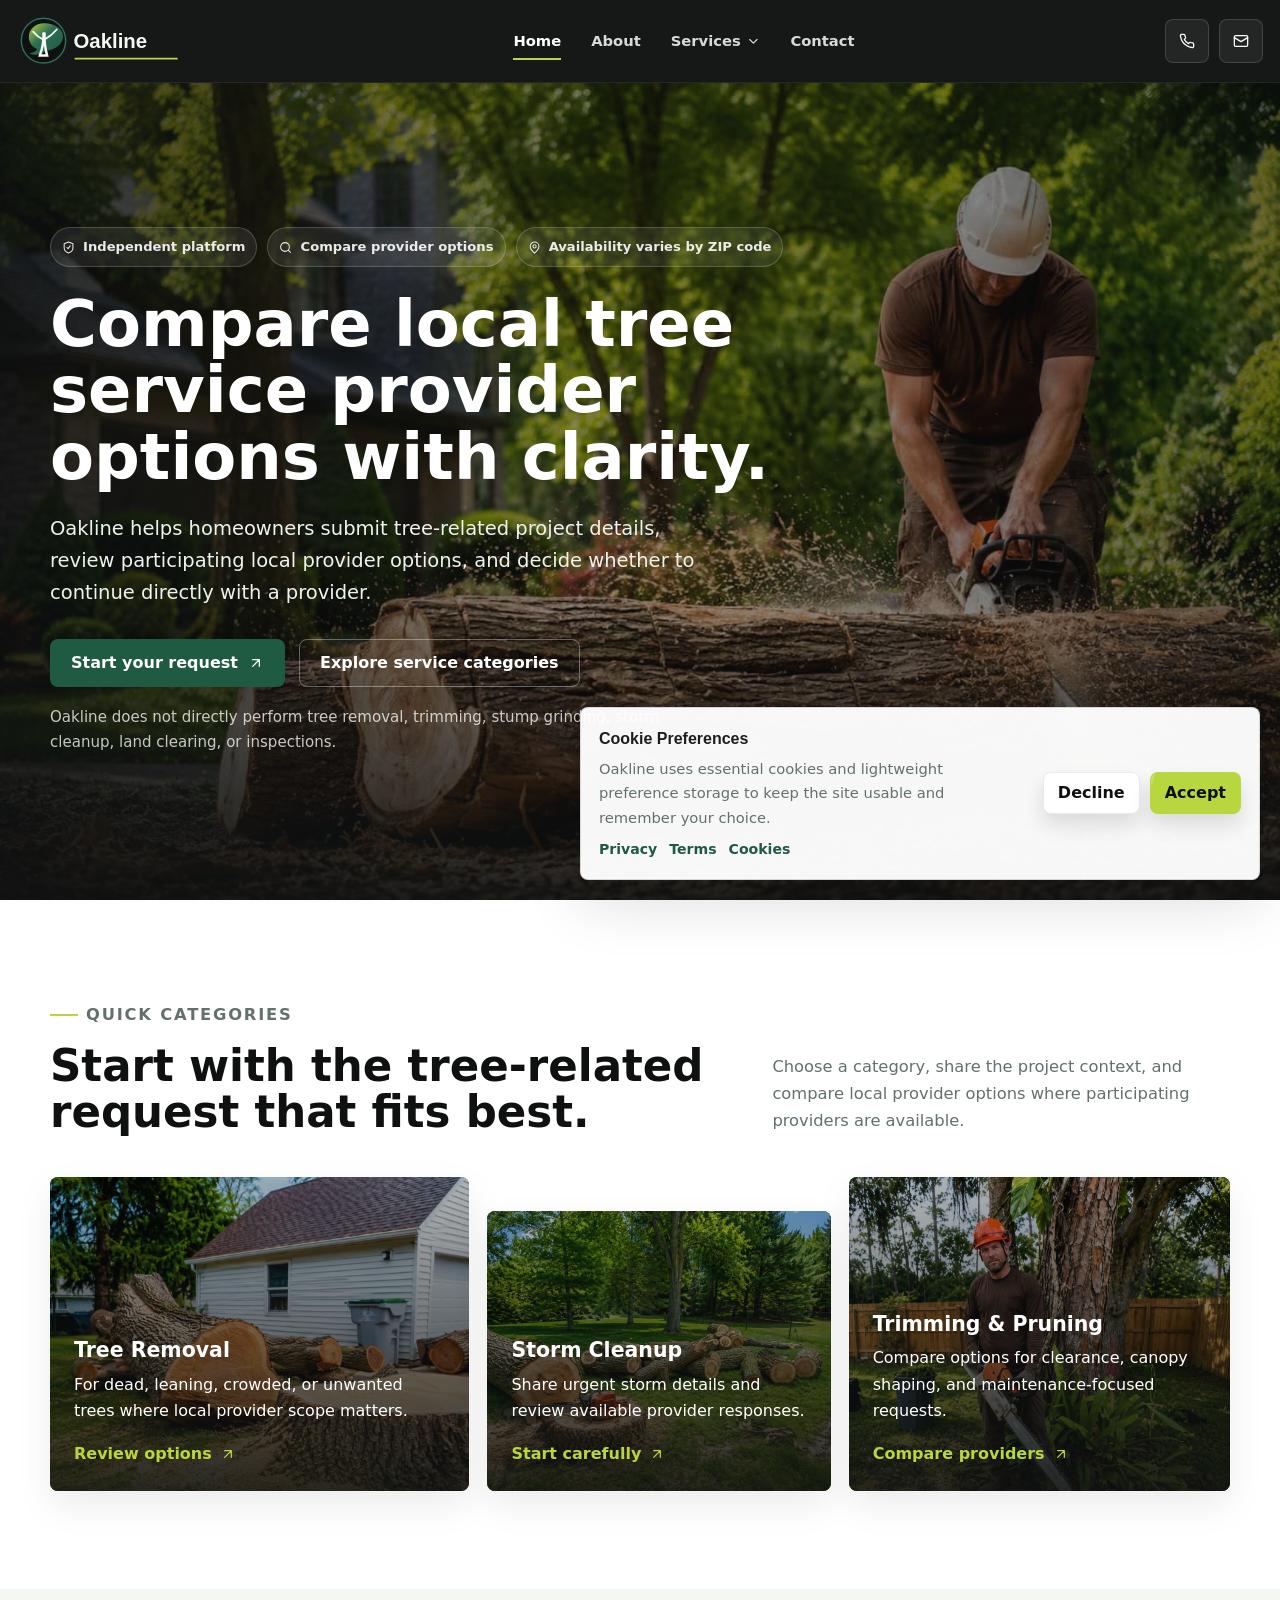
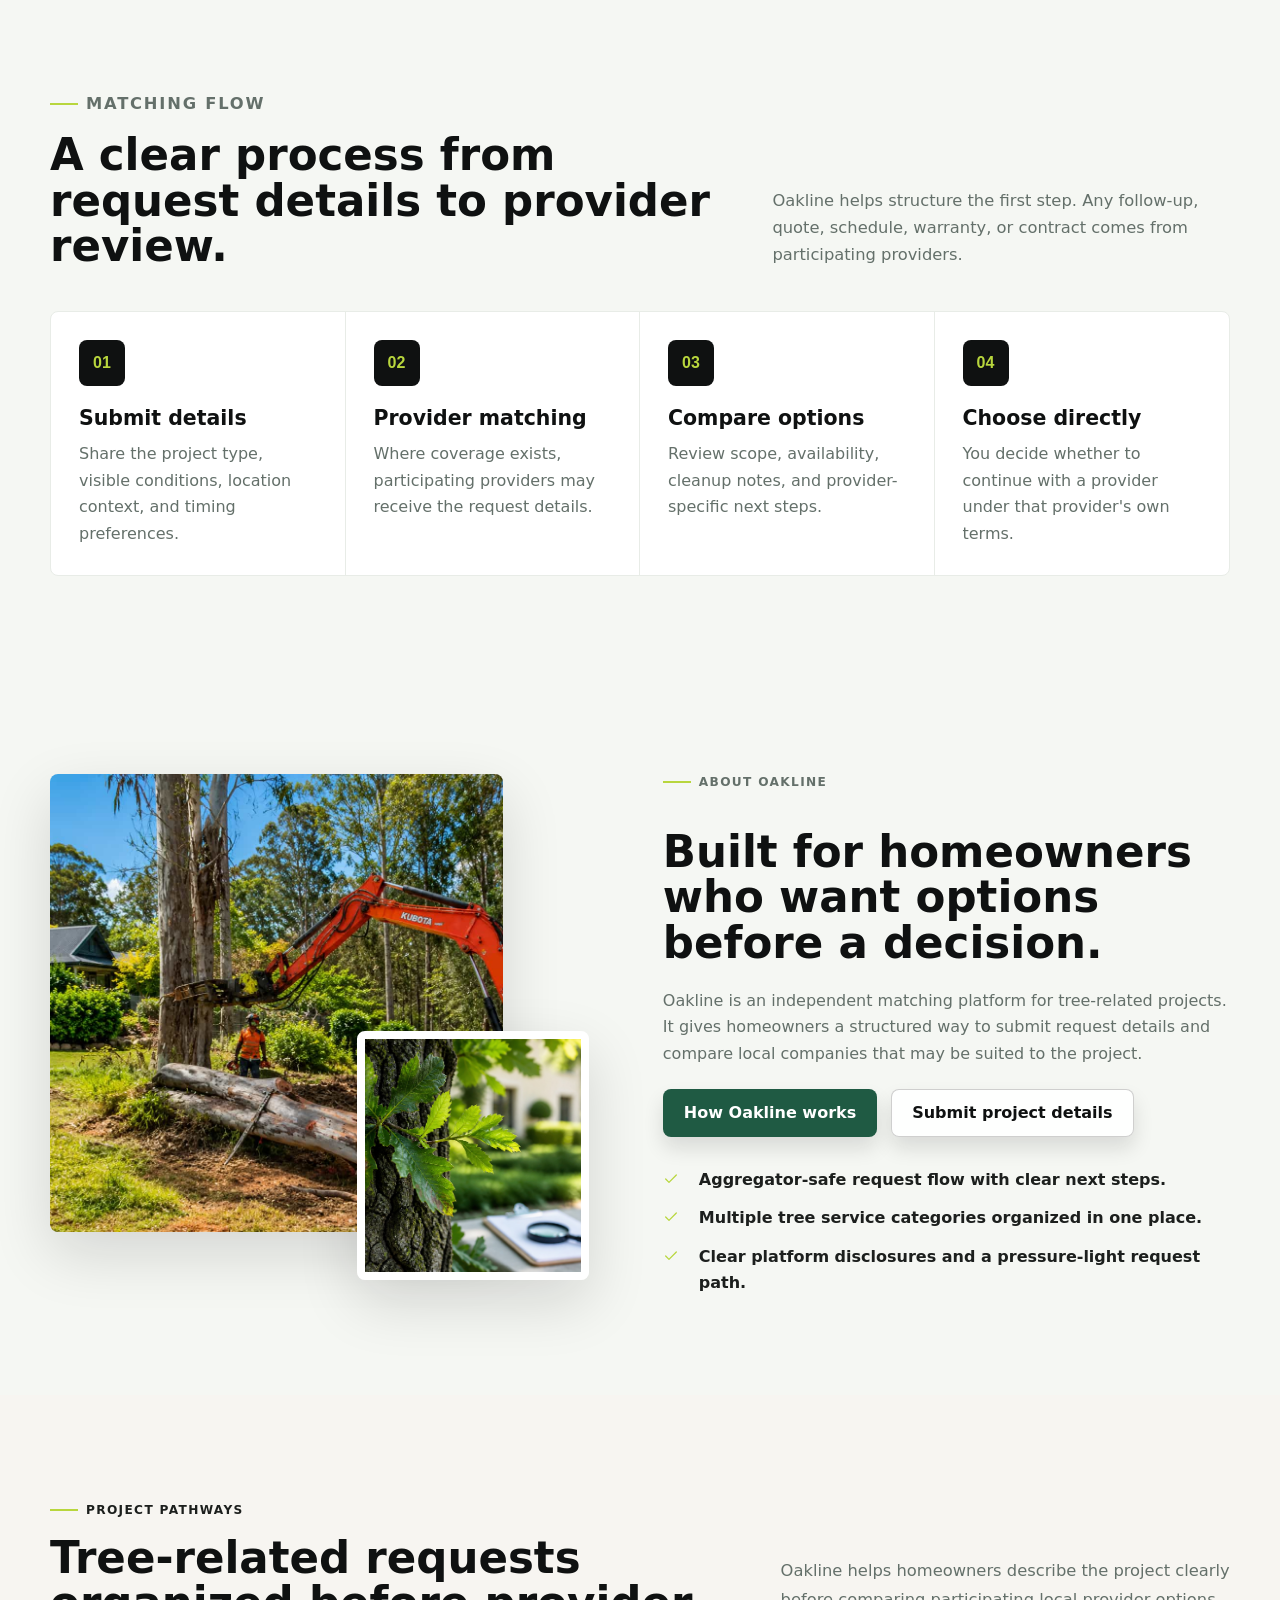
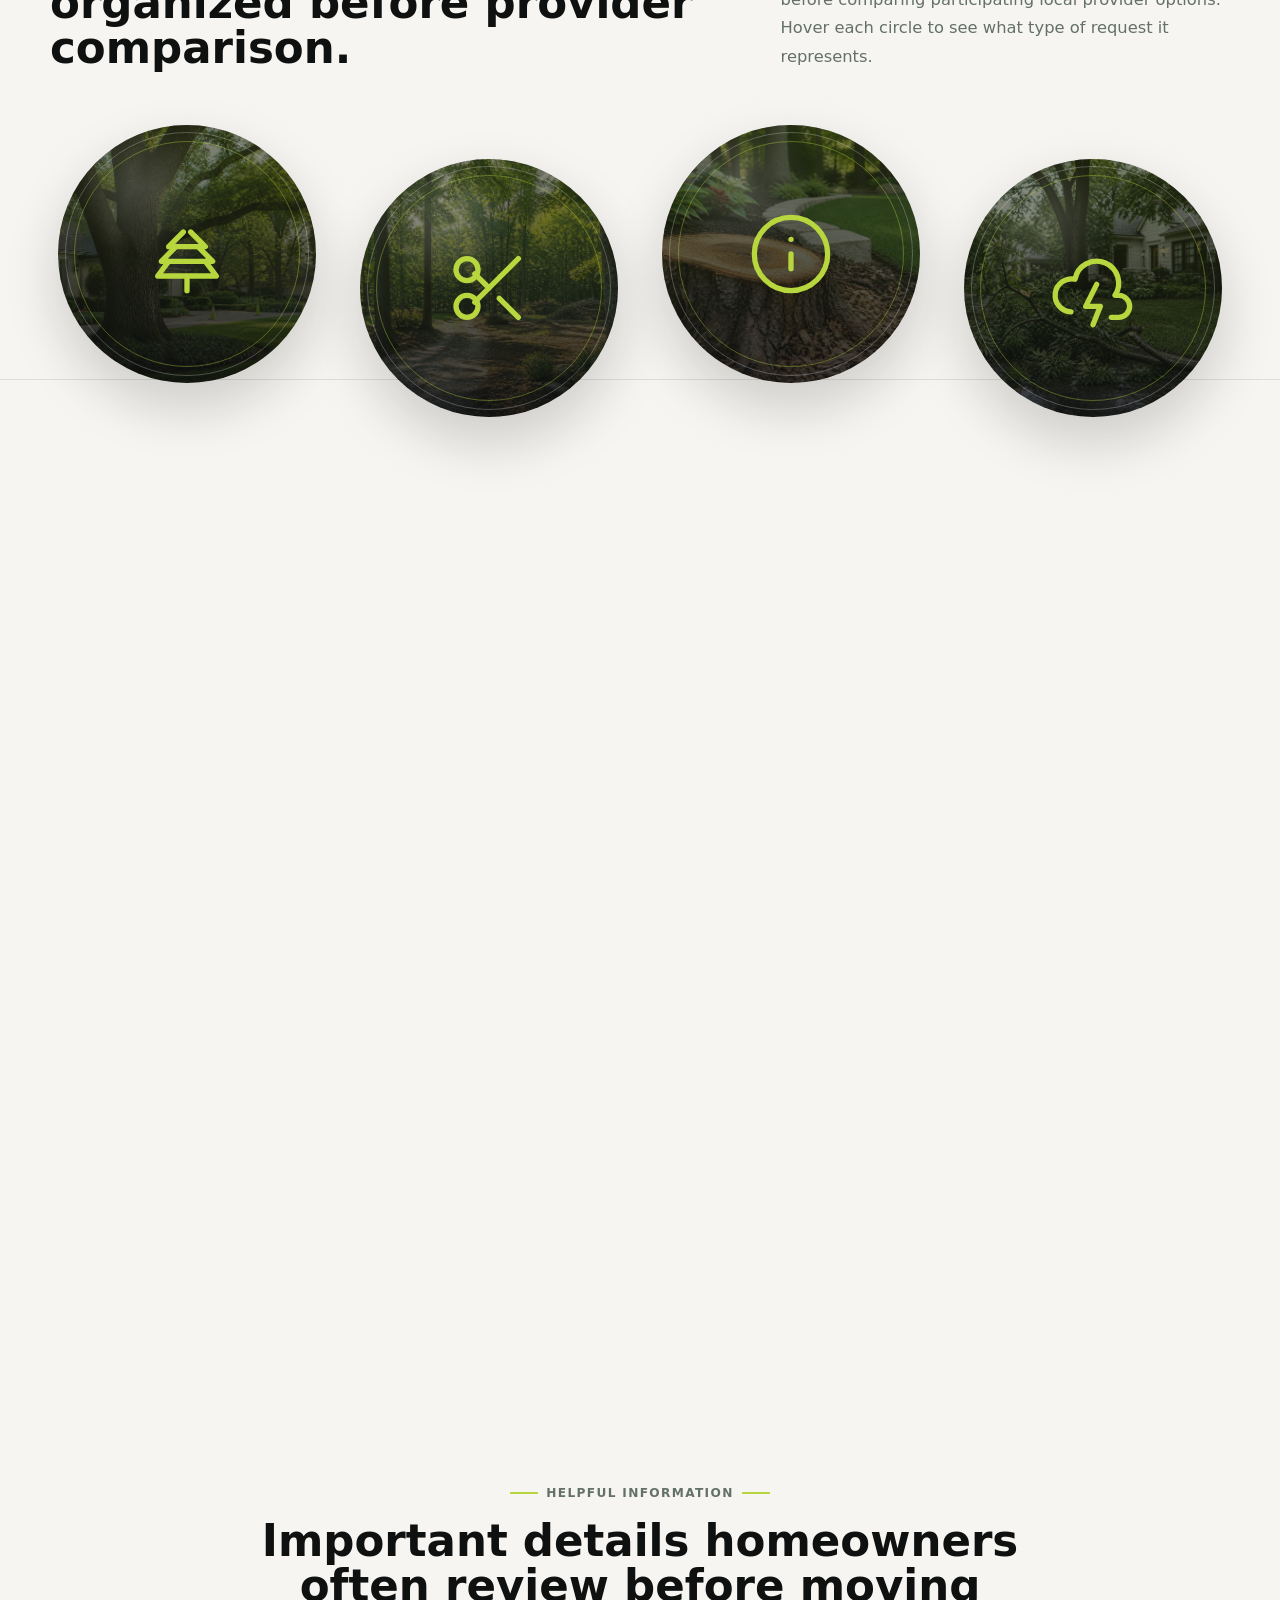
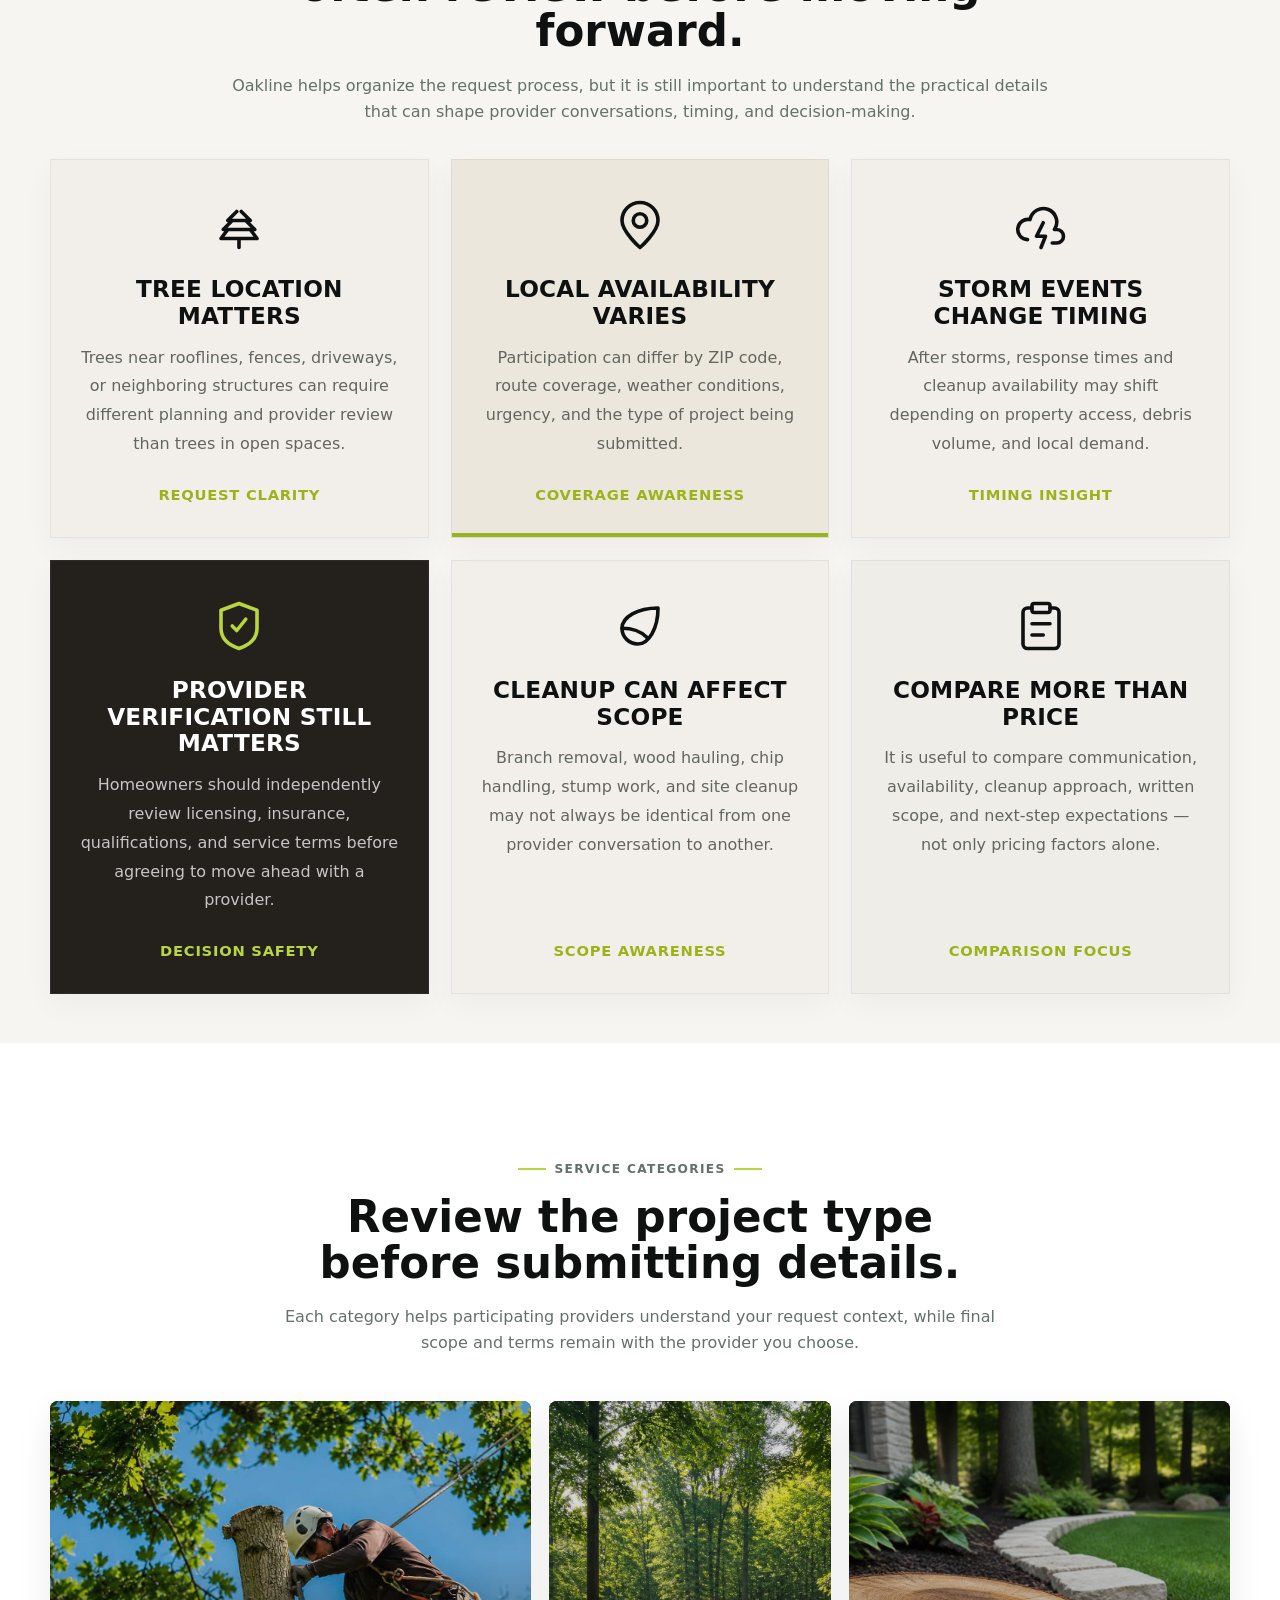
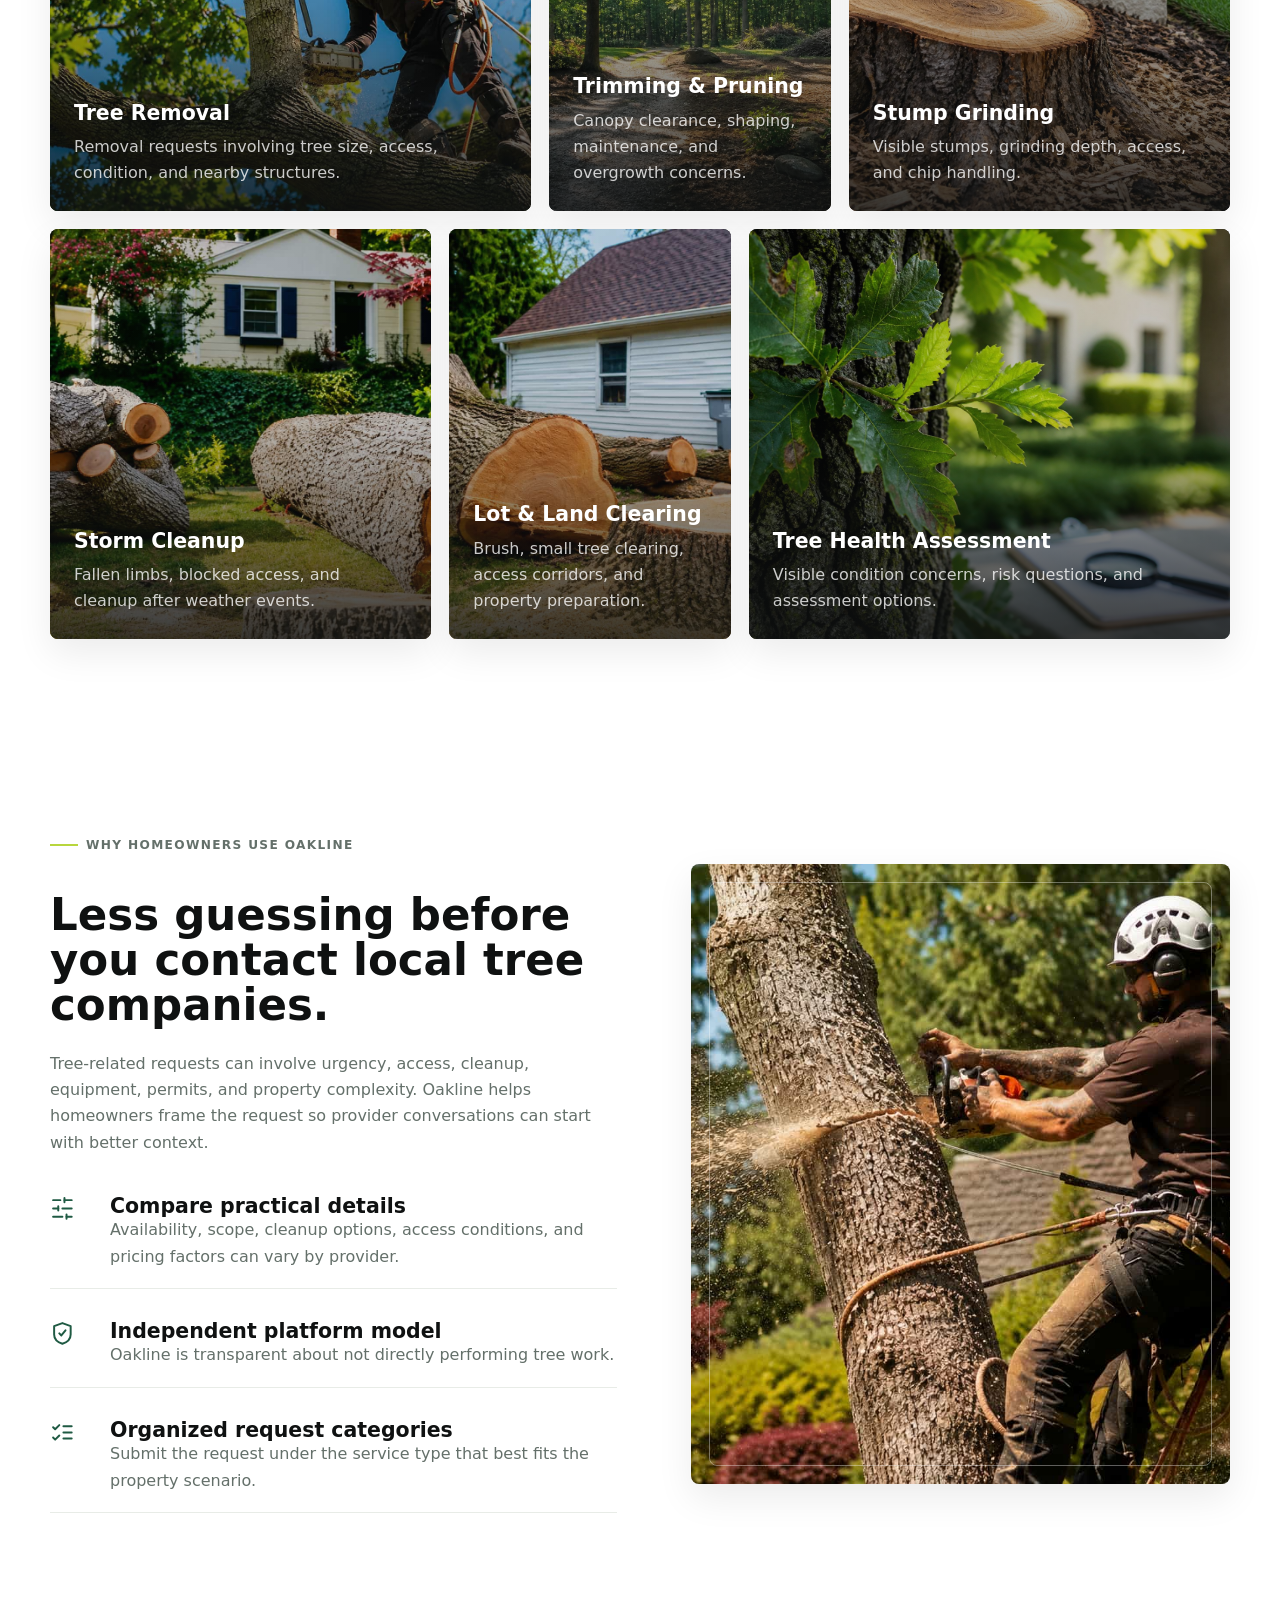
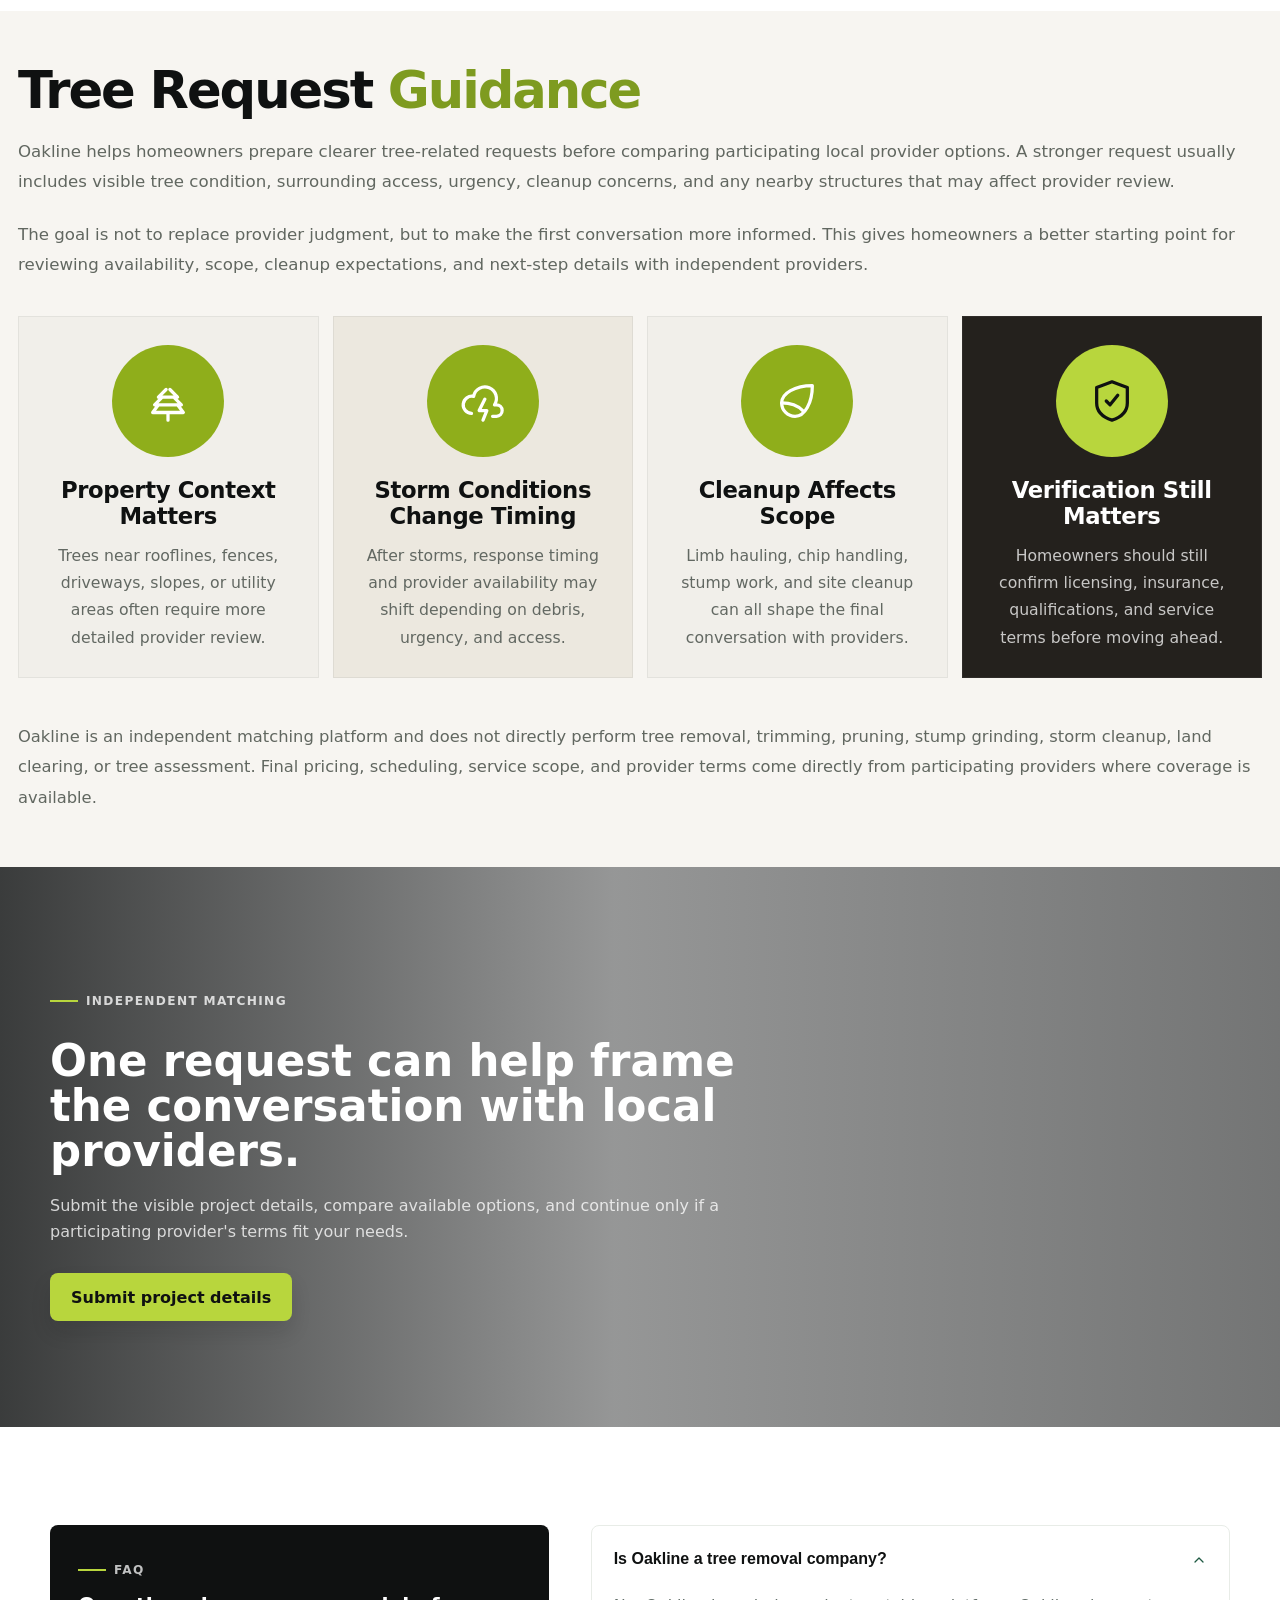
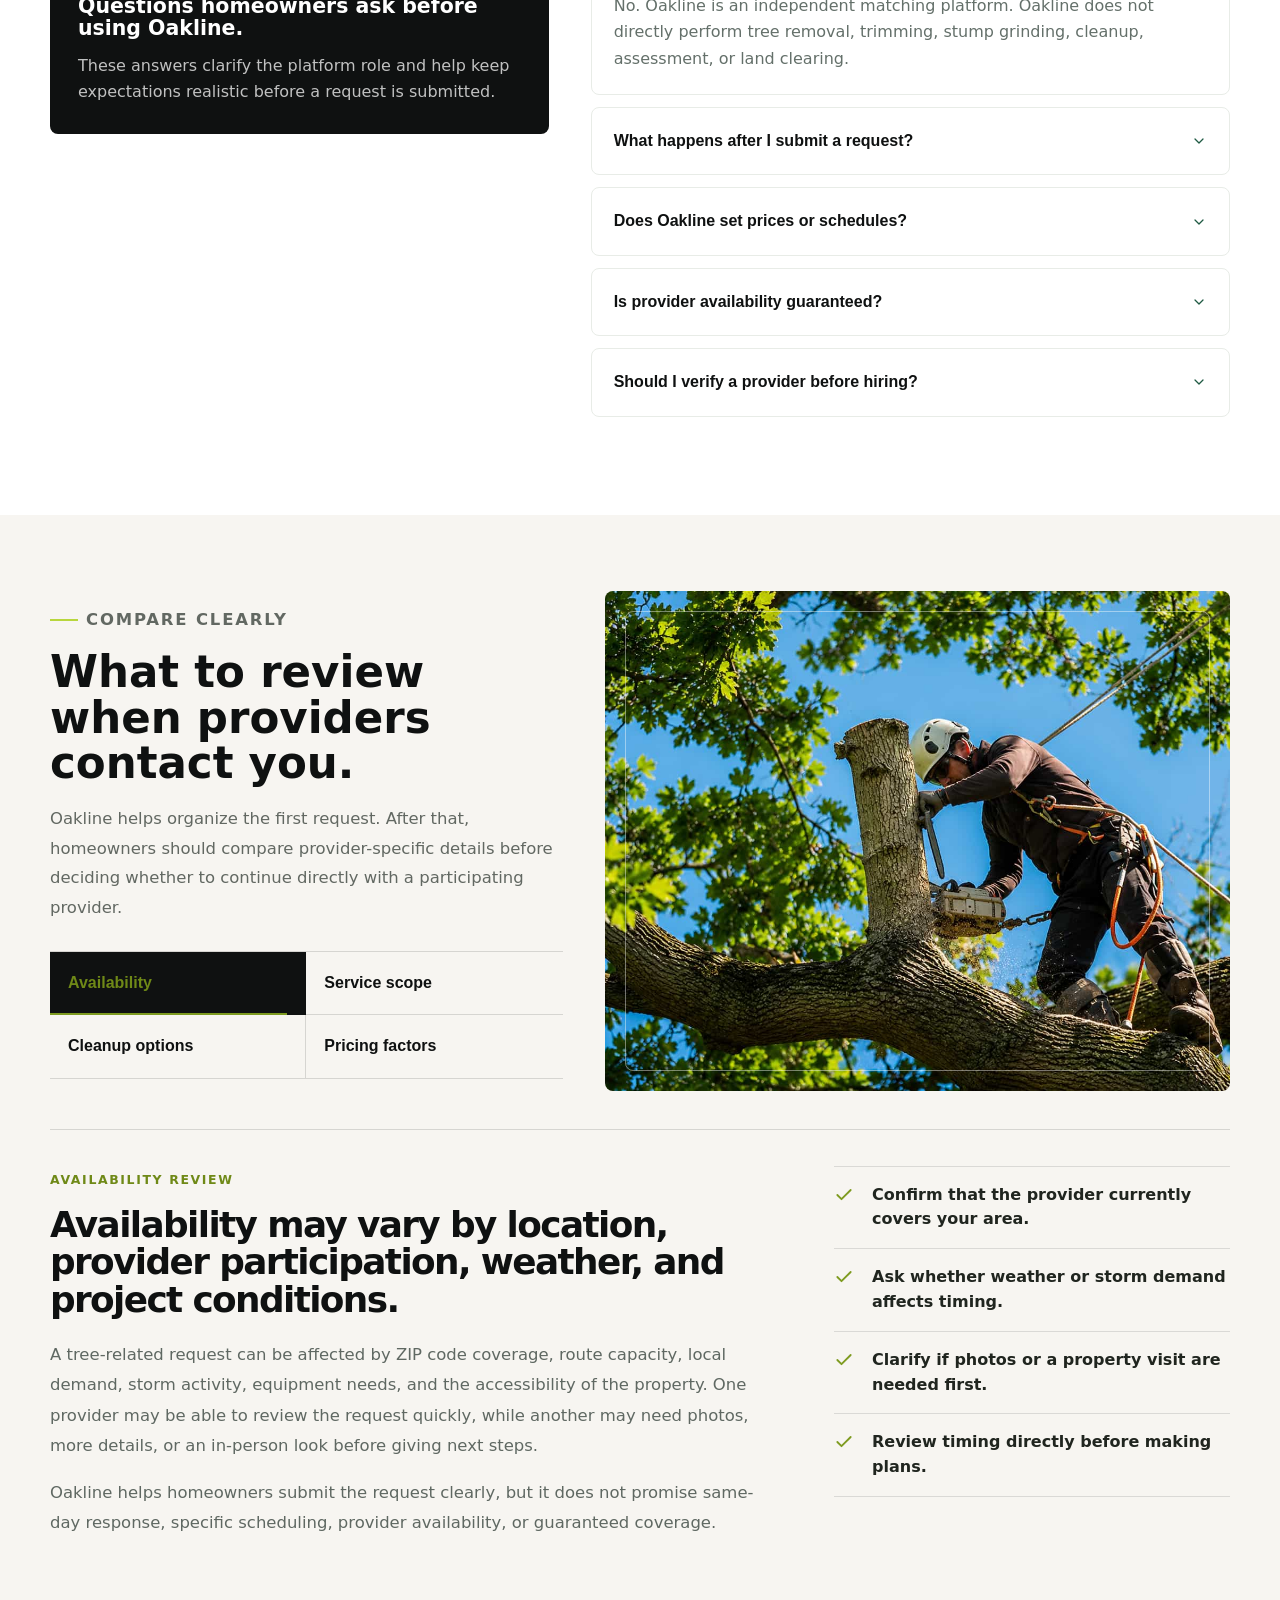
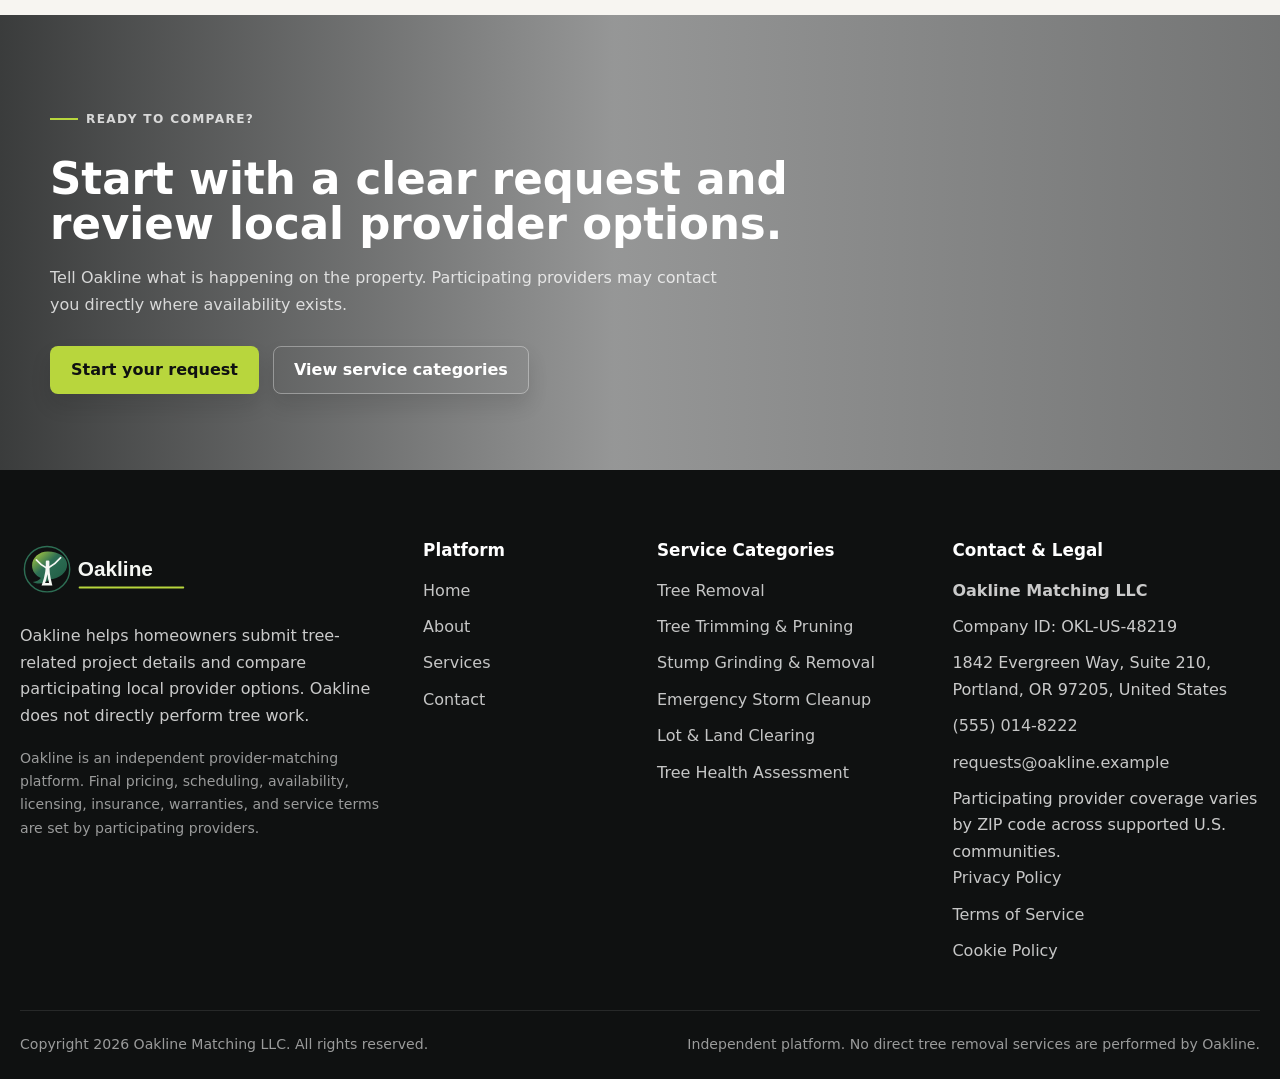
<file: index.html>
<!doctype html>
<html lang="en">

<head>
  <meta charset="utf-8">
  <meta name="viewport" content="width=device-width, initial-scale=1">
  <meta name="description"
    content="Oakline is an independent tree removal matching platform helping homeowners submit project details and compare participating local provider options.">
  <title>Oakline | Independent Tree Removal Matching Platform</title>
  <link rel="icon" href="assets/images/favicon.svg" type="image/svg+xml">
  <link rel="stylesheet" href="assets/css/global.css">
  <link rel="stylesheet" href="assets/css/home.css">
  <link rel="stylesheet" href="https://cdn.jsdelivr.net/npm/swiper@11/swiper-bundle.min.css">
  <script defer src="assets/js/config.js"></script>
  <script defer src="assets/js/global.js"></script>
  <script defer src="https://cdn.jsdelivr.net/npm/swiper@11/swiper-bundle.min.js"></script>
  <script defer src="assets/js/home.js"></script>
</head>

<body data-page="home">
  <a class="skip-link" href="#main">Skip to content</a>
  <div data-site-header></div>

  <main id="main">
    <section class="hero hero-home">
      <div class="hero-content">
        <div class="hero-copy" data-aos="fade-up">
          <div class="hero-badges" aria-label="Platform highlights">
            <span class="chip"><span data-lucide="shield-check"></span> Independent platform</span>
            <span class="chip"><span data-lucide="search"></span> Compare provider options</span>
            <span class="chip"><span data-lucide="map-pin"></span> Availability varies by ZIP code</span>
          </div>
          <h1>Compare local tree service provider options with clarity.</h1>
          <p class="lead">Oakline helps homeowners submit tree-related project details, review participating local
            provider options, and decide whether to continue directly with a provider.</p>
          <div class="btn-row">
            <a class="btn btn-primary" href="contact.html">Start your request <span
                data-lucide="arrow-up-right"></span></a>
            <a class="btn btn-ghost-dark" href="all-services.html">Explore service categories</a>
          </div>
          <p class="clarifier">Oakline does not directly perform tree removal, trimming, stump grinding, storm cleanup,
            land clearing, or inspections.</p>
        </div>
      </div>
    </section>

    <section class="section" aria-labelledby="quick-categories">
      <div class="container">
        <div class="section-heading">
          <div>
            <p class="eyebrow">Quick categories</p>
            <h2 id="quick-categories">Start with the tree-related request that fits best.</h2>
          </div>
          <p>Choose a category, share the project context, and compare local provider options where participating
            providers are available.</p>
        </div>
        <div class="category-row">
          <a class="category-card" href="tree-removal.html" data-aos="fade-up">
            <img src="assets/images/card-2.jpg" alt="Large residential tree near a home" loading="lazy">
            <span class="category-card-content">
              <h3>Tree Removal</h3>
              <p>For dead, leaning, crowded, or unwanted trees where local provider scope matters.</p>
              <span class="text-link">Review options <span data-lucide="arrow-up-right"></span></span>
            </span>
          </a>
          <a class="category-card" href="emergency-storm-cleanup.html" data-aos="fade-up">
            <img src="assets/images/card-1.jpg" alt="Fallen branch after a storm" loading="lazy">
            <span class="category-card-content">
              <h3>Storm Cleanup</h3>
              <p>Share urgent storm details and review available provider responses.</p>
              <span class="text-link">Start carefully <span data-lucide="arrow-up-right"></span></span>
            </span>
          </a>
          <a class="category-card" href="tree-trimming-pruning.html" data-aos="fade-up">
            <img src="assets/images/card-5.jpg" alt="Mature tree canopy needing pruning review" loading="lazy">
            <span class="category-card-content">
              <h3>Trimming & Pruning</h3>
              <p>Compare options for clearance, canopy shaping, and maintenance-focused requests.</p>
              <span class="text-link">Compare providers <span data-lucide="arrow-up-right"></span></span>
            </span>
          </a>
        </div>
      </div>
    </section>

    <section class="section section-soft" aria-labelledby="matching-works">
      <div class="container">
        <div class="section-heading">
          <div>
            <p class="eyebrow">Matching flow</p>
            <h2 id="matching-works">A clear process from request details to provider review.</h2>
          </div>
          <p>Oakline helps structure the first step. Any follow-up, quote, schedule, warranty, or contract comes from
            participating providers.</p>
        </div>
        <div class="process-line" data-aos="fade-up">
          <article class="process-step"><span>01</span>
            <h3>Submit details</h3>
            <p>Share the project type, visible conditions, location context, and timing preferences.</p>
          </article>
          <article class="process-step"><span>02</span>
            <h3>Provider matching</h3>
            <p>Where coverage exists, participating providers may receive the request details.</p>
          </article>
          <article class="process-step"><span>03</span>
            <h3>Compare options</h3>
            <p>Review scope, availability, cleanup notes, and provider-specific next steps.</p>
          </article>
          <article class="process-step"><span>04</span>
            <h3>Choose directly</h3>
            <p>You decide whether to continue with a provider under that provider's own terms.</p>
          </article>
        </div>
      </div>
    </section>

    <section class="section section-soft" aria-labelledby="platform-intro">
      <div class="container split">
        <div class="photo-stack" data-aos="fade-right">
          <div class="photo-main"><img src="assets/images/hero-about.jpg"
              alt="Premium residential landscape with mature trees" loading="lazy"></div>
          <div class="photo-small"><img src="assets/images/service-6.jpg" alt="Close-up of tree leaves and bark"
              loading="lazy"></div>
        </div>
        <div class="content-stack" data-aos="fade-left">
          <p class="eyebrow">About Oakline</p>
          <h2 id="platform-intro">Built for homeowners who want options before a decision.</h2>
          <p>Oakline is an independent matching platform for tree-related projects. It gives homeowners a structured way
            to submit request details and compare local companies that may be suited to the project.</p>
          <div class="btn-row">
            <a class="btn btn-primary" href="about.html">How Oakline works</a>
            <a class="btn btn-ghost" href="contact.html">Submit project details</a>
          </div>
          <ul class="feature-list">
            <li><span data-lucide="check"></span><span>Aggregator-safe request flow with clear next steps.</span></li>
            <li><span data-lucide="check"></span><span>Multiple tree service categories organized in one place.</span>
            </li>
            <li><span data-lucide="check"></span><span>Clear platform disclosures and a pressure-light request
                path.</span></li>
          </ul>
        </div>
      </div>
    </section>

    <section class="section oakline-circle-showcase" aria-labelledby="oakline-circle-showcase-title">
      <div class="container">
        <div class="circle-showcase-head">
          <div>
            <p class="eyebrow">Project pathways</p>
            <h2 id="oakline-circle-showcase-title">
              Tree-related requests organized before provider comparison.
            </h2>
          </div>
    
          <p>
            Oakline helps homeowners describe the project clearly before comparing participating local provider options.
            Hover each circle to see what type of request it represents.
          </p>
        </div>
    
        <div class="circle-showcase-grid">
          <a class="circle-showcase-item" href="tree-removal.html" style="--circle-img: url('../images/service-1.jpg');">
            <span class="circle-ring"></span>
    
            <span class="circle-icon">
              <span data-lucide="tree-pine"></span>
            </span>
    
            <span class="circle-text">
              <strong>Tree Removal</strong>
              <small>For dead, leaning, crowded, damaged, or unwanted trees near property areas.</small>
            </span>
          </a>
    
          <a class="circle-showcase-item" href="tree-trimming-pruning.html"
            style="--circle-img: url('../images/service-5.jpg');">
            <span class="circle-ring"></span>
    
            <span class="circle-icon">
              <span data-lucide="scissors"></span>
            </span>
    
            <span class="circle-text">
              <strong>Trimming &amp; Pruning</strong>
              <small>For canopy shaping, branch clearance, roofline concerns, and overgrowth control.</small>
            </span>
          </a>
    
          <a class="circle-showcase-item" href="stump-grinding-removal.html"
            style="--circle-img: url('../images/service-3.jpg');">
            <span class="circle-ring"></span>
    
            <span class="circle-icon">
              <span data-lucide="shovel"></span>
            </span>
    
            <span class="circle-text">
              <strong>Stump Grinding</strong>
              <small>For visible stumps affecting mowing, planting, access, or overall yard use.</small>
            </span>
          </a>
    
          <a class="circle-showcase-item" href="emergency-storm-cleanup.html"
            style="--circle-img: url('../images/service-4.jpg');">
            <span class="circle-ring"></span>
    
            <span class="circle-icon">
              <span data-lucide="cloud-lightning"></span>
            </span>
    
            <span class="circle-text">
              <strong>Storm Cleanup</strong>
              <small>For fallen limbs, blocked access, debris, and urgent weather-related property concerns.</small>
            </span>
          </a>
        </div>
      </div>
    </section>

    <section class="section section-soft oakline-testimonials" aria-labelledby="oakline-testimonials-title">
      <div class="container testimonials-layout">
        <div class="testimonials-media" data-aos="fade-right">
          <div class="testimonials-photo photo-large">
            <img src="assets/images/service-1.jpg" alt="Tree service truck near a residential property" loading="lazy">
          </div>
          <div class="testimonials-photo photo-small">
            <img src="assets/images/hero-about.jpg" alt="Residential yard with mature trees" loading="lazy">
          </div>
        </div>
    
        <div class="testimonials-content" data-aos="fade-left">
          <p class="eyebrow">Homeowner feedback</p>
          <h2 id="oakline-testimonials-title">What homeowners say about the Oakline request experience.</h2>
          <p class="testimonials-intro">
            Feedback should reflect real homeowner experiences with submitting request details, understanding provider
            options,
            and comparing next steps more clearly.
          </p>
    
          <div class="swiper oakline-testimonials-swiper">
            <div class="swiper-wrapper">
              <div class="swiper-slide">
                <article class="testimonial-card">
                  <div class="testimonial-stars" aria-label="5 out of 5">
                    <span data-lucide="star"></span>
                    <span data-lucide="star"></span>
                    <span data-lucide="star"></span>
                    <span data-lucide="star"></span>
                    <span data-lucide="star"></span>
                  </div>
    
                  <blockquote>
                    “The form helped us explain that the tree was close to the roof and fence line. That made the follow-up
                    conversation
                    with providers much more direct and easier to compare.”
                  </blockquote>
    
                  <div class="testimonial-author">
                    <strong>Homeowner in a residential neighborhood</strong>
                    <span>Tree removal request</span>
                  </div>
                </article>
              </div>
    
              <div class="swiper-slide">
                <article class="testimonial-card">
                  <div class="testimonial-stars" aria-label="5 out of 5">
                    <span data-lucide="star"></span>
                    <span data-lucide="star"></span>
                    <span data-lucide="star"></span>
                    <span data-lucide="star"></span>
                    <span data-lucide="star"></span>
                  </div>
    
                  <blockquote>
                    “We used Oakline after storm debris fell across part of the driveway. The request flow made it easier to
                    describe urgency,
                    cleanup concerns, and access details before providers reached out.”
                  </blockquote>
    
                  <div class="testimonial-author">
                    <strong>Property owner after a storm event</strong>
                    <span>Storm cleanup request</span>
                  </div>
                </article>
              </div>
    
              <div class="swiper-slide">
                <article class="testimonial-card">
                  <div class="testimonial-stars" aria-label="5 out of 5">
                    <span data-lucide="star"></span>
                    <span data-lucide="star"></span>
                    <span data-lucide="star"></span>
                    <span data-lucide="star"></span>
                    <span data-lucide="star"></span>
                  </div>
    
                  <blockquote>
                    “What I liked most was the clarity. The platform made it obvious that Oakline is a matching service, not
                    the company doing
                    the work, which helped set expectations from the start.”
                  </blockquote>
    
                  <div class="testimonial-author">
                    <strong>Homeowner comparing local options</strong>
                    <span>Platform experience</span>
                  </div>
                </article>
              </div>
            </div>
    
            <div class="testimonials-controls">
              <div class="swiper-pagination oakline-testimonials-pagination"></div>
            </div>
          </div>
        </div>
      </div>
    </section>

    <section class="section oakline-info-grid" aria-labelledby="oakline-info-grid-title">
      <div class="container">
        <div class="center-heading oakline-info-grid-heading">
          <p class="eyebrow">Helpful information</p>
          <h2 id="oakline-info-grid-title">Important details homeowners often review before moving forward.</h2>
          <p>
            Oakline helps organize the request process, but it is still important to understand the practical details
            that can shape provider conversations, timing, and decision-making.
          </p>
        </div>
    
        <div class="oakline-info-cards">
          <article class="oakline-info-card">
            <div class="oakline-info-icon">
              <span data-lucide="tree-pine"></span>
            </div>
            <h3>Tree Location Matters</h3>
            <p>
              Trees near rooflines, fences, driveways, or neighboring structures can require different planning and
              provider review than trees in open spaces.
            </p>
            <span class="oakline-info-note">Request clarity</span>
          </article>
    
          <article class="oakline-info-card oakline-info-card--accent">
            <div class="oakline-info-icon">
              <span data-lucide="map-pin"></span>
            </div>
            <h3>Local Availability Varies</h3>
            <p>
              Participation can differ by ZIP code, route coverage, weather conditions, urgency, and the type of
              project being submitted.
            </p>
            <span class="oakline-info-note">Coverage awareness</span>
          </article>
    
          <article class="oakline-info-card">
            <div class="oakline-info-icon">
              <span data-lucide="cloud-lightning"></span>
            </div>
            <h3>Storm Events Change Timing</h3>
            <p>
              After storms, response times and cleanup availability may shift depending on property access, debris
              volume, and local demand.
            </p>
            <span class="oakline-info-note">Timing insight</span>
          </article>
    
          <article class="oakline-info-card oakline-info-card--dark">
            <div class="oakline-info-icon">
              <span data-lucide="shield-check"></span>
            </div>
            <h3>Provider Verification Still Matters</h3>
            <p>
              Homeowners should independently review licensing, insurance, qualifications, and service terms before
              agreeing to move ahead with a provider.
            </p>
            <span class="oakline-info-note">Decision safety</span>
          </article>
    
          <article class="oakline-info-card">
            <div class="oakline-info-icon">
              <span data-lucide="leaf"></span>
            </div>
            <h3>Cleanup Can Affect Scope</h3>
            <p>
              Branch removal, wood hauling, chip handling, stump work, and site cleanup may not always be identical
              from one provider conversation to another.
            </p>
            <span class="oakline-info-note">Scope awareness</span>
          </article>
    
          <article class="oakline-info-card oakline-info-card--accent-soft">
            <div class="oakline-info-icon">
              <span data-lucide="clipboard-list"></span>
            </div>
            <h3>Compare More Than Price</h3>
            <p>
              It is useful to compare communication, availability, cleanup approach, written scope, and next-step
              expectations — not only pricing factors alone.
            </p>
            <span class="oakline-info-note">Comparison focus</span>
          </article>
        </div>
      </div>
    </section>


    <section class="section" aria-labelledby="service-preview">
      <div class="container">
        <div class="center-heading">
          <p class="eyebrow">Service categories</p>
          <h2 id="service-preview">Review the project type before submitting details.</h2>
          <p>Each category helps participating providers understand your request context, while final scope and terms
            remain with the provider you choose.</p>
        </div>
        <div class="service-preview-grid">
          <a class="service-card" href="tree-removal.html" data-aos="zoom-in">
            <img src="assets/images/hero-contact.jpg" alt="Tree removal project setting" loading="lazy">
            <span class="service-card-content">
              <h3>Tree Removal</h3>
              <p>Removal requests involving tree size, access, condition, and nearby structures.</p>
            </span>
          </a>
          <a class="service-card" href="tree-trimming-pruning.html" data-aos="zoom-in">
            <img src="assets/images/service-5.jpg" alt="Tree trimming canopy" loading="lazy">
            <span class="service-card-content">
              <h3>Trimming & Pruning</h3>
              <p>Canopy clearance, shaping, maintenance, and overgrowth concerns.</p>
            </span>
          </a>
          <a class="service-card" href="stump-grinding-removal.html" data-aos="zoom-in">
            <img src="assets/images/service-3.jpg" alt="Tree stump in a clean lawn" loading="lazy">
            <span class="service-card-content">
              <h3>Stump Grinding</h3>
              <p>Visible stumps, grinding depth, access, and chip handling.</p>
            </span>
          </a>
          <a class="service-card" href="emergency-storm-cleanup.html" data-aos="zoom-in">
            <img src="assets/images/card-3.jpg" alt="Storm damaged branch in a yard" loading="lazy">
            <span class="service-card-content">
              <h3>Storm Cleanup</h3>
              <p>Fallen limbs, blocked access, and cleanup after weather events.</p>
            </span>
          </a>
          <a class="service-card" href="lot-land-clearing.html" data-aos="zoom-in">
            <img src="assets/images/card-2.jpg" alt="Wooded lot clearing path" loading="lazy">
            <span class="service-card-content">
              <h3>Lot & Land Clearing</h3>
              <p>Brush, small tree clearing, access corridors, and property preparation.</p>
            </span>
          </a>
          <a class="service-card" href="tree-health-assessment.html" data-aos="zoom-in">
            <img src="assets/images/service-6.jpg" alt="Tree leaf and bark condition close-up" loading="lazy">
            <span class="service-card-content">
              <h3>Tree Health Assessment</h3>
              <p>Visible condition concerns, risk questions, and assessment options.</p>
            </span>
          </a>
        </div>
      </div>
    </section>

    <section class="section" aria-labelledby="why-oakline">
      <div class="container split reverse">
        <div class="content-stack" data-aos="fade-right">
          <p class="eyebrow">Why homeowners use Oakline</p>
          <h2 id="why-oakline">Less guessing before you contact local tree companies.</h2>
          <p>Tree-related requests can involve urgency, access, cleanup, equipment, permits, and property complexity.
            Oakline helps homeowners frame the request so provider conversations can start with better context.</p>
          <div class="trust-panel">
            <div class="trust-row"><span data-lucide="sliders-horizontal"></span>
              <div>
                <h3>Compare practical details</h3>
                <p>Availability, scope, cleanup options, access conditions, and pricing factors can vary by provider.
                </p>
              </div>
            </div>
            <div class="trust-row"><span data-lucide="shield-check"></span>
              <div>
                <h3>Independent platform model</h3>
                <p>Oakline is transparent about not directly performing tree work.</p>
              </div>
            </div>
            <div class="trust-row"><span data-lucide="list-check"></span>
              <div>
                <h3>Organized request categories</h3>
                <p>Submit the request under the service type that best fits the property scenario.</p>
              </div>
            </div>
          </div>
        </div>
        <div class="image-frame" data-aos="fade-left">
          <img src="assets/images/hero-services.jpg" alt="Residential property with mature trees and clear access"
            loading="lazy">
        </div>
      </div>
    </section>

    <section class="section oakline-wide-info" aria-labelledby="oakline-wide-info-title">
      <div class="oakline-wide-shell">
        <div class="oakline-wide-info__top">
          <h2 id="oakline-wide-info-title">
            Tree Request <span>Guidance</span>
          </h2>
    
          <p>
            Oakline helps homeowners prepare clearer tree-related requests before comparing participating local provider
            options. A stronger request usually includes visible tree condition, surrounding access, urgency, cleanup
            concerns, and any nearby structures that may affect provider review.
          </p>
    
          <p>
            The goal is not to replace provider judgment, but to make the first conversation more informed. This gives
            homeowners a better starting point for reviewing availability, scope, cleanup expectations, and next-step
            details with independent providers.
          </p>
        </div>
    
        <div class="oakline-wide-info__features">
          <article class="oakline-wide-feature">
            <div class="oakline-wide-feature__icon">
              <span data-lucide="tree-pine"></span>
            </div>
            <h3>Property Context Matters</h3>
            <p>
              Trees near rooflines, fences, driveways, slopes, or utility areas often require more detailed provider review.
            </p>
          </article>
    
          <article class="oakline-wide-feature oakline-wide-feature--accent">
            <div class="oakline-wide-feature__icon">
              <span data-lucide="cloud-lightning"></span>
            </div>
            <h3>Storm Conditions Change Timing</h3>
            <p>
              After storms, response timing and provider availability may shift depending on debris, urgency, and access.
            </p>
          </article>
    
          <article class="oakline-wide-feature">
            <div class="oakline-wide-feature__icon">
              <span data-lucide="leaf"></span>
            </div>
            <h3>Cleanup Affects Scope</h3>
            <p>
              Limb hauling, chip handling, stump work, and site cleanup can all shape the final conversation with providers.
            </p>
          </article>
    
          <article class="oakline-wide-feature oakline-wide-feature--dark">
            <div class="oakline-wide-feature__icon">
              <span data-lucide="shield-check"></span>
            </div>
            <h3>Verification Still Matters</h3>
            <p>
              Homeowners should still confirm licensing, insurance, qualifications, and service terms before moving ahead.
            </p>
          </article>
        </div>
    
        <div class="oakline-wide-info__bottom">
          <p>
            Oakline is an independent matching platform and does not directly perform tree removal, trimming, pruning,
            stump grinding, storm cleanup, land clearing, or tree assessment. Final pricing, scheduling, service scope,
            and provider terms come directly from participating providers where coverage is available.
          </p>
        </div>
      </div>
    </section>

    <section class="parallax-band" aria-labelledby="visual-break">
      <div class="container" data-aos="fade-up">
        <p class="eyebrow">Independent matching</p>
        <h2 id="visual-break">One request can help frame the conversation with local providers.</h2>
        <p>Submit the visible project details, compare available options, and continue only if a participating
          provider's terms fit your needs.</p>
        <a class="btn btn-accent" href="contact.html">Submit project details</a>
      </div>
    </section>

    

    <section class="section" aria-labelledby="home-faq-title">
      <div class="container faq-layout">
        <aside class="faq-aside">
          <div data-aos="fade-right">
            <p class="eyebrow">FAQ</p>
            <h3 id="home-faq-title">Questions homeowners ask before using Oakline.</h3>
            <p>These answers clarify the platform role and help keep expectations realistic before a request is
              submitted.</p>
          </div>
        </aside>
        <div class="accordion faq-accordion" id="home-faq" data-accordion data-aos="fade-left">
          <article class="accordion-item"><button class="accordion-trigger" type="button" aria-expanded="false"
              data-accordion-trigger>Is Oakline a tree removal company?<span data-lucide="chevron-down"></span></button>
            <div class="accordion-panel">
              <p>No. Oakline is an independent matching platform. Oakline does not directly perform tree removal,
                trimming, stump grinding, cleanup, assessment, or land clearing.</p>
            </div>
          </article>
          <article class="accordion-item"><button class="accordion-trigger" type="button" aria-expanded="false"
              data-accordion-trigger>What happens after I submit a request?<span
                data-lucide="chevron-down"></span></button>
            <div class="accordion-panel">
              <p>Your details may be routed to participating local providers where coverage is available. Providers may
                contact you directly regarding scope, availability, pricing, and next steps.</p>
            </div>
          </article>
          <article class="accordion-item"><button class="accordion-trigger" type="button" aria-expanded="false"
              data-accordion-trigger>Does Oakline set prices or schedules?<span
                data-lucide="chevron-down"></span></button>
            <div class="accordion-panel">
              <p>No. Final pricing, scheduling, service scope, warranties, licensing, insurance, and terms come from
                participating providers.</p>
            </div>
          </article>
          <article class="accordion-item"><button class="accordion-trigger" type="button" aria-expanded="false"
              data-accordion-trigger>Is provider availability guaranteed?<span
                data-lucide="chevron-down"></span></button>
            <div class="accordion-panel">
              <p>No. Availability may vary by location, provider participation, weather, project complexity, and timing.
              </p>
            </div>
          </article>
          <article class="accordion-item"><button class="accordion-trigger" type="button" aria-expanded="false"
              data-accordion-trigger>Should I verify a provider before hiring?<span
                data-lucide="chevron-down"></span></button>
            <div class="accordion-panel">
              <p>Yes. Homeowners are responsible for verifying licensing, insurance, qualifications, permits, and
                service terms before hiring any provider.</p>
            </div>
          </article>
        </div>
      </div>
    </section>

        <section class="section section-soft review-clean" aria-labelledby="review-options">
          <div class="container review-clean__shell" data-tab-group>
            <div class="review-clean__top">
              <div class="review-clean__intro" data-aos="fade-right">
                <p class="eyebrow">Compare clearly</p>
                <h2 id="review-options">What to review when providers contact you.</h2>
                <p>
                  Oakline helps organize the first request. After that, homeowners should compare provider-specific details
                  before deciding whether to continue directly with a participating provider.
                </p>
        
                <div class="review-clean__tabs" role="tablist" aria-label="Provider comparison topics">
                  <button class="review-clean__tab tab-button" type="button" data-tab-target="availability">
                    Availability
                  </button>
                  <button class="review-clean__tab tab-button" type="button" data-tab-target="scope">
                    Service scope
                  </button>
                  <button class="review-clean__tab tab-button" type="button" data-tab-target="cleanup">
                    Cleanup options
                  </button>
                  <button class="review-clean__tab tab-button" type="button" data-tab-target="pricing">
                    Pricing factors
                  </button>
                </div>
              </div>
        
              <div class="review-clean__image image-frame" data-aos="fade-left">
                <img src="assets/images/hero-contact.jpg" alt="Outdoor request planning with tree view" loading="lazy">
              </div>
            </div>
        
            <div class="review-clean__panels" data-aos="fade-up">
              <div class="tab-panel" data-tab-panel="availability">
                <div class="review-clean__text">
                  <div class="review-clean__main">
                    <span class="review-clean__label">Availability review</span>
                    <h3>Availability may vary by location, provider participation, weather, and project conditions.</h3>
                    <p>
                      A tree-related request can be affected by ZIP code coverage, route capacity, local demand, storm activity,
                      equipment needs, and the accessibility of the property. One provider may be able to review the request
                      quickly, while another may need photos, more details, or an in-person look before giving next steps.
                    </p>
                    <p>
                      Oakline helps homeowners submit the request clearly, but it does not promise same-day response, specific
                      scheduling, provider availability, or guaranteed coverage.
                    </p>
                  </div>
        
                  <div class="review-clean__checks">
                    <div><span data-lucide="check"></span> Confirm that the provider currently covers your area.</div>
                    <div><span data-lucide="check"></span> Ask whether weather or storm demand affects timing.</div>
                    <div><span data-lucide="check"></span> Clarify if photos or a property visit are needed first.</div>
                    <div><span data-lucide="check"></span> Review timing directly before making plans.</div>
                  </div>
                </div>
              </div>
        
              <div class="tab-panel" data-tab-panel="scope">
                <div class="review-clean__text">
                  <div class="review-clean__main">
                    <span class="review-clean__label">Scope review</span>
                    <h3>Service scope should be clear before a homeowner agrees to move forward.</h3>
                    <p>
                      A request may start as tree removal, trimming, stump grinding, land clearing, storm cleanup, or
                      assessment.
                      But the final scope can depend on tree position, nearby structures, access, cleanup expectations, debris
                      handling, and whether the provider needs to inspect the property first.
                    </p>
                    <p>
                      Oakline keeps the request organized, but final scope, exclusions, service terms, and project
                      recommendations
                      should come directly from the participating provider.
                    </p>
                  </div>
        
                  <div class="review-clean__checks">
                    <div><span data-lucide="check"></span> Ask what is included and what is not included.</div>
                    <div><span data-lucide="check"></span> Confirm if stump work or debris hauling is separate.</div>
                    <div><span data-lucide="check"></span> Request written scope details before approving work.</div>
                    <div><span data-lucide="check"></span> Ask what property conditions could change the plan.</div>
                  </div>
                </div>
              </div>
        
              <div class="tab-panel" data-tab-panel="cleanup">
                <div class="review-clean__text">
                  <div class="review-clean__main">
                    <span class="review-clean__label">Cleanup review</span>
                    <h3>Cleanup details can change the project more than homeowners expect.</h3>
                    <p>
                      Branch removal, log handling, wood hauling, chip cleanup, stump debris, and storm waste may be handled
                      differently by each provider. Some providers may remove everything, while others may leave wood or chips
                      on-site if requested.
                    </p>
                    <p>
                      Cleanup expectations should be discussed early because they can affect timing, pricing, and what the
                      homeowner receives at the end of the project.
                    </p>
                  </div>
        
                  <div class="review-clean__checks">
                    <div><span data-lucide="check"></span> Ask if branches, logs, and chips are removed.</div>
                    <div><span data-lucide="check"></span> Confirm whether stump debris cleanup is included.</div>
                    <div><span data-lucide="check"></span> Clarify if storm debris needs separate handling.</div>
                    <div><span data-lucide="check"></span> Make sure cleanup expectations are written clearly.</div>
                  </div>
                </div>
              </div>
        
              <div class="tab-panel" data-tab-panel="pricing">
                <div class="review-clean__text">
                  <div class="review-clean__main">
                    <span class="review-clean__label">Pricing review</span>
                    <h3>Pricing should be compared together with scope, cleanup, timing, and provider terms.</h3>
                    <p>
                      Tree size, condition, access, equipment needs, urgency, terrain, cleanup expectations, stump work, and
                      local demand can all influence provider pricing. A lower number may not be a better comparison if the
                      scope is unclear or exclusions are not explained.
                    </p>
                    <p>
                      Oakline does not set prices, provide quotes, guarantee savings, or control provider estimates. Homeowners
                      should review provider-specific details before making a decision.
                    </p>
                  </div>
        
                  <div class="review-clean__checks">
                    <div><span data-lucide="check"></span> Compare written scope, not only the price.</div>
                    <div><span data-lucide="check"></span> Ask what could change the estimate.</div>
                    <div><span data-lucide="check"></span> Confirm payment terms directly with the provider.</div>
                    <div><span data-lucide="check"></span> Review exclusions before agreeing to work.</div>
                  </div>
                </div>
              </div>
            </div>
          </div>
        </section>

    <section class="prefooter-cta cta-home">
      <div class="container" data-aos="fade-up">
        <p class="eyebrow">Ready to compare?</p>
        <h2>Start with a clear request and review local provider options.</h2>
        <p>Tell Oakline what is happening on the property. Participating providers may contact you directly where
          availability exists.</p>
        <div class="btn-row">
          <a class="btn btn-accent" href="contact.html">Start your request</a>
          <a class="btn btn-ghost-dark" href="all-services.html">View service categories</a>
        </div>
      </div>
    </section>
  </main>

  <div data-site-footer></div>
</body>

</html>
</file>
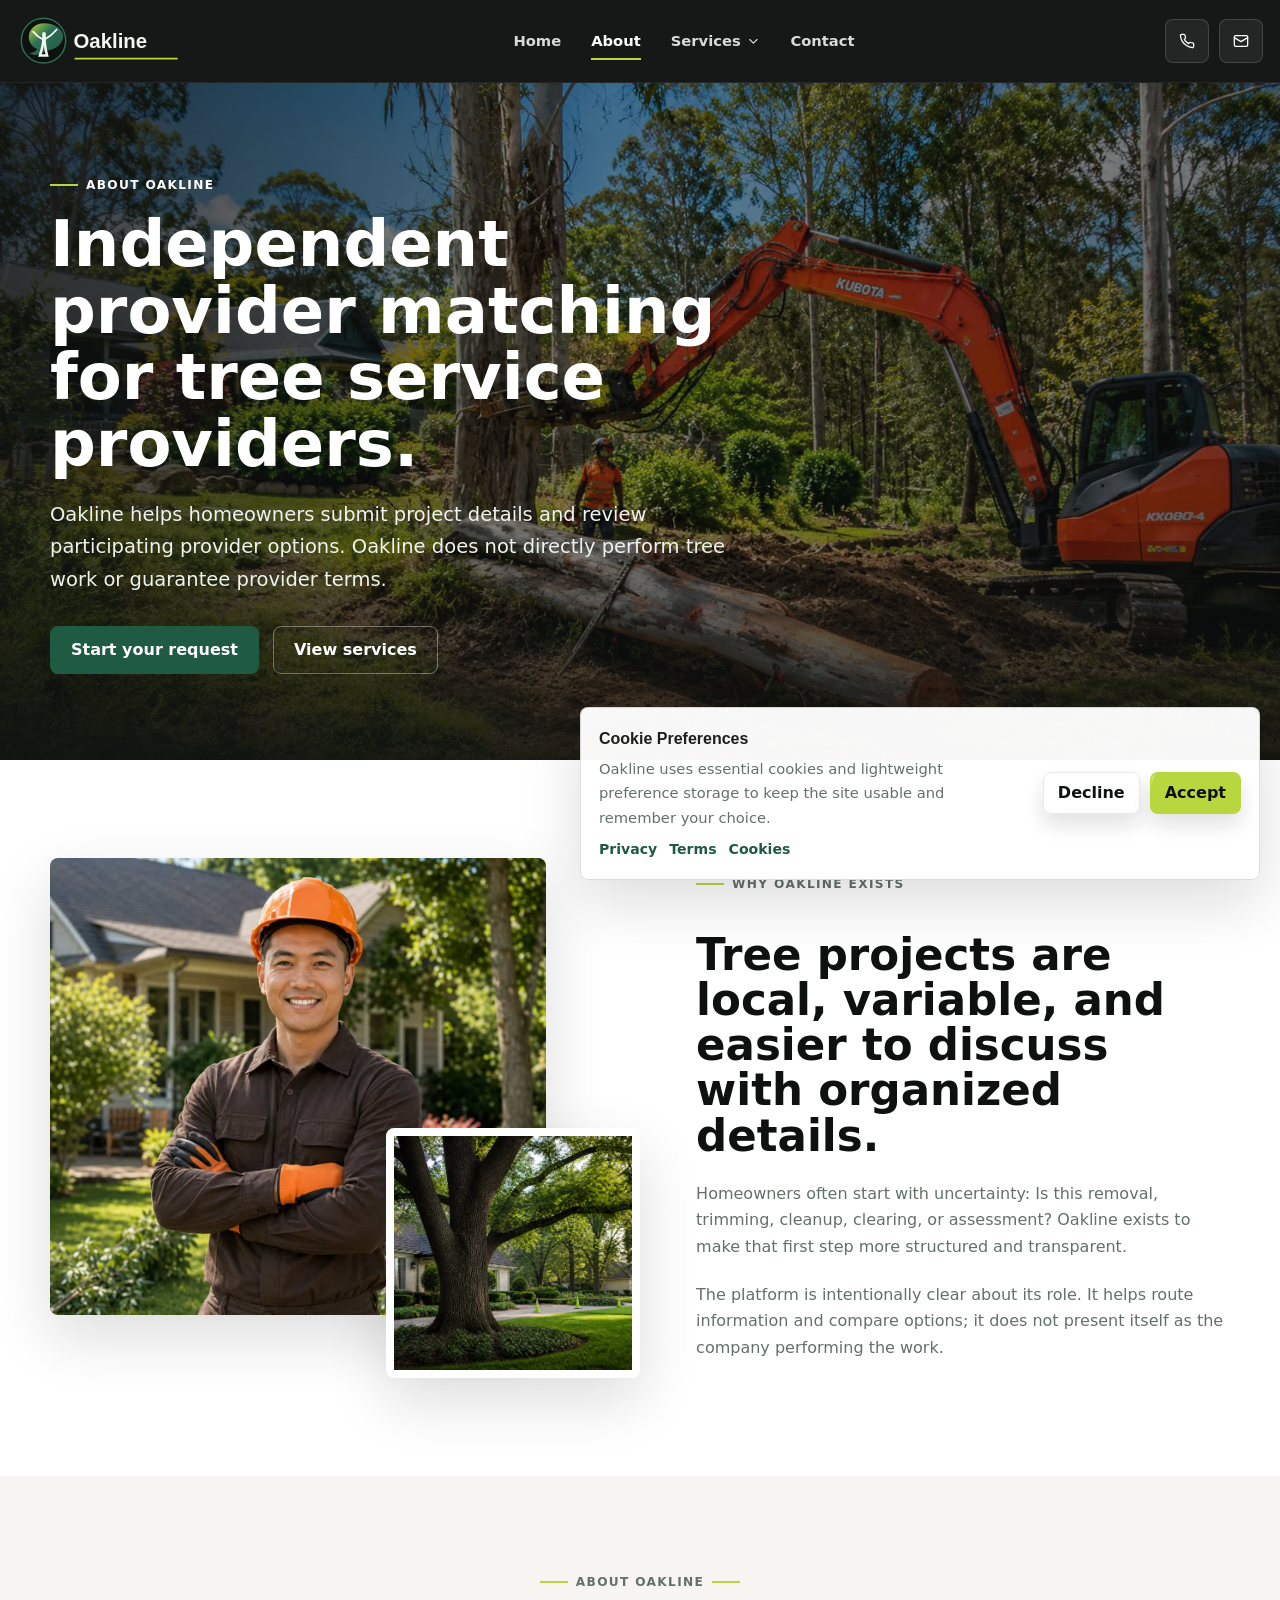
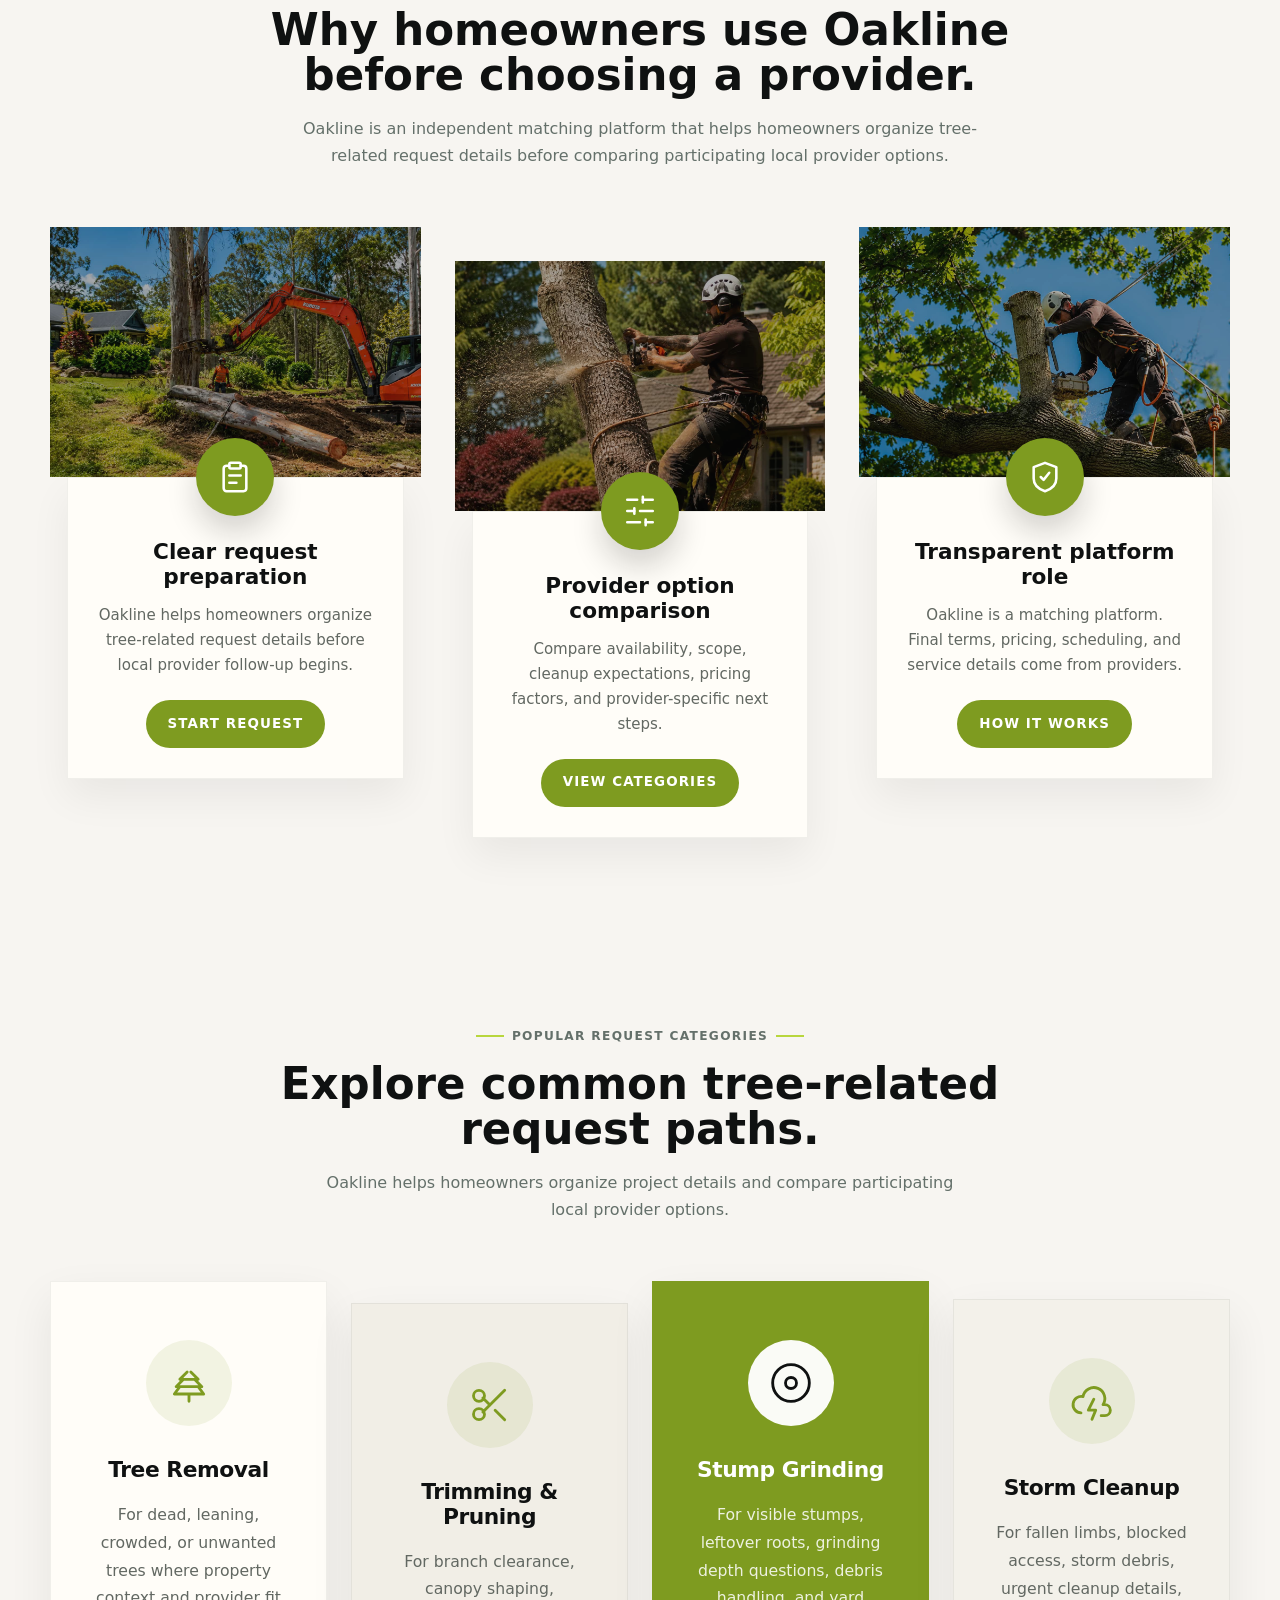
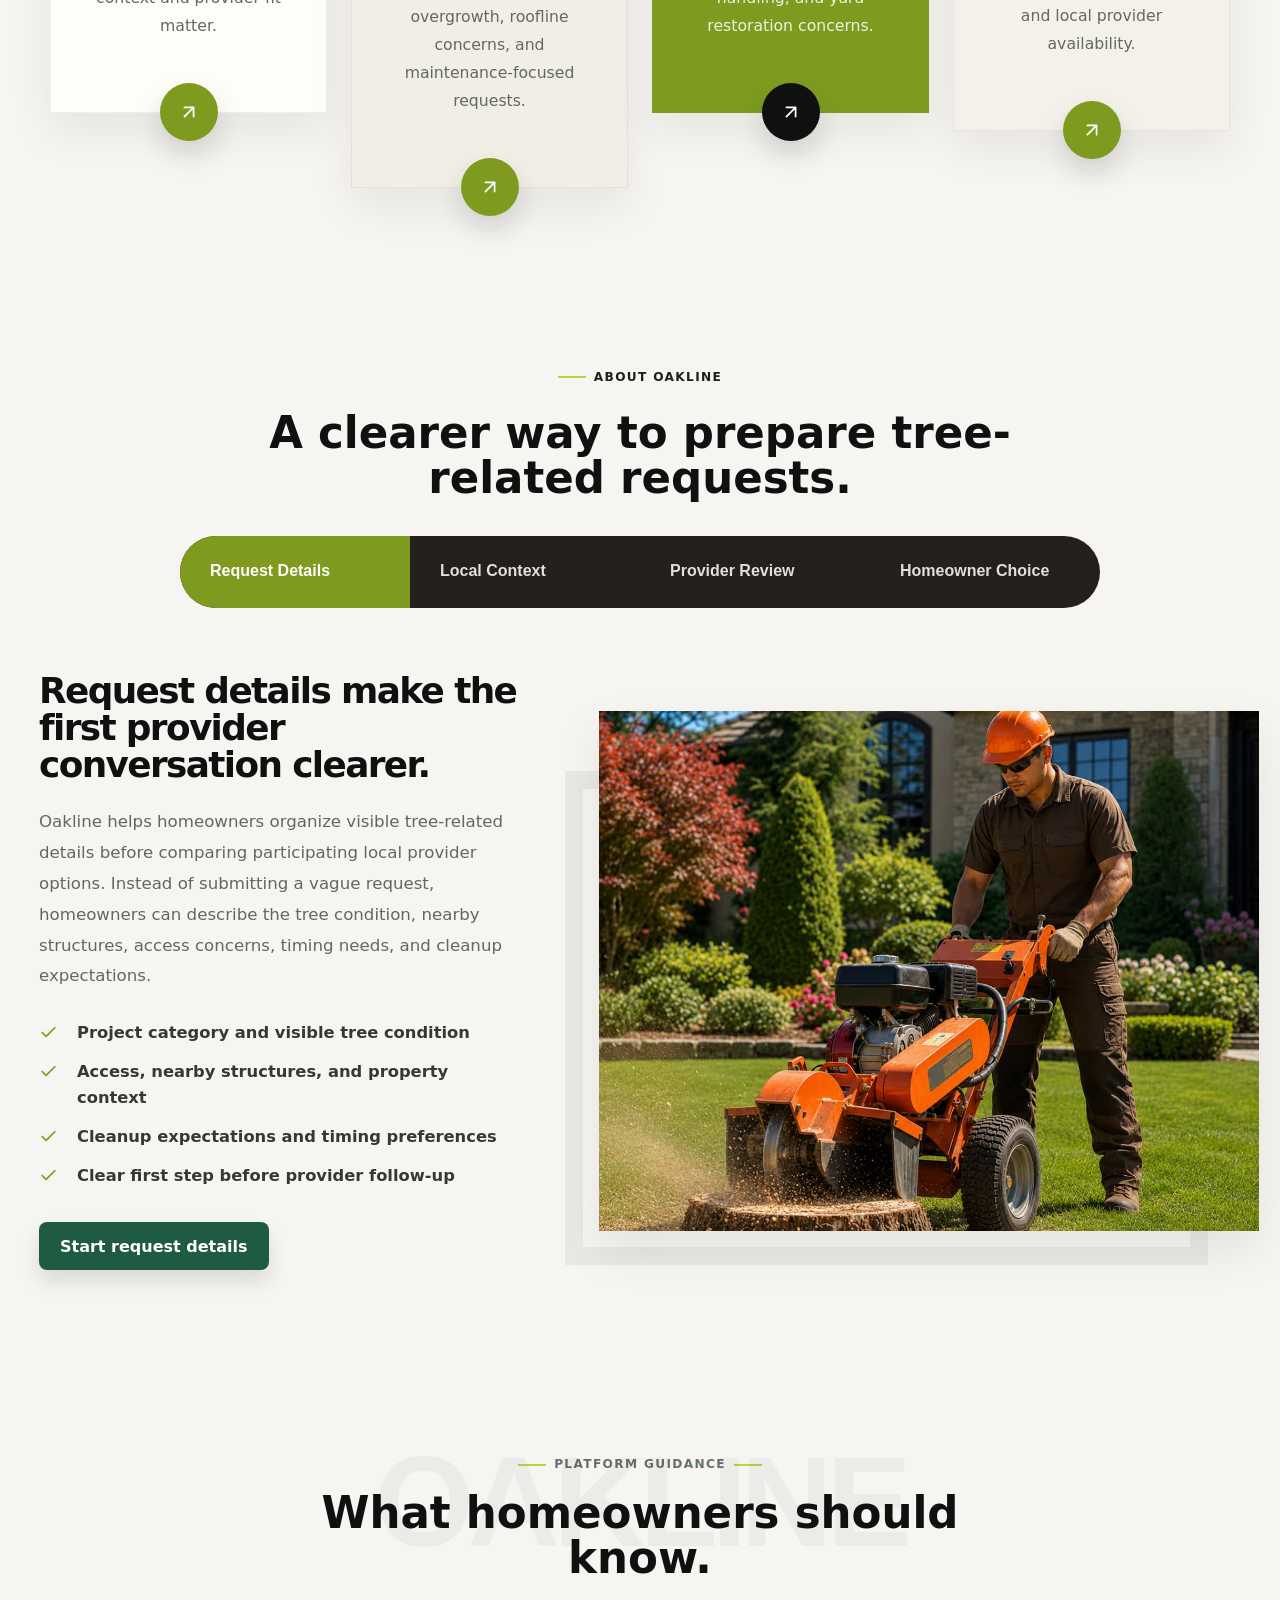
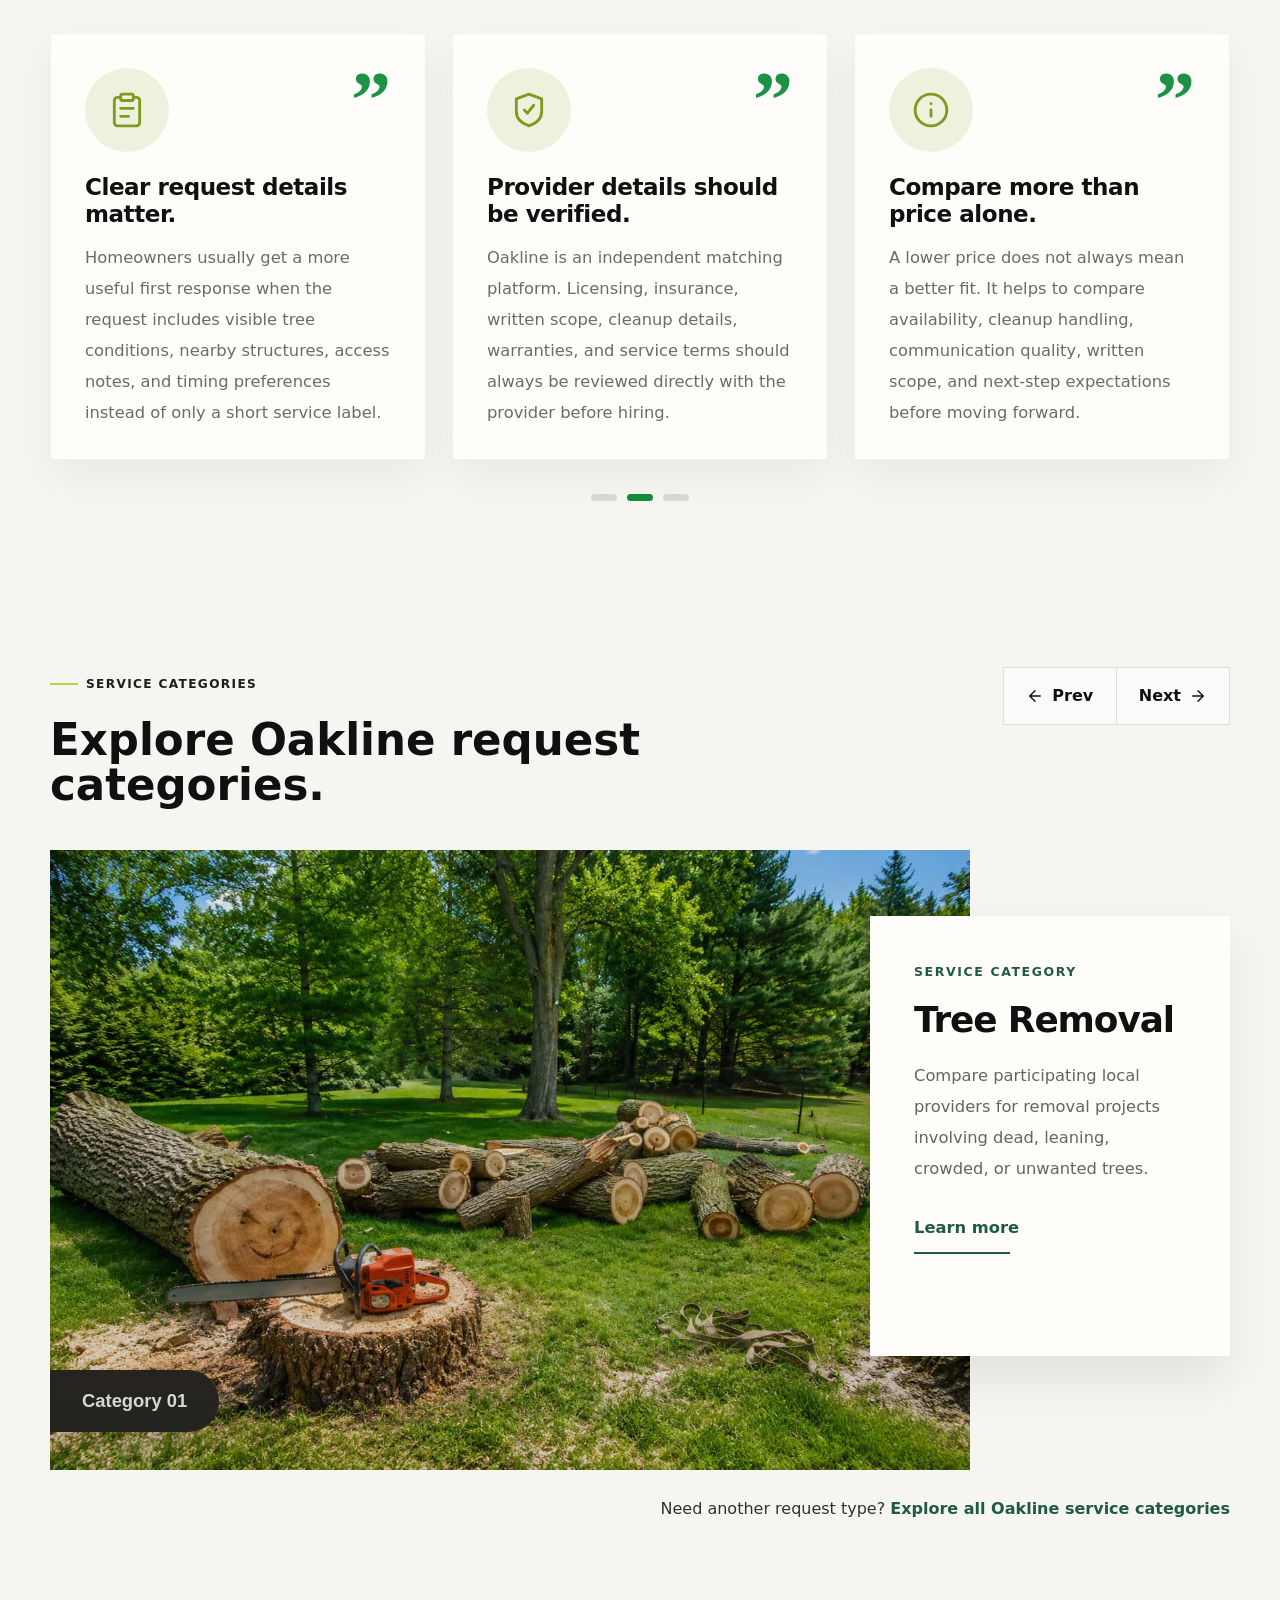
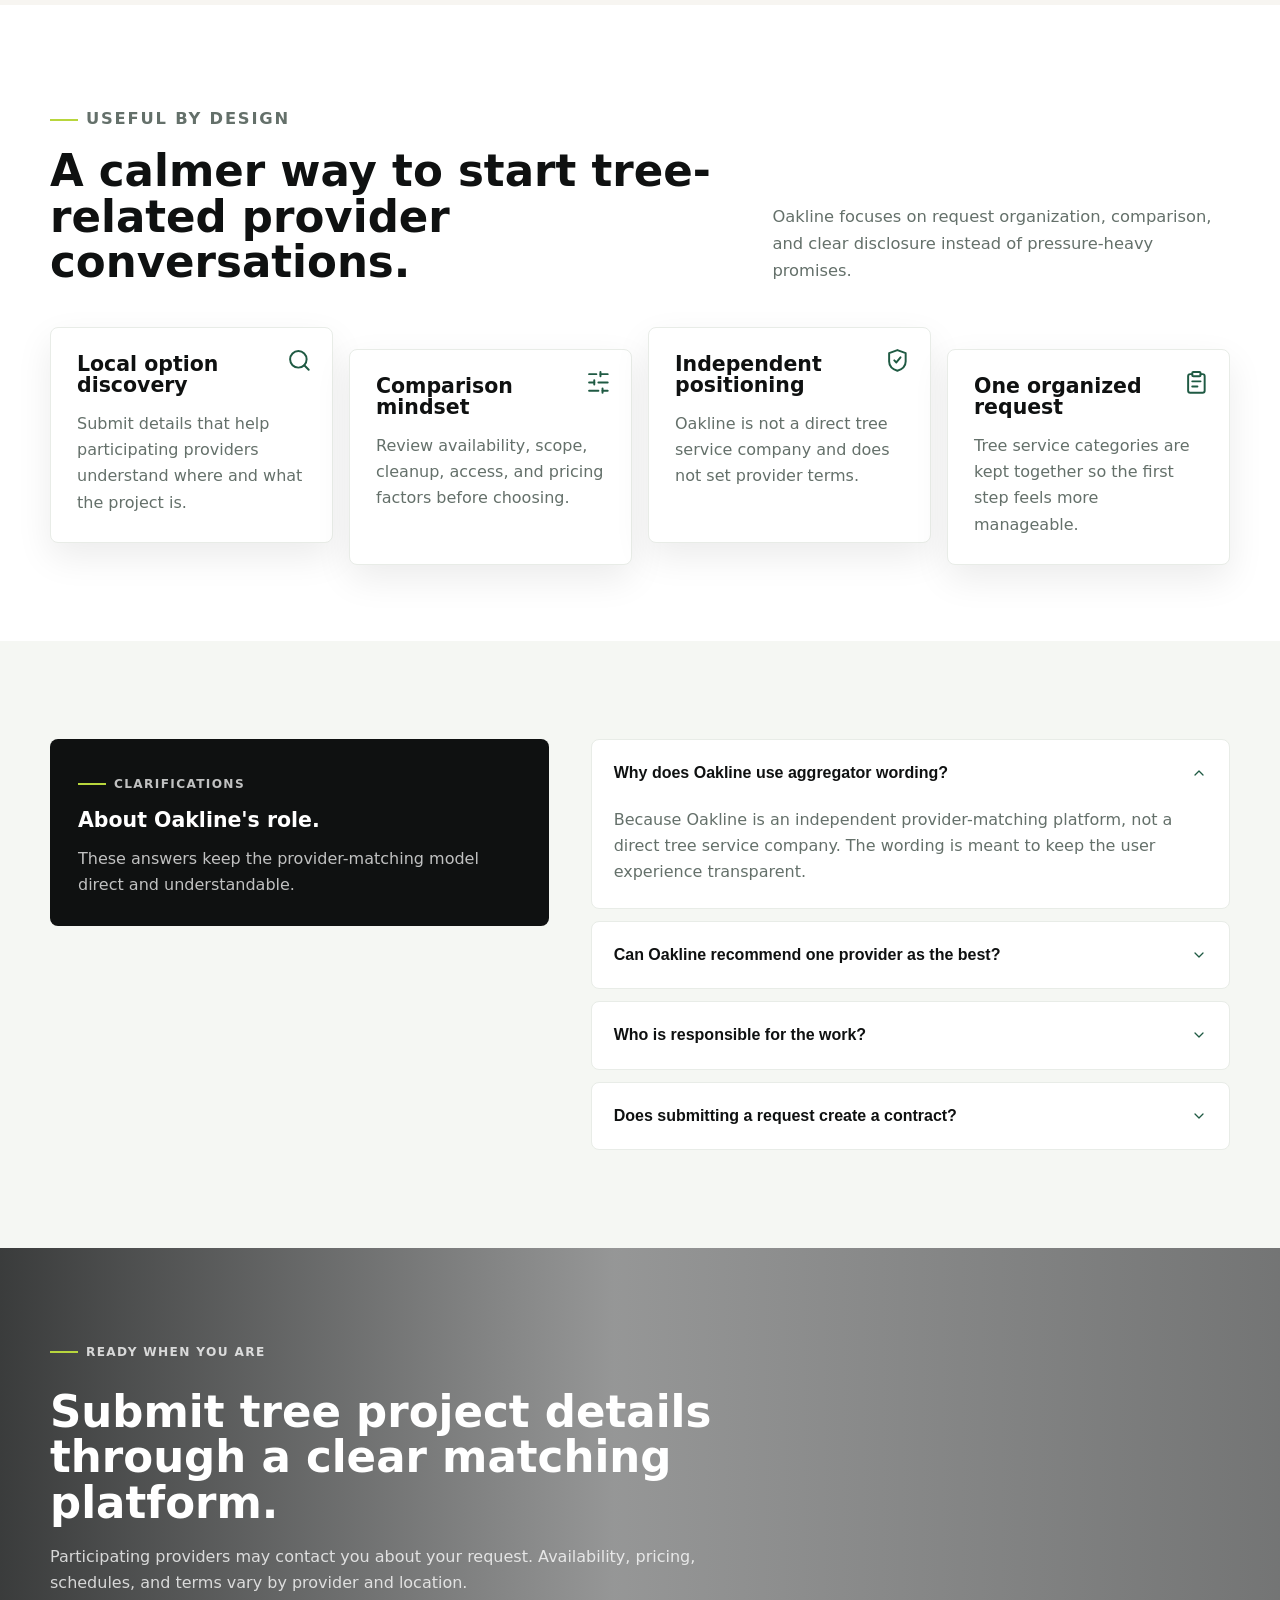
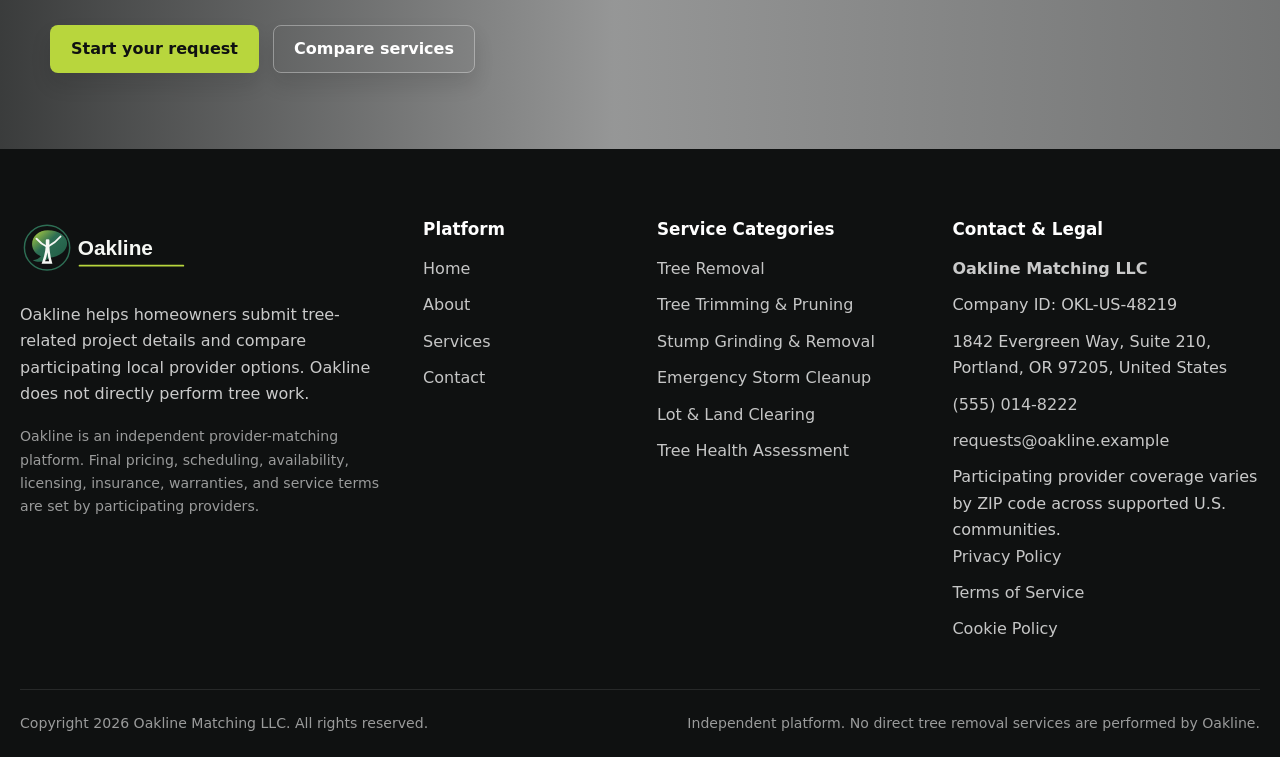
<file: about.html>
<!doctype html>
<html lang="en">
<head>
  <meta charset="utf-8">
  <meta name="viewport" content="width=device-width, initial-scale=1">
  <meta name="description" content="Learn how Oakline works as an independent tree service provider matching platform for homeowners.">
  <title>About Oakline | Independent Provider Matching</title>
  <link rel="icon" href="assets/images/favicon.svg" type="image/svg+xml">
  <link rel="stylesheet" href="assets/css/global.css">
  <link rel="stylesheet" href="assets/css/about.css">
  <script defer src="assets/js/config.js"></script>
  <script defer src="assets/js/global.js"></script>
  <script defer src="assets/js/about.js"></script>
</head>
<body data-page="about">
  <a class="skip-link" href="#main">Skip to content</a>
  <div data-site-header></div>

  <main id="main">
    <section class="inner-hero hero-about">
      <div class="inner-hero-content">
        <div class="inner-hero-copy" data-aos="fade-up">
          <p class="eyebrow">About Oakline</p>
          <h1>Independent provider matching for tree service providers.</h1>
          <p class="lead">Oakline helps homeowners submit project details and review participating provider options. Oakline does not directly perform tree work or guarantee provider terms.</p>
          <div class="btn-row">
            <a class="btn btn-primary" href="contact.html">Start your request</a>
            <a class="btn btn-ghost-dark" href="all-services.html">View services</a>
          </div>
        </div>
      </div>
    </section>

    <section class="section" aria-labelledby="why-exists">
      <div class="container story-grid">
        <div class="photo-stack" data-aos="fade-right">
          <div class="photo-main"><img src="assets/images/card-6.jpg" alt="Mature residential landscape" loading="lazy"></div>
          <div class="photo-small"><img src="assets/images/service-2.jpg" alt="Request planning table near trees" loading="lazy"></div>
        </div>
        <div class="content-stack" data-aos="fade-left">
          <p class="eyebrow">Why Oakline exists</p>
          <h2 id="why-exists">Tree projects are local, variable, and easier to discuss with organized details.</h2>
          <p>Homeowners often start with uncertainty: Is this removal, trimming, cleanup, clearing, or assessment? Oakline exists to make that first step more structured and transparent.</p>
          <p>The platform is intentionally clear about its role. It helps route information and compare options; it does not present itself as the company performing the work.</p>
        </div>
      </div>
    </section>

    <section class="section oakline-company-cards" aria-labelledby="company-cards-title">
      <div class="container">
        <div class="center-heading company-cards-heading">
          <p class="eyebrow">About Oakline</p>
          <h2 id="company-cards-title">Why homeowners use Oakline before choosing a provider.</h2>
          <p>
            Oakline is an independent matching platform that helps homeowners organize tree-related request details
            before comparing participating local provider options.
          </p>
        </div>
    
        <div class="company-cards-grid">
<article class="company-about-card">
  <div class="company-about-card__image">
    <img src="assets/images/hero-about.jpg" alt="Residential property with mature trees" loading="lazy">
  </div>

  <span class="company-about-card__icon">
    <span data-lucide="clipboard-list"></span>
  </span>

  <div class="company-about-card__body">
    <h3>Clear request preparation</h3>
    <p>
      Oakline helps homeowners organize tree-related request details before local provider follow-up begins.
    </p>
    <a href="contact.html">Start request</a>
  </div>
</article>
    
          <article class="company-about-card company-about-card--raised">
            <div class="company-about-card__image">
              <img src="assets/images/hero-services.jpg" alt="Tree service category context" loading="lazy">
            </div>

                          <span class="company-about-card__icon">
                            <span data-lucide="sliders-horizontal"></span>
                          </span>
    
            <div class="company-about-card__body">
              <h3>Provider option comparison</h3>
            <p>
              Compare availability, scope, cleanup expectations, pricing factors, and provider-specific next steps.
            </p>
              <a href="all-services.html">View categories</a>
            </div>
          </article>
    
          <article class="company-about-card">
            <div class="company-about-card__image">
              <img src="assets/images/hero-contact.jpg" alt="Homeowner reviewing tree request details" loading="lazy">
            </div>

                          <span class="company-about-card__icon">
                            <span data-lucide="shield-check"></span>
                          </span>
    
            <div class="company-about-card__body">
              <h3>Transparent platform role</h3>
              <p>
                Oakline is a matching platform. Final terms, pricing, scheduling, and service details come from providers.
              </p>
              <a href="about.html">How it works</a>
            </div>
          </article>
        </div>
      </div>
    </section>

<section class="section oakline-four-categories" aria-labelledby="four-categories-title">
  <div class="container">
    <div class="center-heading four-categories-heading">
      <p class="eyebrow">Popular request categories</p>
      <h2 id="four-categories-title">Explore common tree-related request paths.</h2>
      <p>
        Oakline helps homeowners organize project details and compare participating local provider options.
      </p>
    </div>

    <div class="four-categories-grid">
      <a class="four-category-card" href="tree-removal.html">
        <div class="four-category-icon">
          <span data-lucide="tree-pine"></span>
        </div>

        <h3>Tree Removal</h3>
        <p>
          For dead, leaning, crowded, or unwanted trees where property context and provider fit matter.
        </p>

        <span class="four-category-action">
          <span data-lucide="arrow-up-right"></span>
        </span>
      </a>

      <a class="four-category-card" href="tree-trimming-pruning.html">
        <div class="four-category-icon">
          <span data-lucide="scissors"></span>
        </div>

        <h3>Trimming &amp; Pruning</h3>
        <p>
          For branch clearance, canopy shaping, overgrowth, roofline concerns, and maintenance-focused requests.
        </p>

        <span class="four-category-action">
          <span data-lucide="arrow-up-right"></span>
        </span>
      </a>

      <a class="four-category-card four-category-card--active" href="stump-grinding-removal.html">
        <div class="four-category-icon">
          <span data-lucide="disc"></span>
        </div>

        <h3>Stump Grinding</h3>
        <p>
          For visible stumps, leftover roots, grinding depth questions, debris handling, and yard restoration concerns.
        </p>

        <span class="four-category-action">
          <span data-lucide="arrow-up-right"></span>
        </span>
      </a>

      <a class="four-category-card" href="emergency-storm-cleanup.html">
        <div class="four-category-icon">
          <span data-lucide="cloud-lightning"></span>
        </div>

        <h3>Storm Cleanup</h3>
        <p>
          For fallen limbs, blocked access, storm debris, urgent cleanup details, and local provider availability.
        </p>

        <span class="four-category-action">
          <span data-lucide="arrow-up-right"></span>
        </span>
      </a>
    </div>
  </div>
</section>


    <section class="section oakline-about-tabs" aria-labelledby="oakline-about-tabs-title">
      <div class="oakline-about-tabs__shell" data-tab-group>
        <div class="oakline-about-tabs__heading">
          <p class="eyebrow">About Oakline</p>
          <h2 id="oakline-about-tabs-title">A clearer way to prepare tree-related requests.</h2>
        </div>
    
        <div class="oakline-about-tabs__nav" role="tablist" aria-label="Oakline platform topics">
          <button class="oakline-about-tab tab-button" type="button" data-tab-target="request-details">
            Request Details
          </button>
          <button class="oakline-about-tab tab-button" type="button" data-tab-target="local-context">
            Local Context
          </button>
          <button class="oakline-about-tab tab-button" type="button" data-tab-target="provider-review">
            Provider Review
          </button>
          <button class="oakline-about-tab tab-button" type="button" data-tab-target="homeowner-choice">
            Homeowner Choice
          </button>
        </div>
    
        <div class="oakline-about-tabs__content">
          <div class="tab-panel" data-tab-panel="request-details">
            <div class="oakline-about-tabs__panel">
              <div class="oakline-about-tabs__copy">
                <h3>Request details make the first provider conversation clearer.</h3>
                <p>
                  Oakline helps homeowners organize visible tree-related details before comparing participating local
                  provider options. Instead of submitting a vague request, homeowners can describe the tree condition,
                  nearby structures, access concerns, timing needs, and cleanup expectations.
                </p>
    
                <ul>
                  <li><span data-lucide="check"></span> Project category and visible tree condition</li>
                  <li><span data-lucide="check"></span> Access, nearby structures, and property context</li>
                  <li><span data-lucide="check"></span> Cleanup expectations and timing preferences</li>
                  <li><span data-lucide="check"></span> Clear first step before provider follow-up</li>
                </ul>
    
                <a class="btn btn-primary" href="contact.html">Start request details</a>
              </div>
    
              <div class="oakline-about-tabs__image">
                <img src="assets/images/card-7.jpg" alt="Tree removal request context" loading="lazy">
              </div>
            </div>
          </div>
    
          <div class="tab-panel" data-tab-panel="local-context">
            <div class="oakline-about-tabs__panel">
              <div class="oakline-about-tabs__copy">
                <h3>Local context can affect which providers are available.</h3>
                <p>
                  Provider participation may depend on ZIP code, route coverage, weather, project complexity, and local
                  demand. Oakline helps structure the request, but availability, timing, and response details come from
                  participating providers directly.
                </p>
    
                <ul>
                  <li><span data-lucide="check"></span> Provider coverage may vary by ZIP code</li>
                  <li><span data-lucide="check"></span> Storm demand can affect response timing</li>
                  <li><span data-lucide="check"></span> Access and equipment needs may change next steps</li>
                  <li><span data-lucide="check"></span> No guaranteed provider response or schedule</li>
                </ul>
    
                <a class="btn btn-primary" href="all-services.html">View categories</a>
              </div>
    
              <div class="oakline-about-tabs__image">
                <img src="assets/images/hero-services.jpg" alt="Residential property with mature trees" loading="lazy">
              </div>
            </div>
          </div>
    
          <div class="tab-panel" data-tab-panel="provider-review">
            <div class="oakline-about-tabs__panel">
              <div class="oakline-about-tabs__copy">
                <h3>Provider details should be reviewed before moving forward.</h3>
                <p>
                  Oakline is not a tree removal company and does not perform the work. Homeowners should review provider
                  licensing, insurance, written scope, cleanup terms, pricing factors, warranties, and service agreements
                  before choosing whether to continue.
                </p>
    
                <ul>
                  <li><span data-lucide="check"></span> Verify licensing and insurance directly</li>
                  <li><span data-lucide="check"></span> Ask what is included and excluded</li>
                  <li><span data-lucide="check"></span> Compare cleanup, access, and pricing details</li>
                  <li><span data-lucide="check"></span> Review provider-specific terms before hiring</li>
                </ul>
    
                <a class="btn btn-primary" href="about.html">How Oakline works</a>
              </div>
    
              <div class="oakline-about-tabs__image">
                <img src="assets/images/hero-about.jpg" alt="Tree provider review context" loading="lazy">
              </div>
            </div>
          </div>
    
          <div class="tab-panel" data-tab-panel="homeowner-choice">
            <div class="oakline-about-tabs__panel">
              <div class="oakline-about-tabs__copy">
                <h3>The homeowner stays in control of the final decision.</h3>
                <p>
                  Oakline helps with the first step: organizing the request and making provider comparison easier. Final
                  pricing, scheduling, project scope, cleanup, and service outcomes are handled between the homeowner and
                  the provider they choose.
                </p>
    
                <ul>
                  <li><span data-lucide="check"></span> Compare provider options without pressure</li>
                  <li><span data-lucide="check"></span> Continue only if provider terms fit your needs</li>
                  <li><span data-lucide="check"></span> Ask questions before approving any work</li>
                  <li><span data-lucide="check"></span> Make the final decision directly with the provider</li>
                </ul>
    
                <a class="btn btn-primary" href="contact.html">Submit project details</a>
              </div>
    
              <div class="oakline-about-tabs__image">
                <img src="assets/images/hero-contact.jpg" alt="Homeowner preparing tree request details" loading="lazy">
              </div>
            </div>
          </div>
        </div>
      </div>
    </section>

<section class="section oakline-notes-section" aria-labelledby="oakline-notes-title">
  <div class="container">
    <div class="oakline-notes-heading center-heading">
      <p class="eyebrow">Platform guidance</p>
      <h2 id="oakline-notes-title">What homeowners should know.</h2>
      <span class="oakline-notes-bg-word">OAKLINE</span>
    </div>

    <div class="oakline-notes-grid">
      <article class="oakline-note-card">
        <div class="oakline-note-card__top">
          <div class="oakline-note-card__icon">
            <span data-lucide="clipboard-list"></span>
          </div>
          <span class="oakline-note-card__quote">”</span>
        </div>

        <h3>Clear request details matter.</h3>
        <p>
          Homeowners usually get a more useful first response when the request includes visible tree conditions,
          nearby structures, access notes, and timing preferences instead of only a short service label.
        </p>
      </article>

      <article class="oakline-note-card">
        <div class="oakline-note-card__top">
          <div class="oakline-note-card__icon">
            <span data-lucide="shield-check"></span>
          </div>
          <span class="oakline-note-card__quote">”</span>
        </div>

        <h3>Provider details should be verified.</h3>
        <p>
          Oakline is an independent matching platform. Licensing, insurance, written scope, cleanup details,
          warranties, and service terms should always be reviewed directly with the provider before hiring.
        </p>
      </article>

      <article class="oakline-note-card">
        <div class="oakline-note-card__top">
          <div class="oakline-note-card__icon">
            <span data-lucide="git-compare-arrows"></span>
          </div>
          <span class="oakline-note-card__quote">”</span>
        </div>

        <h3>Compare more than price alone.</h3>
        <p>
          A lower price does not always mean a better fit. It helps to compare availability, cleanup handling,
          communication quality, written scope, and next-step expectations before moving forward.
        </p>
      </article>
    </div>

    <div class="oakline-notes-pagination" aria-hidden="true">
      <span></span>
      <span class="is-active"></span>
      <span></span>
    </div>
  </div>
</section>

<section class="section oakline-service-showcase" aria-labelledby="oakline-service-showcase-title">
  <div class="container">
    <div class="oakline-service-showcase__head">
      <div>
        <p class="eyebrow">Service categories</p>
        <h2 id="oakline-service-showcase-title">Explore Oakline request categories.</h2>
      </div>

      <div class="oakline-service-showcase__controls" aria-label="Service showcase controls">
        <button type="button" class="oakline-showcase-btn" data-service-showcase-prev>
          <span data-lucide="arrow-left"></span>
          Prev
        </button>
        <button type="button" class="oakline-showcase-btn" data-service-showcase-next>
          Next
          <span data-lucide="arrow-right"></span>
        </button>
      </div>
    </div>

    <div class="oakline-service-showcase__slider" data-service-showcase>
      <div class="oakline-service-showcase__media">
        <img src="assets/images/card-1.jpg" alt="Tree service category image" loading="lazy"
          data-service-showcase-image>

        <div class="oakline-service-showcase__badge" data-service-showcase-badge>
          Category 01
        </div>
      </div>

      <div class="oakline-service-showcase__card">
        <span class="oakline-service-showcase__kicker" data-service-showcase-kicker>
          Request category
        </span>

        <h3 data-service-showcase-title>Tree Removal</h3>

        <p data-service-showcase-text>
          Compare participating local providers for removal projects involving dead, leaning, crowded, or unwanted
          trees.
        </p>

        <a class="oakline-service-showcase__link" href="tree-removal.html" data-service-showcase-link>
          Learn more
        </a>
      </div>
    </div>

    <div class="oakline-service-showcase__footer">
      <p>
        Need another request type?
        <a href="all-services.html">Explore all Oakline service categories</a>
      </p>
    </div>
  </div>
</section>

    <section class="section" aria-labelledby="useful">
      <div class="container">
        <div class="section-heading">
          <div>
            <p class="eyebrow">Useful by design</p>
            <h2 id="useful">A calmer way to start tree-related provider conversations.</h2>
          </div>
          <p>Oakline focuses on request organization, comparison, and clear disclosure instead of pressure-heavy promises.
          </p>
        </div>
        <div class="useful-grid">
          <article class="premium-card" data-aos="fade-up"><span class="card-icon" data-lucide="search"></span>
            <h3>Local option discovery</h3>
            <p>Submit details that help participating providers understand where and what the project is.</p>
          </article>
          <article class="premium-card" data-aos="fade-up"><span class="card-icon" data-lucide="sliders-horizontal"></span>
            <h3>Comparison mindset</h3>
            <p>Review availability, scope, cleanup, access, and pricing factors before choosing.</p>
          </article>
          <article class="premium-card" data-aos="fade-up"><span class="card-icon" data-lucide="shield-check"></span>
            <h3>Independent positioning</h3>
            <p>Oakline is not a direct tree service company and does not set provider terms.</p>
          </article>
          <article class="premium-card" data-aos="fade-up"><span class="card-icon" data-lucide="clipboard-list"></span>
            <h3>One organized request</h3>
            <p>Tree service categories are kept together so the first step feels more manageable.</p>
          </article>
        </div>
      </div>
    </section>

    <section class="section section-soft" aria-labelledby="about-faq-title">
      <div class="container faq-layout">
        <aside class="faq-aside" data-aos="fade-right">
          <p class="eyebrow">Clarifications</p>
          <h3 id="about-faq-title">About Oakline's role.</h3>
          <p>These answers keep the provider-matching model direct and understandable.</p>
        </aside>
        <div class="accordion faq-accordion" id="about-faq" data-accordion data-aos="fade-left">
          <article class="accordion-item"><button class="accordion-trigger" type="button" aria-expanded="false" data-accordion-trigger>Why does Oakline use aggregator wording?<span data-lucide="chevron-down"></span></button><div class="accordion-panel"><p>Because Oakline is an independent provider-matching platform, not a direct tree service company. The wording is meant to keep the user experience transparent.</p></div></article>
          <article class="accordion-item"><button class="accordion-trigger" type="button" aria-expanded="false" data-accordion-trigger>Can Oakline recommend one provider as the best?<span data-lucide="chevron-down"></span></button><div class="accordion-panel"><p>Oakline may help surface participating options, but homeowners should compare provider details and decide independently.</p></div></article>
          <article class="accordion-item"><button class="accordion-trigger" type="button" aria-expanded="false" data-accordion-trigger>Who is responsible for the work?<span data-lucide="chevron-down"></span></button><div class="accordion-panel"><p>The independent provider hired by the homeowner is responsible for any contracted work, subject to that provider's terms.</p></div></article>
          <article class="accordion-item"><button class="accordion-trigger" type="button" aria-expanded="false" data-accordion-trigger>Does submitting a request create a contract?<span data-lucide="chevron-down"></span></button><div class="accordion-panel"><p>No. Submitting a request through Oakline does not create a direct service contract with Oakline.</p></div></article>
        </div>
      </div>
    </section>

    <section class="prefooter-cta cta-about">
      <div class="container" data-aos="fade-up">
        <p class="eyebrow">Ready when you are</p>
        <h2>Submit tree project details through a clear matching platform.</h2>
        <p>Participating providers may contact you about your request. Availability, pricing, schedules, and terms vary by provider and location.</p>
        <div class="btn-row">
          <a class="btn btn-accent" href="contact.html">Start your request</a>
          <a class="btn btn-ghost-dark" href="all-services.html">Compare services</a>
        </div>
      </div>
    </section>
  </main>

  <div data-site-footer></div>
</body>
</html>
</file>
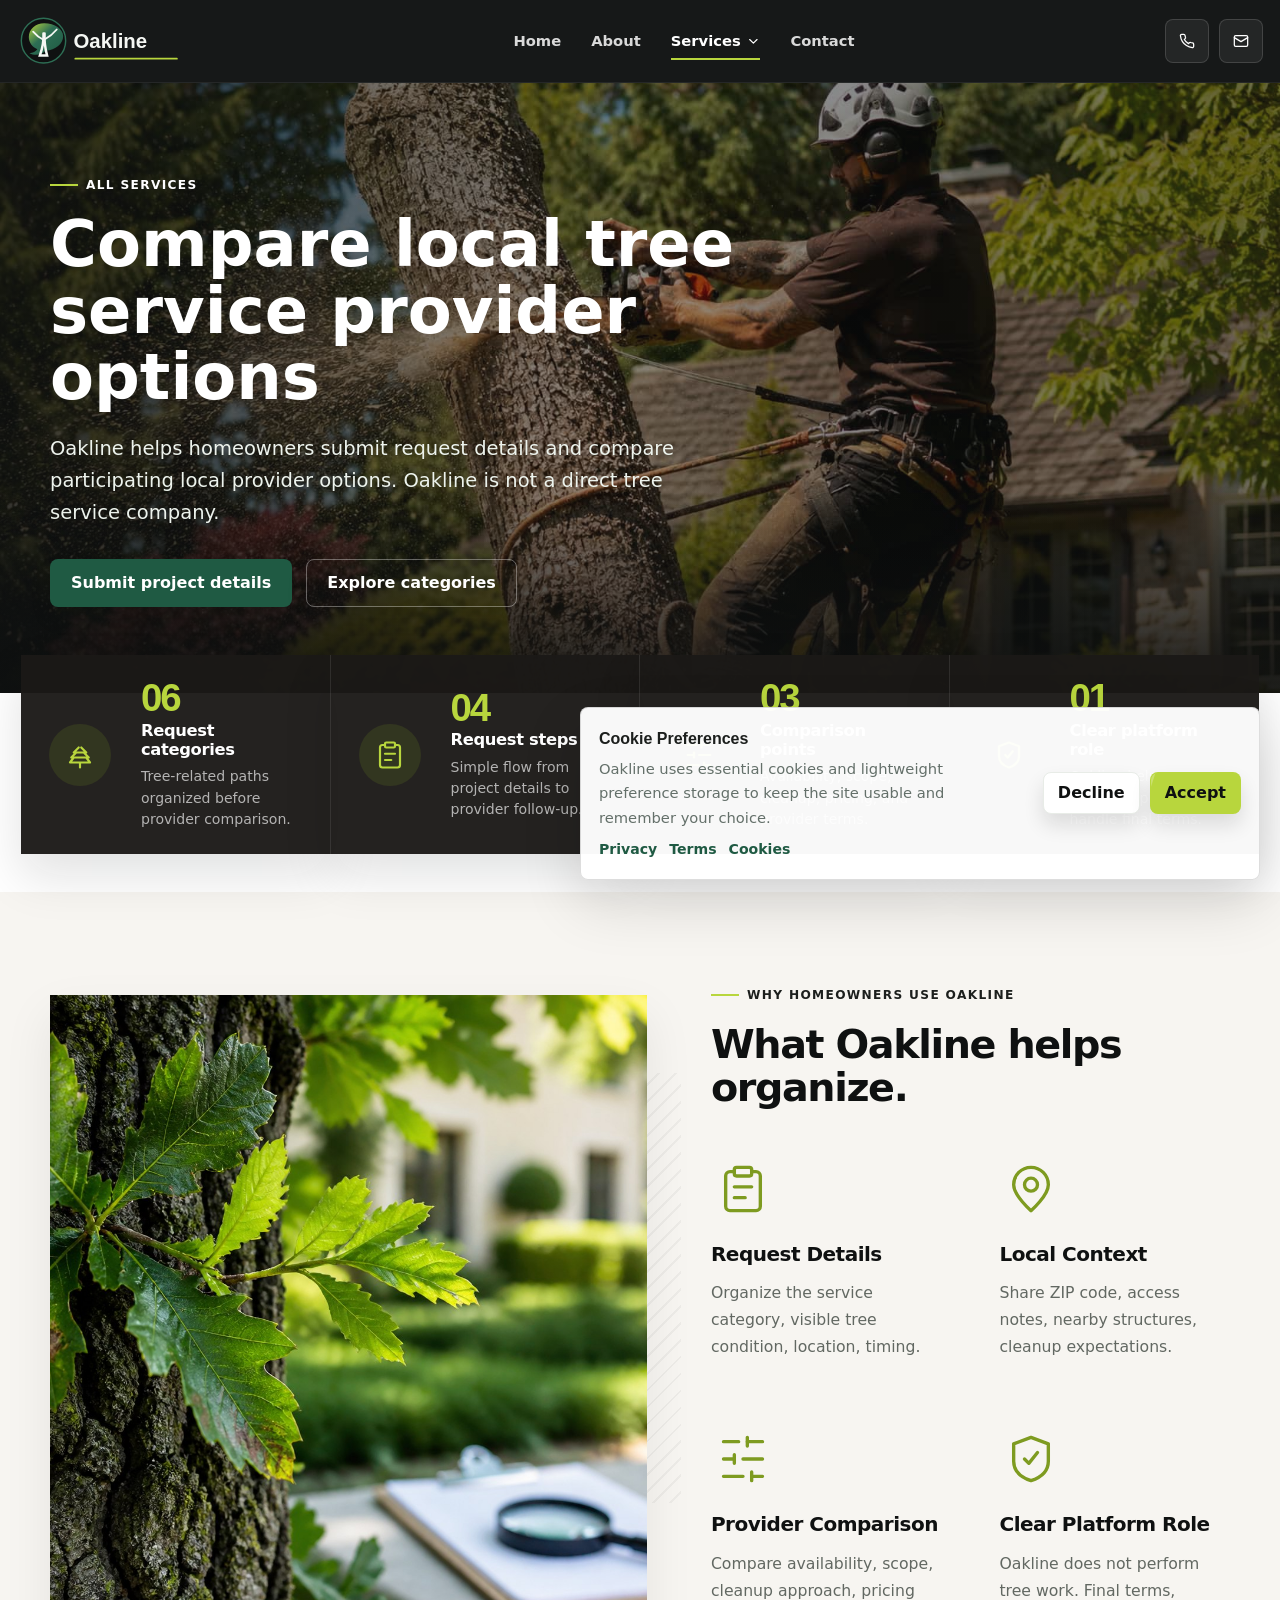
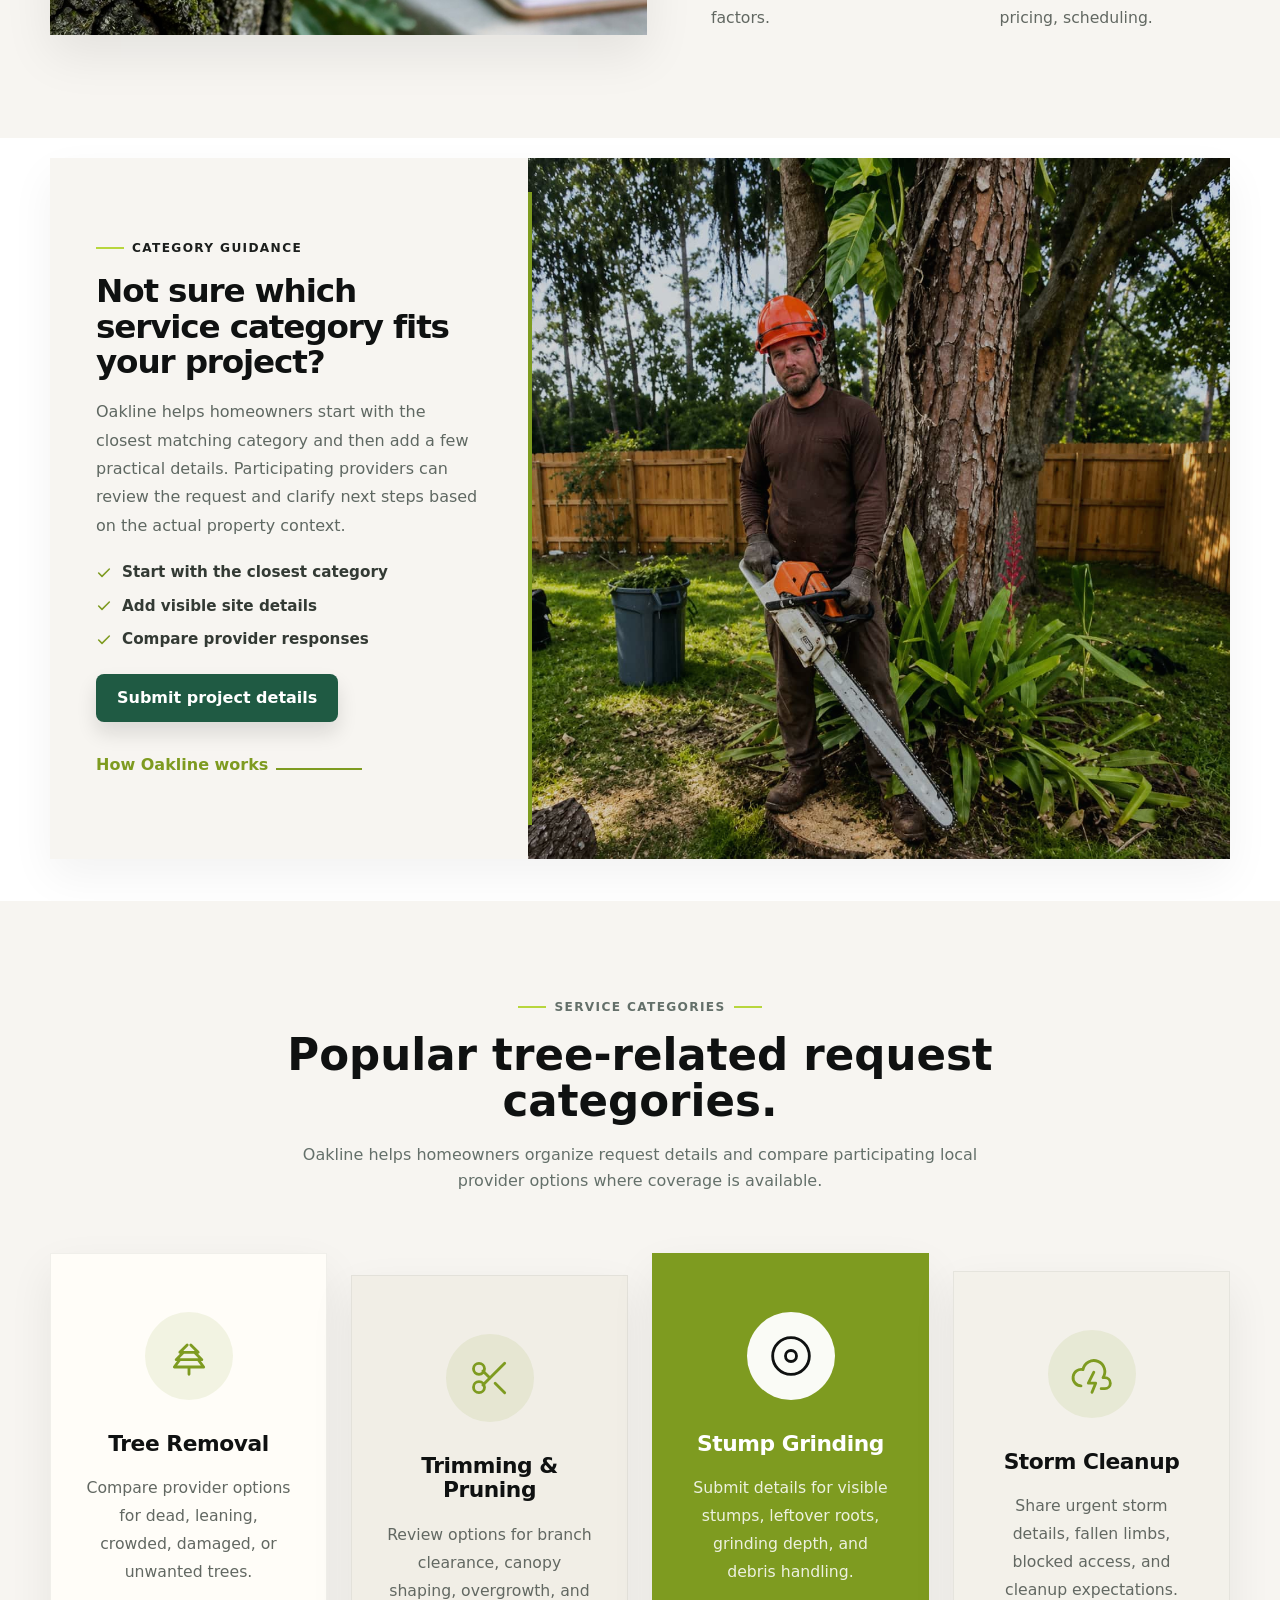
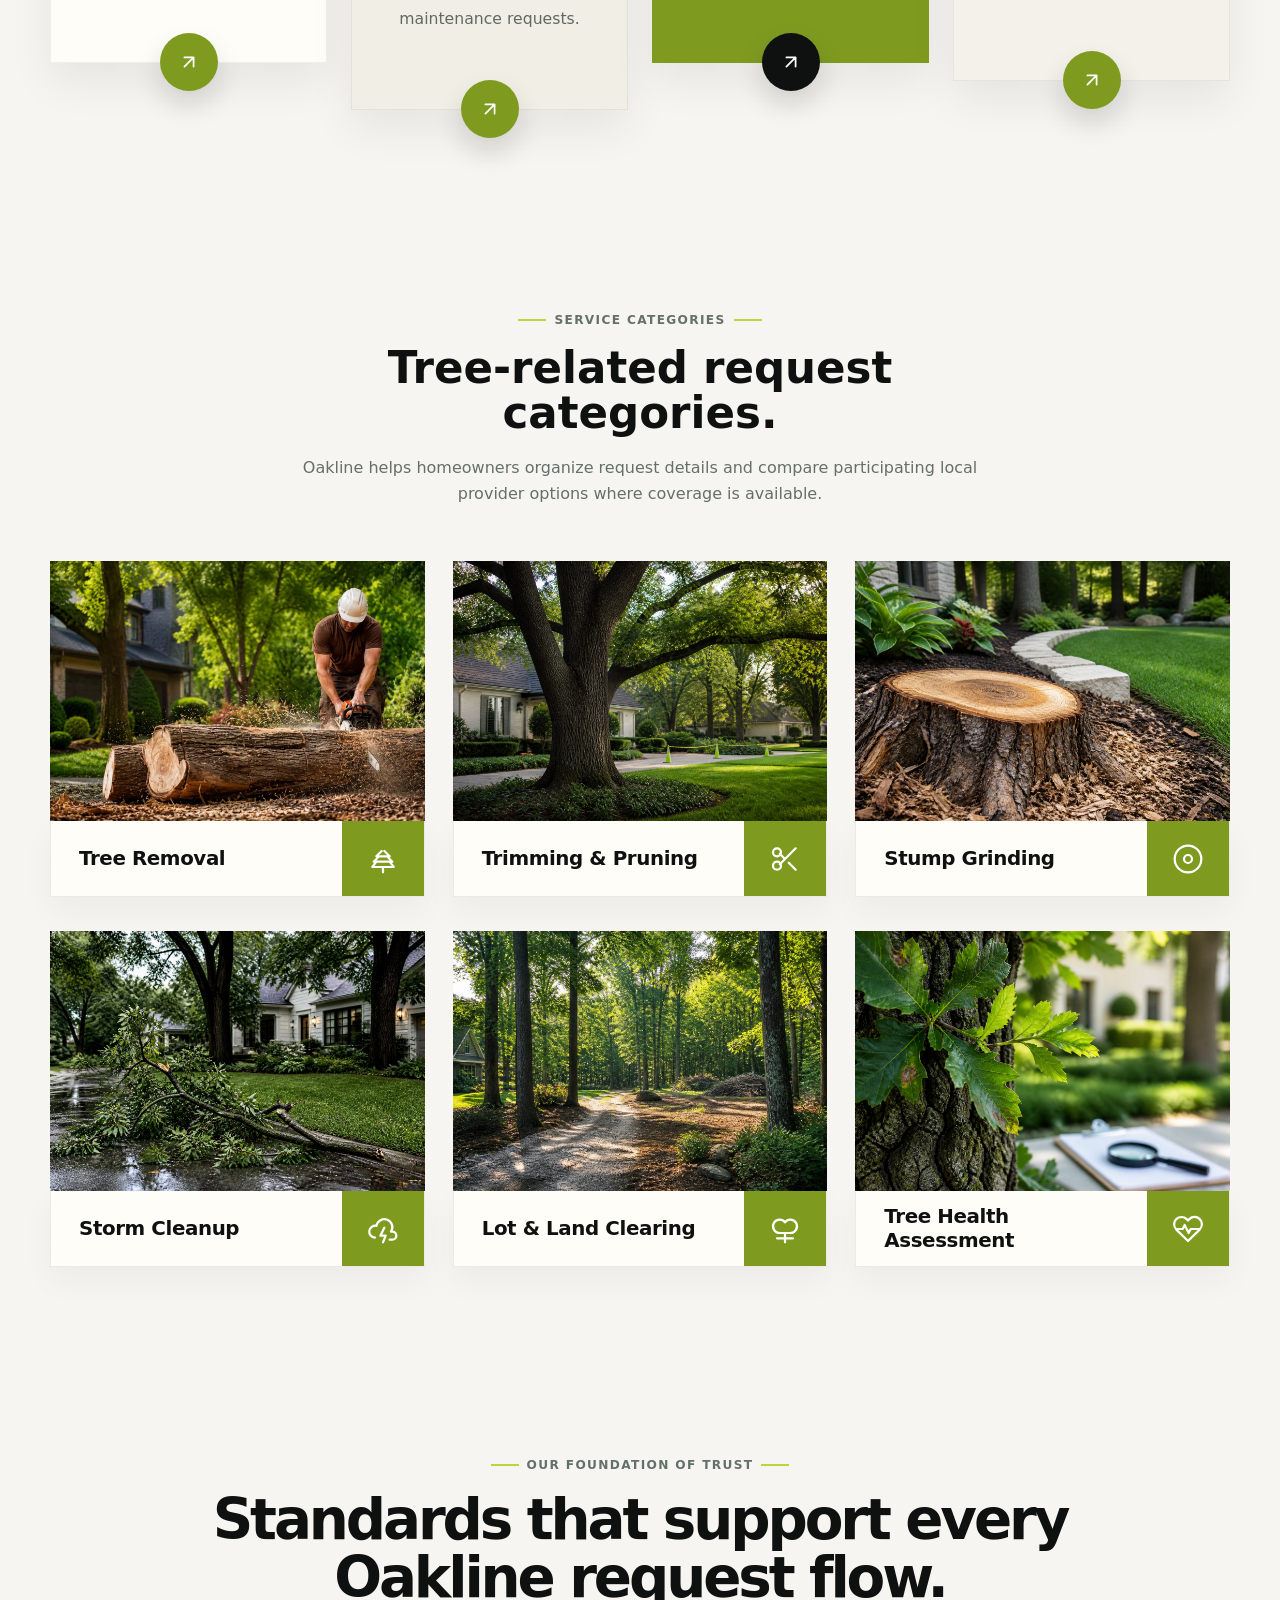
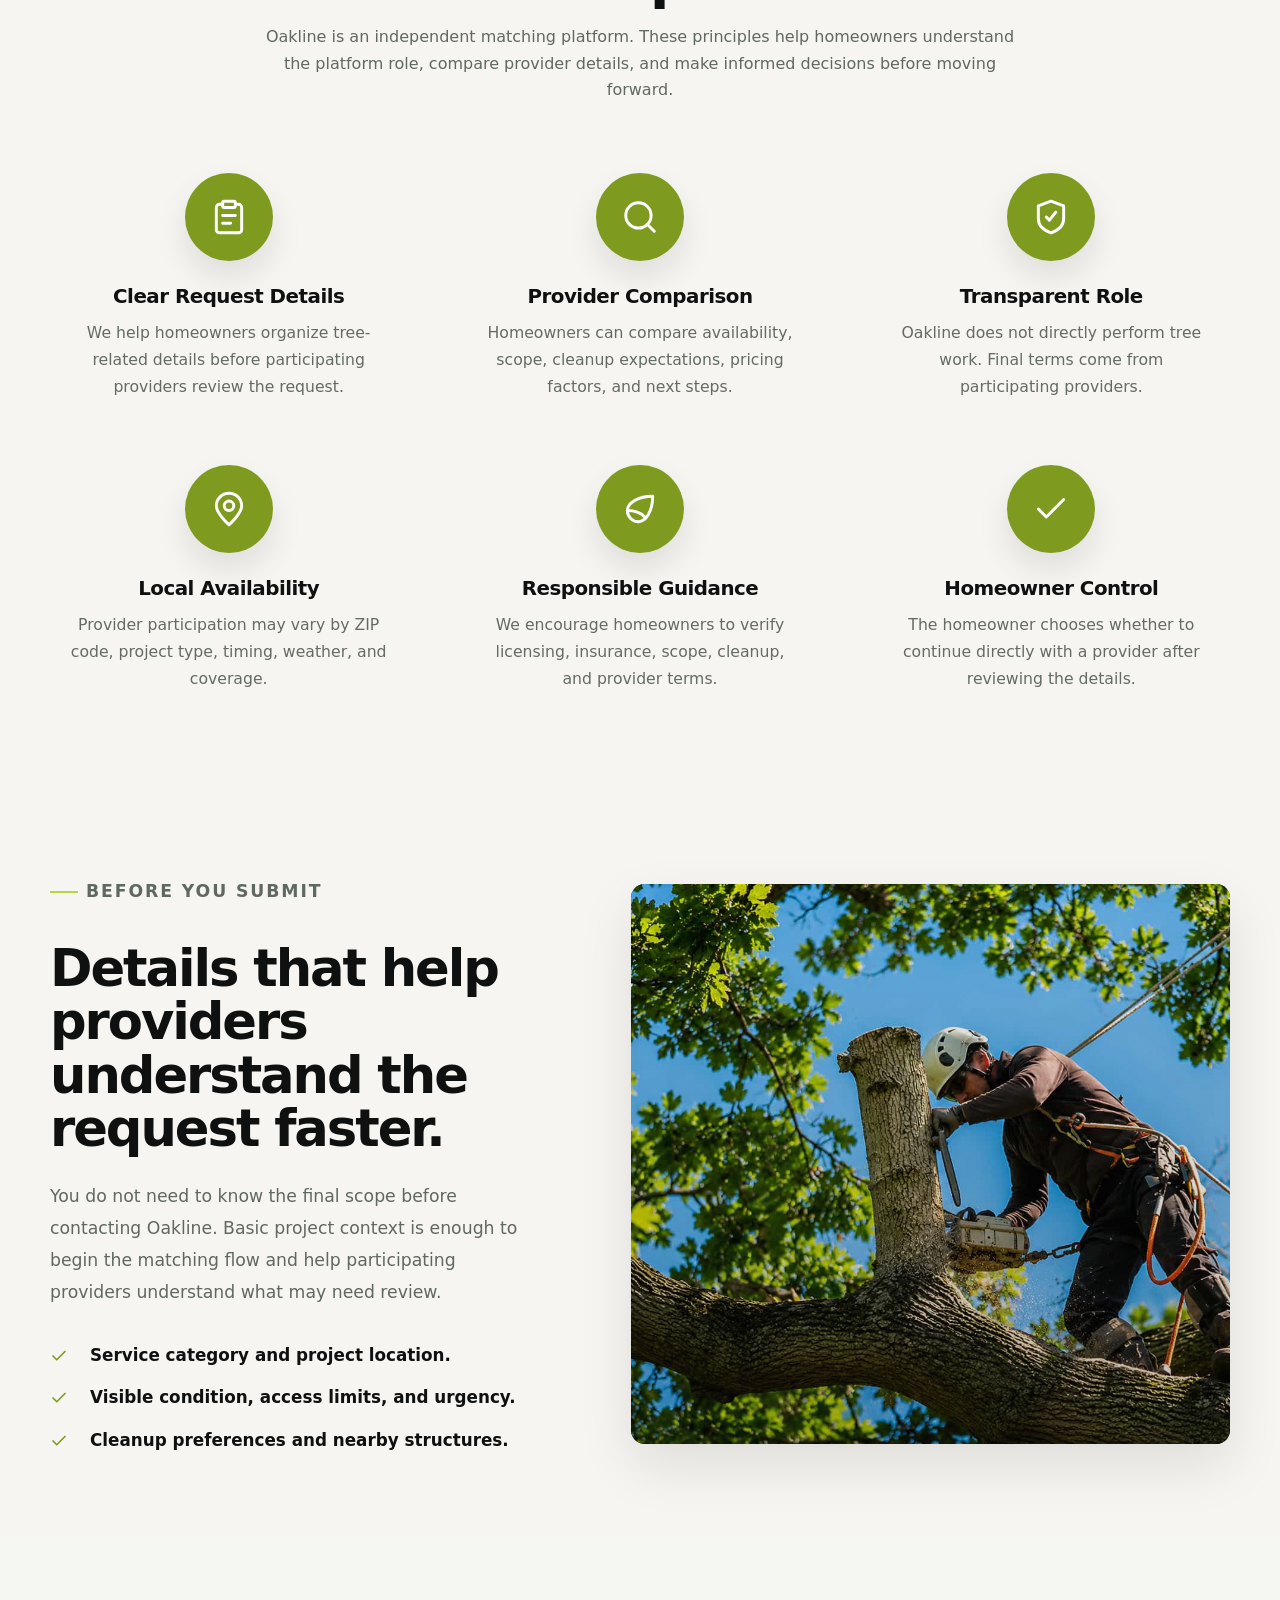
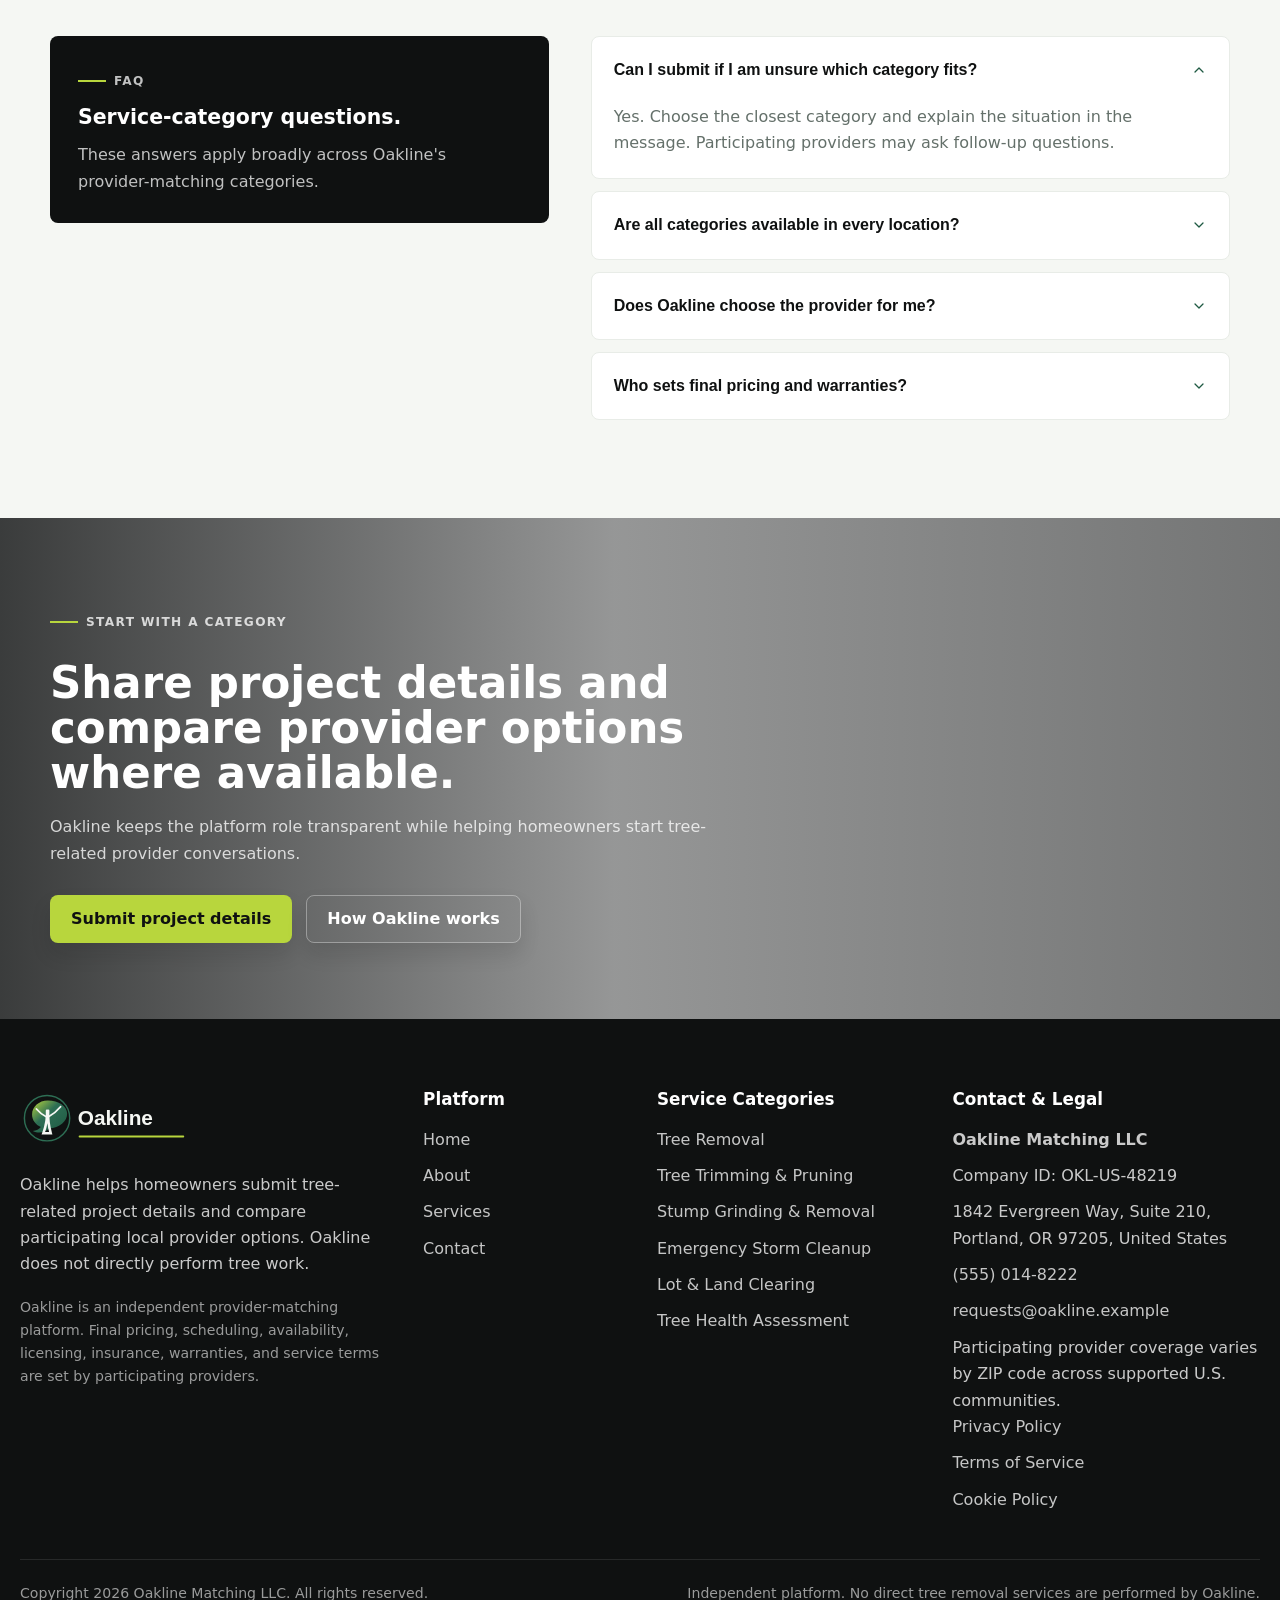
<file: all-services.html>
<!doctype html>
<html lang="en">

<head>
  <meta charset="utf-8">
  <meta name="viewport" content="width=device-width, initial-scale=1">
  <meta name="description"
    content="Explore Oakline service categories for tree removal, trimming, stump grinding, storm cleanup, land clearing, and tree health assessment provider matching.">
  <title>All Services | Oakline Provider Matching</title>
  <link rel="icon" href="assets/images/favicon.svg" type="image/svg+xml">
  <link rel="stylesheet" href="assets/css/global.css">
  <link rel="stylesheet" href="assets/css/all-services.css">
  <script defer src="assets/js/config.js"></script>
  <script defer src="assets/js/global.js"></script>
  <script defer src="assets/js/all-services.js"></script>
</head>

<body data-page="services">
  <a class="skip-link" href="#main">Skip to content</a>
  <div data-site-header></div>

  <main id="main">

    <section class="inner-hero hero-services">
      <div class="inner-hero-content">
        <div class="inner-hero-copy" data-aos="fade-up">
          <p class="eyebrow">All services</p>
          <h1>Compare local tree service provider options</h1>
          <p class="lead">Oakline helps homeowners submit request details and compare participating local provider
            options. Oakline is not a direct tree service company.</p>
          <div class="btn-row">
            <a class="btn btn-primary" href="contact.html">Submit project details</a>
            <a class="btn btn-ghost-dark" href="#service-showcase">Explore categories</a>
          </div>
        </div>
      </div>
    </section>

    <section class="hero-metric-strip" aria-label="Oakline platform summary">
      <div class="hero-metric-strip__grid">
        <article class="hero-metric-card">
          <span class="hero-metric-icon">
            <span data-lucide="tree-pine"></span>
          </span>
    
          <div class="hero-metric-content">
            <strong><span data-hero-count="6">00</span></strong>
            <h3>Request categories</h3>
            <p>Tree-related paths organized before provider comparison.</p>
          </div>
        </article>
    
        <article class="hero-metric-card">
          <span class="hero-metric-icon">
            <span data-lucide="clipboard-list"></span>
          </span>
    
          <div class="hero-metric-content">
            <strong><span data-hero-count="4">00</span></strong>
            <h3>Request steps</h3>
            <p>Simple flow from project details to provider follow-up.</p>
          </div>
        </article>
    
        <article class="hero-metric-card">
          <span class="hero-metric-icon">
            <span data-lucide="sliders-horizontal"></span>
          </span>
    
          <div class="hero-metric-content">
            <strong><span data-hero-count="3">00</span></strong>
            <h3>Comparison points</h3>
            <p>Availability, scope, cleanup, pricing, and provider terms.</p>
          </div>
        </article>
    
        <article class="hero-metric-card">
          <span class="hero-metric-icon">
            <span data-lucide="shield-check"></span>
          </span>
    
          <div class="hero-metric-content">
            <strong><span data-hero-count="1">00</span></strong>
            <h3>Clear platform role</h3>
            <p>Oakline helps organize requests; providers handle final terms.</p>
          </div>
        </article>
      </div>
    </section>

    <section class="section oakline-offer-split" aria-labelledby="oakline-offer-title">
      <div class="container offer-split-layout">
        <div class="offer-split-image" data-aos="fade-right">
          <img src="assets/images/service-6.jpg" alt="Residential trees and property context" loading="lazy">
          <span class="offer-split-pattern" aria-hidden="true"></span>
        </div>
    
        <div class="offer-split-content" data-aos="fade-left">
          <p class="eyebrow">Why homeowners use Oakline</p>
          <h2 id="oakline-offer-title">What Oakline helps organize.</h2>
    
          <div class="offer-split-grid">
            <article class="offer-split-item">
              <span class="offer-split-icon">
                <span data-lucide="clipboard-list"></span>
              </span>
              <h3>Request Details</h3>
              <p>
                Organize the service category, visible tree condition, location, timing.
              </p>
            </article>
    
            <article class="offer-split-item">
              <span class="offer-split-icon">
                <span data-lucide="map-pin"></span>
              </span>
              <h3>Local Context</h3>
              <p>
                Share ZIP code, access notes, nearby structures, cleanup expectations.
              </p>
            </article>
    
            <article class="offer-split-item">
              <span class="offer-split-icon">
                <span data-lucide="sliders-horizontal"></span>
              </span>
              <h3>Provider Comparison</h3>
              <p>
                Compare availability, scope, cleanup approach, pricing factors.
              </p>
            </article>
    
            <article class="offer-split-item">
              <span class="offer-split-icon">
                <span data-lucide="shield-check"></span>
              </span>
              <h3>Clear Platform Role</h3>
              <p>
                Oakline does not perform tree work. Final terms, pricing, scheduling.
              </p>
            </article>
          </div>
        </div>
      </div>
    </section>

  <section class="section oakline-horizontal-brief" aria-labelledby="horizontal-brief-title">
    <div class="container">
      <div class="oakline-horizontal-brief__wrap">
        <div class="oakline-horizontal-brief__content" data-aos="fade-right">
          <p class="eyebrow">Category guidance</p>
          <h2 id="horizontal-brief-title">Not sure which service category fits your project?</h2>
  
          <p class="oakline-horizontal-brief__lead">
            Oakline helps homeowners start with the closest matching category and then add a few practical details.
            Participating providers can review the request and clarify next steps based on the actual property context.
          </p>
  
          <div class="oakline-horizontal-brief__points">
            <span><span data-lucide="check"></span> Start with the closest category</span>
            <span><span data-lucide="check"></span> Add visible site details</span>
            <span><span data-lucide="check"></span> Compare provider responses</span>
          </div>
  
          <div class="oakline-horizontal-brief__actions">
            <a class="btn btn-primary" href="contact.html">Submit project details</a>
            <a class="text-link" href="about.html">How Oakline works</a>
          </div>
        </div>
  
        <div class="oakline-horizontal-brief__photo" data-aos="fade-left">
          <img src="assets/images/card-5.jpg" alt="Residential property with trees and yard access" loading="lazy">
        </div>
      </div>
    </div>
  </section>

    <section class="section services-feature-row" aria-labelledby="services-feature-title">
      <div class="container">
        <div class="center-heading services-feature-heading">
          <p class="eyebrow">Service categories</p>
          <h2 id="services-feature-title">Popular tree-related request categories.</h2>
          <p>
            Oakline helps homeowners organize request details and compare participating local provider options where
            coverage is available.
          </p>
        </div>

        <div class="services-feature-grid">
          <a class="services-feature-card" href="tree-removal.html">
            <div class="services-feature-icon">
              <span data-lucide="tree-pine"></span>
            </div>

            <h3>Tree Removal</h3>
            <p>
              Compare provider options for dead, leaning, crowded, damaged, or unwanted trees.
            </p>

            <span class="services-feature-action">
              <span data-lucide="arrow-up-right"></span>
            </span>
          </a>

          <a class="services-feature-card" href="tree-trimming-pruning.html">
            <div class="services-feature-icon">
              <span data-lucide="scissors"></span>
            </div>

            <h3>Trimming &amp; Pruning</h3>
            <p>
              Review options for branch clearance, canopy shaping, overgrowth, and maintenance requests.
            </p>

            <span class="services-feature-action">
              <span data-lucide="arrow-up-right"></span>
            </span>
          </a>

          <a class="services-feature-card services-feature-card--active" href="stump-grinding-removal.html">
            <div class="services-feature-icon">
              <span data-lucide="disc"></span>
            </div>

            <h3>Stump Grinding</h3>
            <p>
              Submit details for visible stumps, leftover roots, grinding depth, and debris handling.
            </p>

            <span class="services-feature-action">
              <span data-lucide="arrow-up-right"></span>
            </span>
          </a>

          <a class="services-feature-card" href="emergency-storm-cleanup.html">
            <div class="services-feature-icon">
              <span data-lucide="cloud-lightning"></span>
            </div>

            <h3>Storm Cleanup</h3>
            <p>
              Share urgent storm details, fallen limbs, blocked access, and cleanup expectations.
            </p>

            <span class="services-feature-action">
              <span data-lucide="arrow-up-right"></span>
            </span>
          </a>
        </div>
      </div>
    </section>


    <section class="section service-gallery-section" aria-labelledby="service-gallery-title">
      <div class="container">
        <div class="center-heading service-gallery-heading">
          <p class="eyebrow">Service categories</p>
          <h2 id="service-gallery-title">Tree-related request categories.</h2>
          <p>
            Oakline helps homeowners organize request details and compare participating local provider options where
            coverage is available.
          </p>
        </div>

        <div class="service-gallery-grid">
          <a class="service-gallery-card" href="tree-removal.html">
            <div class="service-gallery-image">
              <img src="assets/images/hero-home.jpg" alt="Tree removal request category" loading="lazy">

              <div class="service-gallery-hover">
                <p>
                  Compare participating provider options for dead, leaning, crowded, damaged, or unwanted trees.
                </p>
                <span>Read more <span data-lucide="leaf"></span></span>
              </div>
            </div>

            <div class="service-gallery-bottom">
              <h3>Tree Removal</h3>
              <span class="service-gallery-icon">
                <span data-lucide="tree-pine"></span>
              </span>
            </div>
          </a>

          <a class="service-gallery-card" href="tree-trimming-pruning.html">
            <div class="service-gallery-image">
              <img src="assets/images/service-2.jpg" alt="Tree trimming and pruning request category" loading="lazy">

              <div class="service-gallery-hover">
                <p>
                  Review provider options for branch clearance, canopy shaping, roofline concerns, and pruning requests.
                </p>
                <span>Read more <span data-lucide="leaf"></span></span>
              </div>
            </div>

            <div class="service-gallery-bottom">
              <h3>Trimming &amp; Pruning</h3>
              <span class="service-gallery-icon">
                <span data-lucide="scissors"></span>
              </span>
            </div>
          </a>

          <a class="service-gallery-card" href="stump-grinding-removal.html">
            <div class="service-gallery-image">
              <img src="assets/images/service-3.jpg" alt="Stump grinding request category" loading="lazy">

              <div class="service-gallery-hover">
                <p>
                  Submit details for visible stumps, leftover roots, grinding depth questions, and debris handling.
                </p>
                <span>Read more <span data-lucide="leaf"></span></span>
              </div>
            </div>

            <div class="service-gallery-bottom">
              <h3>Stump Grinding</h3>
              <span class="service-gallery-icon">
                <span data-lucide="disc"></span>
              </span>
            </div>
          </a>

          <a class="service-gallery-card" href="emergency-storm-cleanup.html">
            <div class="service-gallery-image">
              <img src="assets/images/service-4.jpg" alt="Emergency storm cleanup request category" loading="lazy">

              <div class="service-gallery-hover">
                <p>
                  Share urgent storm details, fallen limbs, blocked access, debris concerns, and cleanup expectations.
                </p>
                <span>Read more <span data-lucide="leaf"></span></span>
              </div>
            </div>

            <div class="service-gallery-bottom">
              <h3>Storm Cleanup</h3>
              <span class="service-gallery-icon">
                <span data-lucide="cloud-lightning"></span>
              </span>
            </div>
          </a>

          <a class="service-gallery-card" href="lot-land-clearing.html">
            <div class="service-gallery-image">
              <img src="assets/images/service-5.jpg" alt="Lot and land clearing request category" loading="lazy">

              <div class="service-gallery-hover">
                <p>
                  Compare options for brush removal, small tree clearing, access corridors, and property preparation.
                </p>
                <span>Read more <span data-lucide="leaf"></span></span>
              </div>
            </div>

            <div class="service-gallery-bottom">
              <h3>Lot &amp; Land Clearing</h3>
              <span class="service-gallery-icon">
                <span data-lucide="shrub"></span>
              </span>
            </div>
          </a>

          <a class="service-gallery-card" href="tree-health-assessment.html">
            <div class="service-gallery-image">
              <img src="assets/images/service-6.jpg" alt="Tree health assessment request category" loading="lazy">

              <div class="service-gallery-hover">
                <p>
                  Connect with participating providers who may review visible tree condition, risk factors, and next
                  steps.
                </p>
                <span>Read more <span data-lucide="leaf"></span></span>
              </div>
            </div>

            <div class="service-gallery-bottom">
              <h3>Tree Health Assessment</h3>
              <span class="service-gallery-icon">
                <span data-lucide="heart-pulse"></span>
              </span>
            </div>
          </a>
        </div>
      </div>
    </section>

    <section class="section oakline-standards" aria-labelledby="oakline-standards-title">
      <div class="container">
        <div class="center-heading oakline-standards-heading">
          <p class="eyebrow">Our foundation of trust</p>
          <h2 id="oakline-standards-title">
            Standards that support every Oakline request flow.
          </h2>
          <p>
            Oakline is an independent matching platform. These principles help homeowners understand the platform role,
            compare provider details, and make informed decisions before moving forward.
          </p>
        </div>

        <div class="oakline-standards-grid">
          <article class="oakline-standard-item">
            <div class="oakline-standard-icon">
              <span data-lucide="clipboard-list"></span>
            </div>
            <h3>Clear Request Details</h3>
            <p>
              We help homeowners organize tree-related details before participating providers review the request.
            </p>
          </article>

          <article class="oakline-standard-item">
            <div class="oakline-standard-icon">
              <span data-lucide="search"></span>
            </div>
            <h3>Provider Comparison</h3>
            <p>
              Homeowners can compare availability, scope, cleanup expectations, pricing factors, and next steps.
            </p>
          </article>

          <article class="oakline-standard-item">
            <div class="oakline-standard-icon">
              <span data-lucide="shield-check"></span>
            </div>
            <h3>Transparent Role</h3>
            <p>
              Oakline does not directly perform tree work. Final terms come from participating providers.
            </p>
          </article>

          <article class="oakline-standard-item">
            <div class="oakline-standard-icon">
              <span data-lucide="map-pin"></span>
            </div>
            <h3>Local Availability</h3>
            <p>
              Provider participation may vary by ZIP code, project type, timing, weather, and coverage.
            </p>
          </article>

          <article class="oakline-standard-item">
            <div class="oakline-standard-icon">
              <span data-lucide="leaf"></span>
            </div>
            <h3>Responsible Guidance</h3>
            <p>
              We encourage homeowners to verify licensing, insurance, scope, cleanup, and provider terms.
            </p>
          </article>

          <article class="oakline-standard-item">
            <div class="oakline-standard-icon">
              <span data-lucide="check"></span>
            </div>
            <h3>Homeowner Control</h3>
            <p>
              The homeowner chooses whether to continue directly with a provider after reviewing the details.
            </p>
          </article>
        </div>
      </div>
    </section>

    <section class="section oakline-hover-brief" aria-labelledby="hover-brief-title">
      <div class="container hover-brief-layout">
        <div class="hover-brief-content" data-aos="fade-right">
          <p class="eyebrow">Before you submit</p>

          <h2 id="hover-brief-title">
            Details that help providers understand the request faster.
          </h2>

          <p>
            You do not need to know the final scope before contacting Oakline. Basic project context is enough to begin
            the matching flow and help participating providers understand what may need review.
          </p>

          <ul class="hover-brief-checks">
            <li><span data-lucide="check"></span> Service category and project location.</li>
            <li><span data-lucide="check"></span> Visible condition, access limits, and urgency.</li>
            <li><span data-lucide="check"></span> Cleanup preferences and nearby structures.</li>
          </ul>
        </div>

        <div class="hover-brief-photo" data-aos="fade-left">
          <img src="assets/images/hero-contact.jpg" alt="Tree-related request planning near a residential property"
            loading="lazy">

          <div class="hover-brief-card">
            <p class="hover-brief-card-label">Provider review note</p>

            <h3>Oakline does not replace provider review.</h3>

            <p>
              Participating providers may need photos, a site visit, or additional details before discussing final
              pricing,
              scheduling, cleanup expectations, equipment needs, or service terms.
            </p>

            <p>
              Tree-related projects often depend on real property conditions. A tree close to a roofline, fence,
              driveway,
              utility area, slope, or neighboring structure may require a different provider conversation than a tree in
              an
              open area.
            </p>

            <p>
              Oakline helps homeowners organize the first request, but final scope, pricing, licensing, insurance,
              availability, warranties, and service agreements come directly from participating providers.
            </p>

            <ul>
              <li><span data-lucide="check"></span> Ask what is included and excluded.</li>
              <li><span data-lucide="check"></span> Confirm cleanup and debris handling.</li>
              <li><span data-lucide="check"></span> Review provider terms before hiring.</li>
            </ul>
          </div>
        </div>
      </div>
    </section>

    <section class="section section-soft" aria-labelledby="services-faq-title">
      <div class="container faq-layout">
        <aside class="faq-aside" data-aos="fade-right">
          <p class="eyebrow">FAQ</p>
          <h3 id="services-faq-title">Service-category questions.</h3>
          <p>These answers apply broadly across Oakline's provider-matching categories.</p>
        </aside>
        <div class="accordion faq-accordion" id="services-faq" data-accordion data-aos="fade-left">
          <article class="accordion-item"><button class="accordion-trigger" type="button" aria-expanded="false"
              data-accordion-trigger>Can I submit if I am unsure which category fits?<span
                data-lucide="chevron-down"></span></button>
            <div class="accordion-panel">
              <p>Yes. Choose the closest category and explain the situation in the message. Participating providers may
                ask follow-up questions.</p>
            </div>
          </article>
          <article class="accordion-item"><button class="accordion-trigger" type="button" aria-expanded="false"
              data-accordion-trigger>Are all categories available in every location?<span
                data-lucide="chevron-down"></span></button>
            <div class="accordion-panel">
              <p>No. Provider availability and service coverage vary by ZIP code, timing, and provider participation.
              </p>
            </div>
          </article>
          <article class="accordion-item"><button class="accordion-trigger" type="button" aria-expanded="false"
              data-accordion-trigger>Does Oakline choose the provider for me?<span
                data-lucide="chevron-down"></span></button>
            <div class="accordion-panel">
              <p>No. Oakline helps with matching and request routing. Homeowners decide whether to continue with a
                provider after reviewing provider-specific details.</p>
            </div>
          </article>
          <article class="accordion-item"><button class="accordion-trigger" type="button" aria-expanded="false"
              data-accordion-trigger>Who sets final pricing and warranties?<span
                data-lucide="chevron-down"></span></button>
            <div class="accordion-panel">
              <p>Participating providers set final pricing, warranties, scheduling, licensing, insurance, and service
                terms.</p>
            </div>
          </article>
        </div>
      </div>
    </section>

    <section class="prefooter-cta cta-services">
      <div class="container" data-aos="fade-up">
        <p class="eyebrow">Start with a category</p>
        <h2>Share project details and compare provider options where available.</h2>
        <p>Oakline keeps the platform role transparent while helping homeowners start tree-related provider
          conversations.</p>
        <div class="btn-row">
          <a class="btn btn-accent" href="contact.html">Submit project details</a>
          <a class="btn btn-ghost-dark" href="about.html">How Oakline works</a>
        </div>
      </div>
    </section>
  </main>

  <div data-site-footer></div>
</body>

</html>
</file>
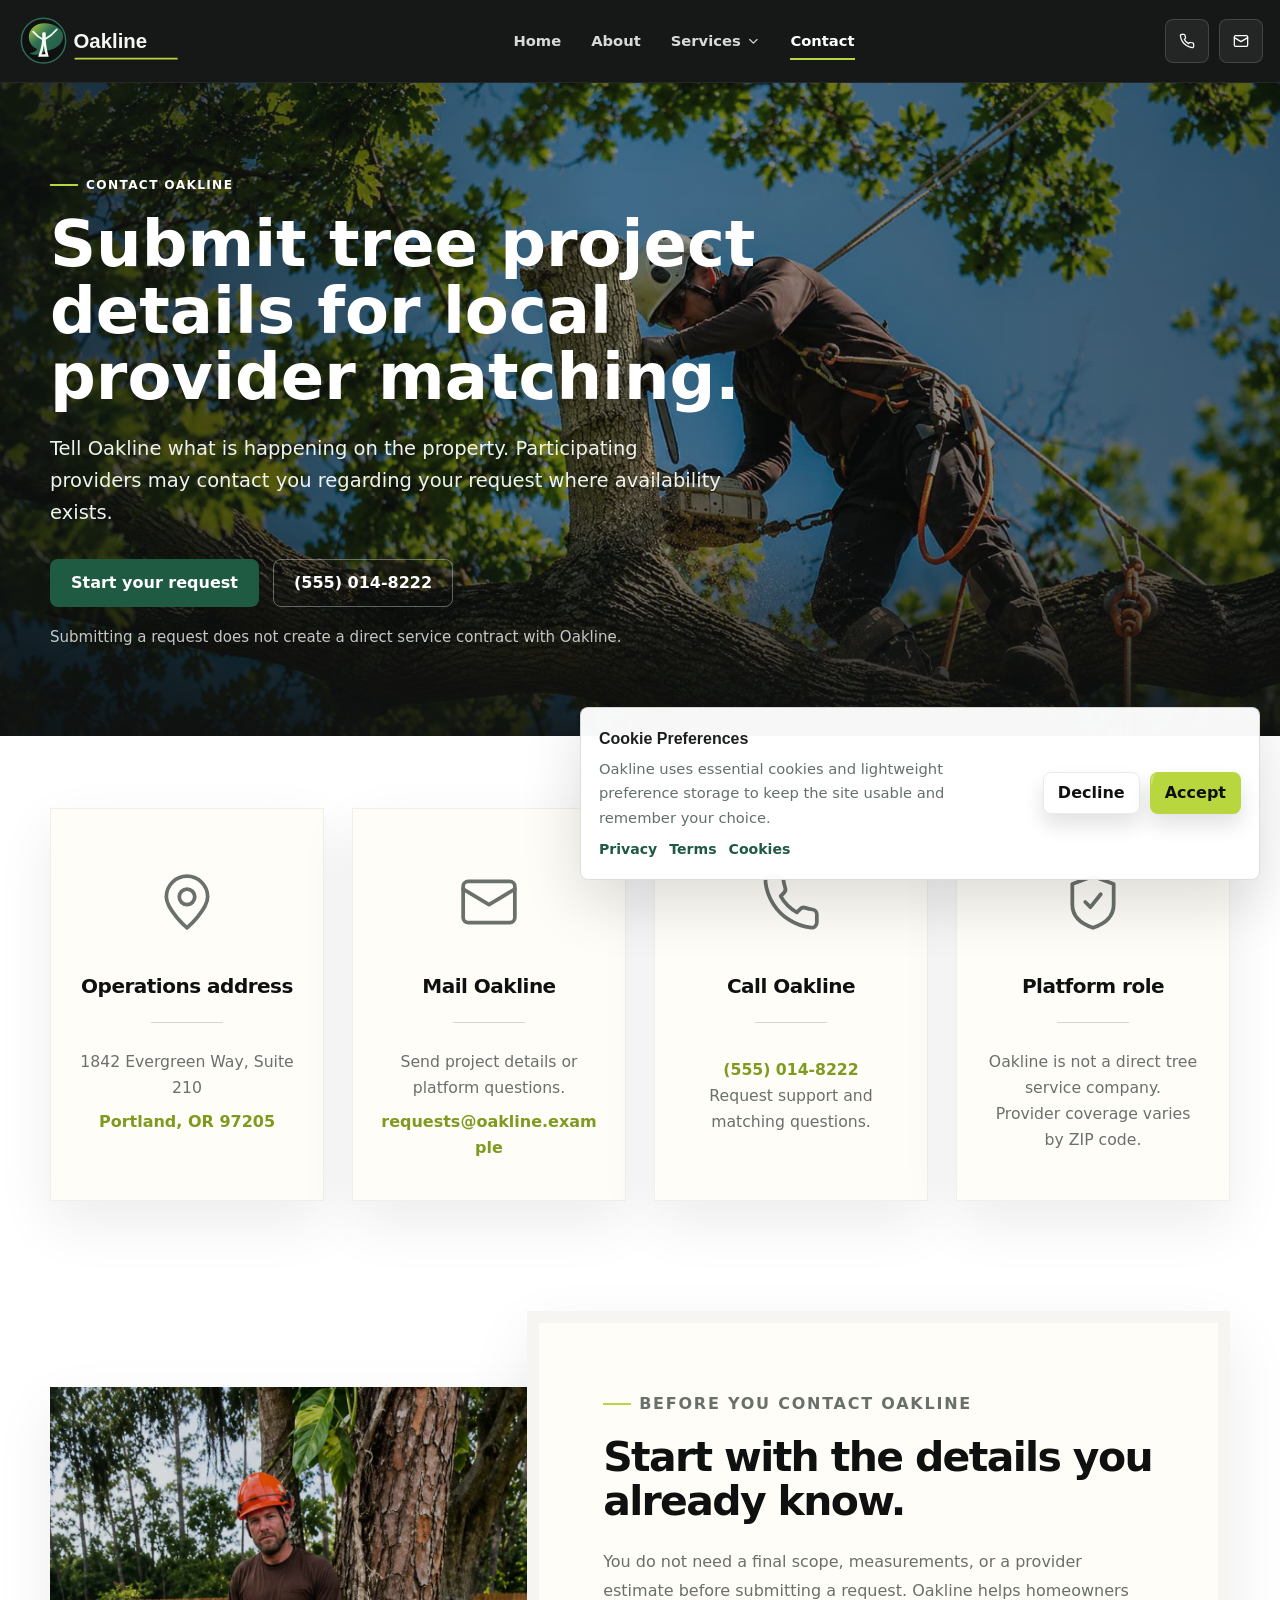
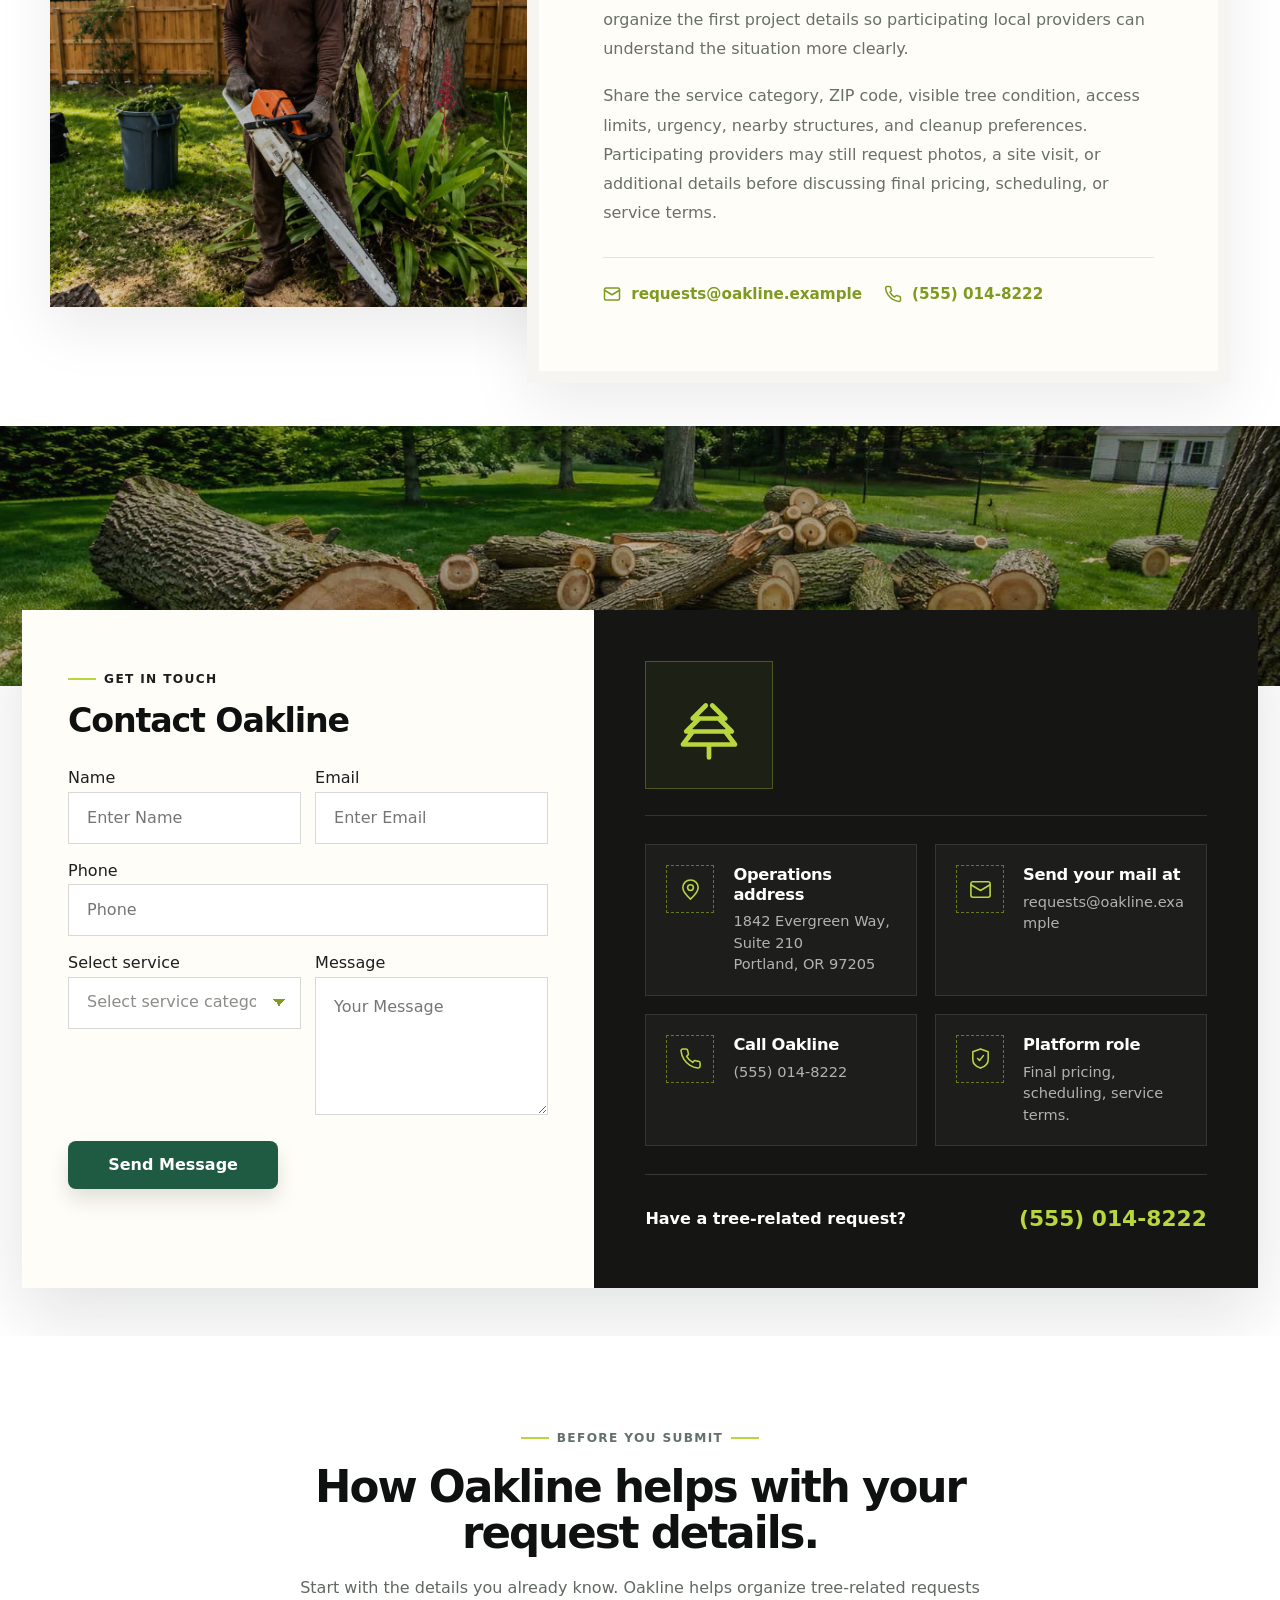
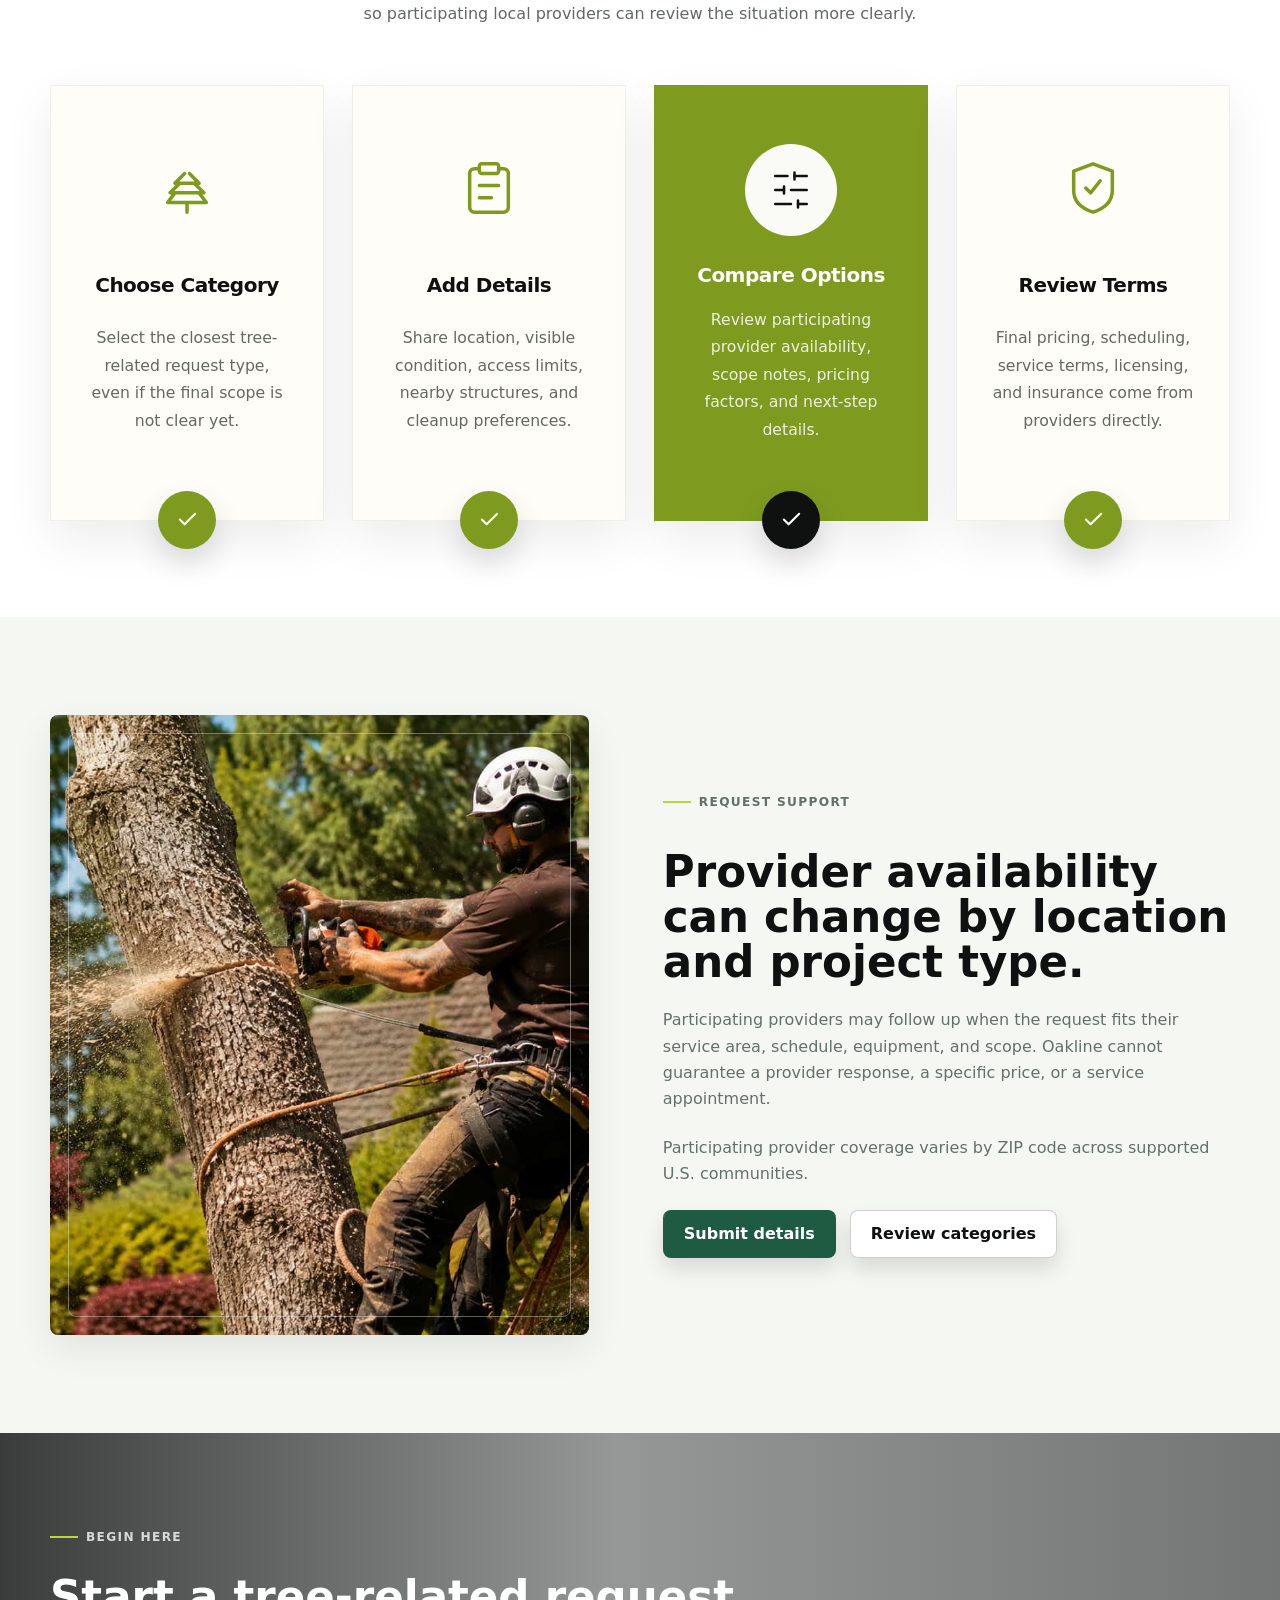
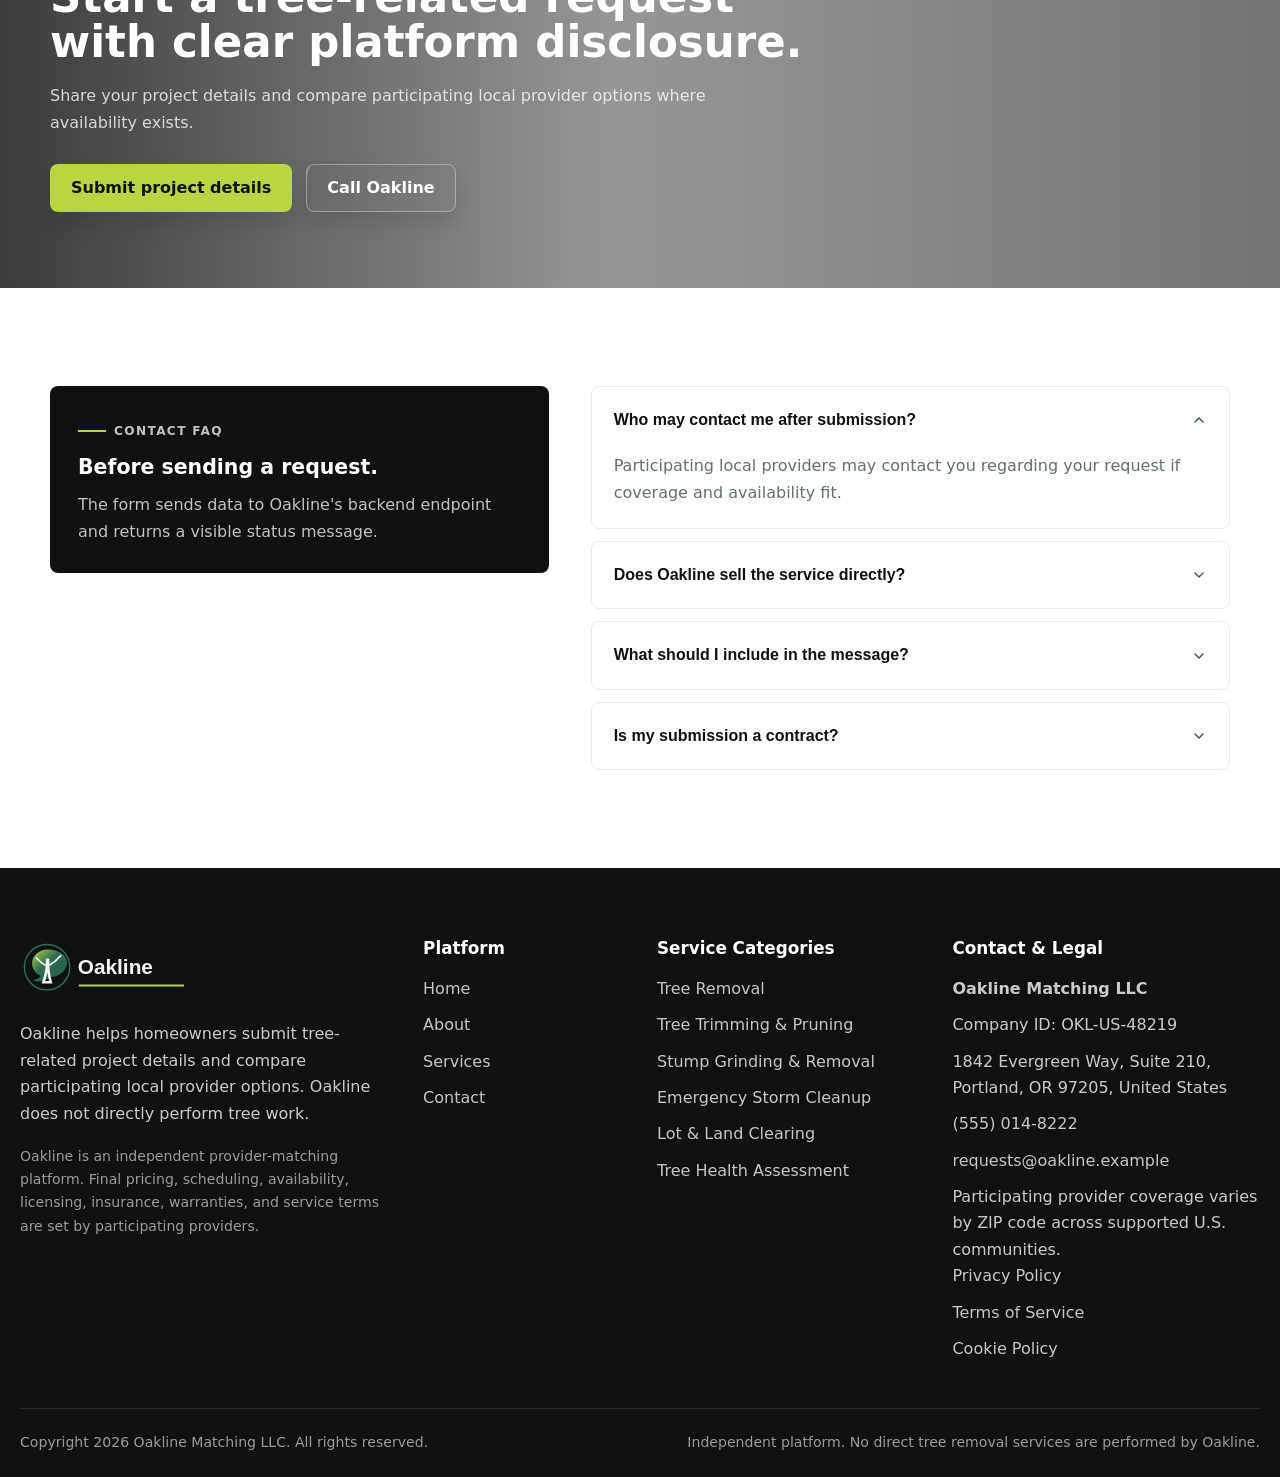
<file: contact.html>
<!doctype html>
<html lang="en">
<head>
  <meta charset="utf-8">
  <meta name="viewport" content="width=device-width, initial-scale=1">
  <meta name="description" content="Submit tree project details to Oakline and compare participating local provider options.">
  <title>Contact Oakline | Submit Project Details</title>
  <link rel="icon" href="assets/images/favicon.svg" type="image/svg+xml">
  <link rel="stylesheet" href="assets/css/global.css">
  <link rel="stylesheet" href="assets/css/contact.css">
  <script defer src="assets/js/config.js"></script>
  <script defer src="assets/js/global.js"></script>
  <script defer src="assets/js/contact.js"></script>
</head>
<body data-page="contact">
  <a class="skip-link" href="#main">Skip to content</a>
  <div data-site-header></div>

  <main id="main">
    <section class="inner-hero hero-contact">
      <div class="inner-hero-content">
        <div class="inner-hero-copy" data-aos="fade-up">
          <p class="eyebrow">Contact Oakline</p>
          <h1>Submit tree project details for local provider matching.</h1>
          <p class="lead">Tell Oakline what is happening on the property. Participating providers may contact you regarding your request where availability exists.</p>
          <div class="btn-row">
            <a class="btn btn-primary" href="#request-form">Start your request</a>
            <a class="btn btn-ghost-dark" href="tel:+15550148222" data-config-attr="href:contact.phoneHref"><span data-config="contact.phoneDisplay"></span></a>
          </div>
          <p class="clarifier">Submitting a request does not create a direct service contract with Oakline.</p>
        </div>
      </div>
    </section>

<section class="section oakline-contact-cards" aria-label="Oakline contact information">
  <div class="container">
    <div class="oakline-contact-cards__grid">
      <article class="oakline-contact-card" data-aos="fade-up">
        <div class="oakline-contact-card__icon">
          <span data-lucide="map-pin"></span>
        </div>

        <h3>Operations address</h3>
        <span class="oakline-contact-card__line"></span>

        <p>1842 Evergreen Way, Suite 210</p>
        <a href="https://maps.google.com/?q=1842+Evergreen+Way+Portland+OR+97205" target="_blank" rel="noopener">
          Portland, OR 97205
        </a>
      </article>

      <article class="oakline-contact-card" data-aos="fade-up" data-aos-delay="80">
        <div class="oakline-contact-card__icon">
          <span data-lucide="mail"></span>
        </div>

        <h3>Mail Oakline</h3>
        <span class="oakline-contact-card__line"></span>

        <p>Send project details or platform questions.</p>
        <a href="mailto:requests@oakline.example">requests@oakline.example</a>
      </article>

      <article class="oakline-contact-card" data-aos="fade-up" data-aos-delay="160">
        <div class="oakline-contact-card__icon">
          <span data-lucide="phone"></span>
        </div>

        <h3>Call Oakline</h3>
        <span class="oakline-contact-card__line"></span>

        <p><a href="tel:+15550148222">(555) 014-8222</a></p>
        <span>Request support and matching questions.</span>
      </article>

      <article class="oakline-contact-card" data-aos="fade-up" data-aos-delay="240">
        <div class="oakline-contact-card__icon">
          <span data-lucide="shield-check"></span>
        </div>

        <h3>Platform role</h3>
        <span class="oakline-contact-card__line"></span>

        <p>Oakline is not a direct tree service company.</p>
        <span>Provider coverage varies by ZIP code.</span>
      </article>
    </div>
  </div>
</section>

<section class="section contact-editorial" aria-labelledby="contact-editorial-title">
  <div class="container contact-editorial__layout">
    <div class="contact-editorial__photo" data-aos="fade-right">
      <img src="assets/images/card-5.jpg" alt="Residential trees near a home before submitting a provider request"
        loading="lazy">
    </div>

    <div class="contact-editorial__panel" data-aos="fade-left">
      <p class="eyebrow">Before you contact Oakline</p>

      <h2 id="contact-editorial-title">
        Start with the details you already know.
      </h2>

      <p>
        You do not need a final scope, measurements, or a provider estimate before submitting a request. Oakline helps
        homeowners organize the first project details so participating local providers can understand the situation more
        clearly.
      </p>

      <p>
        Share the service category, ZIP code, visible tree condition, access limits, urgency, nearby structures, and
        cleanup preferences. Participating providers may still request photos, a site visit, or additional details
        before
        discussing final pricing, scheduling, or service terms.
      </p>

      <div class="contact-editorial__info">
        <a href="mailto:requests@oakline.example">
          <span data-lucide="mail"></span>
          requests@oakline.example
        </a>

        <a href="tel:+15550148222">
          <span data-lucide="phone"></span>
          (555) 014-8222
        </a>
      </div>
    </div>
  </div>
</section>

<section class="section contact-map-style" aria-labelledby="contact-map-style-title">
  <div class="contact-map-style__bg" aria-hidden="true"></div>

  <div class="container contact-map-style__layout">
    <div class="contact-map-style__form-card" data-aos="fade-right">
      <p class="eyebrow">Get in touch</p>
      <h2 id="contact-map-style-title">Contact Oakline</h2>

      <form id="request-form" class="contact-map-style__form" action="contact.php" method="post" data-request-form>
        <input type="hidden" name="sourcePage" value="contact.html">
        <input type="hidden" name="formStartedAt" value="">
        <label>
          <span class="sr-only">Name</span>
          <input type="text" name="name" placeholder="Enter Name" required>
        </label>

        <label>
          <span class="sr-only">Email</span>
          <input type="email" name="email" placeholder="Enter Email" required>
        </label>

        <label>
          <span class="sr-only">Phone</span>
          <input type="tel" name="phone" placeholder="Phone">
        </label>

      <label>
        <span class="sr-only">Select service</span>
        <select name="subject" required>
          <option value="" selected disabled>Select service category</option>
          <option value="Tree Removal">Tree Removal</option>
          <option value="Tree Trimming & Pruning">Tree Trimming &amp; Pruning</option>
          <option value="Stump Grinding & Removal">Stump Grinding &amp; Removal</option>
          <option value="Emergency Storm Cleanup">Emergency Storm Cleanup</option>
          <option value="Lot & Land Clearing">Lot &amp; Land Clearing</option>
          <option value="Tree Health Assessment">Tree Health Assessment</option>
          <option value="Not sure yet">Not sure yet</option>
        </select>
      </label>

        <label>
          <span class="sr-only">Message</span>
          <textarea name="message" placeholder="Your Message" required></textarea>
        </label>

        <button class="btn btn-primary" type="submit">Send Message</button>
        <p class="form-status" data-form-status aria-live="polite"></p>
      </form>
    </div>

    <aside class="contact-map-style__dark" data-aos="fade-left">
<div class="contact-map-style__brand">
  <span class="contact-map-style__logo" aria-hidden="true">
    <span data-lucide="tree-pine"></span>
  </span>
</div>

      <div class="contact-map-style__info-list">
        <div class="contact-map-style__info">
          <span class="contact-map-style__info-icon">
            <span data-lucide="map-pin"></span>
          </span>
          <div>
            <h3>Operations address</h3>
            <p>1842 Evergreen Way, Suite 210<br>Portland, OR 97205</p>
          </div>
        </div>

        <div class="contact-map-style__info">
          <span class="contact-map-style__info-icon">
            <span data-lucide="mail"></span>
          </span>
          <div>
            <h3>Send your mail at</h3>
            <p><a href="mailto:requests@oakline.example">requests@oakline.example</a></p>
          </div>
        </div>

        <div class="contact-map-style__info">
          <span class="contact-map-style__info-icon">
            <span data-lucide="phone"></span>
          </span>
          <div>
            <h3>Call Oakline</h3>
            <p><a href="tel:+15550148222">(555) 014-8222</a></p>
          </div>
        </div>

        <div class="contact-map-style__info">
          <span class="contact-map-style__info-icon">
            <span data-lucide="shield-check"></span>
          </span>
          <div>
            <h3>Platform role</h3>
            <p>Final pricing, scheduling, service terms.
            </p>
          </div>
        </div>
      </div>

      <div class="contact-map-style__bottom">
        <p>Have a tree-related request?</p>
        <a href="tel:+15550148222">(555) 014-8222</a>
      </div>
    </aside>
  </div>
</section>

<section class="section contact-help-services" aria-labelledby="contact-help-title">
  <div class="container">
    <div class="center-heading contact-help-heading">
      <p class="eyebrow">Before you submit</p>
      <h2 id="contact-help-title">How Oakline helps with your request details.</h2>
      <p>
        Start with the details you already know. Oakline helps organize tree-related requests so participating local
        providers can review the situation more clearly.
      </p>
    </div>

    <div class="contact-help-grid">
      <article class="contact-help-card">
        <div class="contact-help-icon">
          <span data-lucide="tree-pine"></span>
        </div>

        <h3>Choose Category</h3>
        <p>
          Select the closest tree-related request type, even if the final scope is not clear yet.
        </p>

        <span class="contact-help-action">
          <span data-lucide="check"></span>
        </span>
      </article>

      <article class="contact-help-card">
        <div class="contact-help-icon">
          <span data-lucide="clipboard-list"></span>
        </div>

        <h3>Add Details</h3>
        <p>
          Share location, visible condition, access limits, nearby structures, and cleanup preferences.
        </p>

        <span class="contact-help-action">
          <span data-lucide="check"></span>
        </span>
      </article>

      <article class="contact-help-card contact-help-card--active">
        <div class="contact-help-icon">
          <span data-lucide="sliders-horizontal"></span>
        </div>

        <h3>Compare Options</h3>
        <p>
          Review participating provider availability, scope notes, pricing factors, and next-step details.
        </p>

        <span class="contact-help-action">
          <span data-lucide="check"></span>
        </span>
      </article>

      <article class="contact-help-card">
        <div class="contact-help-icon">
          <span data-lucide="shield-check"></span>
        </div>

        <h3>Review Terms</h3>
        <p>
          Final pricing, scheduling, service terms, licensing, and insurance come from providers directly.
        </p>

        <span class="contact-help-action">
          <span data-lucide="check"></span>
        </span>
      </article>
    </div>
  </div>
</section>

    <section class="section section-soft" aria-labelledby="support-area">
      <div class="container split">
        <div class="image-frame" data-aos="fade-right">
          <img src="assets/images/hero-services.jpg" alt="Tree-lined property service area context" loading="lazy">
        </div>
        <div class="content-stack" data-aos="fade-left">
          <p class="eyebrow">Request support</p>
          <h2 id="support-area">Provider availability can change by location and project type.</h2>
          <p>Participating providers may follow up when the request fits their service area, schedule, equipment, and scope. Oakline cannot guarantee a provider response, a specific price, or a service appointment.</p>
          <p data-config="area.serviceArea"></p>
          <div class="btn-row">
            <a class="btn btn-primary" href="#request-form">Submit details</a>
            <a class="btn btn-ghost" href="all-services.html">Review categories</a>
          </div>
        </div>
      </div>
    </section>

        <section class="prefooter-cta cta-contact">
          <div class="container" data-aos="fade-up">
            <p class="eyebrow">Begin here</p>
            <h2>Start a tree-related request with clear platform disclosure.</h2>
            <p>Share your project details and compare participating local provider options where availability exists.</p>
            <div class="btn-row">
              <a class="btn btn-accent" href="#request-form">Submit project details</a>
              <a class="btn btn-ghost-dark" href="tel:+15550148222" data-config-attr="href:contact.phoneHref">Call Oakline</a>
            </div>
          </div>
        </section>

    <section class="section" aria-labelledby="contact-faq-title">
      <div class="container faq-layout">
        <aside class="faq-aside" data-aos="fade-right">
          <p class="eyebrow">Contact FAQ</p>
          <h3 id="contact-faq-title">Before sending a request.</h3>
          <p>The form sends data to Oakline's backend endpoint and returns a visible status message.</p>
        </aside>
        <div class="accordion faq-accordion" id="contact-faq" data-accordion data-aos="fade-left">
          <article class="accordion-item"><button class="accordion-trigger" type="button" aria-expanded="false" data-accordion-trigger>Who may contact me after submission?<span data-lucide="chevron-down"></span></button><div class="accordion-panel"><p>Participating local providers may contact you regarding your request if coverage and availability fit.</p></div></article>
          <article class="accordion-item"><button class="accordion-trigger" type="button" aria-expanded="false" data-accordion-trigger>Does Oakline sell the service directly?<span data-lucide="chevron-down"></span></button><div class="accordion-panel"><p>No. Oakline is an independent matching platform and does not directly provide tree services.</p></div></article>
          <article class="accordion-item"><button class="accordion-trigger" type="button" aria-expanded="false" data-accordion-trigger>What should I include in the message?<span data-lucide="chevron-down"></span></button><div class="accordion-panel"><p>Include the service category, visible condition, access details, urgency, cleanup preferences, and anything near the tree that may affect scope.</p></div></article>
          <article class="accordion-item"><button class="accordion-trigger" type="button" aria-expanded="false" data-accordion-trigger>Is my submission a contract?<span data-lucide="chevron-down"></span></button><div class="accordion-panel"><p>No. Submitting details through Oakline does not create a direct service contract with Oakline.</p></div></article>
        </div>
      </div>
    </section>

  </main>

  <div data-site-footer></div>
</body>
</html>
</file>
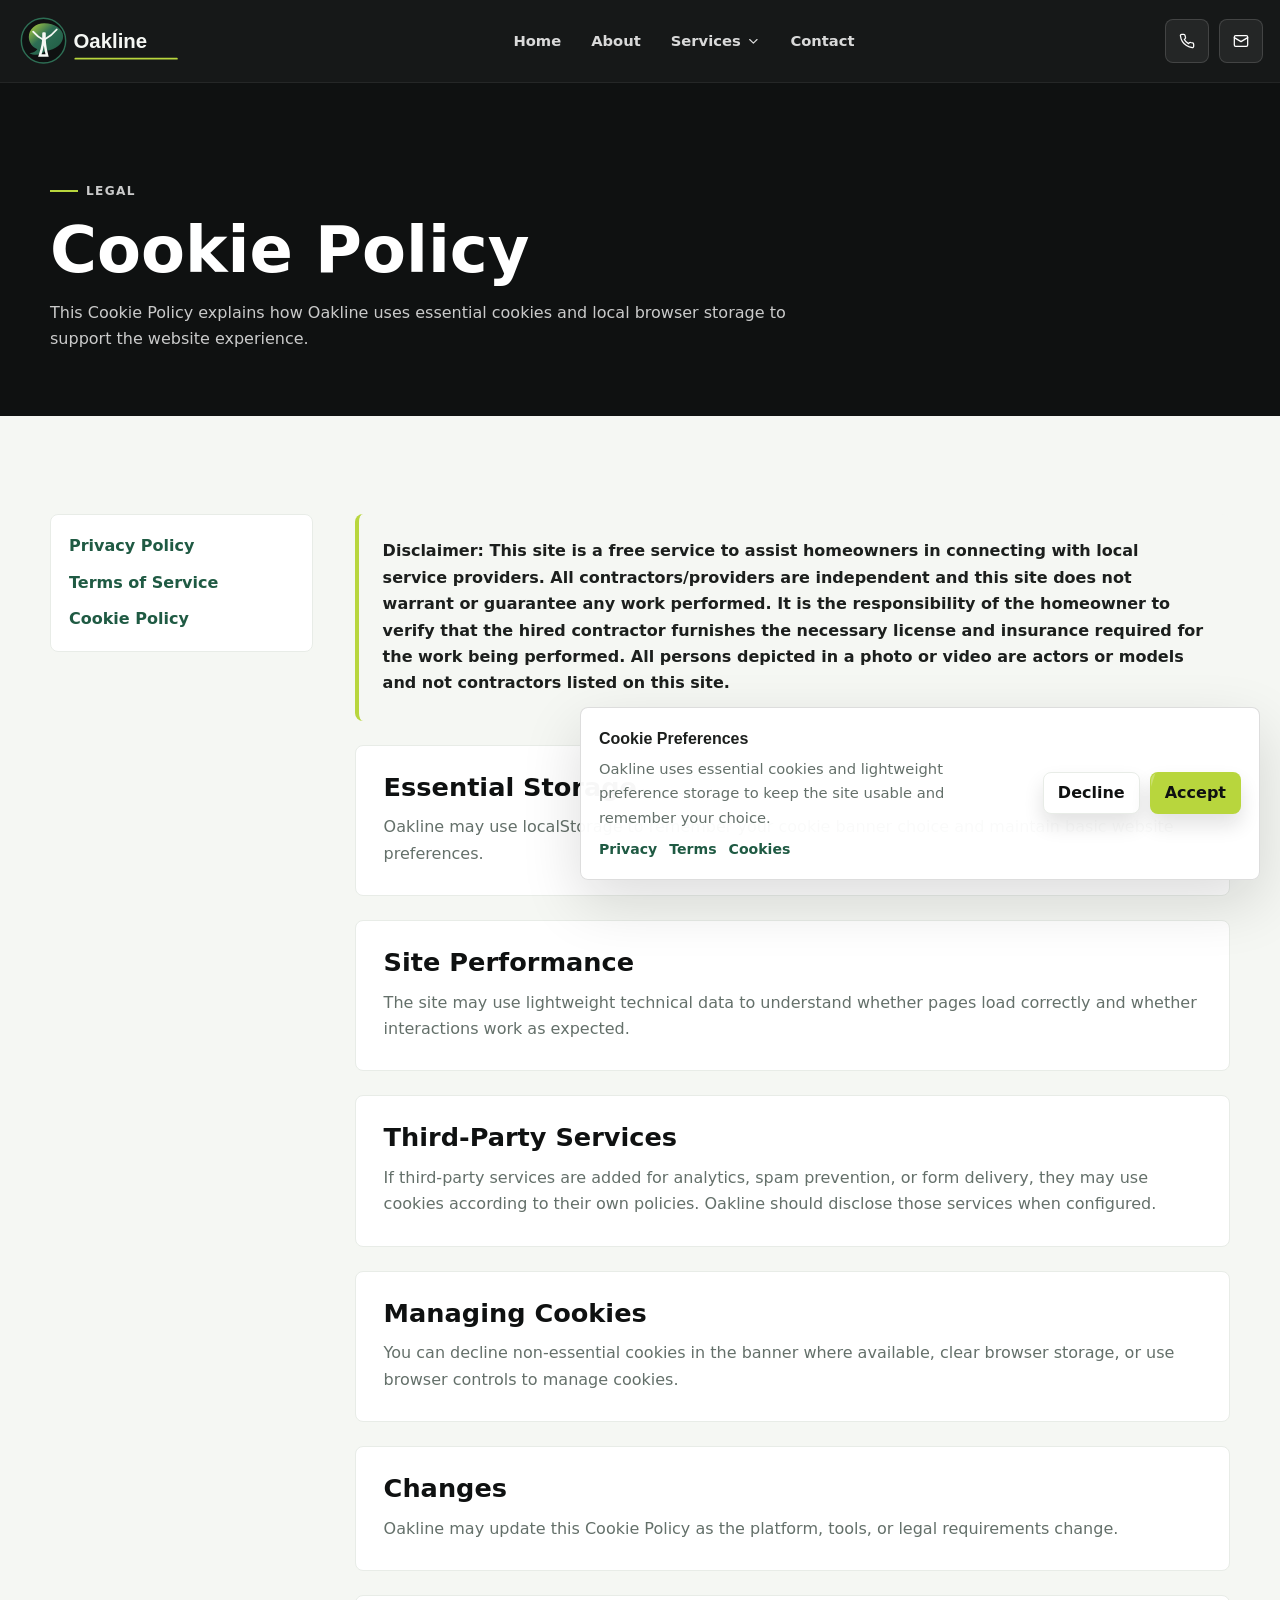
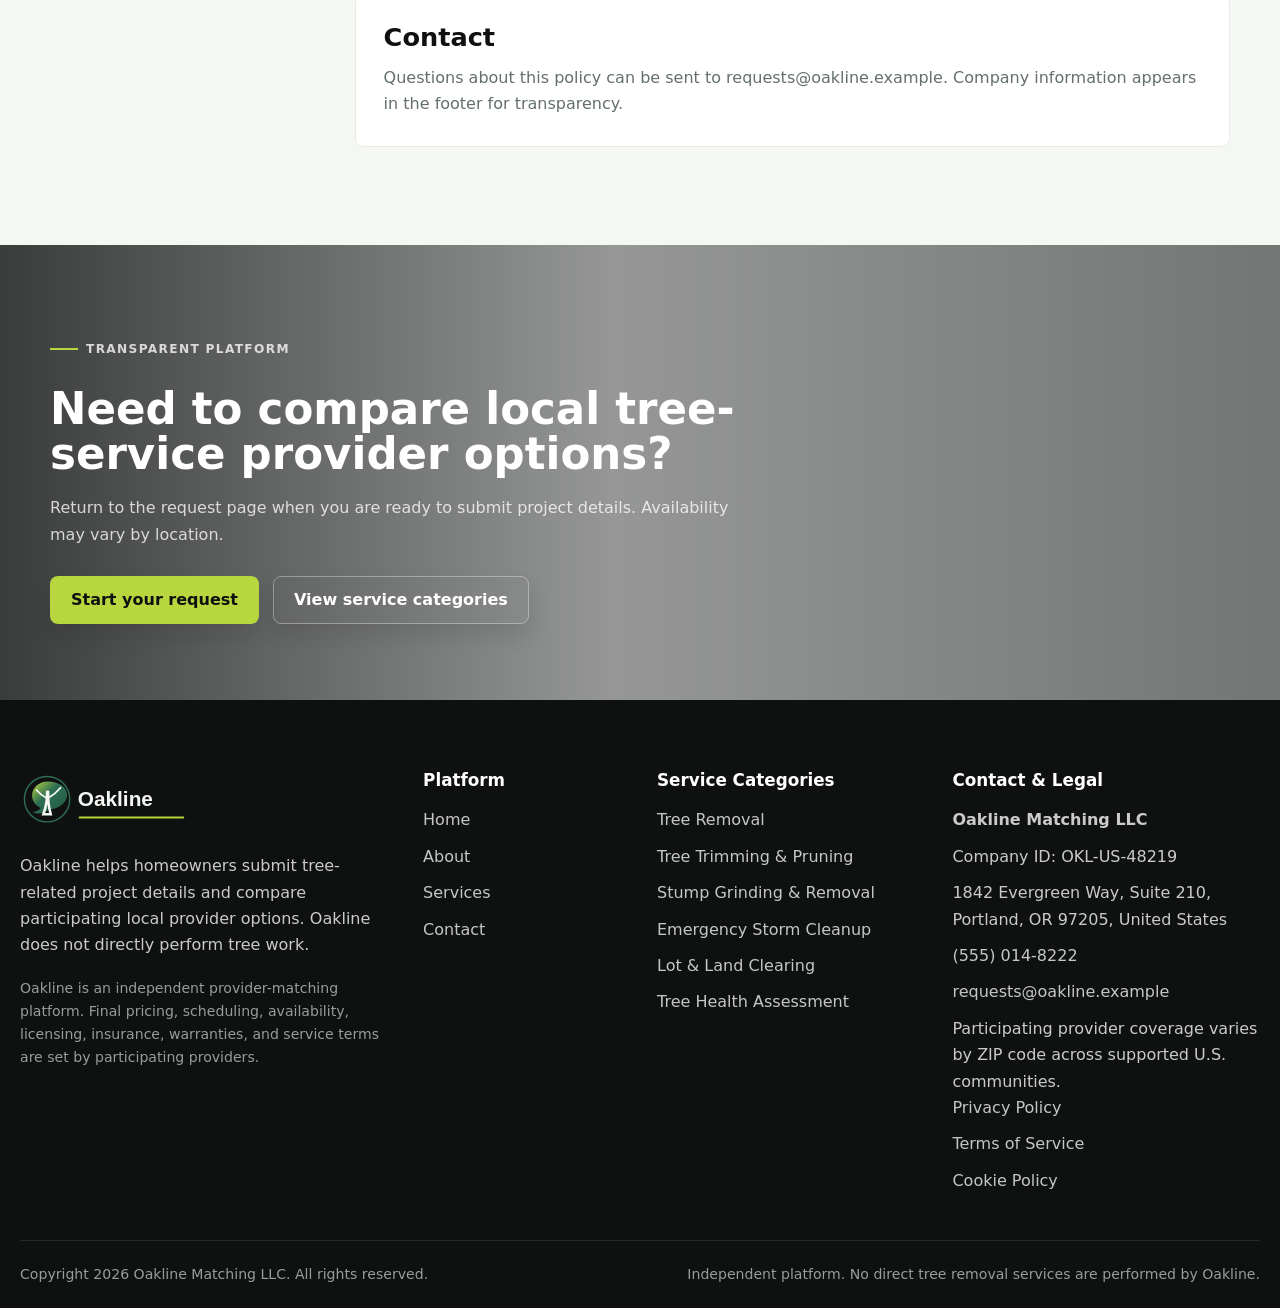
<file: cookie-policy.html>
<!doctype html>
<html lang="en">
<head>
  <meta charset="utf-8">
  <meta name="viewport" content="width=device-width, initial-scale=1">
  <meta name="description" content="Oakline Cookie Policy for the independent tree service provider matching platform.">
  <title>Cookie Policy | Oakline</title>
  <link rel="icon" href="assets/images/favicon.svg" type="image/svg+xml">
  <link rel="stylesheet" href="assets/css/global.css">
  <link rel="stylesheet" href="assets/css/legal.css">
  <script defer src="assets/js/config.js"></script>
  <script defer src="assets/js/global.js"></script>
  <script defer src="assets/js/legal.js"></script>
</head>
<body data-page="legal" data-legal="cookies">
  <a class="skip-link" href="#main">Skip to content</a>
  <div data-site-header></div>
  <main id="main" data-legal-page></main>
  <div data-site-footer></div>
</body>
</html>
</file>
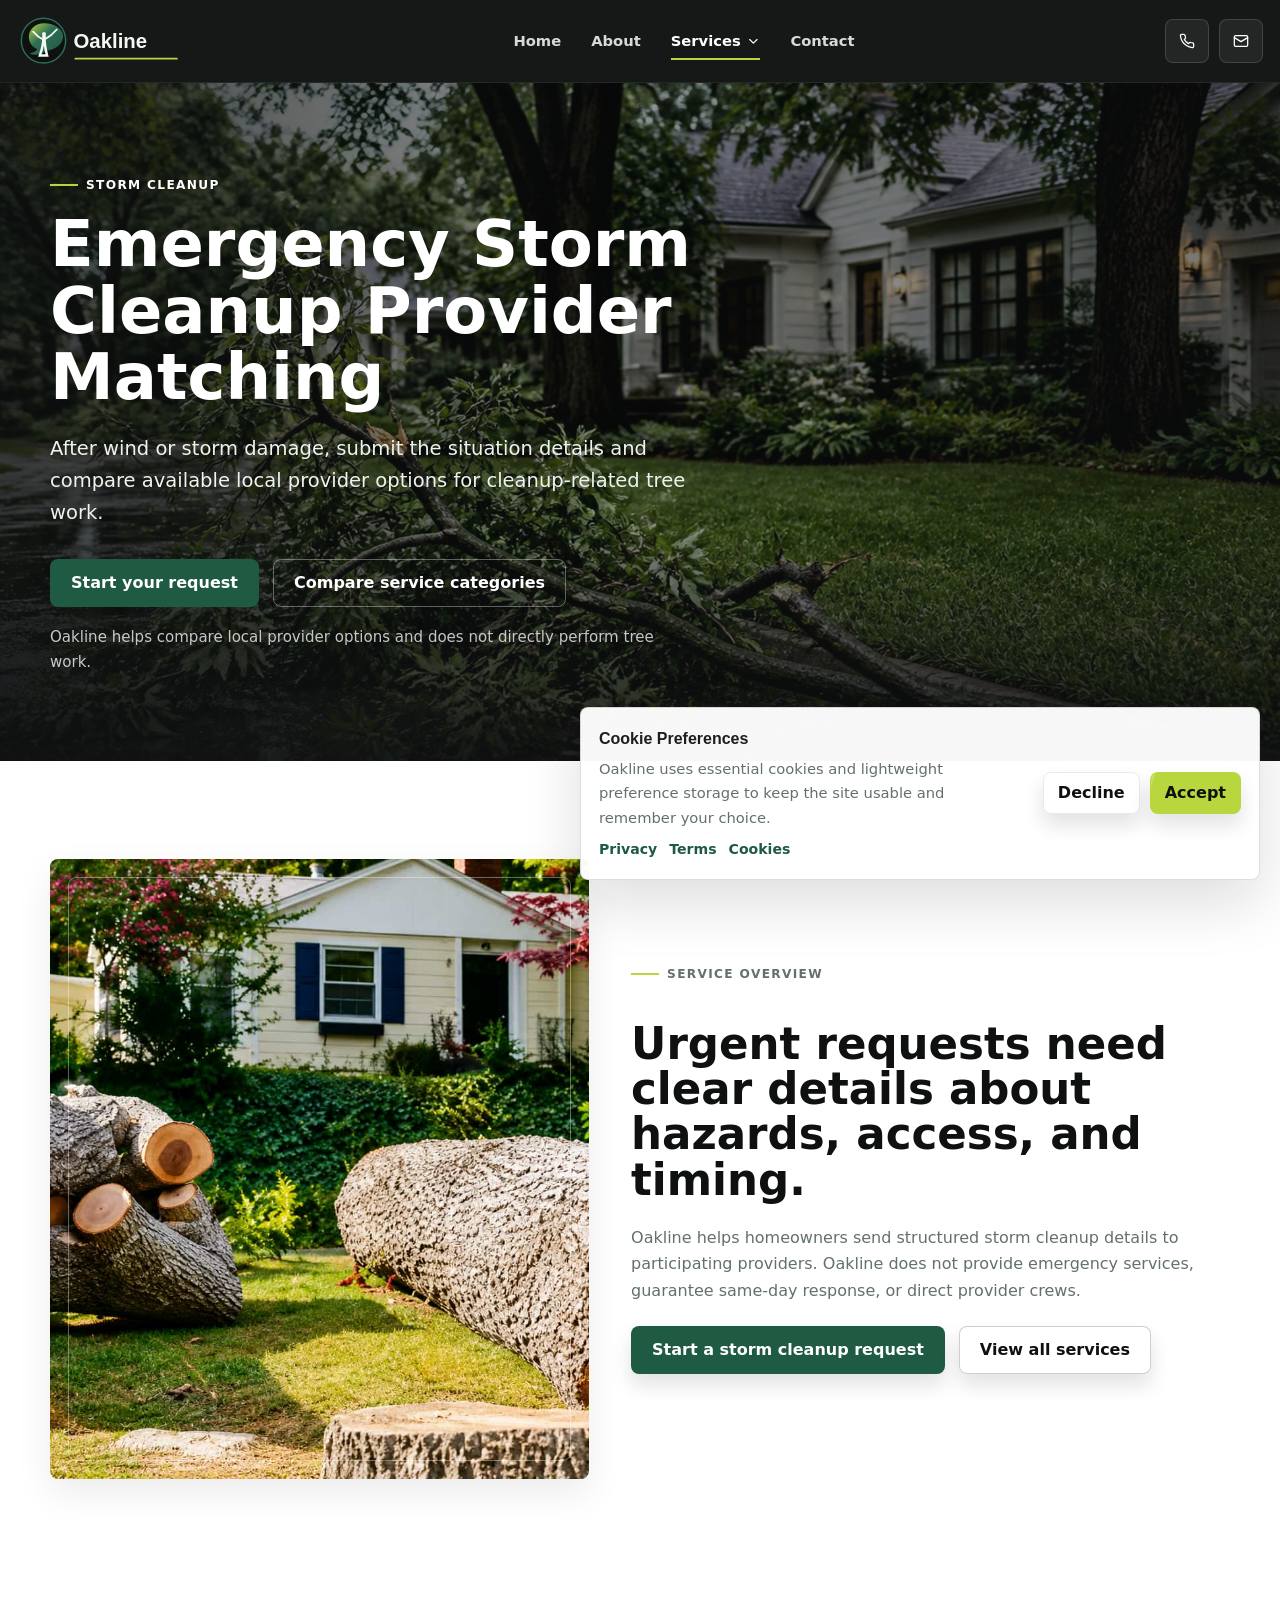
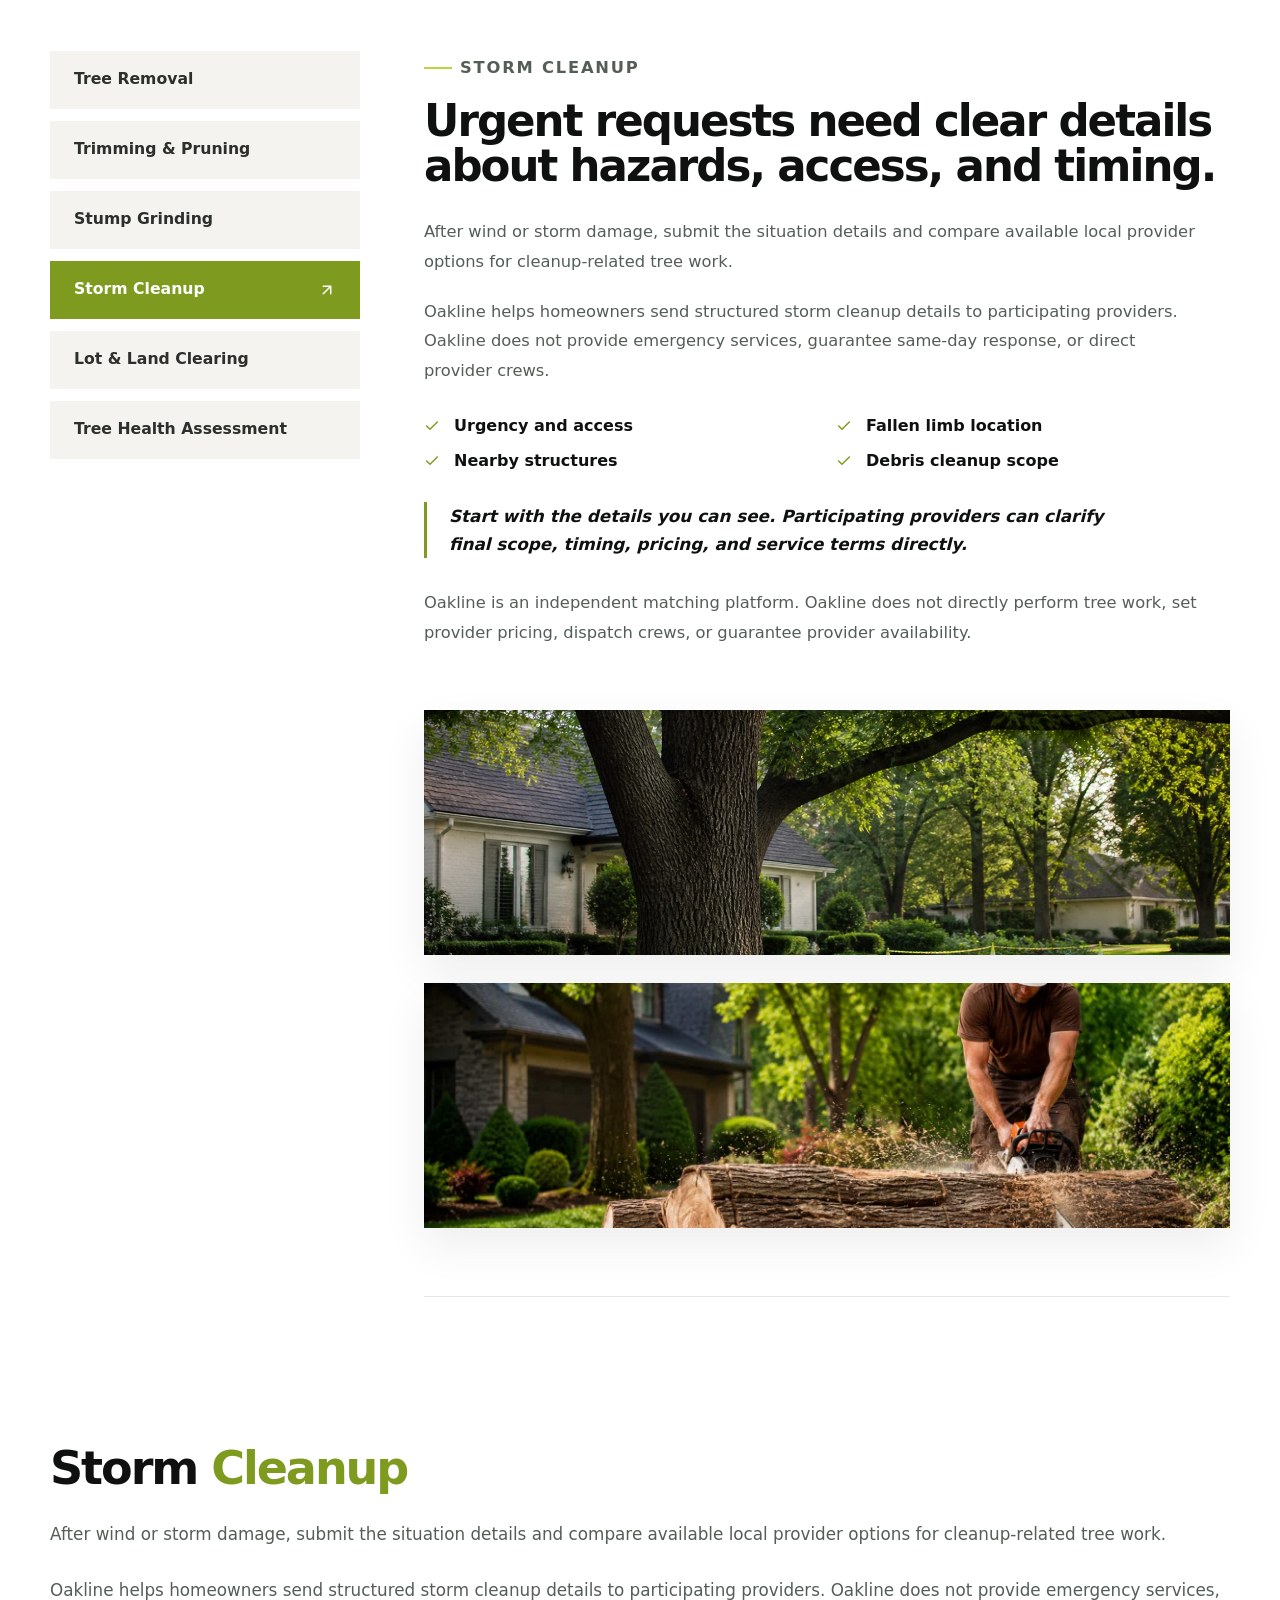
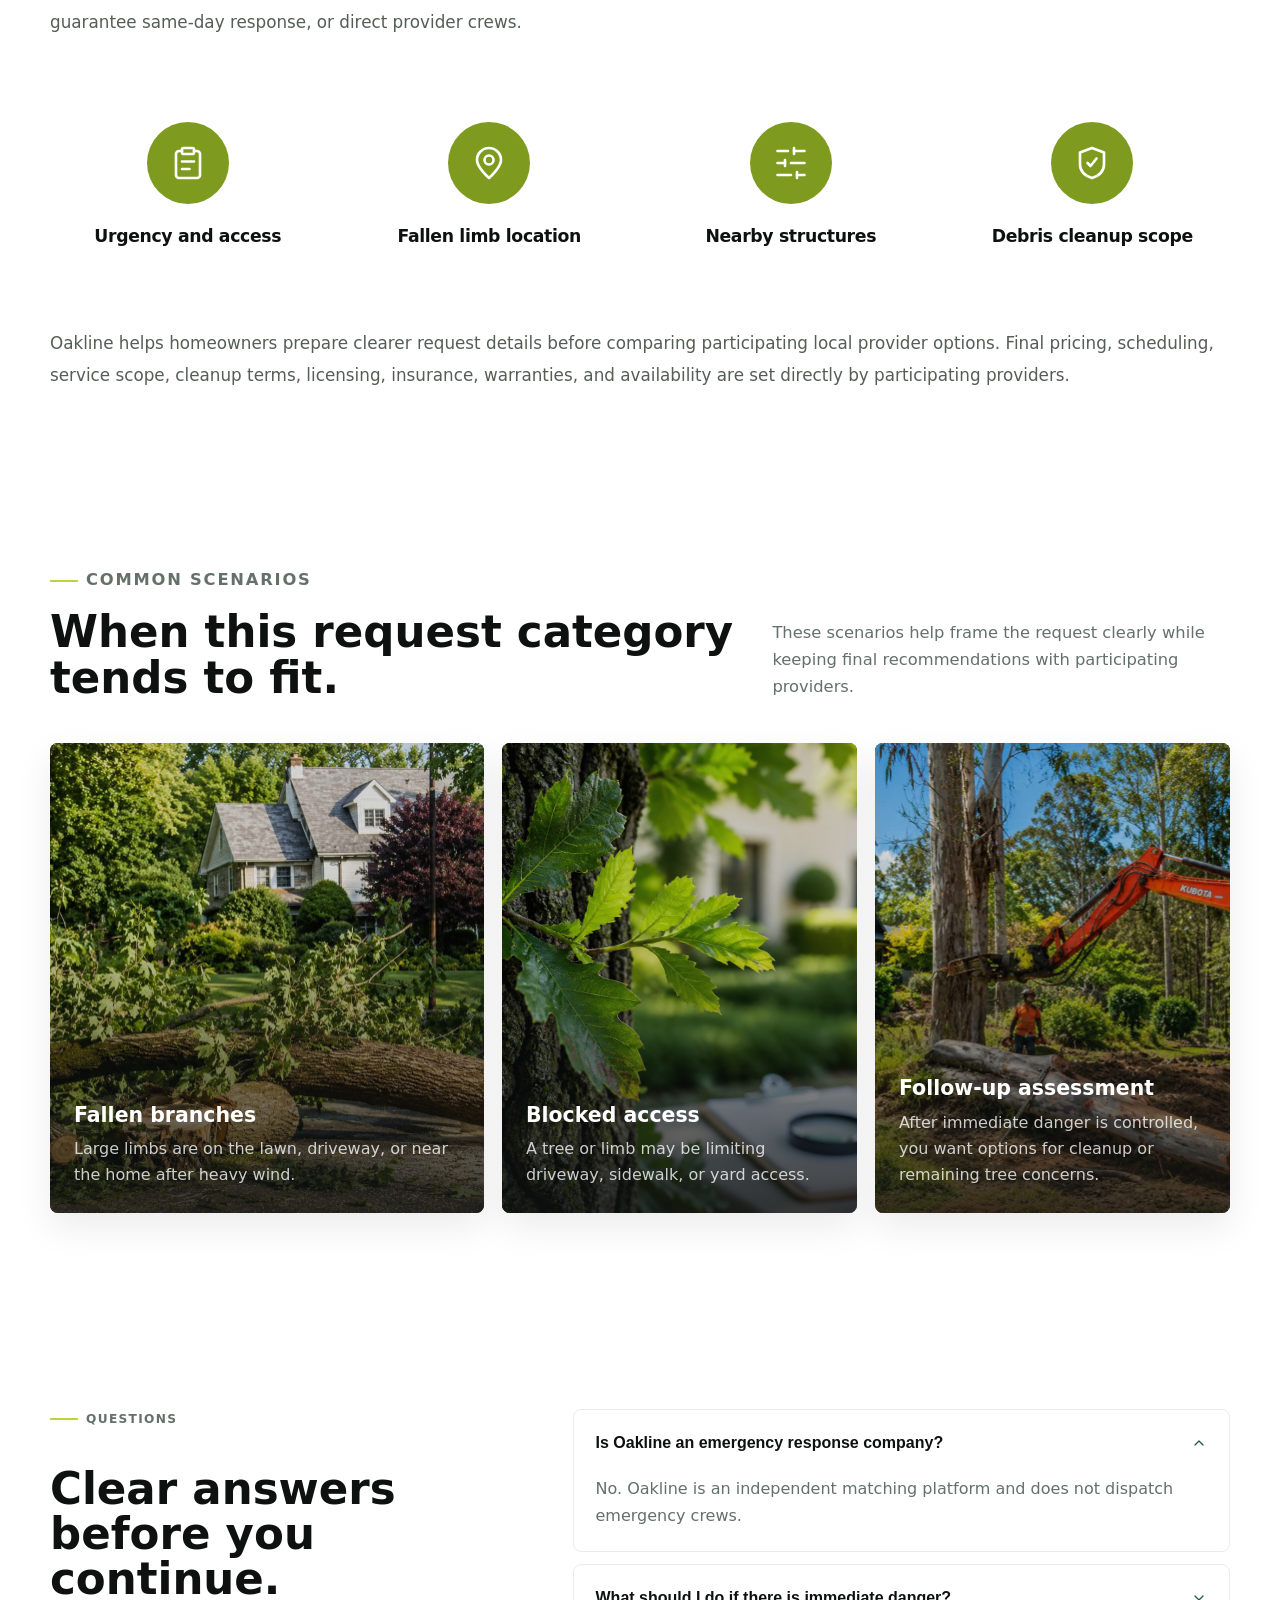
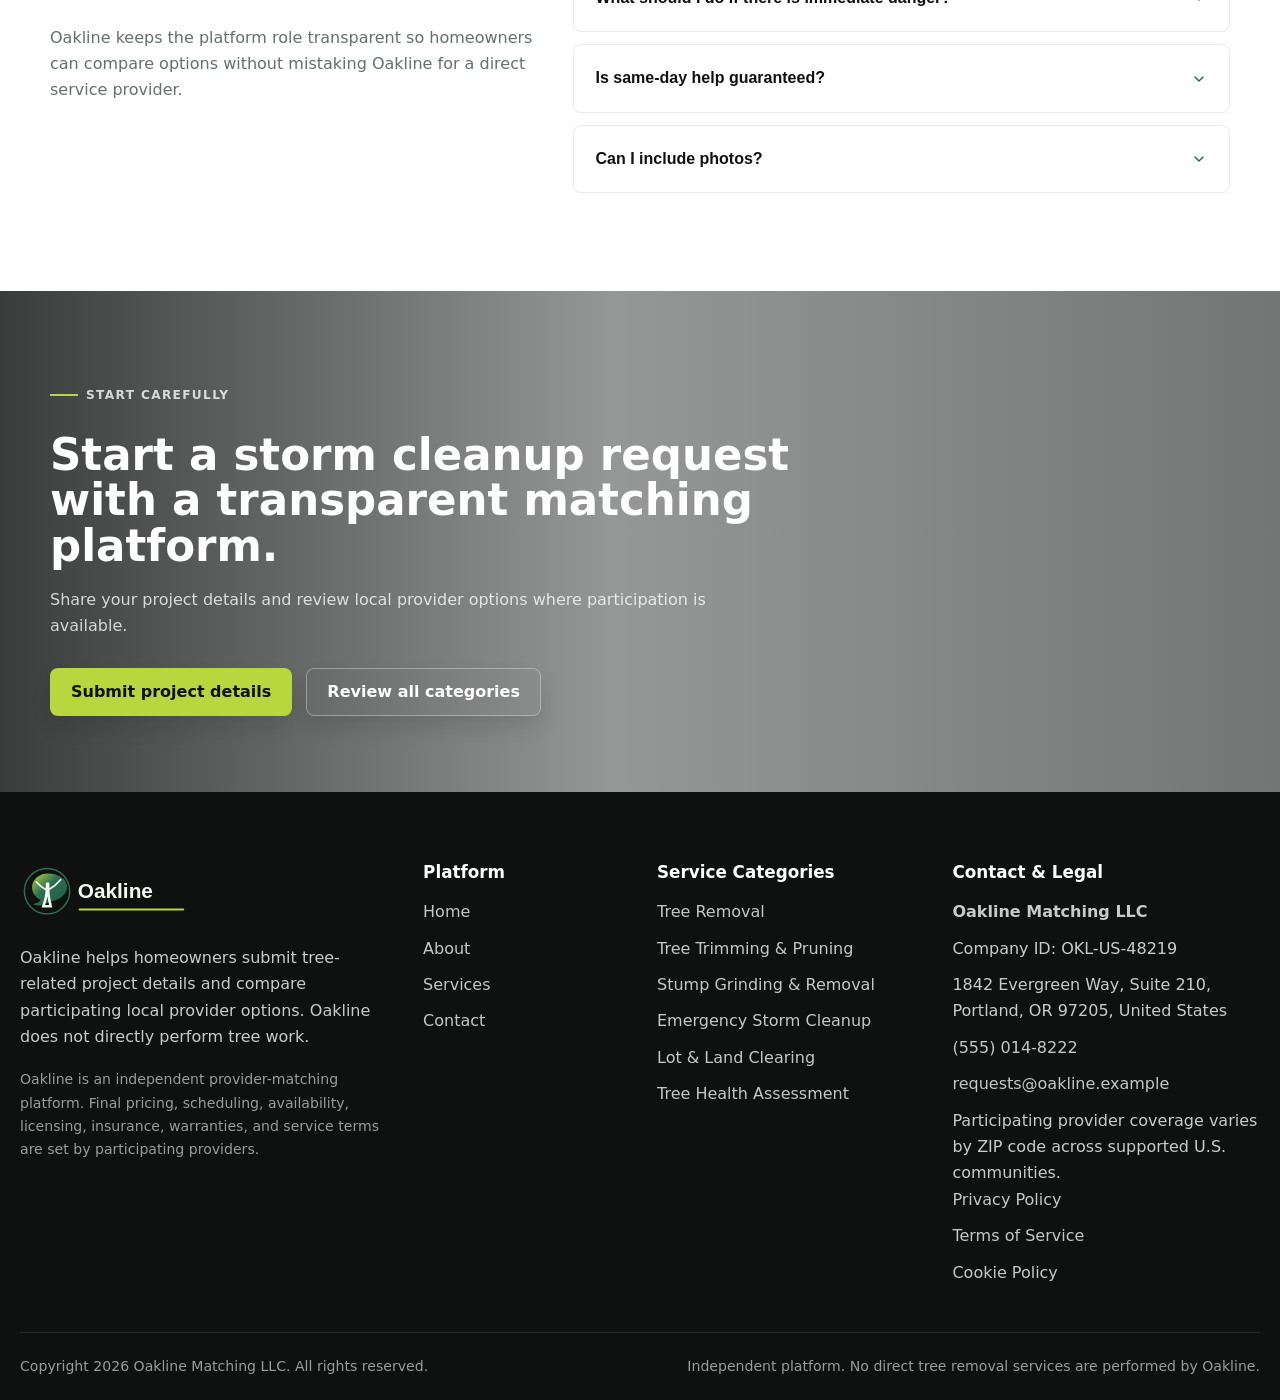
<file: emergency-storm-cleanup.html>
<!doctype html>
<html lang="en">
<head>
  <meta charset="utf-8">
  <meta name="viewport" content="width=device-width, initial-scale=1">
  <meta name="description" content="Use Oakline to submit storm cleanup details and compare local participating tree service provider options.">
  <title>Emergency Storm Cleanup Provider Matching | Oakline</title>
  <link rel="icon" href="assets/images/favicon.svg" type="image/svg+xml">
  <link rel="stylesheet" href="assets/css/global.css">
  <link rel="stylesheet" href="assets/css/services.css">
  <script defer src="assets/js/config.js"></script>
  <script defer src="assets/js/global.js"></script>
  <script defer src="assets/js/services.js"></script>
</head>
<body data-page="services" data-service="emergency-storm-cleanup">
  <a class="skip-link" href="#main">Skip to content</a>
  <div data-site-header></div>
  <main id="main" data-service-page></main>
  <div data-site-footer></div>
</body>
</html>
</file>
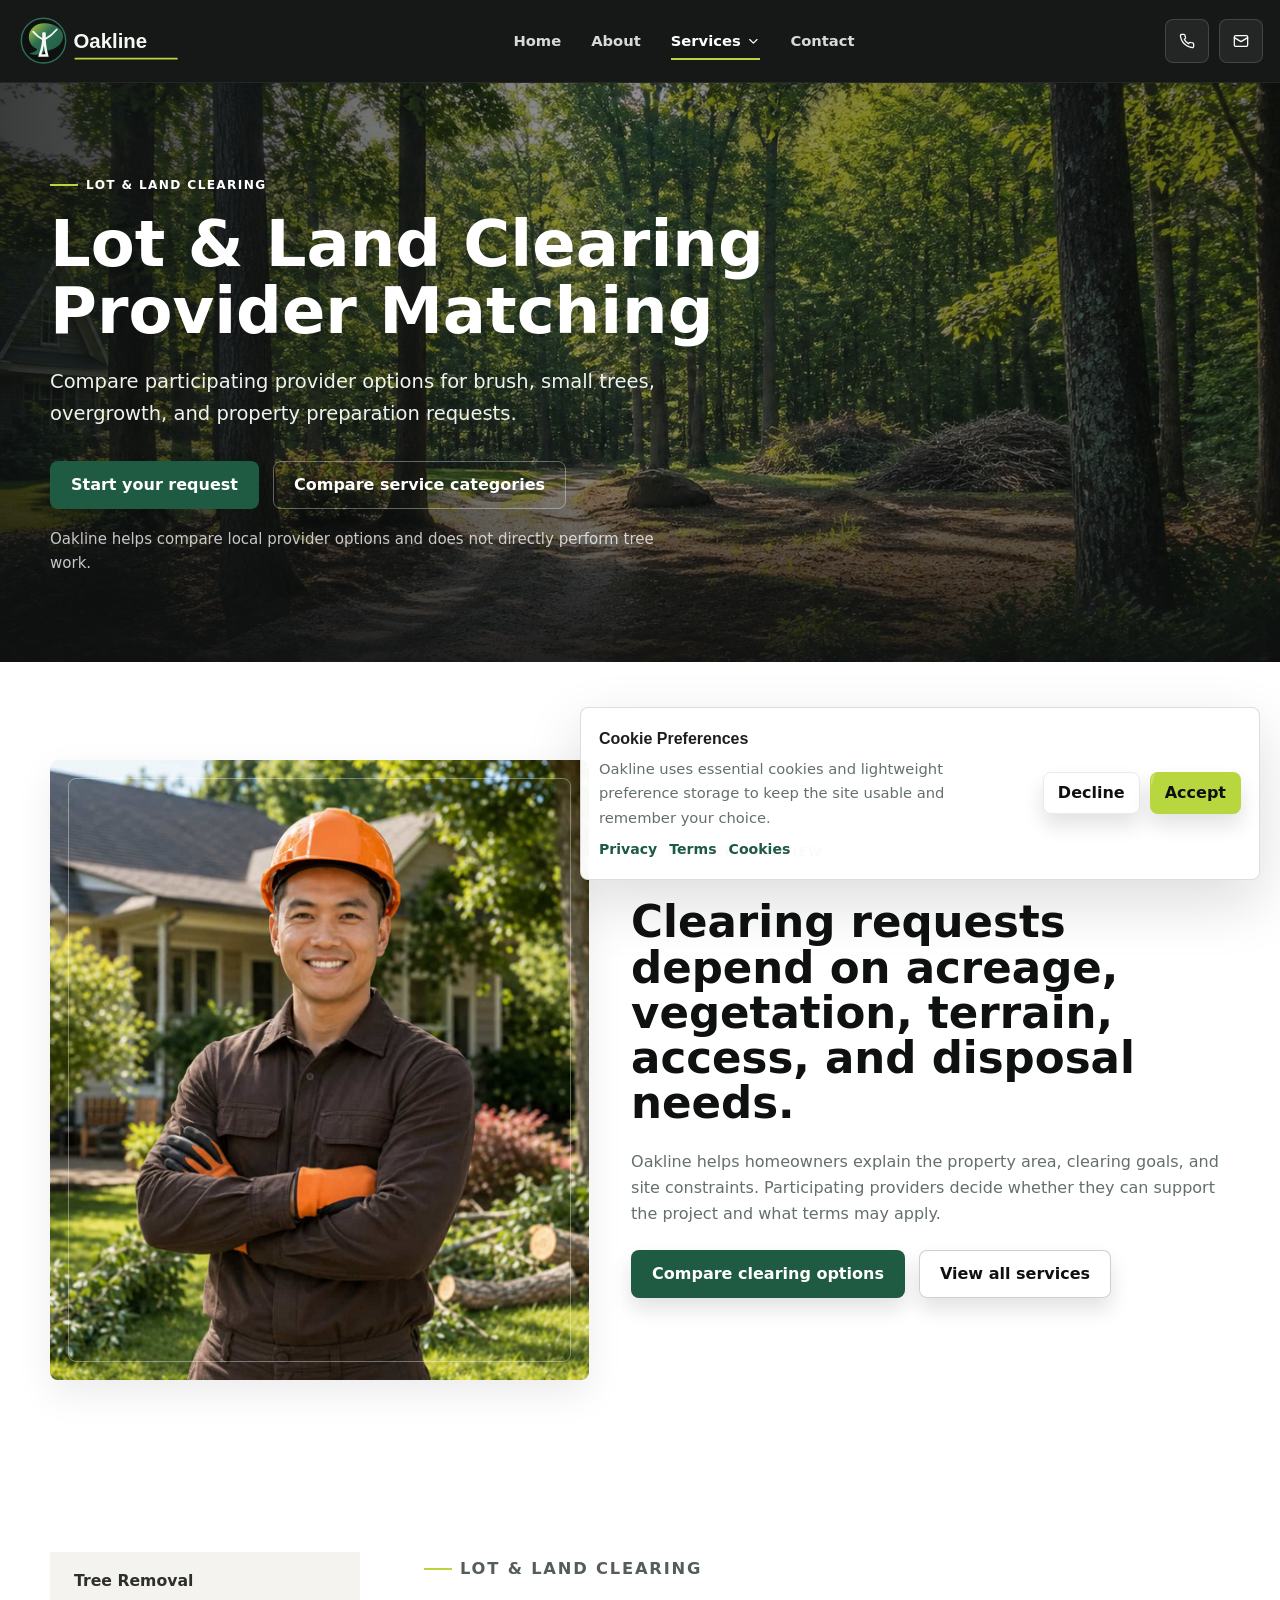
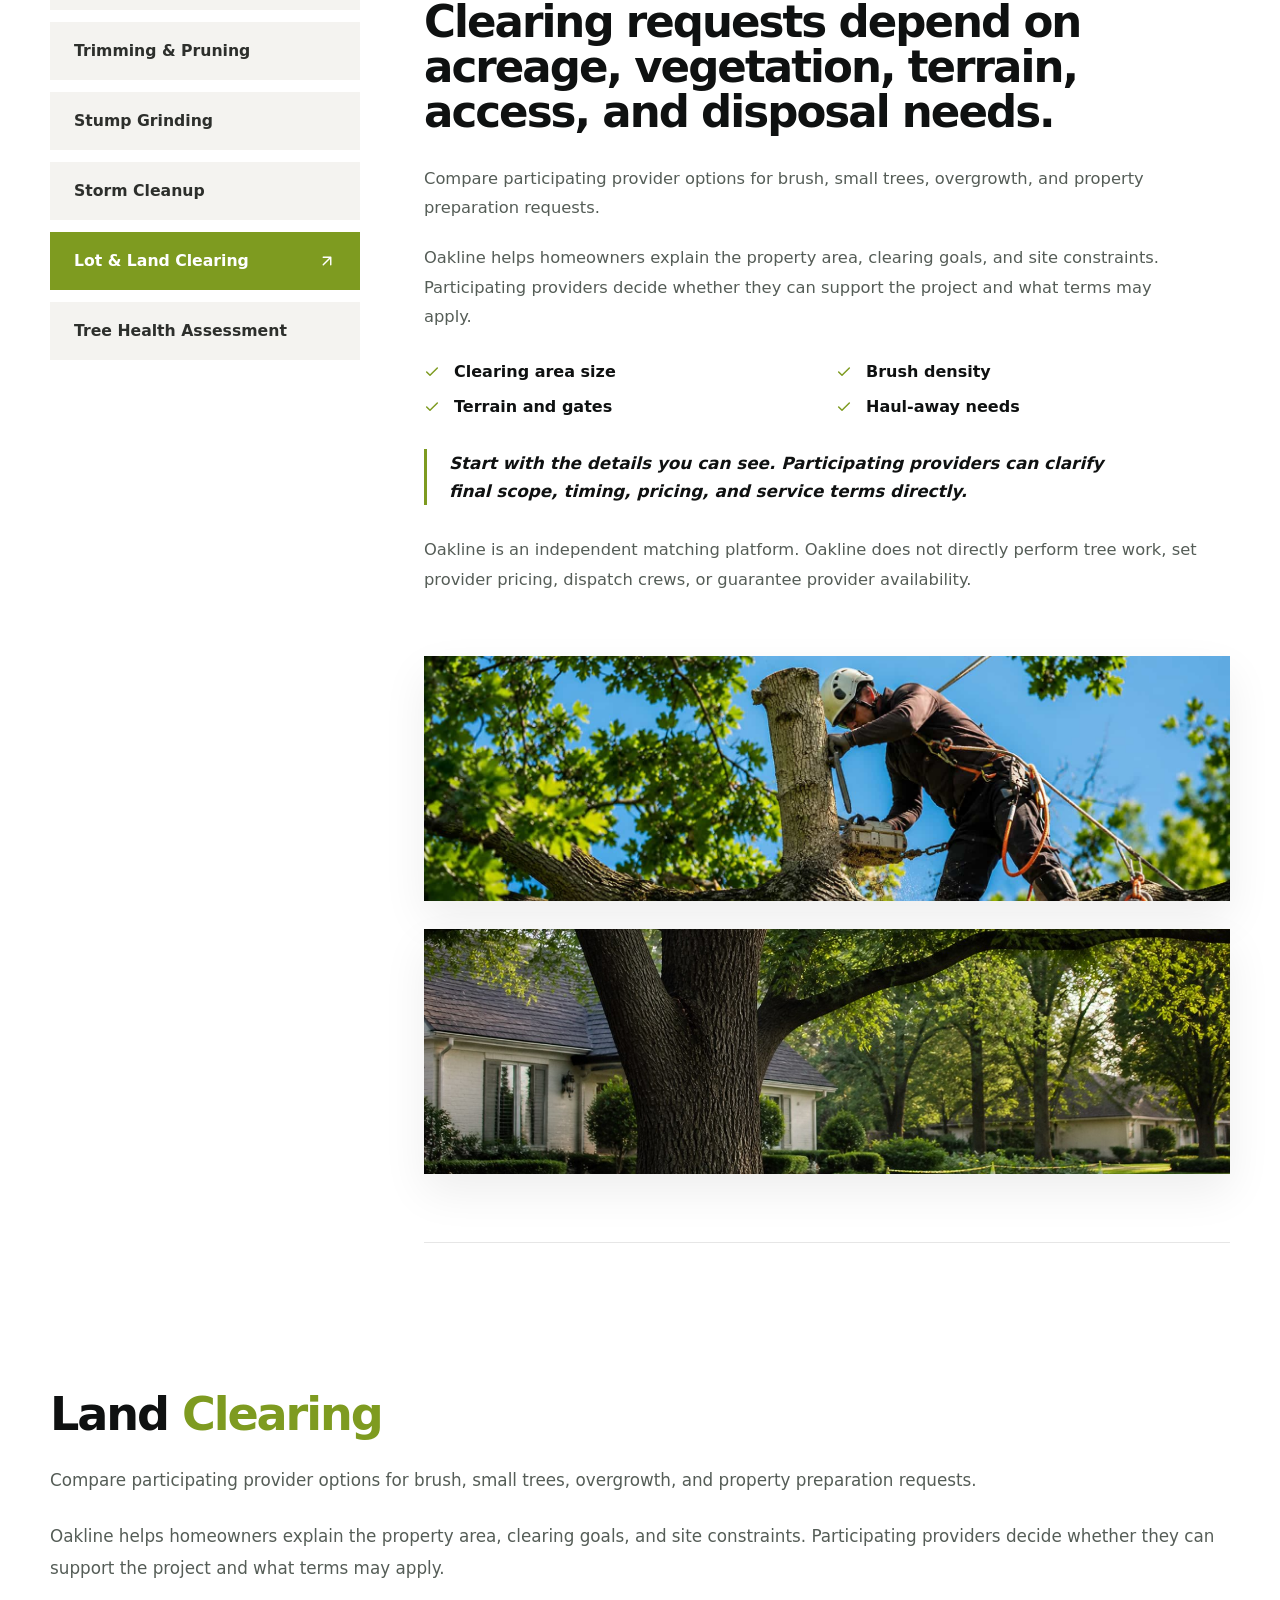
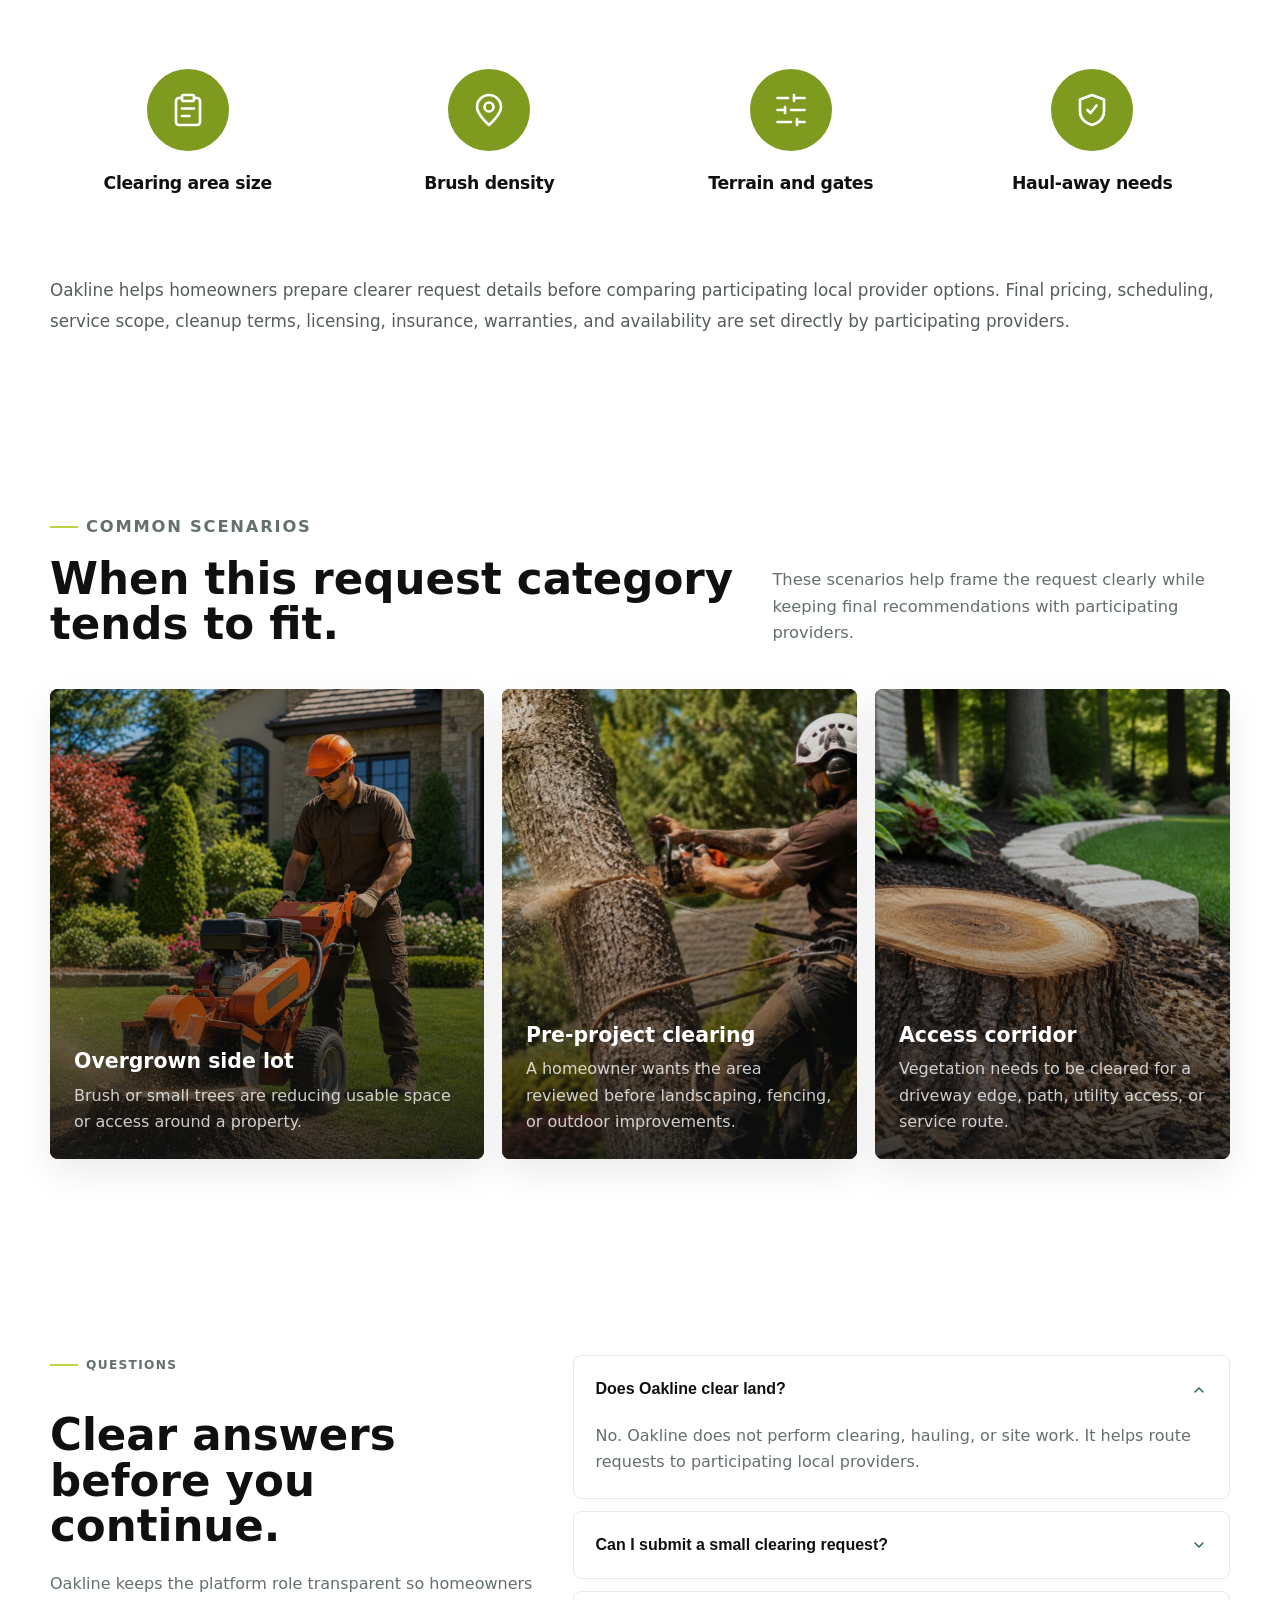
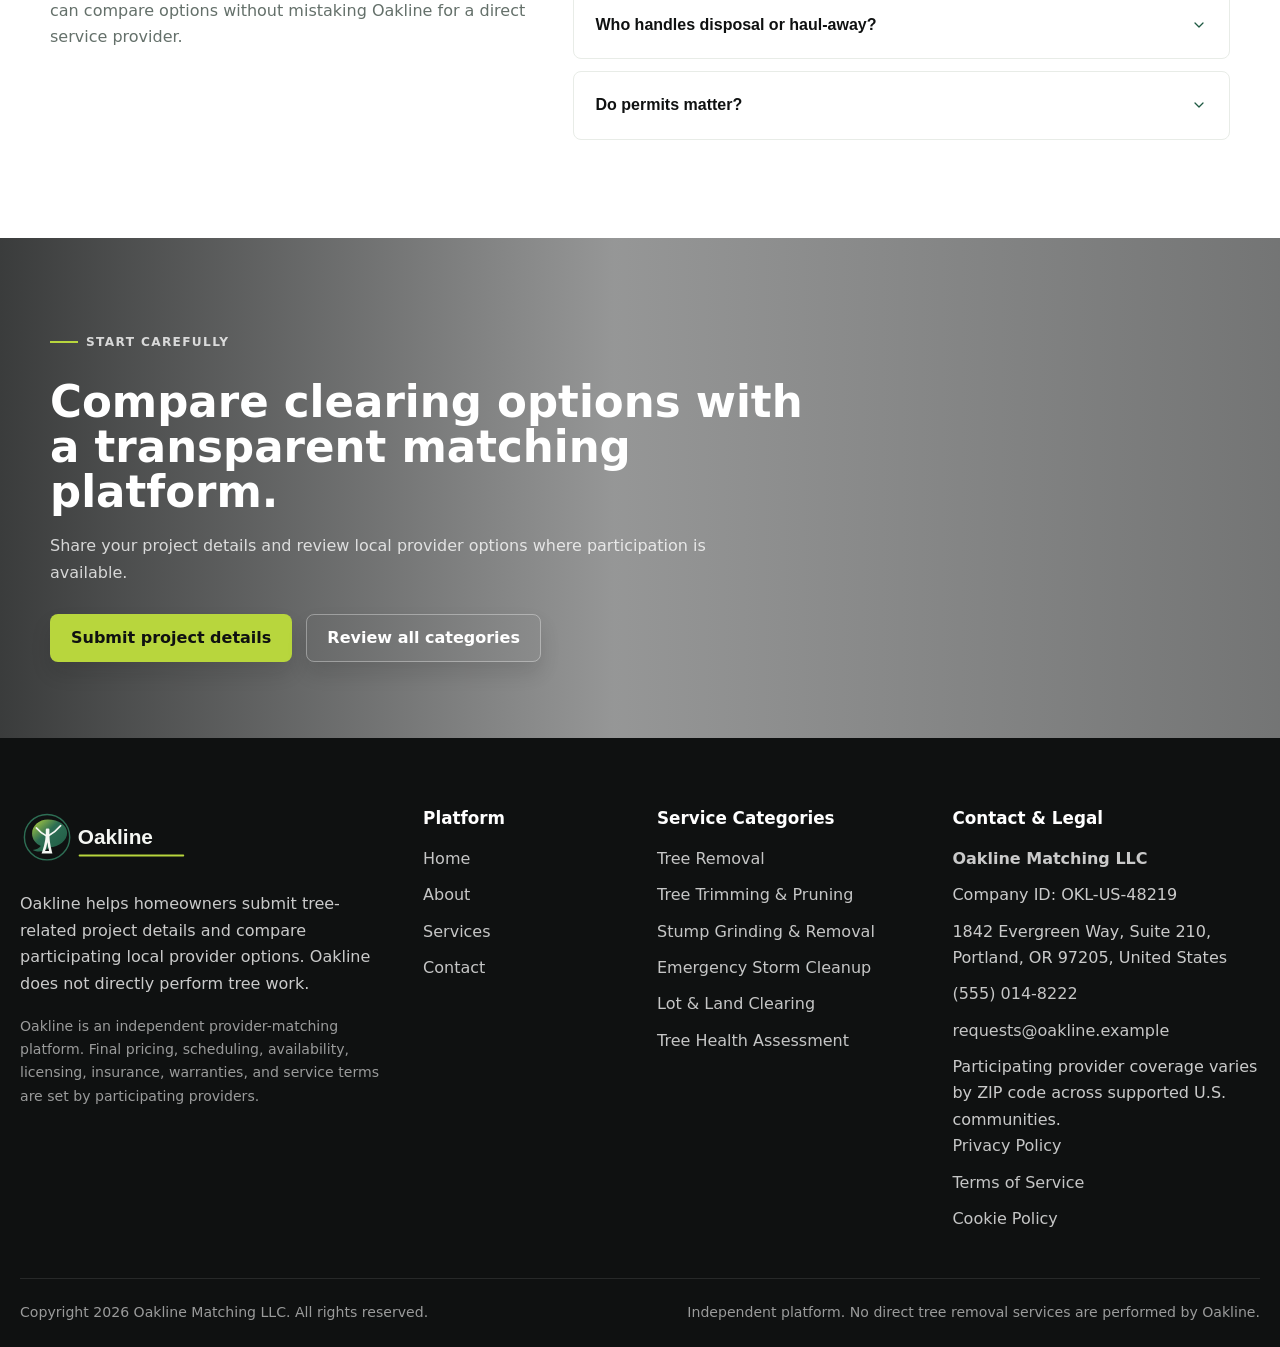
<file: lot-land-clearing.html>
<!doctype html>
<html lang="en">
<head>
  <meta charset="utf-8">
  <meta name="viewport" content="width=device-width, initial-scale=1">
  <meta name="description" content="Compare local provider options for lot and land clearing requests through Oakline.">
  <title>Lot & Land Clearing Provider Matching | Oakline</title>
  <link rel="icon" href="assets/images/favicon.svg" type="image/svg+xml">
  <link rel="stylesheet" href="assets/css/global.css">
  <link rel="stylesheet" href="assets/css/services.css">
  <script defer src="assets/js/config.js"></script>
  <script defer src="assets/js/global.js"></script>
  <script defer src="assets/js/services.js"></script>
</head>
<body data-page="services" data-service="lot-land-clearing">
  <a class="skip-link" href="#main">Skip to content</a>
  <div data-site-header></div>
  <main id="main" data-service-page></main>
  <div data-site-footer></div>
</body>
</html>
</file>
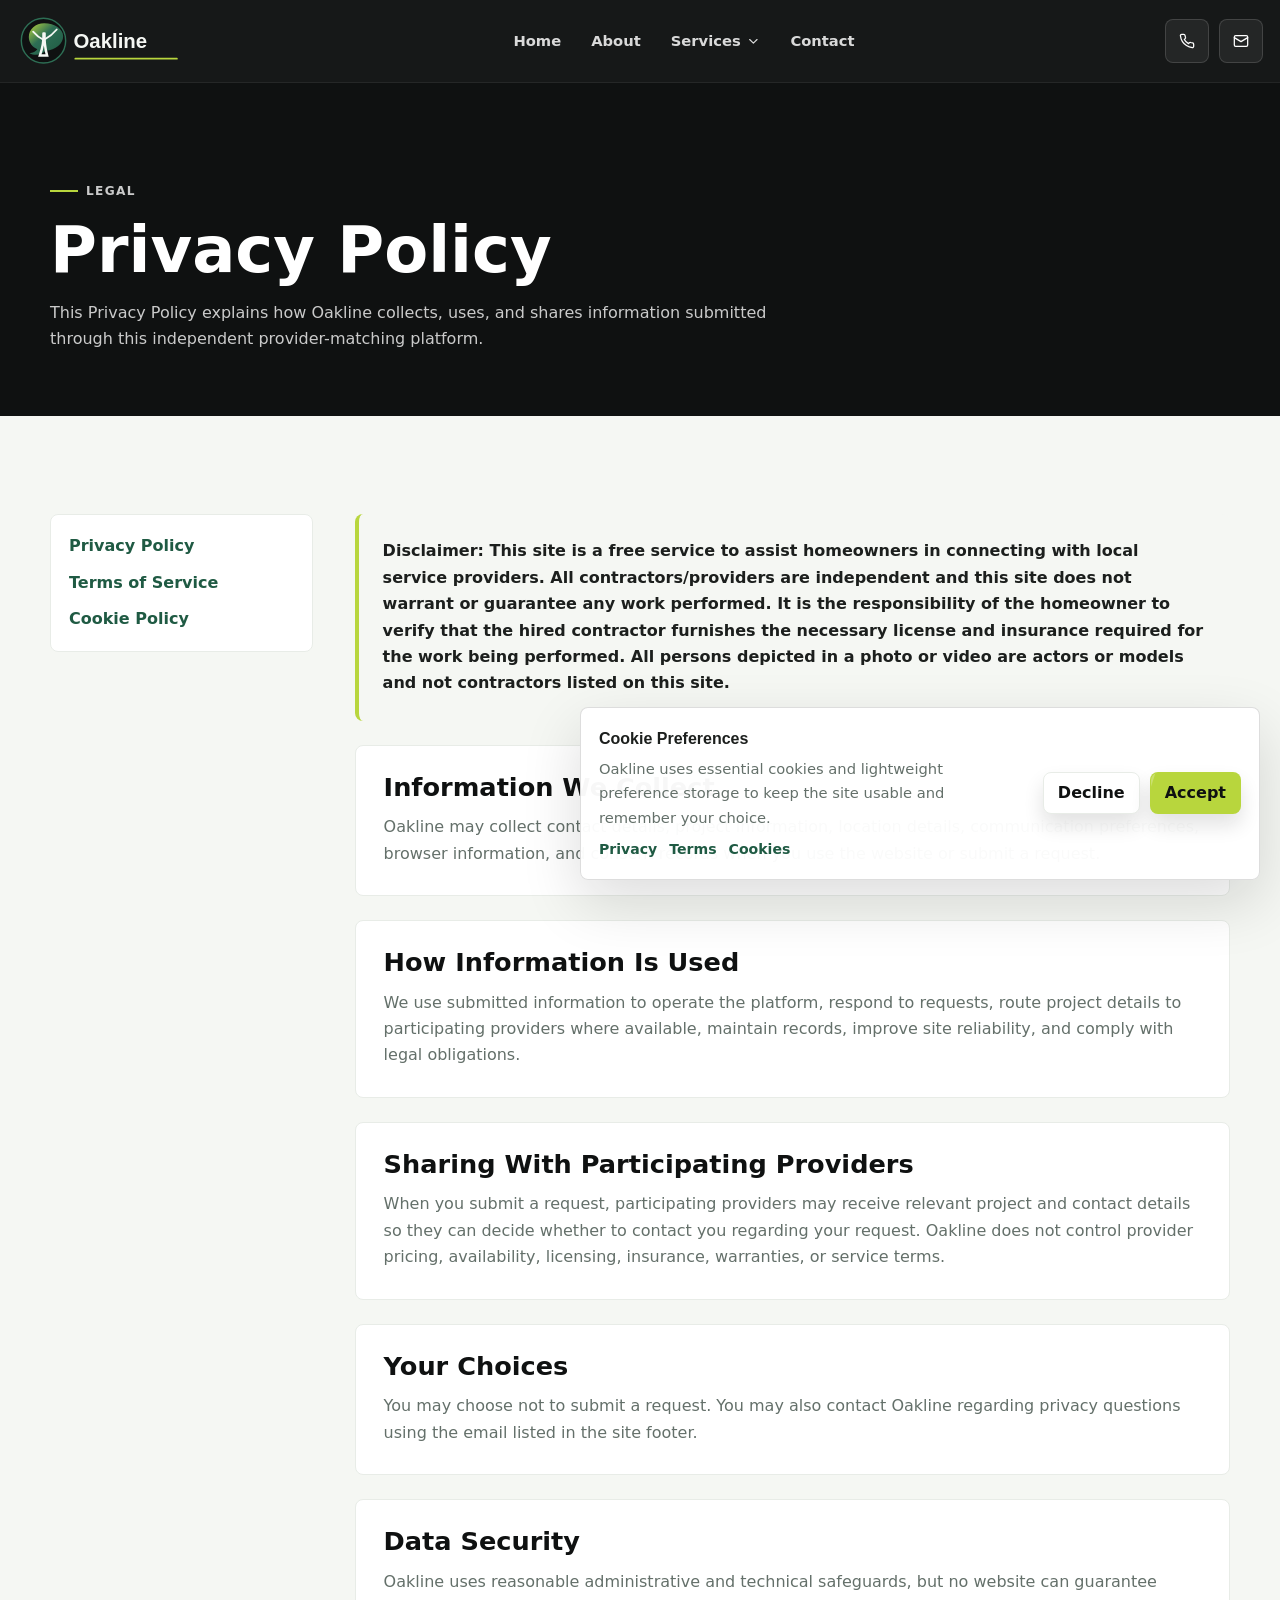
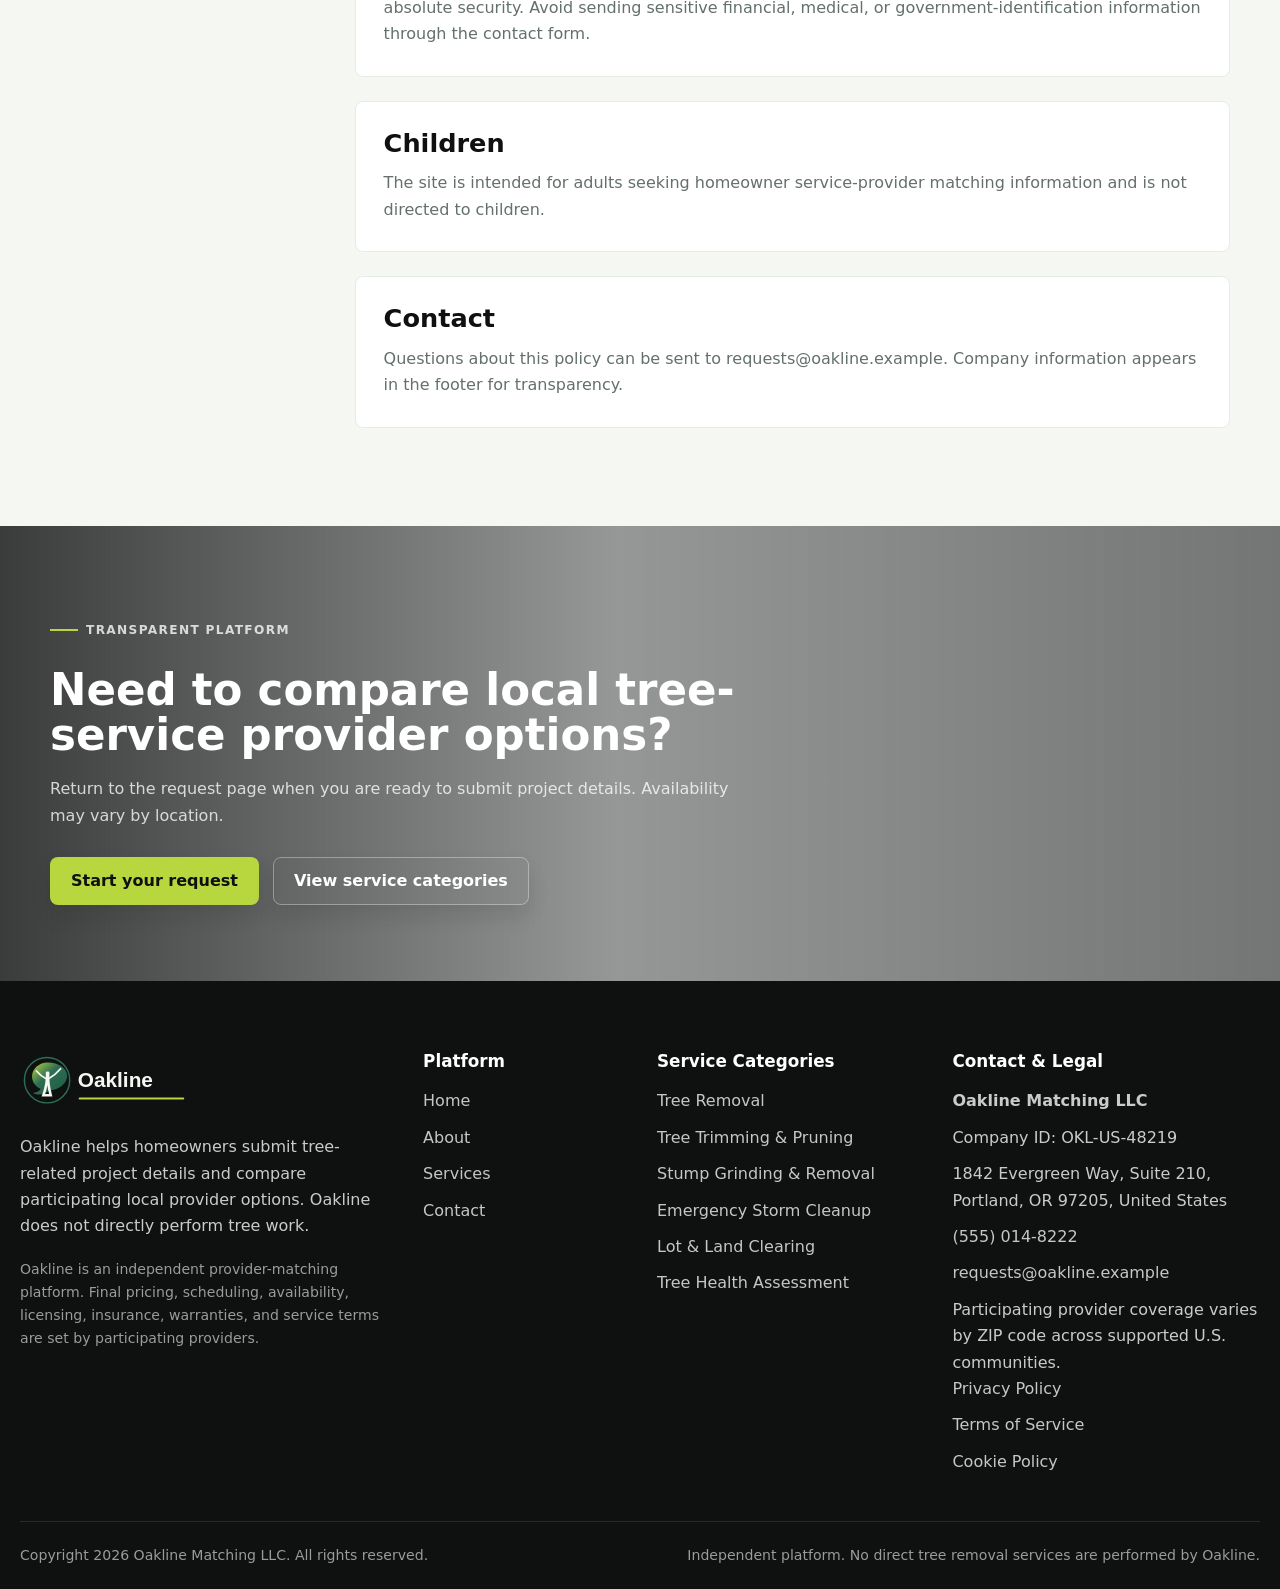
<file: privacy-policy.html>
<!doctype html>
<html lang="en">
<head>
  <meta charset="utf-8">
  <meta name="viewport" content="width=device-width, initial-scale=1">
  <meta name="description" content="Oakline Privacy Policy for the independent tree service provider matching platform.">
  <title>Privacy Policy | Oakline</title>
  <link rel="icon" href="assets/images/favicon.svg" type="image/svg+xml">
  <link rel="stylesheet" href="assets/css/global.css">
  <link rel="stylesheet" href="assets/css/legal.css">
  <script defer src="assets/js/config.js"></script>
  <script defer src="assets/js/global.js"></script>
  <script defer src="assets/js/legal.js"></script>
</head>
<body data-page="legal" data-legal="privacy">
  <a class="skip-link" href="#main">Skip to content</a>
  <div data-site-header></div>
  <main id="main" data-legal-page></main>
  <div data-site-footer></div>
</body>
</html>
</file>
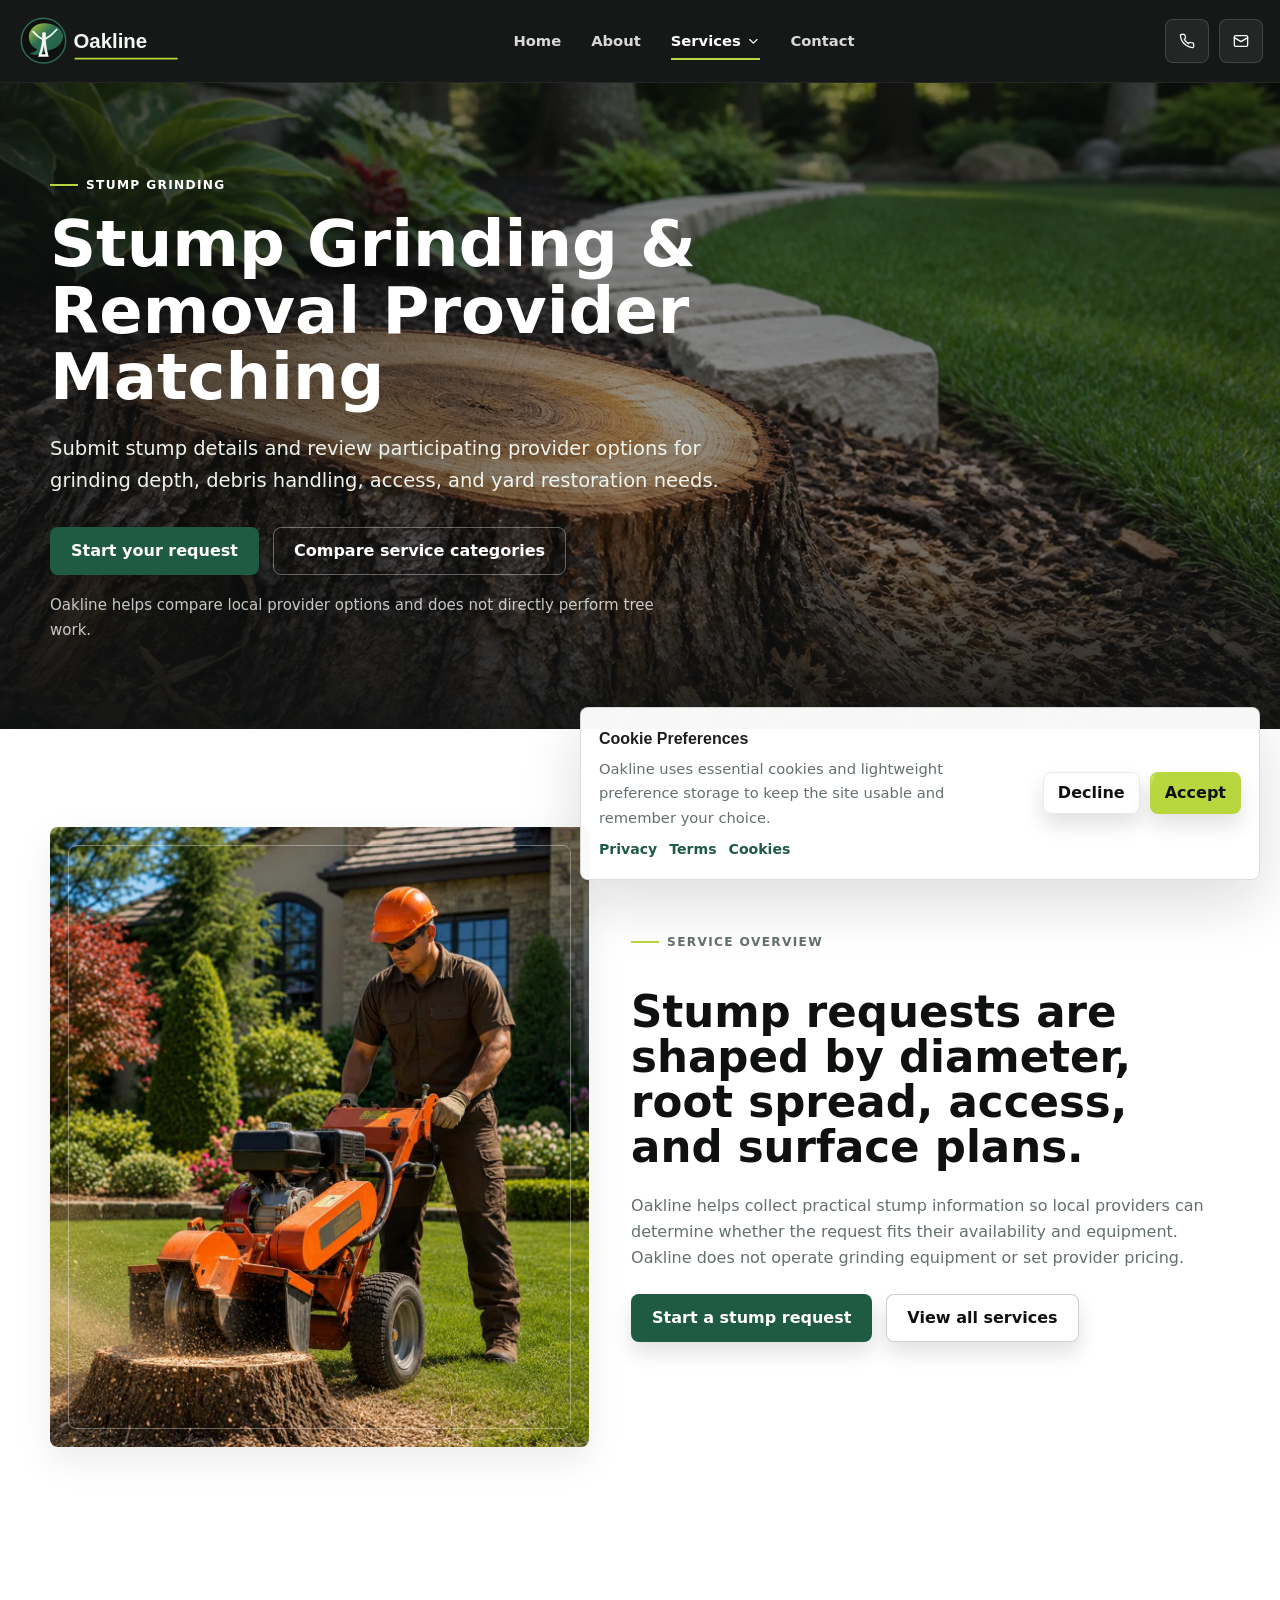
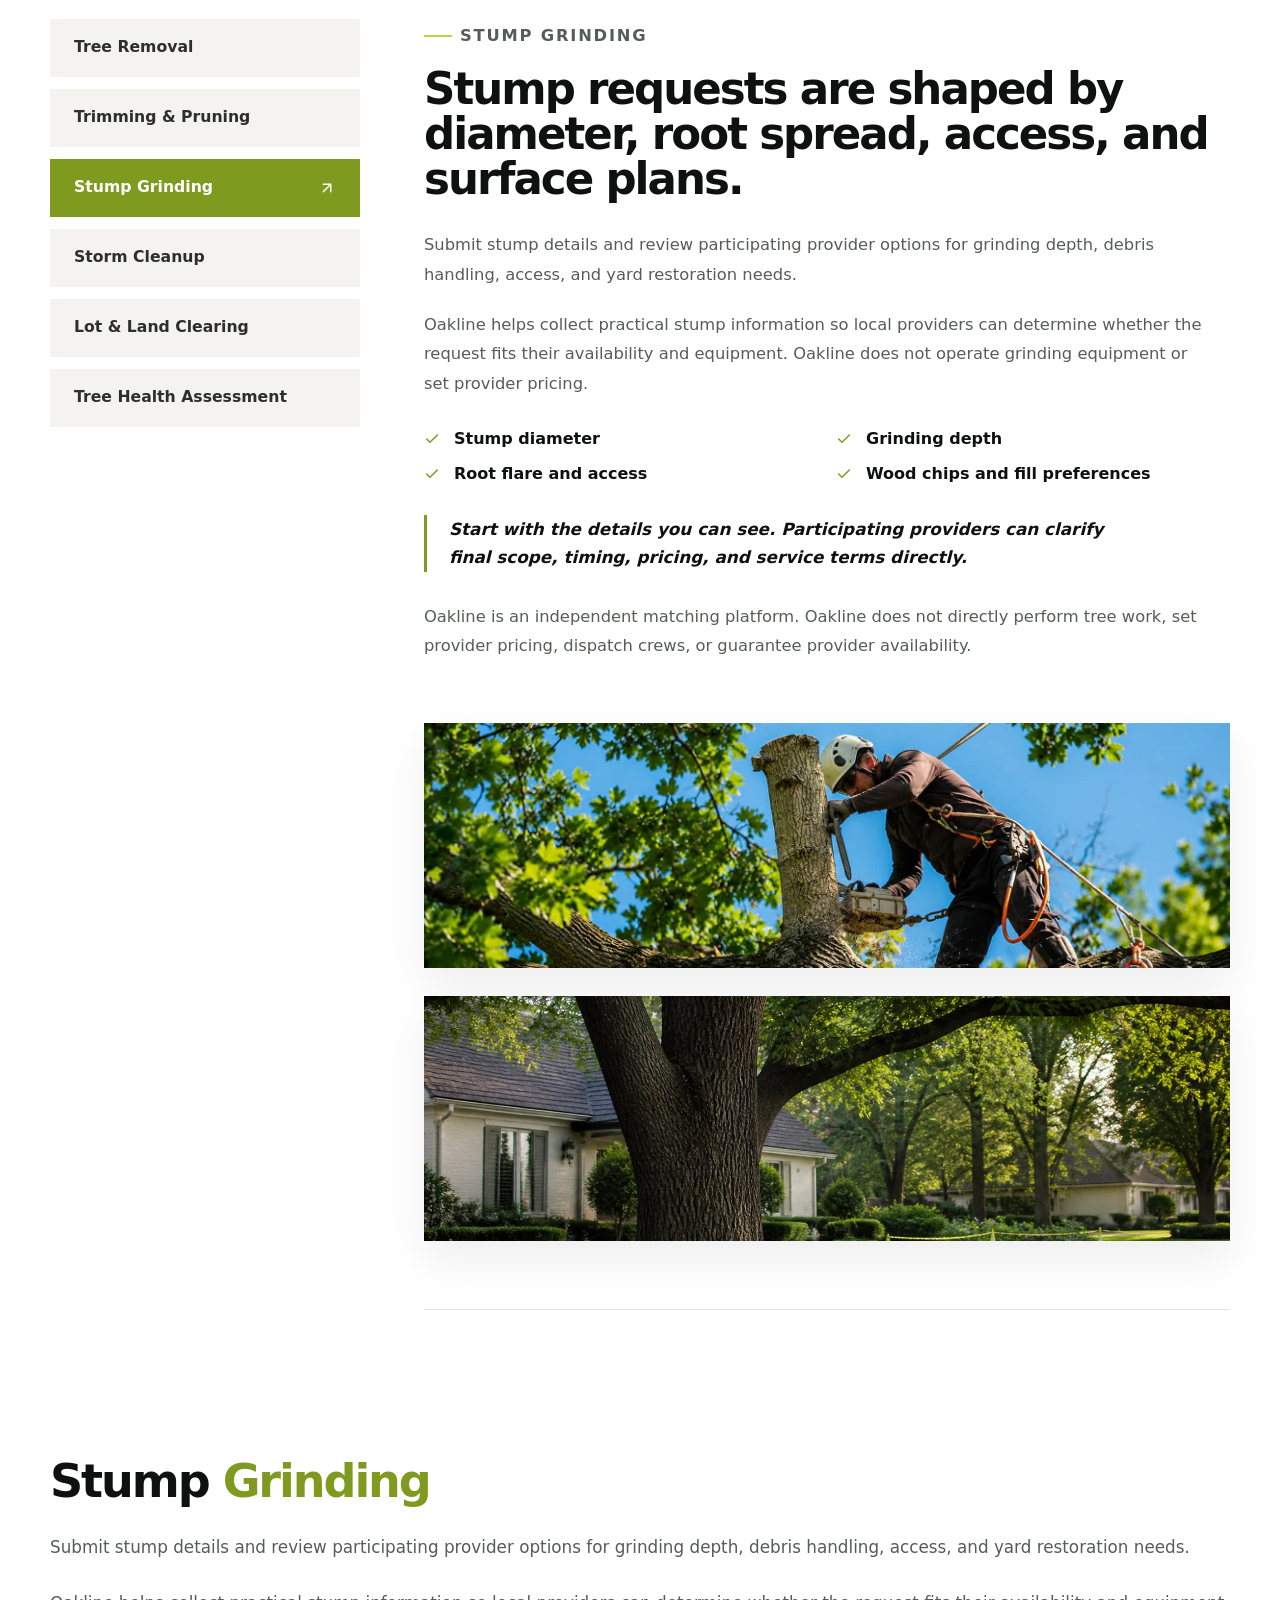
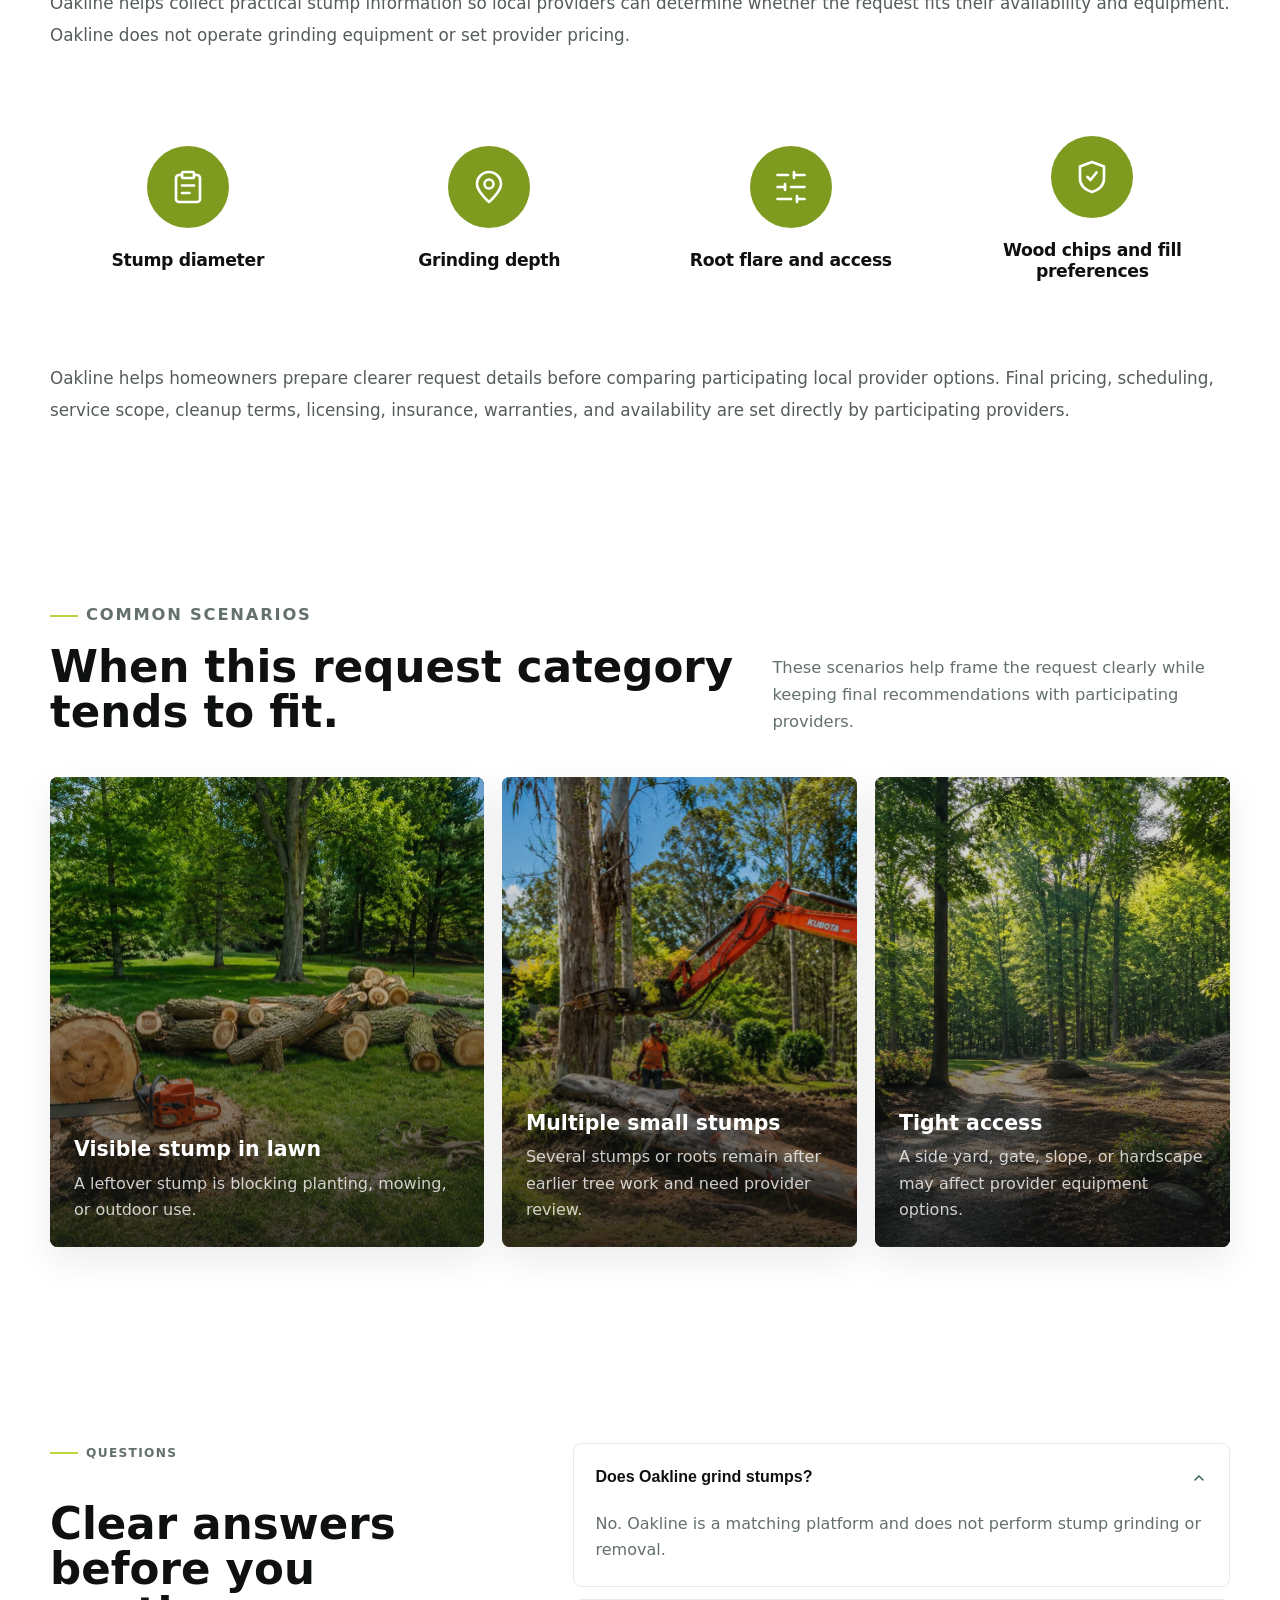
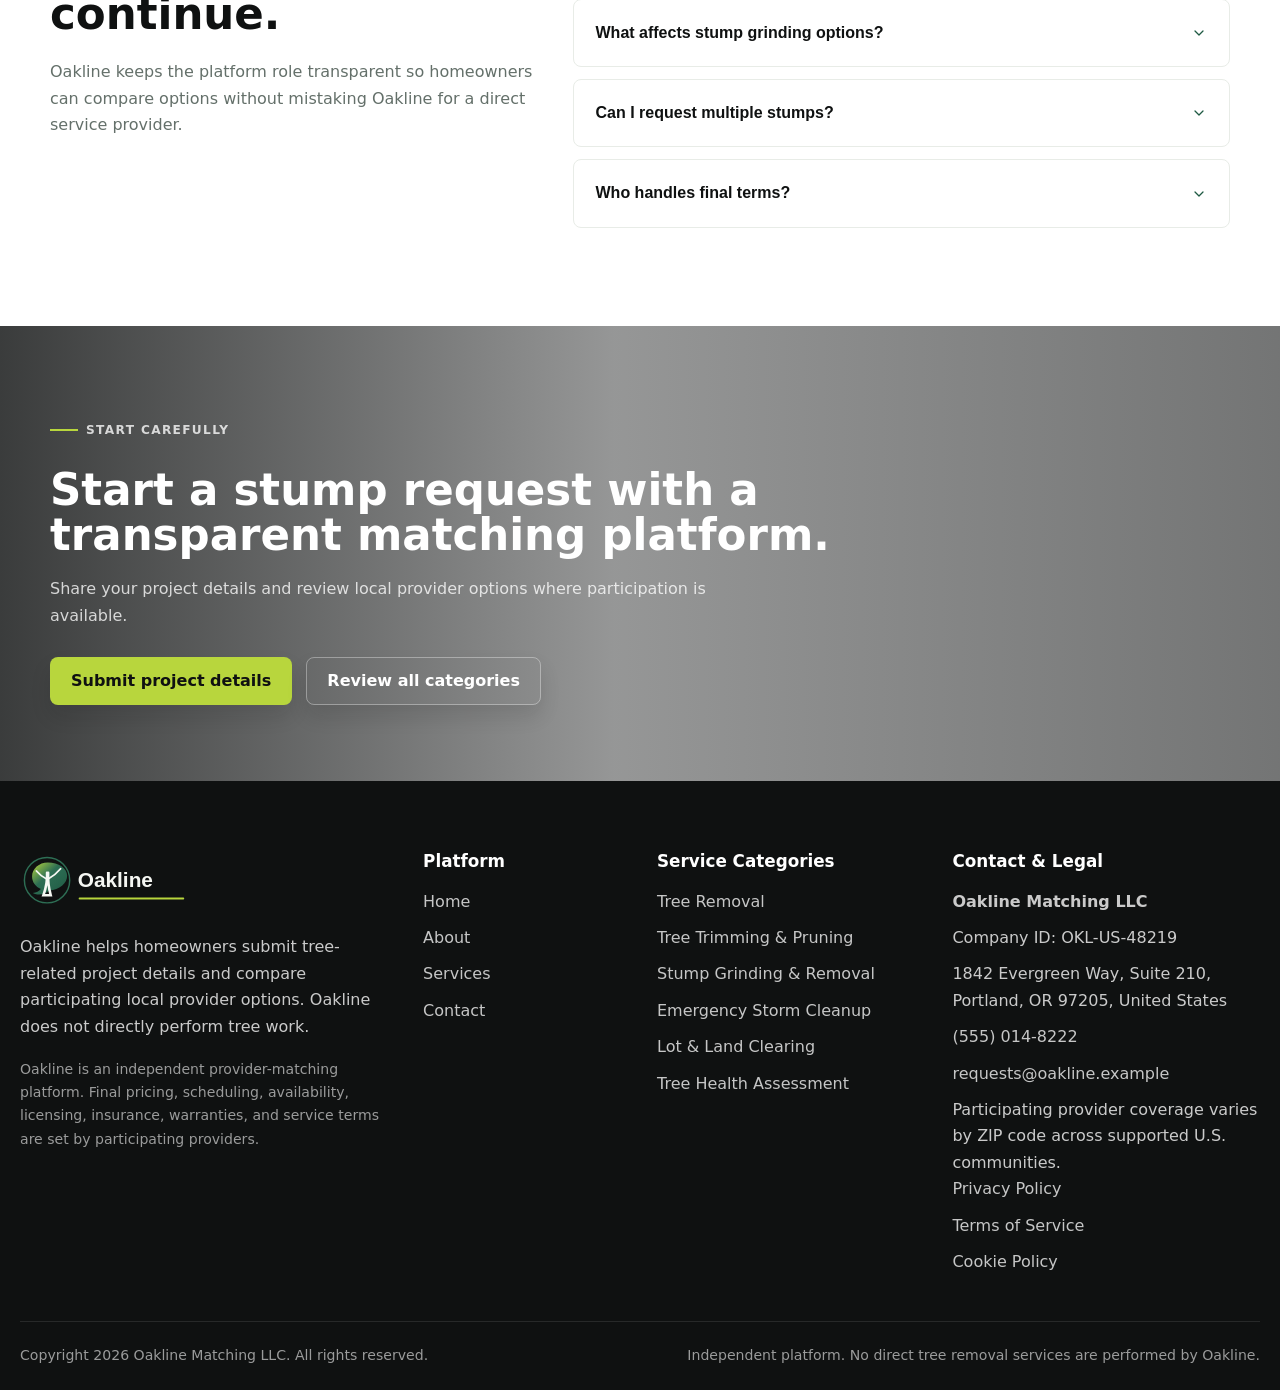
<file: stump-grinding-removal.html>
<!doctype html>
<html lang="en">
<head>
  <meta charset="utf-8">
  <meta name="viewport" content="width=device-width, initial-scale=1">
  <meta name="description" content="Submit stump grinding and removal details through Oakline and compare participating provider options.">
  <title>Stump Grinding & Removal Provider Matching | Oakline</title>
  <link rel="icon" href="assets/images/favicon.svg" type="image/svg+xml">
  <link rel="stylesheet" href="assets/css/global.css">
  <link rel="stylesheet" href="assets/css/services.css">
  <script defer src="assets/js/config.js"></script>
  <script defer src="assets/js/global.js"></script>
  <script defer src="assets/js/services.js"></script>
</head>
<body data-page="services" data-service="stump-grinding-removal">
  <a class="skip-link" href="#main">Skip to content</a>
  <div data-site-header></div>
  <main id="main" data-service-page></main>
  <div data-site-footer></div>
</body>
</html>
</file>
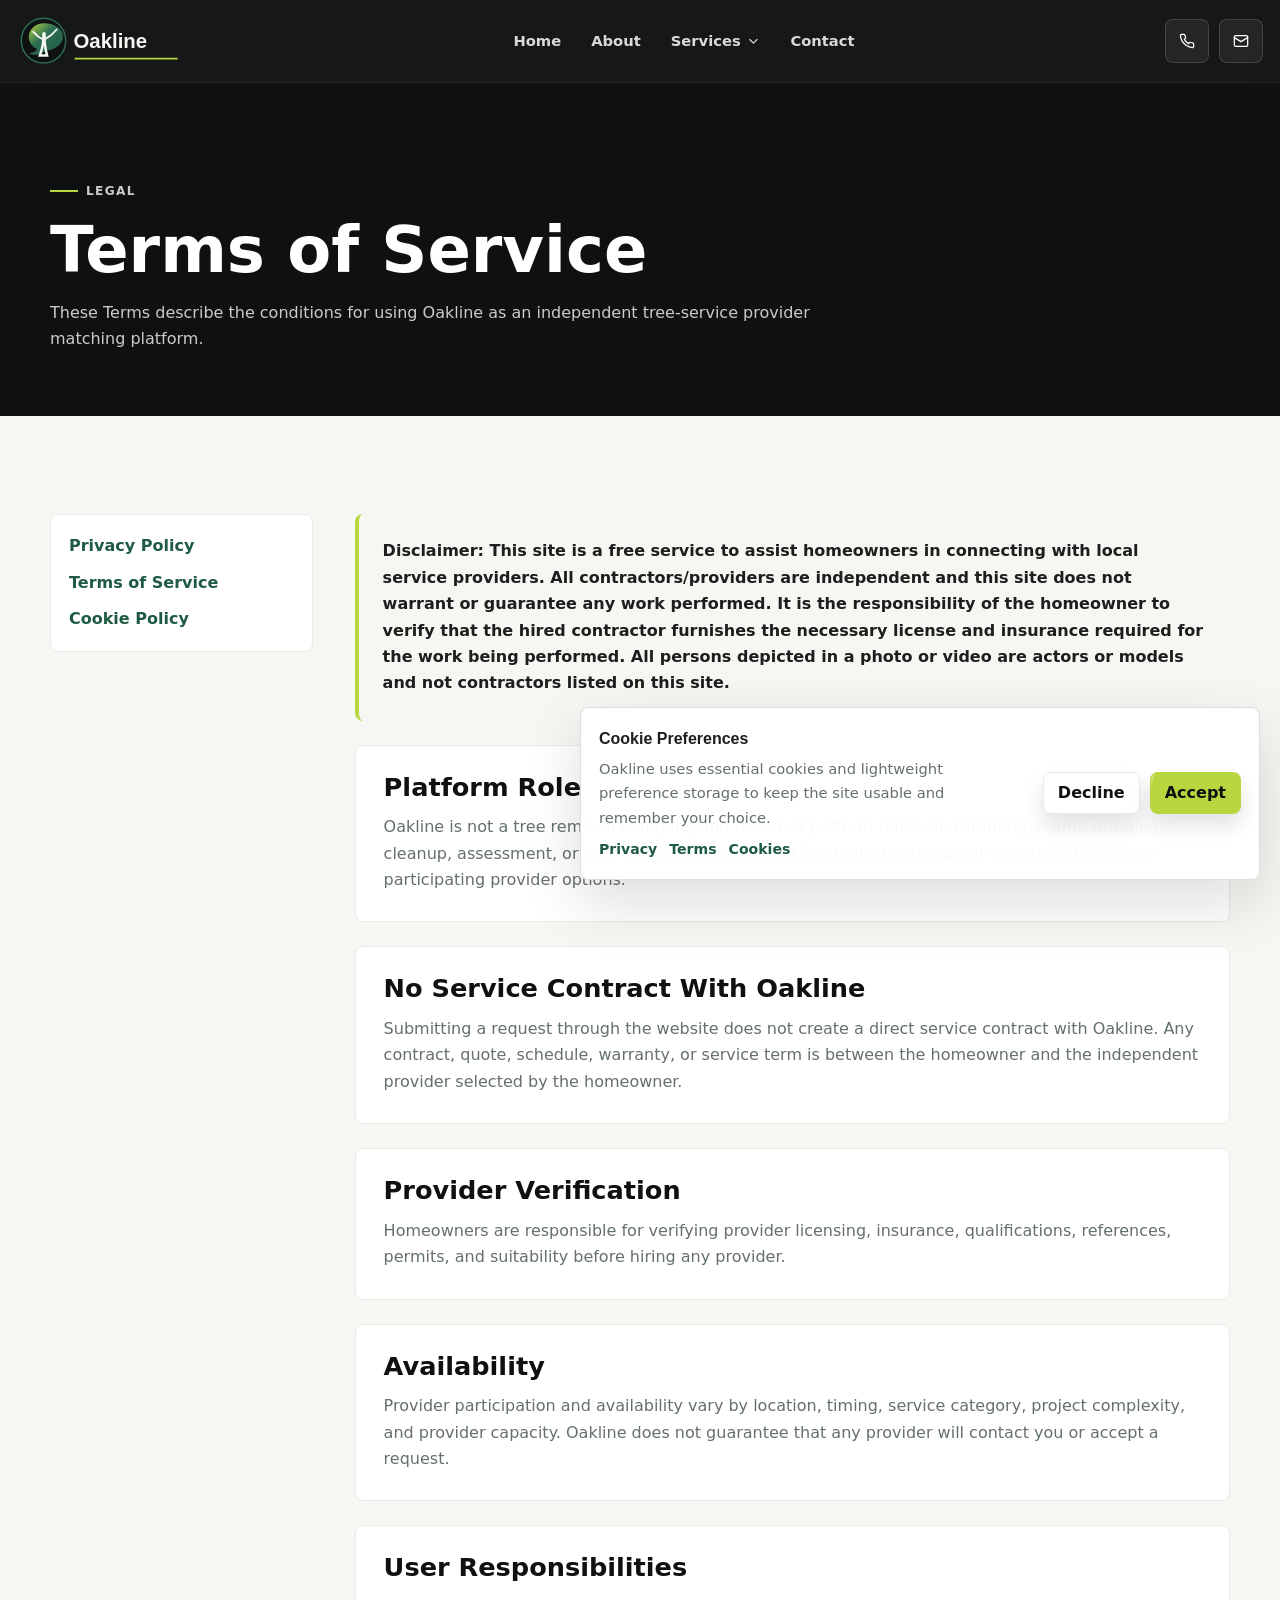
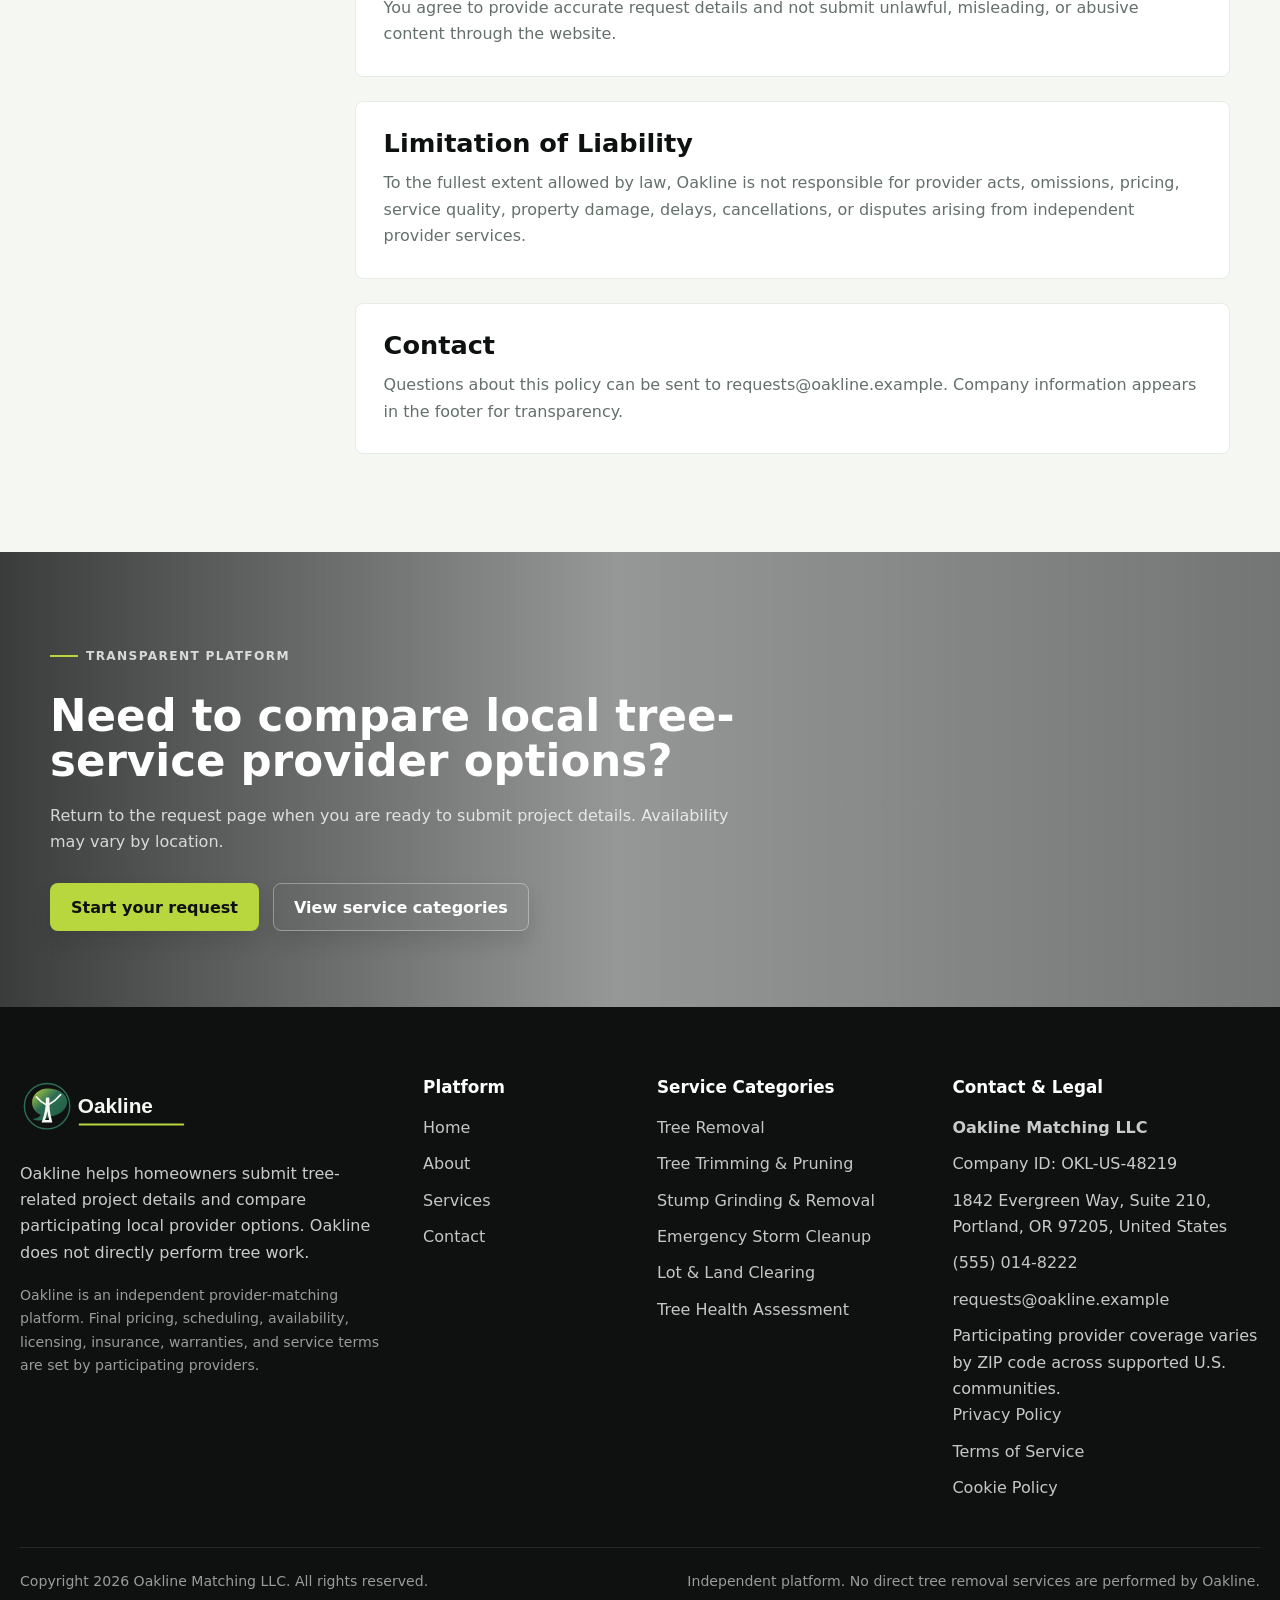
<file: terms-of-service.html>
<!doctype html>
<html lang="en">
<head>
  <meta charset="utf-8">
  <meta name="viewport" content="width=device-width, initial-scale=1">
  <meta name="description" content="Oakline Terms of Service for the independent tree service provider matching platform.">
  <title>Terms of Service | Oakline</title>
  <link rel="icon" href="assets/images/favicon.svg" type="image/svg+xml">
  <link rel="stylesheet" href="assets/css/global.css">
  <link rel="stylesheet" href="assets/css/legal.css">
  <script defer src="assets/js/config.js"></script>
  <script defer src="assets/js/global.js"></script>
  <script defer src="assets/js/legal.js"></script>
</head>
<body data-page="legal" data-legal="terms">
  <a class="skip-link" href="#main">Skip to content</a>
  <div data-site-header></div>
  <main id="main" data-legal-page></main>
  <div data-site-footer></div>
</body>
</html>
</file>
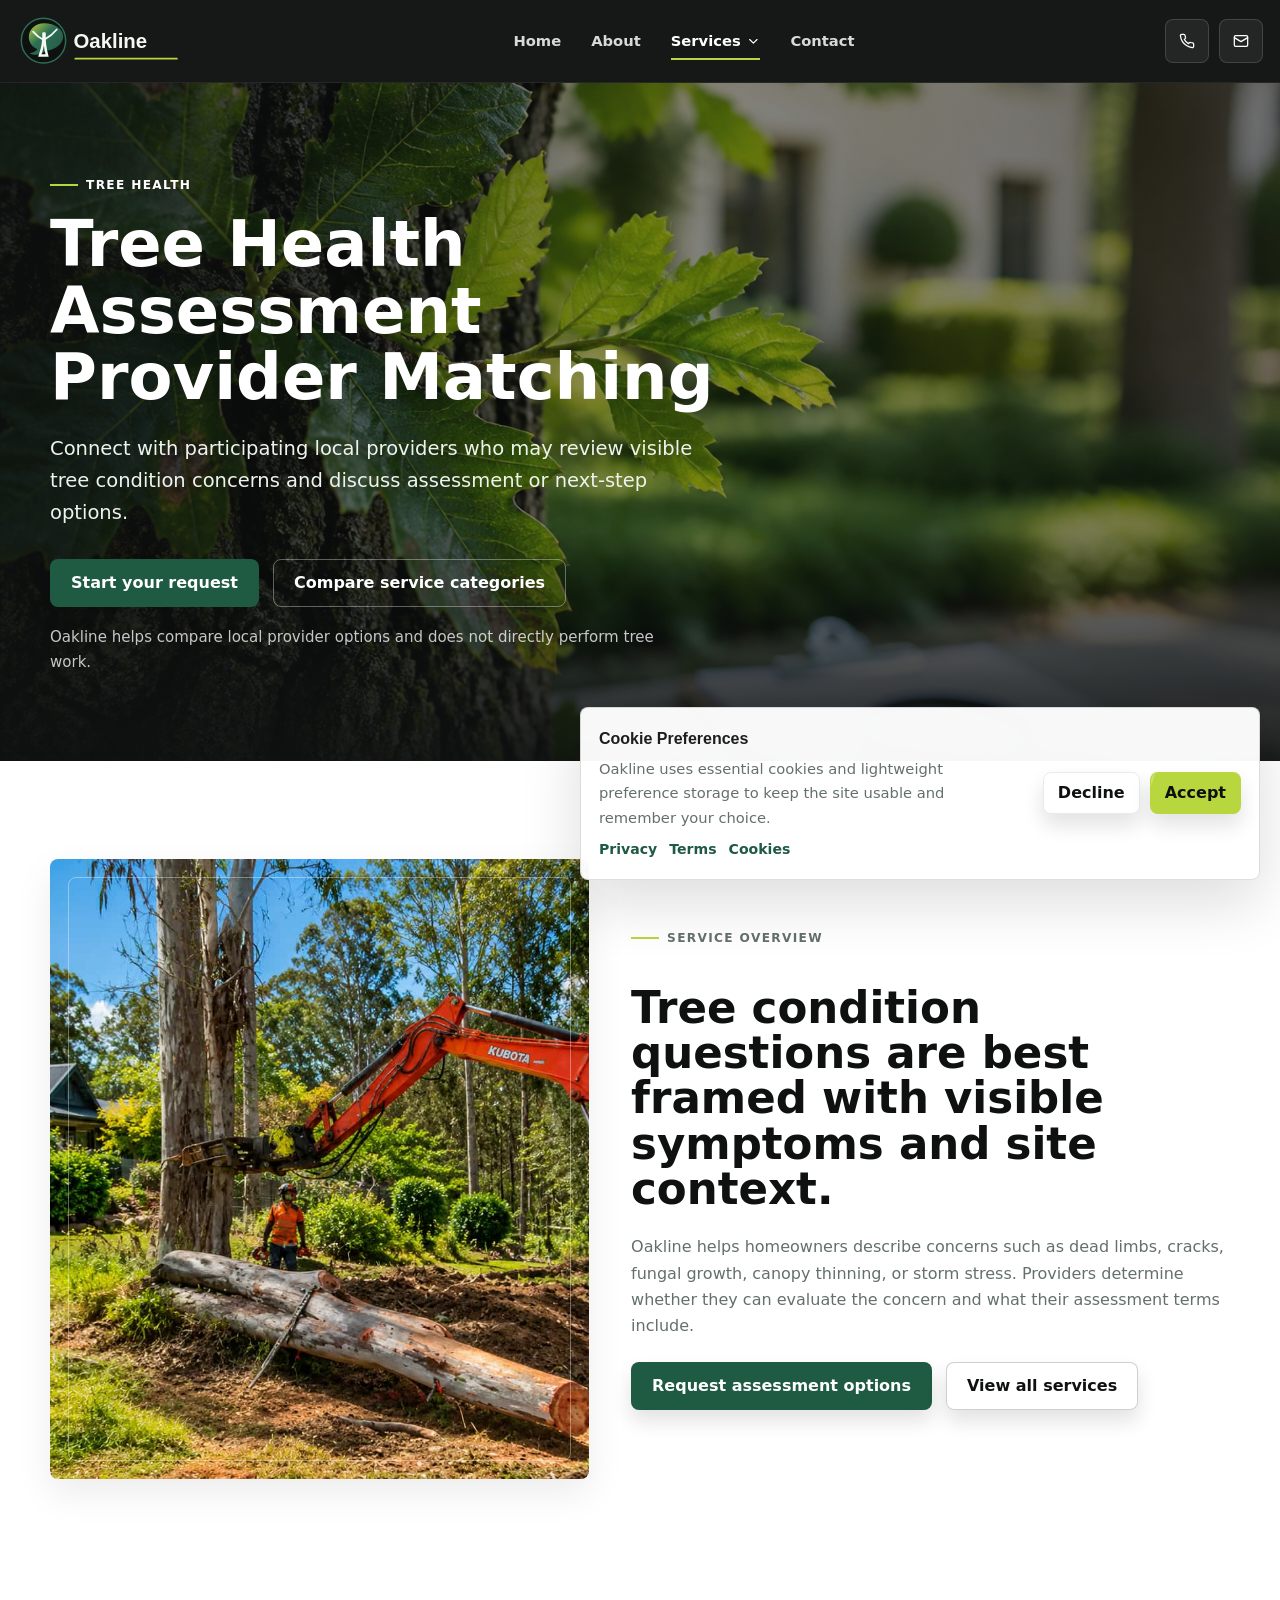
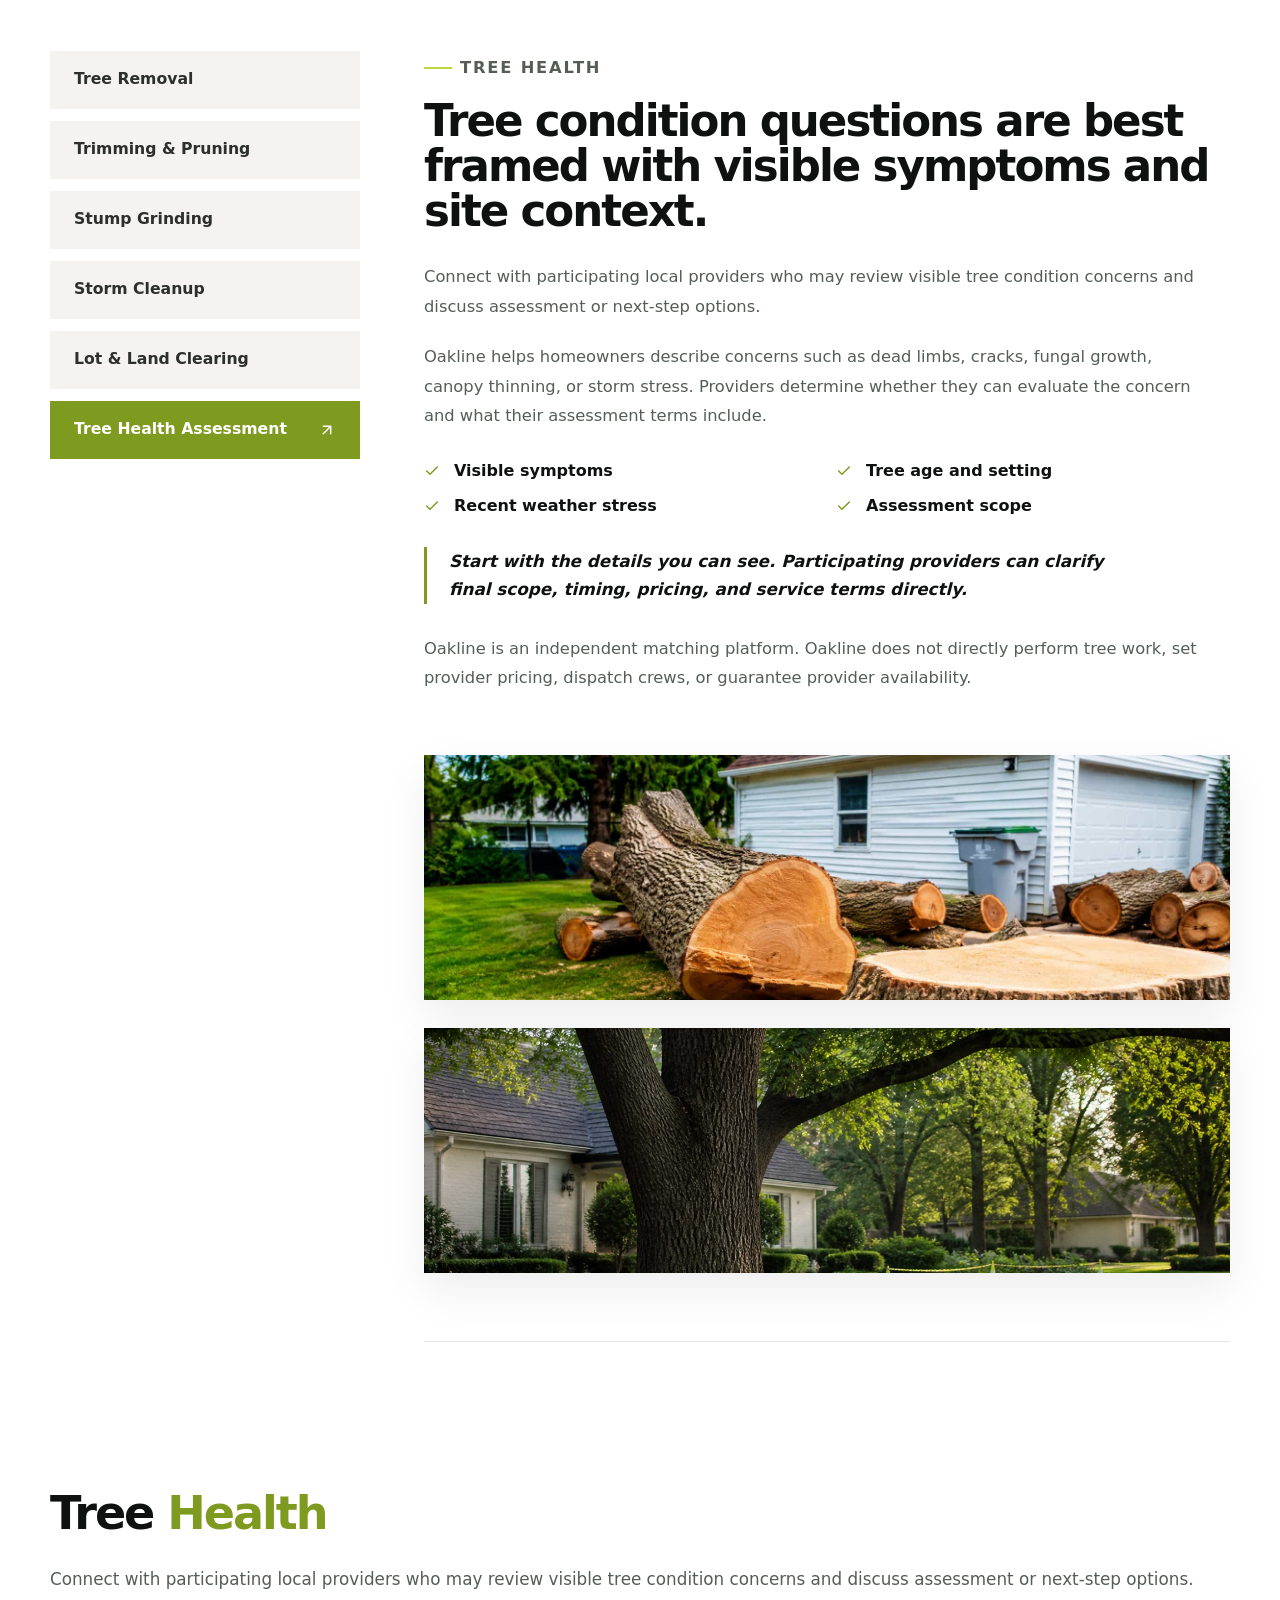
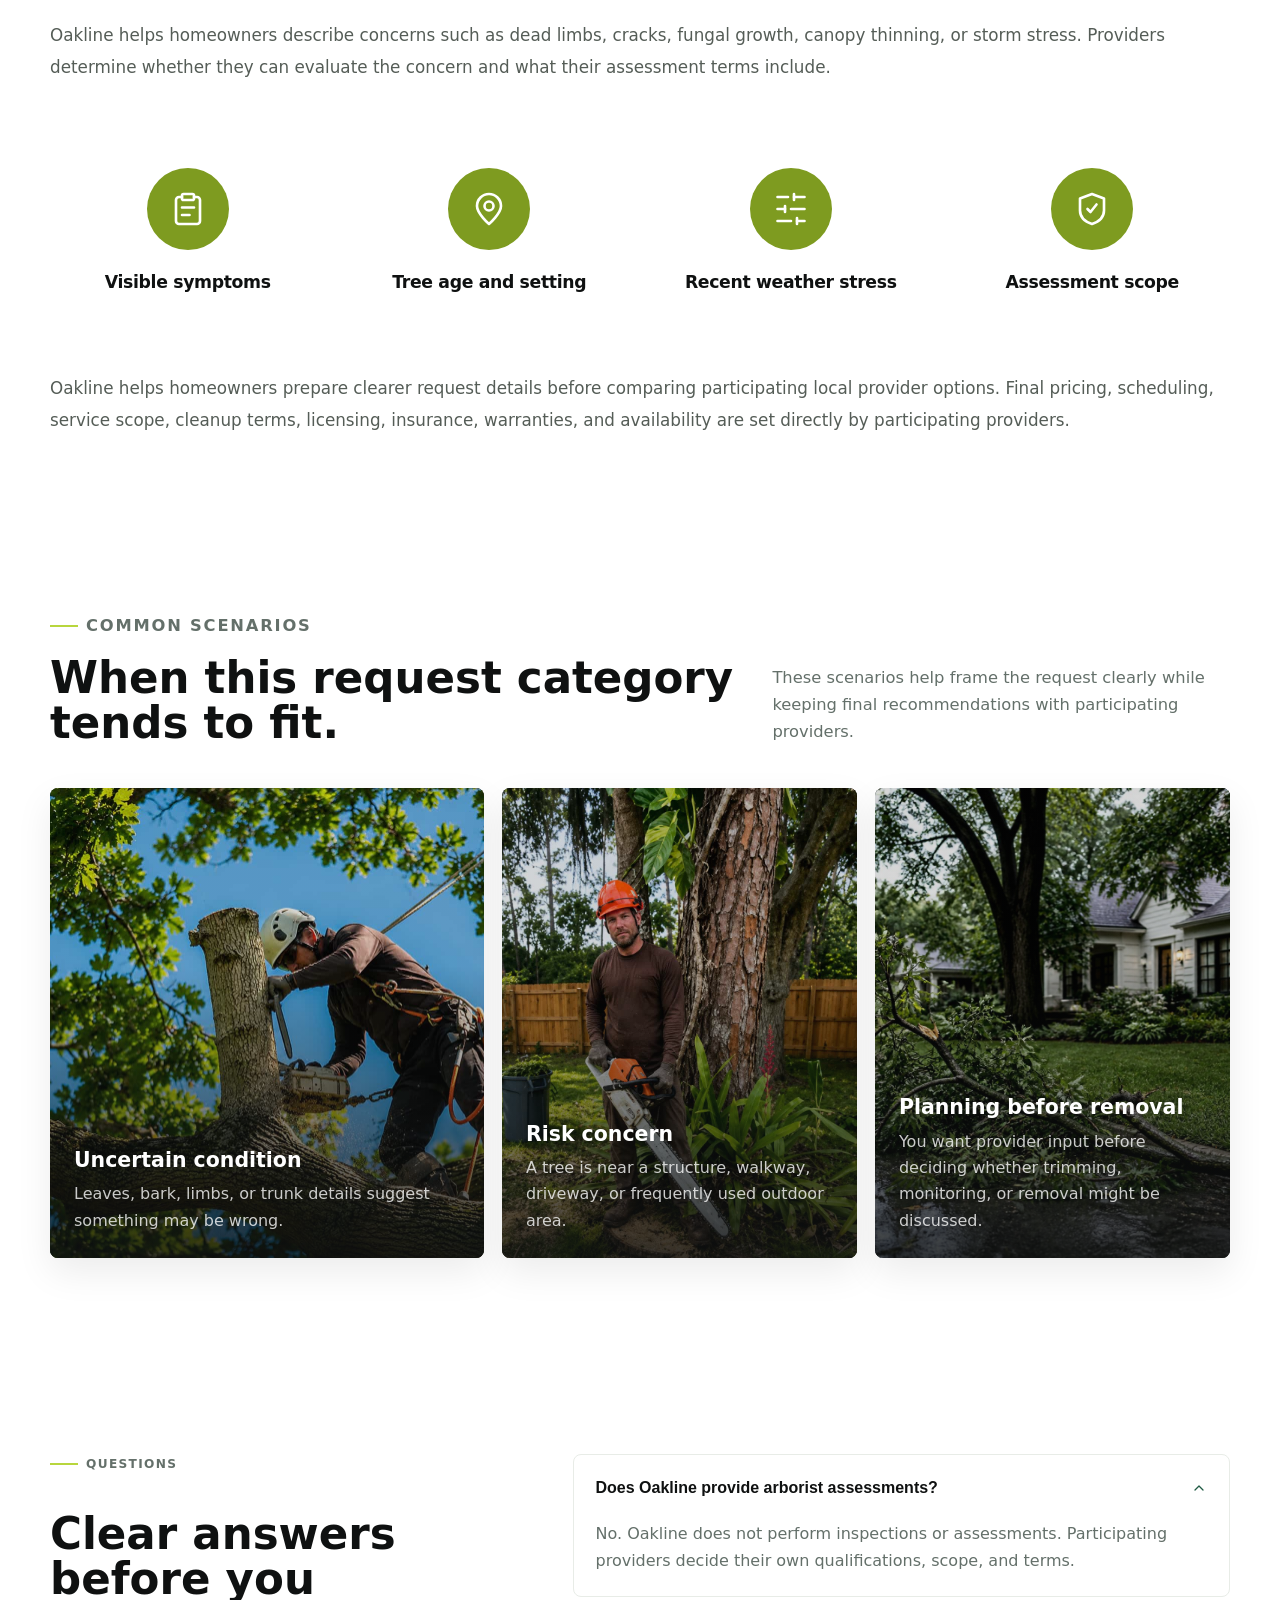
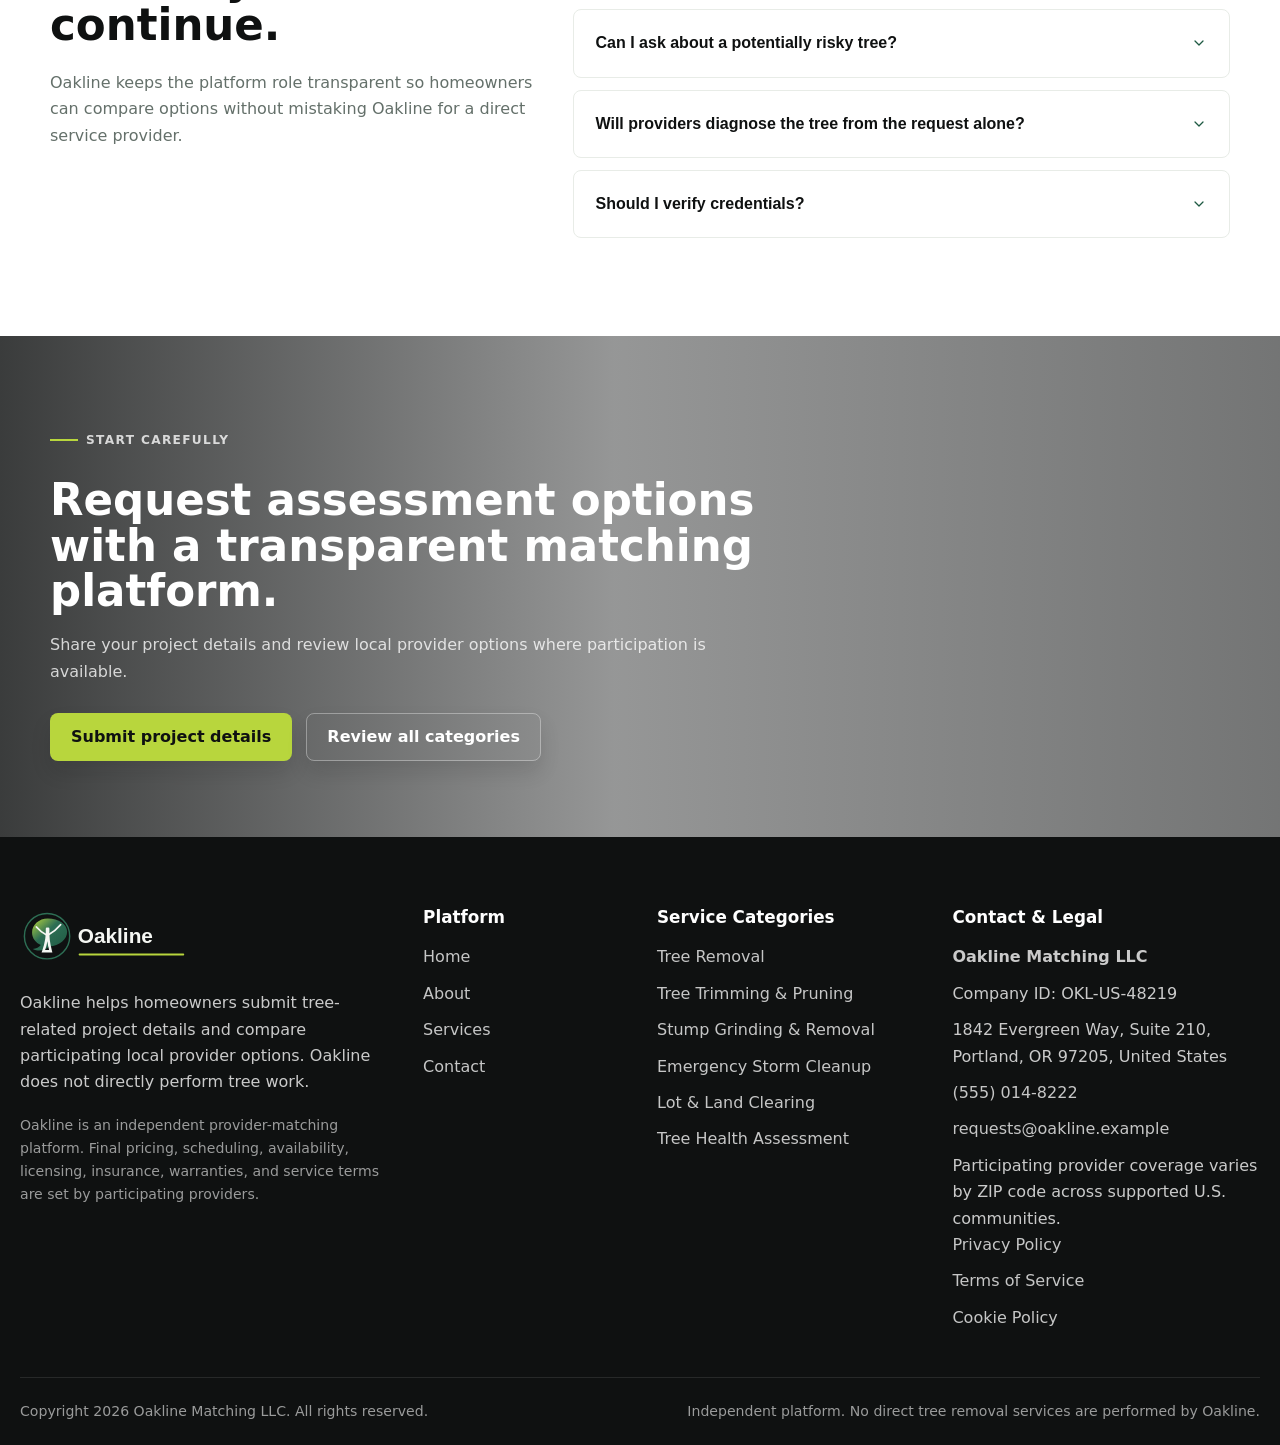
<file: tree-health-assessment.html>
<!doctype html>
<html lang="en">
<head>
  <meta charset="utf-8">
  <meta name="viewport" content="width=device-width, initial-scale=1">
  <meta name="description" content="Submit visible tree condition concerns through Oakline and compare local provider assessment options.">
  <title>Tree Health Assessment Provider Matching | Oakline</title>
  <link rel="icon" href="assets/images/favicon.svg" type="image/svg+xml">
  <link rel="stylesheet" href="assets/css/global.css">
  <link rel="stylesheet" href="assets/css/services.css">
  <script defer src="assets/js/config.js"></script>
  <script defer src="assets/js/global.js"></script>
  <script defer src="assets/js/services.js"></script>
</head>
<body data-page="services" data-service="tree-health-assessment">
  <a class="skip-link" href="#main">Skip to content</a>
  <div data-site-header></div>
  <main id="main" data-service-page></main>
  <div data-site-footer></div>
</body>
</html>
</file>
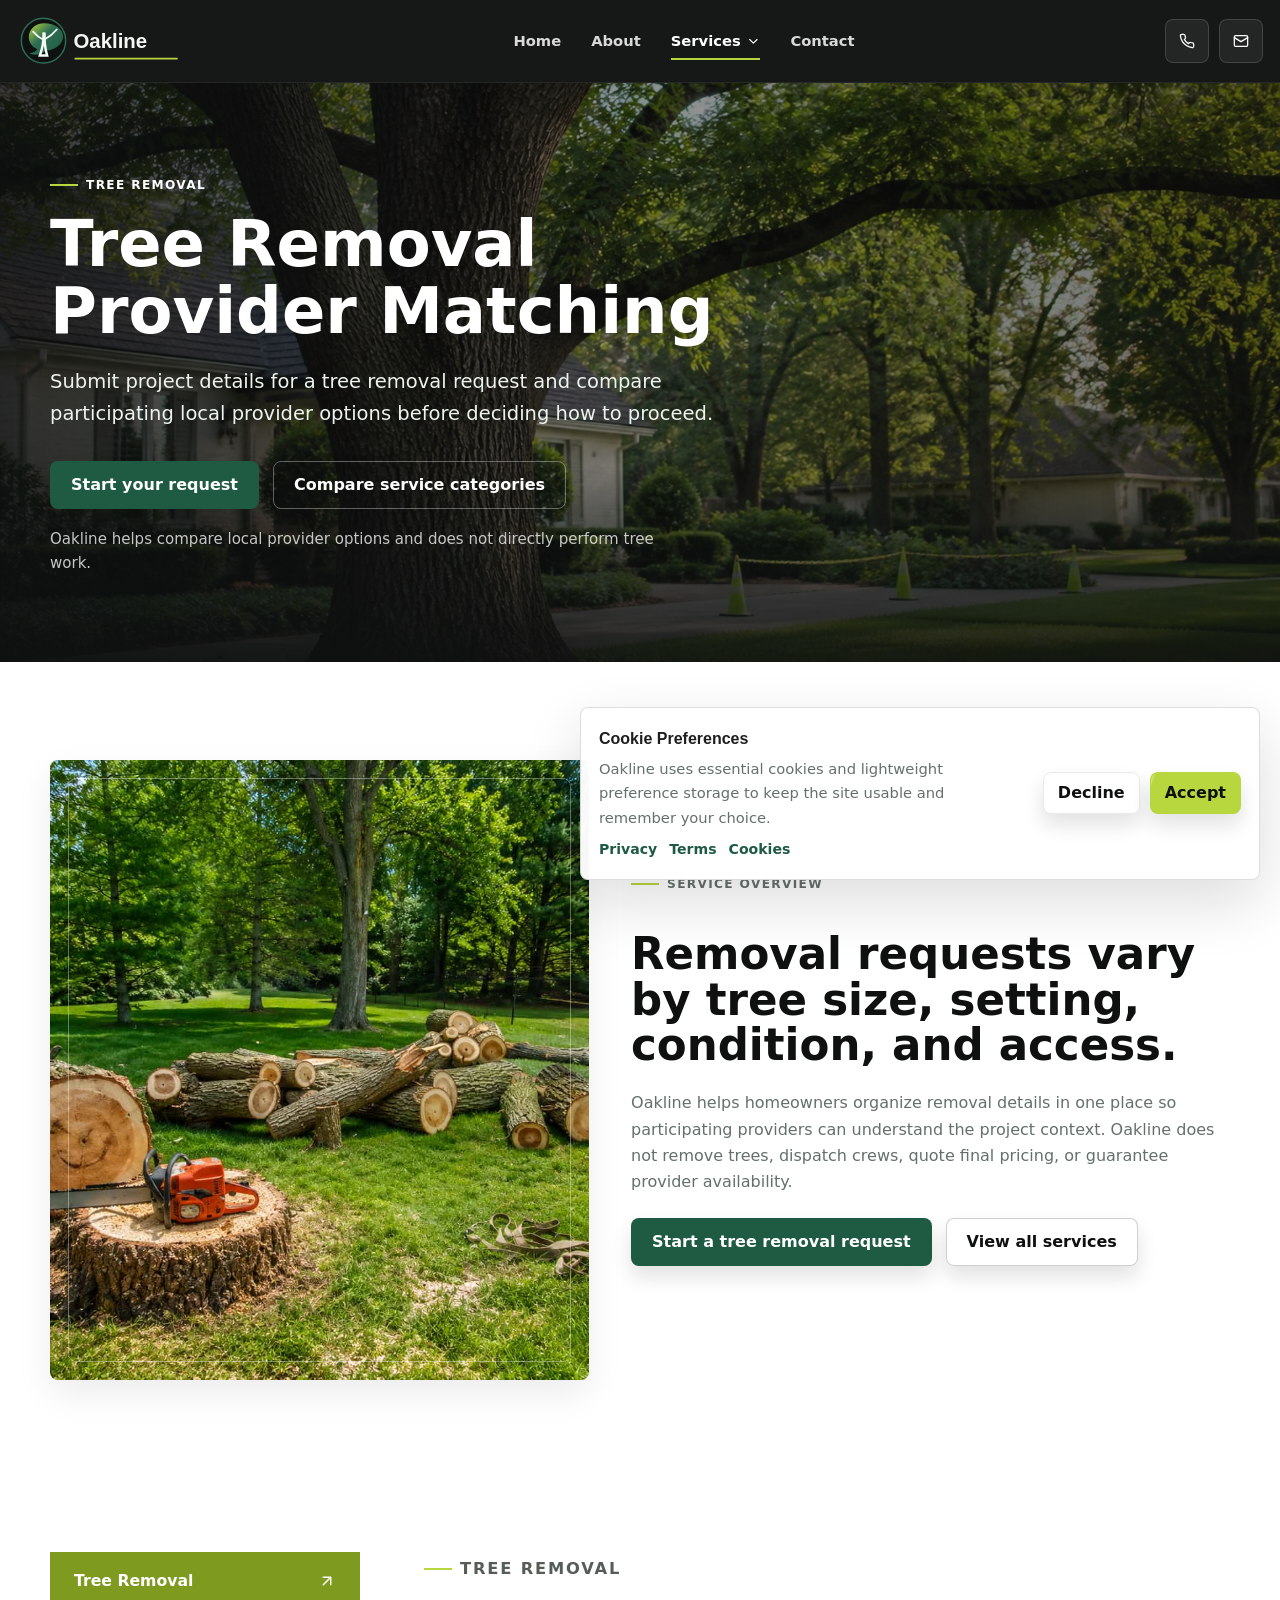
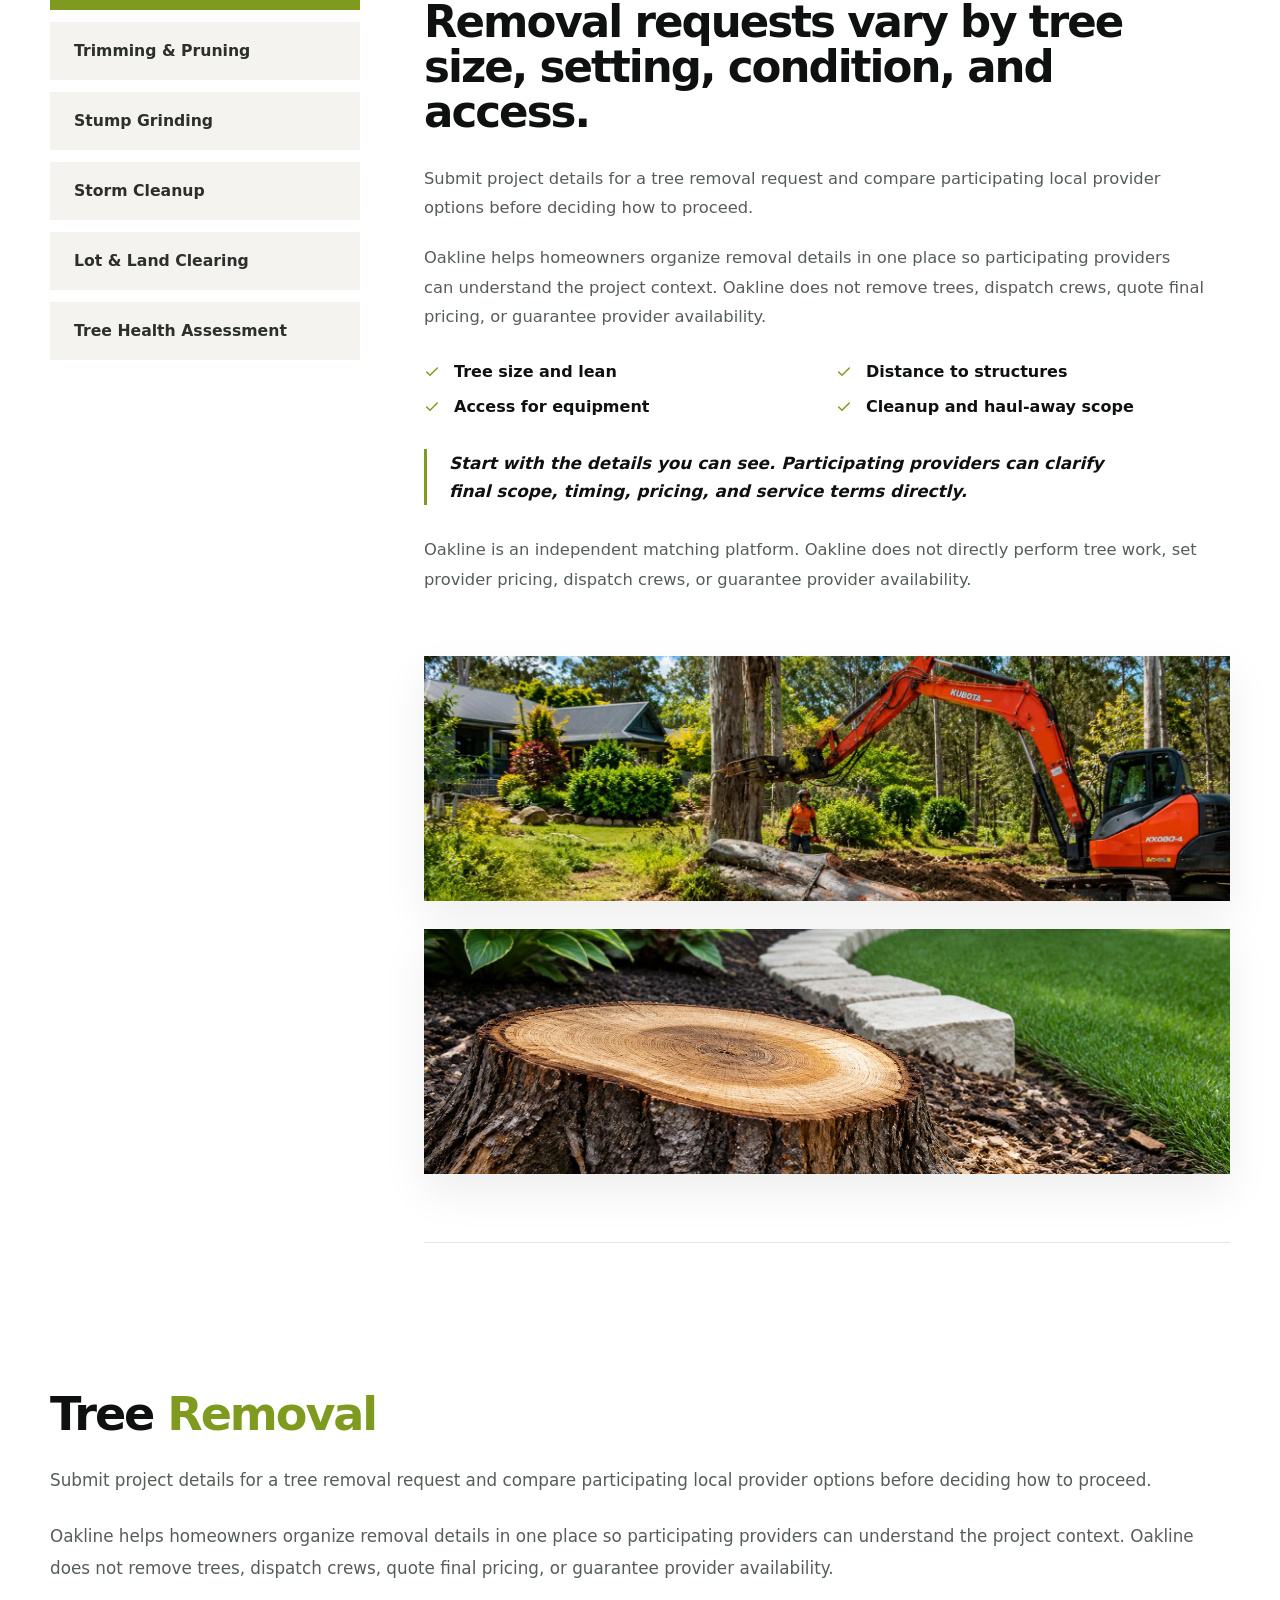
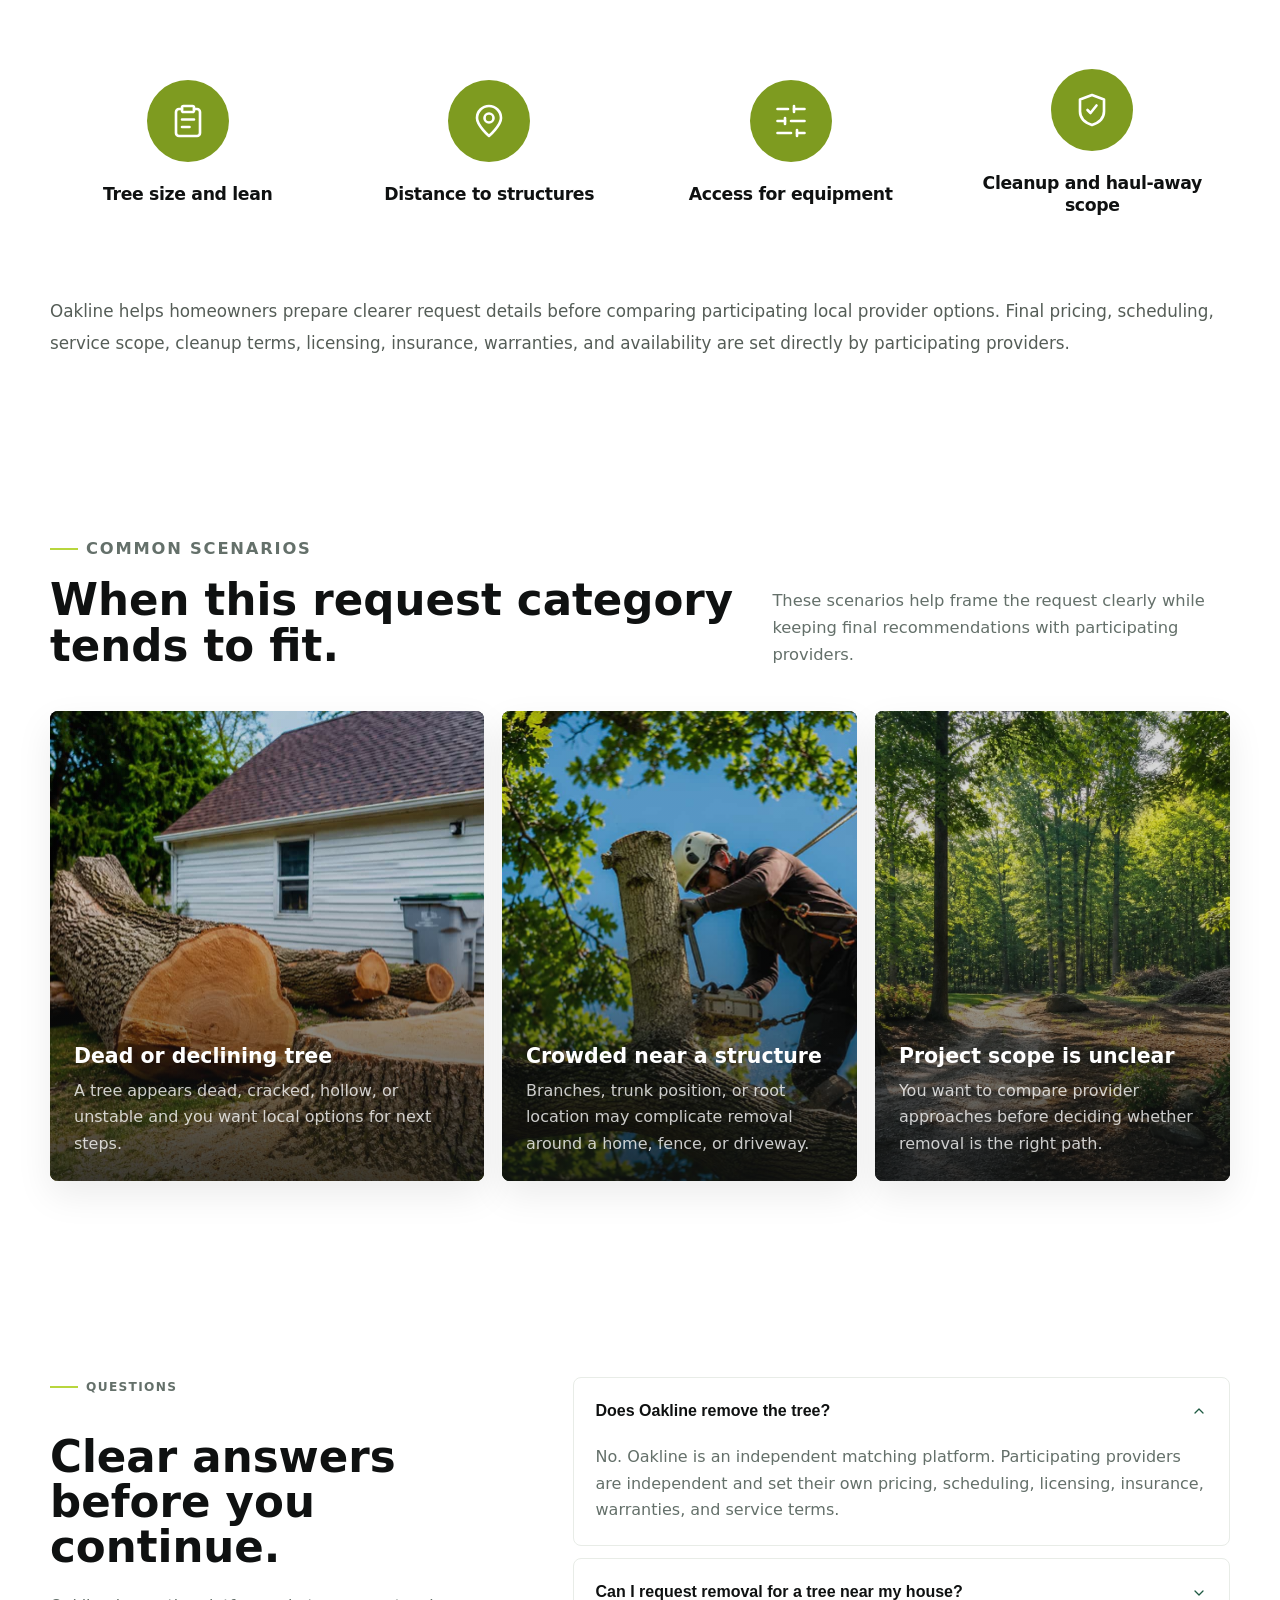
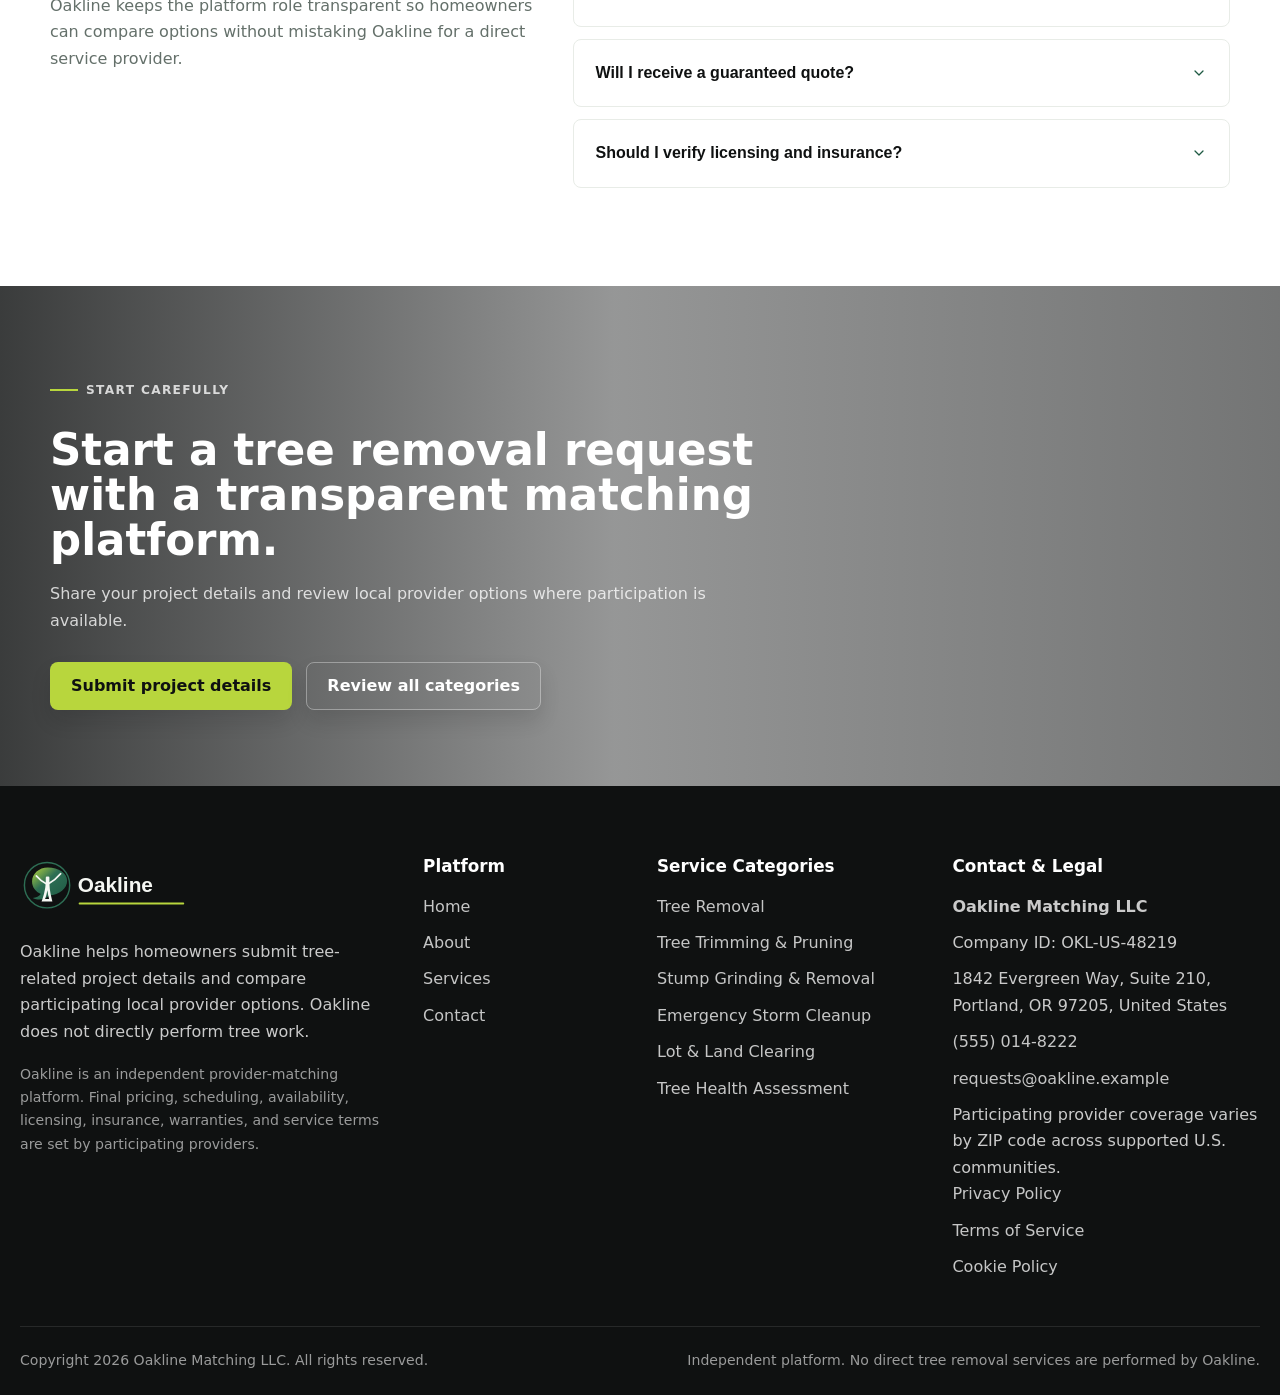
<file: tree-removal.html>
<!doctype html>
<html lang="en">
<head>
  <meta charset="utf-8">
  <meta name="viewport" content="width=device-width, initial-scale=1">
  <meta name="description" content="Submit a tree removal request through Oakline and compare participating local provider options.">
  <title>Tree Removal Provider Matching | Oakline</title>
  <link rel="icon" href="assets/images/favicon.svg" type="image/svg+xml">
  <link rel="stylesheet" href="assets/css/global.css">
  <link rel="stylesheet" href="assets/css/services.css">
  <script defer src="assets/js/config.js"></script>
  <script defer src="assets/js/global.js"></script>
  <script defer src="assets/js/services.js"></script>
</head>
<body data-page="services" data-service="tree-removal">
  <a class="skip-link" href="#main">Skip to content</a>
  <div data-site-header></div>
  <main id="main" data-service-page></main>
  <div data-site-footer></div>
</body>
</html>
</file>
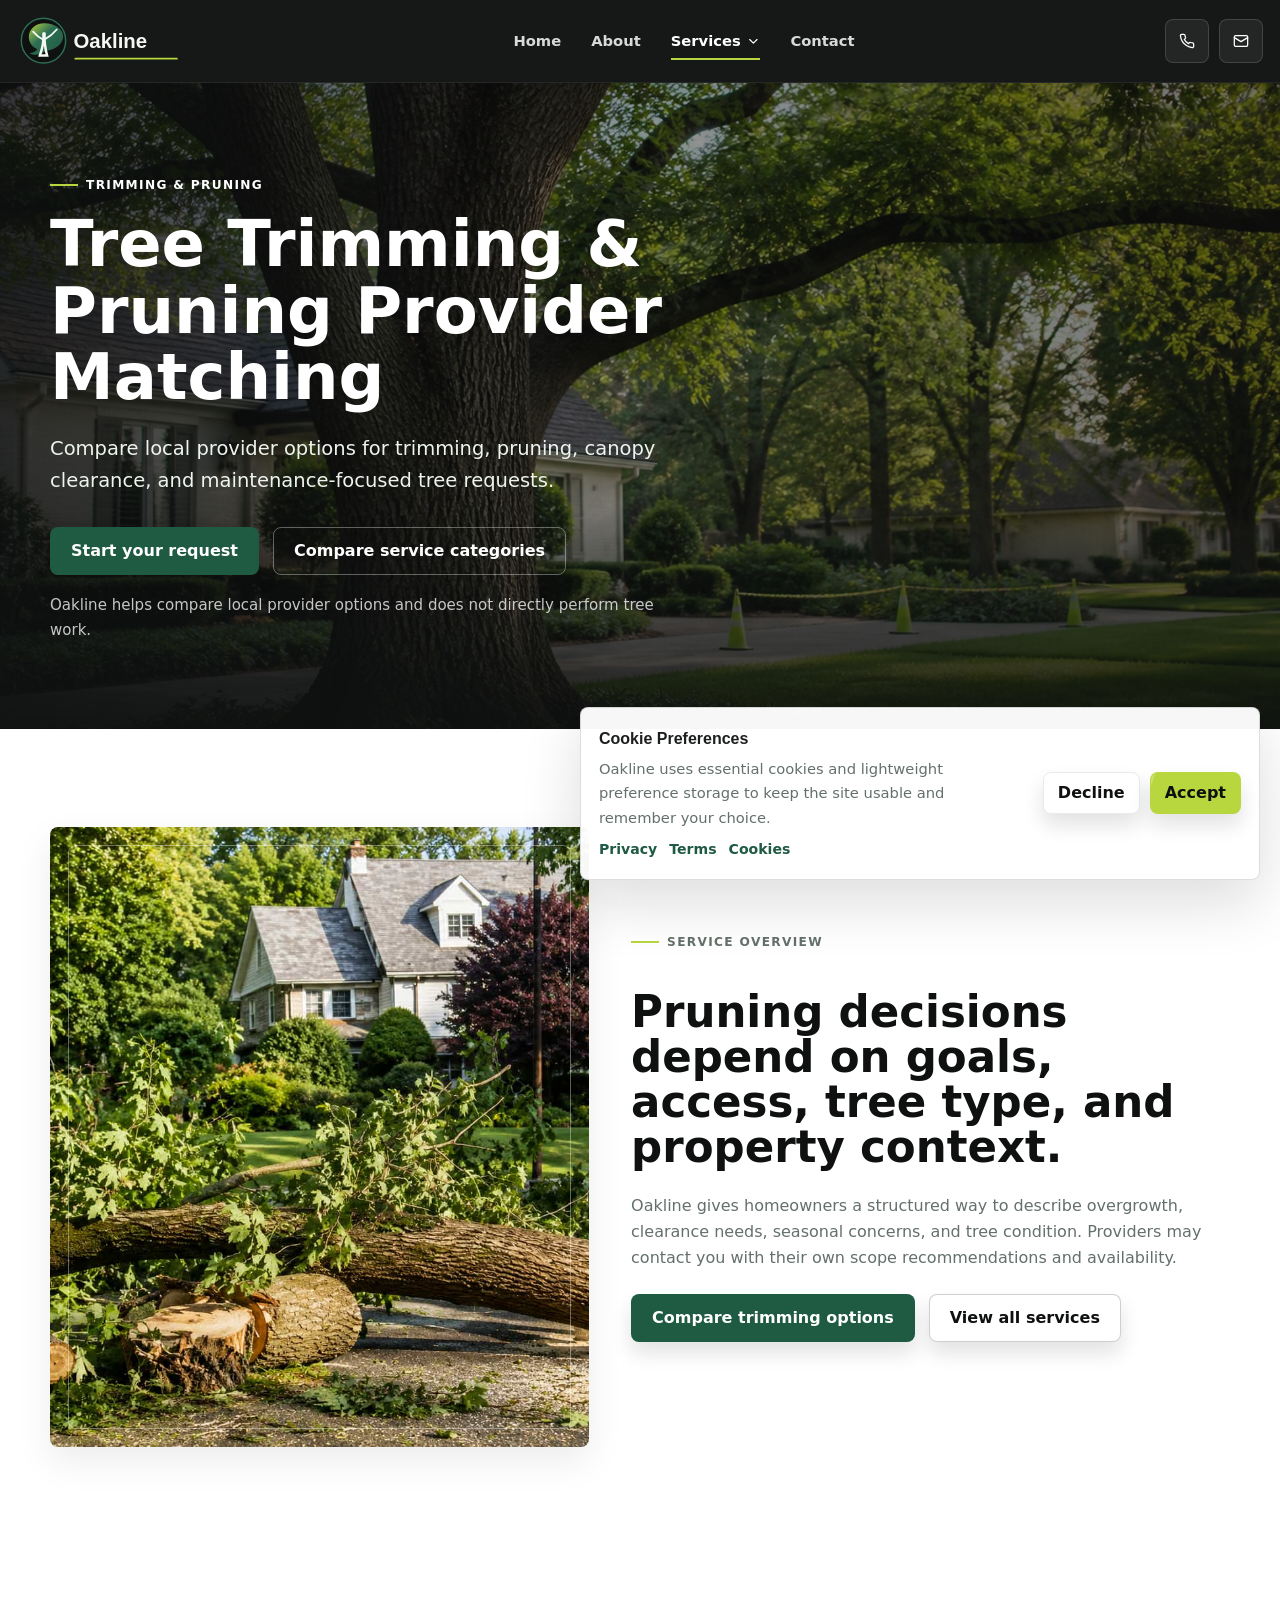
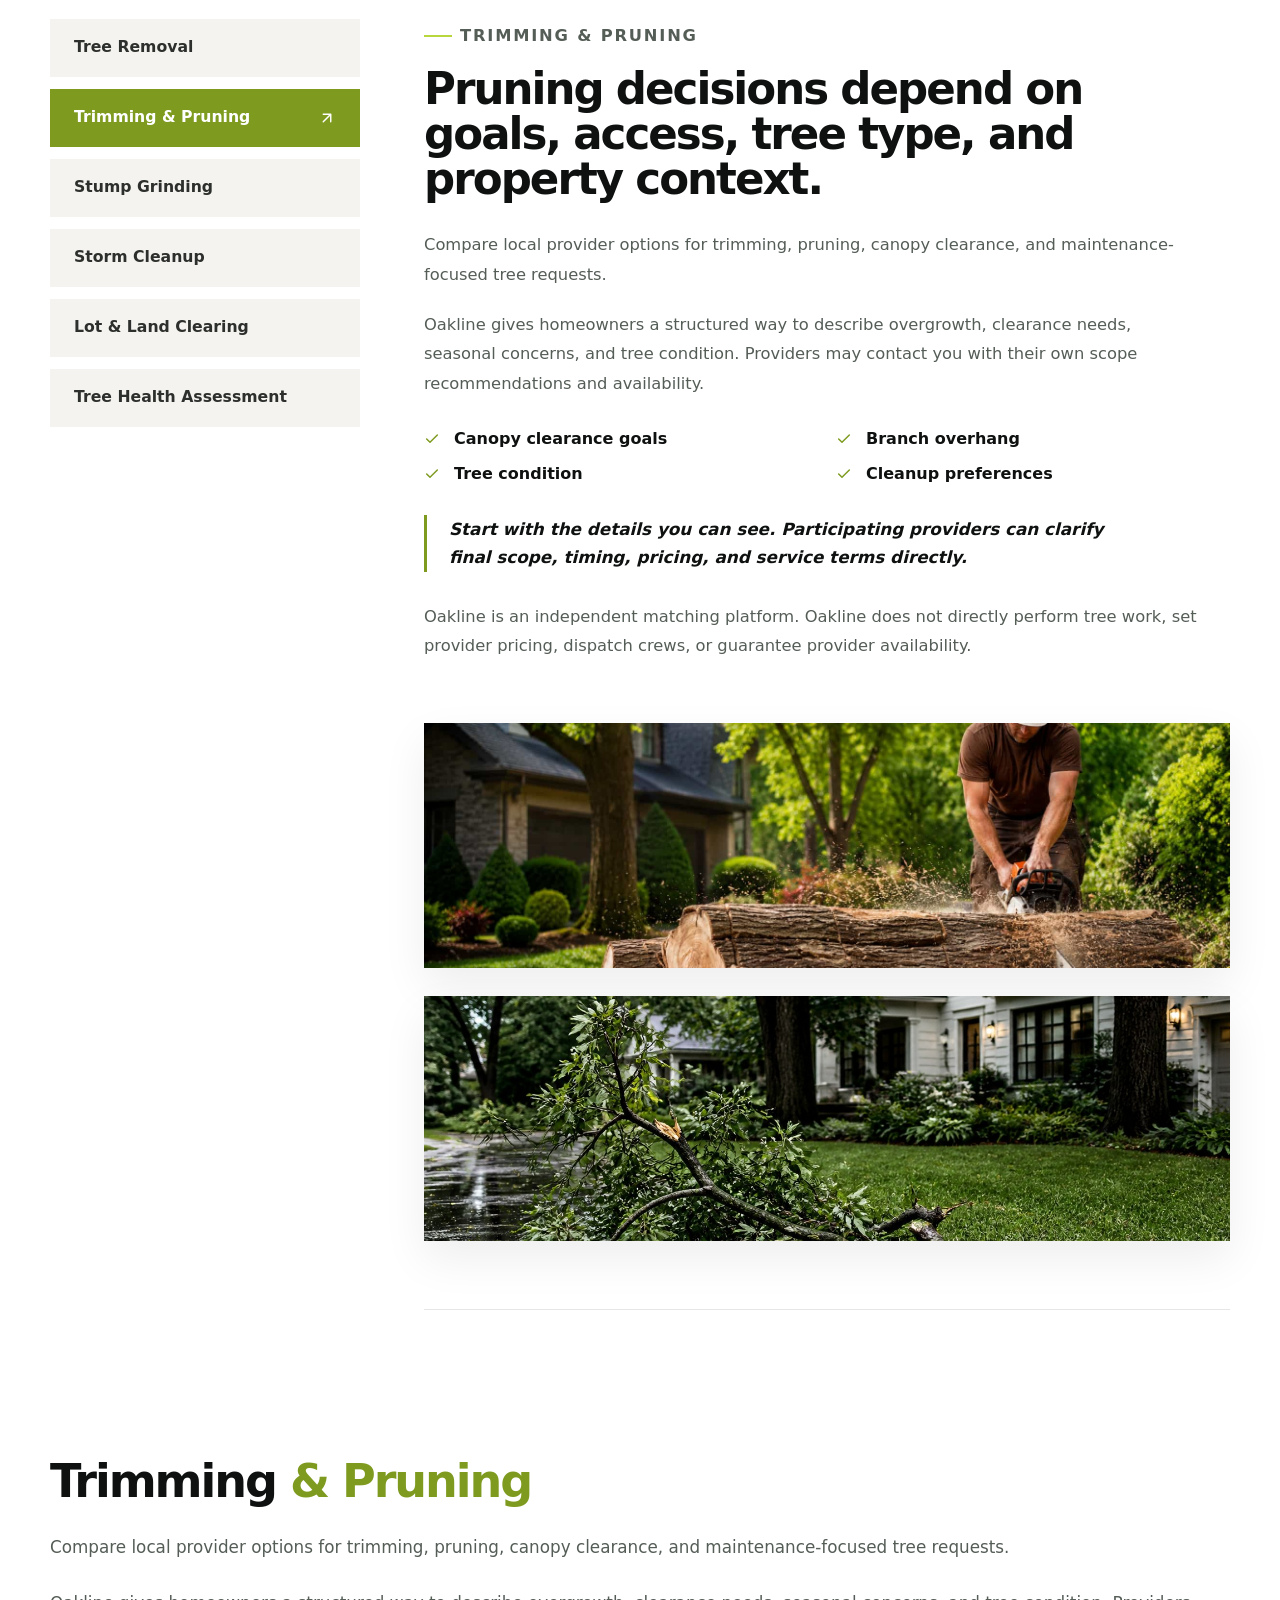
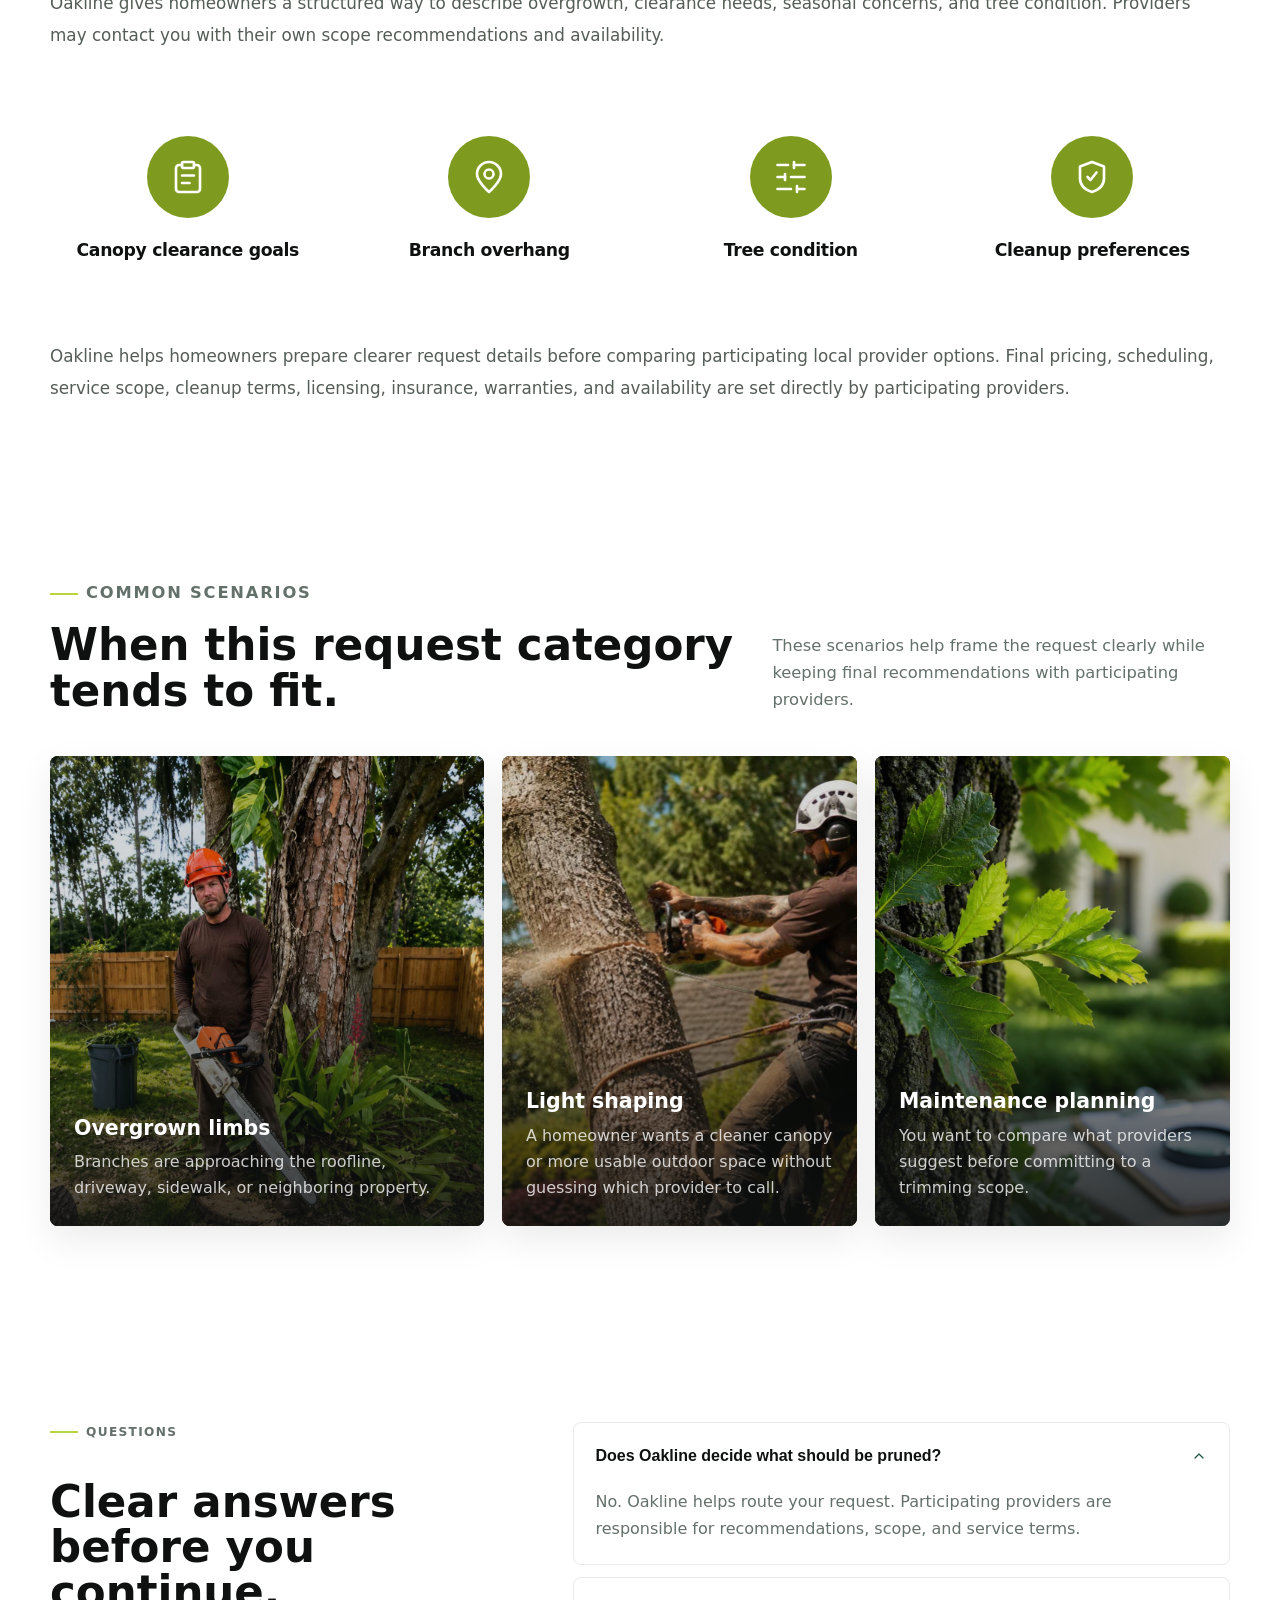
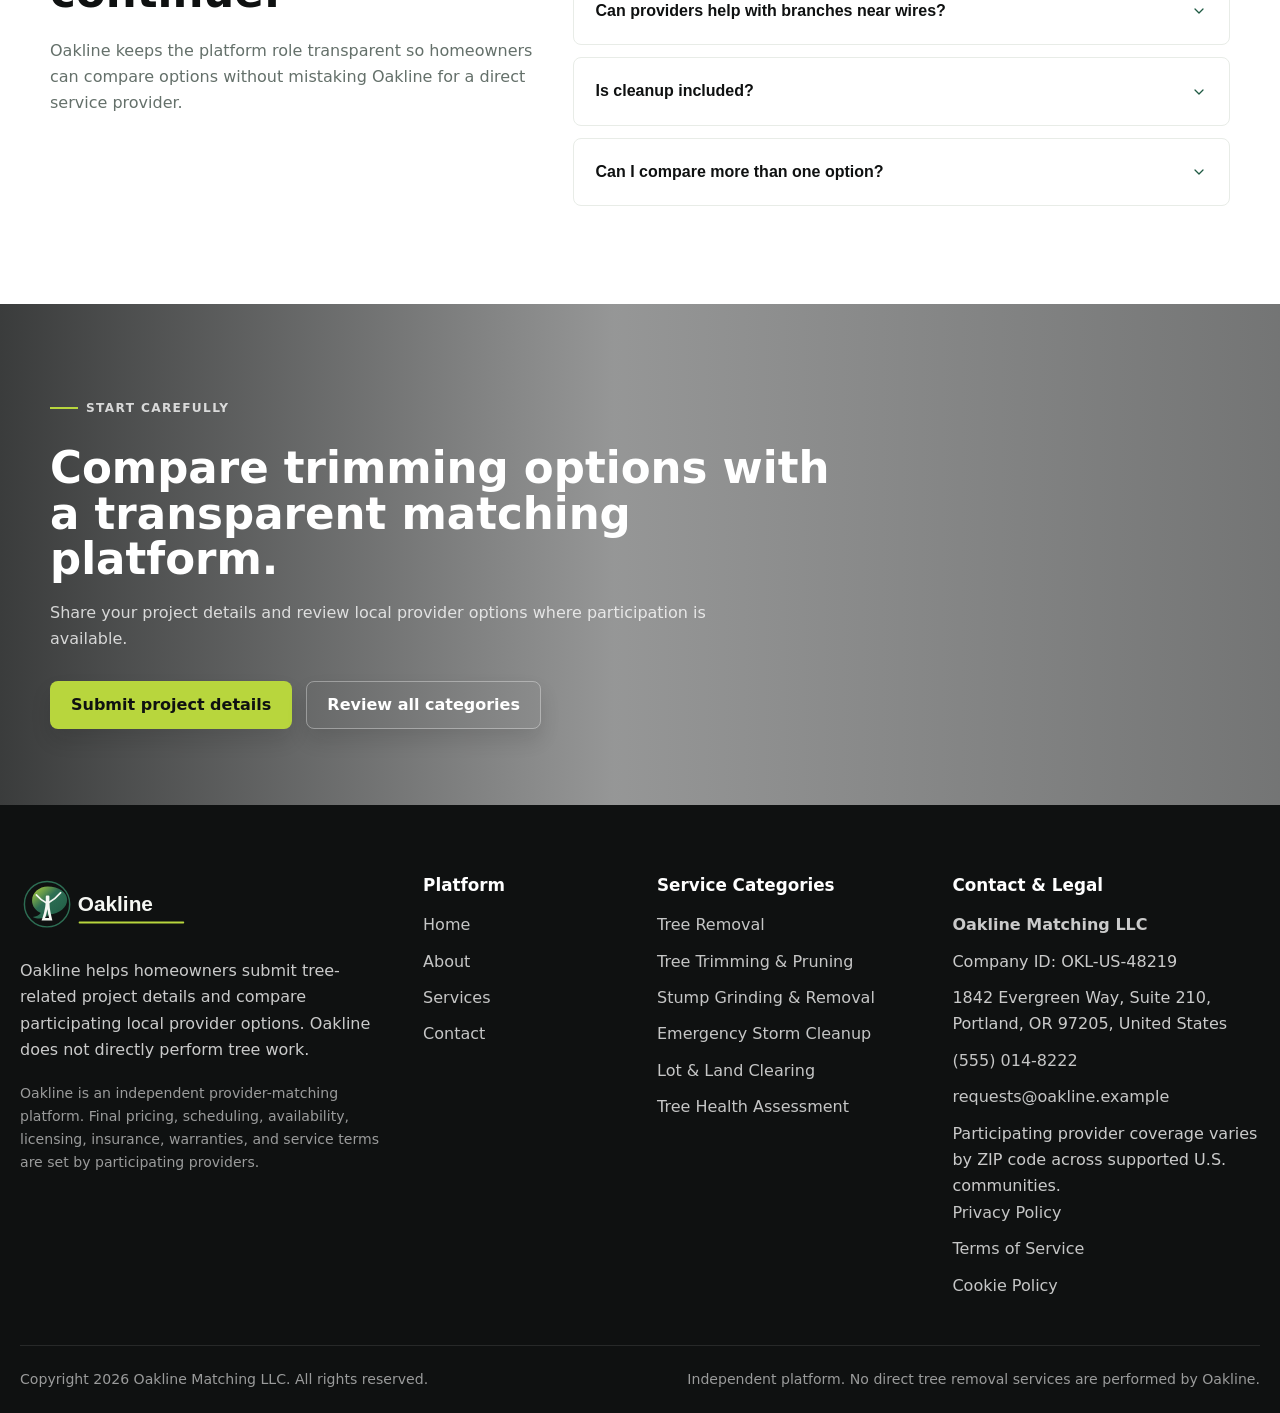
<file: tree-trimming-pruning.html>
<!doctype html>
<html lang="en">
<head>
  <meta charset="utf-8">
  <meta name="viewport" content="width=device-width, initial-scale=1">
  <meta name="description" content="Compare local provider options for tree trimming and pruning requests through Oakline.">
  <title>Tree Trimming & Pruning Provider Matching | Oakline</title>
  <link rel="icon" href="assets/images/favicon.svg" type="image/svg+xml">
  <link rel="stylesheet" href="assets/css/global.css">
  <link rel="stylesheet" href="assets/css/services.css">
  <script defer src="assets/js/config.js"></script>
  <script defer src="assets/js/global.js"></script>
  <script defer src="assets/js/services.js"></script>
</head>
<body data-page="services" data-service="tree-trimming-pruning">
  <a class="skip-link" href="#main">Skip to content</a>
  <div data-site-header></div>
  <main id="main" data-service-page></main>
  <div data-site-footer></div>
</body>
</html>
</file>
<file: assets/css/global.css>
:root {
  --black: #0f1111;
  --white: #ffffff;
  --off: #f5f7f3;
  --green: #1f5a43;
  --green-2: #2d6e54;
  --lime: #b8d63d;
  --marine: #1f4552;
  --gray: #e8ece7;
  --text: #1c1f1d;
  --muted: #64706a;
  --shadow: 0 22px 60px rgba(15, 17, 17, 0.14);
  --soft-shadow: 0 14px 36px rgba(15, 17, 17, 0.08);
  --radius: 8px;
  --max: 1180px;
  --header: 82px;
}

* {
  box-sizing: border-box;
}

html,
body {
  max-width: 100%;
  overflow-x: clip;
  overflow-y: visible;
}

html {
  scroll-behavior: smooth;
}

body {
  margin: 0;
  width: 100%;
  padding-top: var(--header);
  color: var(--text);
  background: var(--white);
  font-family: Inter, Manrope, system-ui, -apple-system, BlinkMacSystemFont, "Segoe UI", sans-serif;
  font-size: 16px;
  line-height: 1.65;
}

section[id],
main[id] {
  scroll-margin-top: calc(var(--header) + 20px);
}

body.menu-open {
  overflow: hidden;
}

img,
svg {
  display: block;
  max-width: 100%;
}

img {
  height: auto;
}

video,
canvas,
iframe,
input,
select,
textarea {
  max-width: 100%;
}

:where(
  .container > *,
  .header-shell > *,
  .footer-shell > *,
  .section-heading > *,
  .split > *,
  .split.reverse > *,
  .tab-shell > *,
  .faq-layout > *,
  .service-overview-panel > *,
  .service-faq-grid > *,
  .service-sticky-layout > *,
  .service-sticky-main > *,
  .interactive-services > *,
  .before-submit > *,
  .contact-editorial__layout > *,
  .contact-map-style__layout > *,
  .oakline-service-showcase__slider > *,
  .hover-brief-layout > *,
  .offer-split-layout > *,
  .oakline-horizontal-brief__wrap > *,
  .intro-strip > *,
  .legal-layout > *,
  .company-cards-grid > *,
  .testimonials-layout > *,
  .review-panel > *
) {
  min-width: 0;
}

p,
li,
a,
span,
strong {
  overflow-wrap: anywhere;
}

a {
  color: inherit;
  text-decoration: none;
}

button,
input,
textarea,
select {
  font: inherit;
}

button {
  cursor: pointer;
}

::selection {
  background: var(--lime);
  color: var(--black);
}

.skip-link {
  position: fixed;
  top: 12px;
  left: 12px;
  z-index: 1000;
  transform: translateY(-140%);
  padding: 10px 14px;
  background: var(--lime);
  color: var(--black);
  font-weight: 800;
  border-radius: var(--radius);
  transition: transform 0.2s ease;
}

.skip-link:focus {
  transform: translateY(0);
}

:focus-visible {
  outline: 3px solid var(--lime);
  outline-offset: 4px;
}

.container {
  width: min(var(--max), calc(100% - 40px));
  margin: 0 auto;
}

.section {
  padding: 98px 0;
}

.section-soft {
  background: var(--off);
}

.section-tight {
  padding: 72px 0;
}

.eyebrow {
  display: inline-flex;
  align-items: center;
  gap: 8px;
  margin: 0 0 16px;
  font-size: 0.76rem;
  font-weight: 850;
  letter-spacing: 0.11em;
  text-transform: uppercase;
}

.eyebrow::before {
  content: "";
  width: 28px;
  height: 2px;
  background: var(--lime);
}

h1,
h2,
h3,
h4 {
  margin: 0;
  color: var(--black);
  font-family: Sora, Manrope, Inter, system-ui, sans-serif;
  line-height: 1.04;
  letter-spacing: 0;
}

h1 {
  font-size: clamp(2.55rem, 5vw, 5.1rem);
}

h2 {
  font-size: clamp(2rem, 3.4vw, 3.65rem);
}

h3 {
  font-size: clamp(1.25rem, 1.6vw, 1.65rem);
}

p {
  margin: 0;
}

.lead {
  color: #edf3ed;
  font-size: clamp(1.02rem, 1.6vw, 1.22rem);
  max-width: 680px;
}

.section-heading {
  display: grid;
  grid-template-columns: minmax(0, 0.9fr) minmax(260px, 0.6fr);
  gap: 36px;
  align-items: end;
  margin-bottom: 42px;
}

.section-heading p {
  color: var(--muted);
  font-size: 1.02rem;
}

.center-heading {
  max-width: 760px;
  margin: 0 auto 44px;
  text-align: center;
}

.center-heading .eyebrow {
  justify-content: center;
}

.center-heading .eyebrow::after {
  content: "";
  width: 28px;
  height: 2px;
  background: var(--lime);
}

.center-heading p {
  margin-top: 18px;
  color: var(--muted);
}

.icon {
  width: 1em;
  height: 1em;
}

.btn {
  position: relative;
  isolation: isolate;
  display: inline-flex;
  align-items: center;
  justify-content: center;
  gap: 10px;
  min-height: 48px;
  padding: 13px 20px;
  border: 1px solid transparent;
  border-radius: var(--radius);
  overflow: hidden;
  font-weight: 850;
  line-height: 1.1;
  white-space: normal;
  text-align: center;
  box-shadow: 0 11px 20px rgba(15, 17, 17, 0.12);
  transition: transform 0.22s ease, box-shadow 0.22s ease, background 0.22s ease, border-color 0.22s ease, color 0.22s ease;
}

.btn::after {
  content: "";
  position: absolute;
  inset: -2px auto -2px -45%;
  z-index: -1;
  width: 42%;
  transform: skewX(-18deg);
  background: rgba(255, 255, 255, 0.25);
  transition: left 0.55s ease;
}

.btn:hover {
  transform: translateY(-2px);
  box-shadow: 0 16px 28px rgba(15, 17, 17, 0.16);
}

.btn:hover::after {
  left: 115%;
}

.btn-primary {
  background: var(--green);
  color: var(--white);
}

.btn-primary:hover {
  background: var(--black);
}

.btn-secondary {
  background: var(--black);
  color: var(--white);
}

.btn-accent {
  background: var(--lime);
  color: var(--black);
}

.btn-ghost,
.btn-ghost-dark {
  background: rgba(255, 255, 255, 0.9);
  color: var(--black);
  border-color: rgba(15, 17, 17, 0.2);
}

.btn-ghost-dark {
  background: transparent;
  color: var(--white);
  border-color: rgba(255, 255, 255, 0.34);
}

.btn-row {
  display: flex;
  flex-wrap: wrap;
  gap: 14px;
  align-items: center;
}

.site-header {
  position: fixed;
  top: 0;
  left: 0;
  width: 100%;
  z-index: 9999;
  background: rgba(15, 17, 17, 0.97);
  color: var(--white);
  border-bottom: 1px solid rgba(255, 255, 255, 0.08);
  backdrop-filter: blur(18px);
}

body {
  padding-top: var(--header);
}

.header-shell {
  width: min(1320px, calc(100% - 34px));
  min-height: var(--header);
  margin: 0 auto;
  display: grid;
  grid-template-columns: auto 1fr auto;
  align-items: center;
  gap: 24px;
}

.brand-link {
  display: inline-flex;
  align-items: center;
  gap: 12px;
  min-width: 0;
}

.brand-link img {
  width: 186px;
  height: auto;
}

.brand-link span {
  display: none;
}

.desktop-nav {
  display: flex;
  align-items: center;
  gap: 6px;
  justify-self: center;
  justify-content: center;
}

.desktop-nav > a,
.nav-dropdown > a {
  position: relative;
  display: inline-flex;
  align-items: center;
  gap: 5px;
  padding: 29px 12px;
  color: rgba(255, 255, 255, 0.84);
  font-size: 0.92rem;
  font-weight: 760;
}

.desktop-nav > a::after,
.nav-dropdown > a::after {
  content: "";
  position: absolute;
  left: 12px;
  right: 12px;
  bottom: 22px;
  height: 2px;
  transform: scaleX(0);
  transform-origin: left;
  background: var(--lime);
  transition: transform 0.22s ease;
}

.desktop-nav > a:hover,
.nav-dropdown > a:hover,
.desktop-nav [aria-current="page"] {
  color: var(--white);
}

.desktop-nav > a:hover::after,
.nav-dropdown > a:hover::after,
.desktop-nav [aria-current="page"]::after {
  transform: scaleX(1);
}

.nav-dropdown {
  position: relative;
}

.dropdown-panel {
  position: absolute;
  top: 100%;
  left: 0;
  width: 278px;
  padding: 12px;
  background: var(--white);
  color: var(--black);
  border: 1px solid rgba(15, 17, 17, 0.1);
  border-radius: var(--radius);
  box-shadow: var(--shadow);
  opacity: 0;
  pointer-events: none;
  transform: translateY(12px);
  transition: opacity 0.2s ease, transform 0.2s ease;
}

.nav-dropdown:hover .dropdown-panel,
.nav-dropdown:focus-within .dropdown-panel {
  opacity: 1;
  pointer-events: auto;
  transform: translateY(0);
}

.dropdown-link {
  display: block;
  padding: 11px 12px;
  border-radius: var(--radius);
  color: var(--text);
  font-size: 0.92rem;
  font-weight: 750;
}

.dropdown-link:hover {
  background: var(--off);
  color: var(--green);
}

.header-actions {
  display: flex;
  align-items: center;
  justify-content: flex-end;
  gap: 10px;
}

.icon-btn,
.menu-toggle,
.menu-close,
.mobile-call,
.slider-arrow {
  display: inline-grid;
  place-items: center;
  width: 44px;
  height: 44px;
  border: 1px solid rgba(255, 255, 255, 0.14);
  border-radius: var(--radius);
  background: rgba(255, 255, 255, 0.06);
  color: var(--white);
  transition: background 0.22s ease, color 0.22s ease, transform 0.22s ease, border-color 0.22s ease;
}

.icon-btn:hover,
.menu-toggle:hover,
.menu-close:hover,
.mobile-call:hover,
.slider-arrow:hover {
  transform: translateY(-2px);
  background: var(--lime);
  color: var(--black);
  border-color: var(--lime);
}

.menu-toggle,
.mobile-call {
  display: none;
}

.mobile-menu {
  position: fixed;
  inset: 0;
  z-index: 120;
  display: grid;
  place-items: stretch;
  background: rgba(15, 17, 17, 0.98);
  color: var(--white);
  opacity: 0;
  visibility: hidden;
  pointer-events: none;
  transition: opacity 0.22s ease, visibility 0.22s ease;
}

.menu-open .mobile-menu {
  opacity: 1;
  visibility: visible;
  pointer-events: auto;
}

.mobile-menu-inner {
  width: min(680px, 100%);
  min-height: 100dvh;
  margin-left: auto;
  padding: 28px;
  background: var(--black);
  border-left: 1px solid rgba(255, 255, 255, 0.08);
  overflow-y: auto;
}

.menu-close {
  margin-left: auto;
}

.mobile-menu-top {
  display: flex;
  align-items: center;
  justify-content: space-between;
  gap: 16px;
  margin-bottom: 24px;
}

.mobile-brand {
  display: inline-flex;
  align-items: center;
  gap: 12px;
  margin: 0;
  font-family: Sora, Manrope, sans-serif;
  font-size: 1.7rem;
  font-weight: 850;
}

.mobile-brand img {
  width: 170px;
}

.mobile-menu nav {
  display: grid;
  gap: 8px;
}

.mobile-menu nav a {
  padding: 14px 0;
  border-bottom: 1px solid rgba(255, 255, 255, 0.1);
  font-family: Sora, Manrope, sans-serif;
  font-size: clamp(1.25rem, 5vw, 2.35rem);
  font-weight: 760;
}

.mobile-menu nav .mobile-service-link {
  padding-left: 18px;
  color: rgba(255, 255, 255, 0.72);
  font-size: clamp(1rem, 3vw, 1.35rem);
}

.mobile-menu-cta {
  display: flex;
  flex-wrap: wrap;
  gap: 12px;
  margin-top: 34px;
}

.hero,
.inner-hero,
.service-hero {
  position: relative;
  display: grid;
  min-height: calc(100svh - var(--header));
  overflow: hidden;
  color: var(--white);
  background-color: var(--black);
  background-position: center;
  background-size: cover;
}

.inner-hero,
.service-hero {
  min-height: 560px;
}

.hero::before,
.inner-hero::before,
.service-hero::before,
.prefooter-cta::before,
.parallax-band::before {
  content: "";
  position: absolute;
  inset: 0;
  background: linear-gradient(90deg, rgba(15, 17, 17, 0.82), rgba(15, 17, 17, 0.44) 48%, rgba(15, 17, 17, 0.58));
}

.hero::after,
.inner-hero::after,
.service-hero::after {
  content: "";
  position: absolute;
  inset: auto 0 0;
  height: 34%;
  background: linear-gradient(0deg, rgba(15, 17, 17, 0.86), transparent);
}

.hero-home,
.cta-home {
  background-image: url("../images/hero-home.jpg");
}

.hero-about,
.cta-about {
  background-image: url("../images/hero-about.jpg");
}

.hero-services,
.cta-services {
  background-image: url("../images/hero-services.jpg");
}

.hero-contact,
.cta-contact {
  background-image: url("../images/hero-contact.jpg");
}

.service-hero-tree-removal,
.cta-service-1 {
  background-image: url("../images/service-1.jpg");
}

.service-hero-tree-trimming-pruning,
.cta-service-2 {
  background-image: url("../images/service-2.jpg");
}

.service-hero-stump-grinding-removal,
.cta-service-3 {
  background-image: url("../images/service-3.jpg");
}

.service-hero-emergency-storm-cleanup,
.cta-service-4 {
  background-image: url("../images/service-4.jpg");
}

.service-hero-lot-land-clearing,
.cta-service-5 {
  background-image: url("../images/service-5.jpg");
}

.service-hero-tree-health-assessment,
.cta-service-6 {
  background-image: url("../images/service-6.jpg");
}

.hero-content,
.inner-hero-content,
.service-hero-content {
  position: relative;
  z-index: 2;
  align-self: center;
  width: min(var(--max), calc(100% - 40px));
  margin: 0 auto;
  padding: 86px 0;
}

.hero-copy,
.inner-hero-copy,
.service-hero-copy {
  max-width: 760px;
}

.hero h1,
.inner-hero h1,
.service-hero h1 {
  color: var(--white);
  margin-bottom: 22px;
}

.hero .lead,
.inner-hero .lead,
.service-hero .lead {
  margin-bottom: 30px;
}

.hero-badges {
  display: flex;
  flex-wrap: wrap;
  gap: 10px;
  margin-bottom: 24px;
}

.chip {
  display: inline-flex;
  align-items: center;
  gap: 8px;
  min-height: 34px;
  padding: 8px 11px;
  border: 1px solid rgba(255, 255, 255, 0.18);
  border-radius: 999px;
  background: rgba(255, 255, 255, 0.08);
  color: rgba(255, 255, 255, 0.9);
  font-size: 0.82rem;
  font-weight: 760;
}

.clarifier {
  max-width: 620px;
  margin-top: 18px;
  color: rgba(255, 255, 255, 0.76);
  font-size: 0.94rem;
}

.split {
  display: grid;
  grid-template-columns: minmax(0, 0.95fr) minmax(0, 1fr);
  gap: clamp(30px, 6vw, 74px);
  align-items: center;
}

.split.reverse {
  grid-template-columns: minmax(0, 1fr) minmax(0, 0.95fr);
}

.content-stack {
  display: grid;
  gap: 22px;
}

.content-stack p {
  color: var(--muted);
}

.feature-list {
  display: grid;
  gap: 12px;
  margin: 8px 0 0;
  padding: 0;
  list-style: none;
}

.feature-list li {
  display: grid;
  grid-template-columns: 24px 1fr;
  gap: 12px;
  color: var(--text);
  font-weight: 680;
}

.feature-list li .icon {
  color: var(--lime);
  margin-top: 4px;
}

.photo-stack {
  position: relative;
  min-height: 520px;
}

.photo-stack img,
.media-tile img,
.service-card img,
.scenario-card img,
.mosaic-tile img {
  width: 100%;
  height: 100%;
  object-fit: cover;
}

.image-frame img {
  position: absolute;
  inset: 0;
  display: block;
  width: 100%;
  height: 100%;
  object-fit: cover;
}

.photo-stack .photo-main,
.photo-stack .photo-small {
  position: absolute;
  overflow: hidden;
  border-radius: var(--radius);
  box-shadow: var(--shadow);
}

.photo-stack .photo-main {
  inset: 0 16% 12% 0;
}

.photo-stack .photo-small {
  right: 0;
  bottom: 0;
  width: 43%;
  height: 48%;
  border: 8px solid var(--white);
}

.image-frame {
  position: relative;
  min-height: 620px;
  overflow: hidden;
  border-radius: var(--radius);
  box-shadow: var(--soft-shadow);
}

.image-frame::after {
  content: "";
  position: absolute;
  inset: 18px;
  border: 1px solid rgba(255, 255, 255, 0.36);
  border-radius: var(--radius);
  pointer-events: none;
}

.stat-strip {
  display: grid;
  grid-template-columns: repeat(3, 1fr);
  gap: 12px;
  margin-top: 26px;
}

.stat-strip > div {
  padding: 16px;
  border: 1px solid var(--gray);
  border-radius: var(--radius);
  background: var(--white);
}

.stat-strip strong {
  display: block;
  color: var(--green);
  font-family: Sora, Manrope, sans-serif;
  font-size: 1.35rem;
}

.stat-strip span {
  color: var(--muted);
  font-size: 0.9rem;
}

.card-grid {
  display: grid;
  grid-template-columns: repeat(3, 1fr);
  gap: 20px;
}

.premium-card {
  position: relative;
  min-width: 0;
  padding: 26px;
  overflow: hidden;
  border: 1px solid var(--gray);
  border-radius: var(--radius);
  background: var(--white);
  box-shadow: var(--soft-shadow);
  transition: transform 0.24s ease, box-shadow 0.24s ease, border-color 0.24s ease;
}

.premium-card:hover {
  transform: translateY(-5px);
  border-color: rgba(184, 214, 61, 0.8);
  box-shadow: var(--shadow);
}

.premium-card .card-icon {
  position: absolute;
  top: 20px;
  right: 20px;
  color: var(--green);
  font-size: 1.55rem;
}

.premium-card h3 {
  max-width: 82%;
  margin-bottom: 14px;
}

.premium-card p {
  color: var(--muted);
}

.service-card,
.scenario-card,
.mosaic-tile {
  position: relative;
  overflow: hidden;
  min-height: 330px;
  border-radius: var(--radius);
  background: var(--black);
  color: var(--white);
  box-shadow: var(--soft-shadow);
}

.service-card img,
.scenario-card img,
.mosaic-tile img {
  position: absolute;
  inset: 0;
  transition: transform 0.55s ease, opacity 0.55s ease;
}

.service-card::before,
.scenario-card::before,
.mosaic-tile::before {
  content: "";
  position: absolute;
  inset: 0;
  z-index: 1;
  background: linear-gradient(0deg, rgba(15, 17, 17, 0.82), rgba(15, 17, 17, 0.16) 62%);
}

.service-card:hover img,
.scenario-card:hover img,
.mosaic-tile:hover img {
  transform: scale(1.06);
  opacity: 0.9;
}

.service-card-content,
.scenario-card-content,
.mosaic-content {
  position: absolute;
  inset: auto 0 0;
  z-index: 2;
  padding: 24px;
}

.service-card h3,
.scenario-card h3,
.mosaic-tile h3 {
  color: var(--white);
  margin-bottom: 10px;
}

.service-card p,
.scenario-card p,
.mosaic-tile p {
  color: rgba(255, 255, 255, 0.78);
}

.text-link {
  display: inline-flex;
  align-items: center;
  gap: 8px;
  margin-top: 16px;
  color: var(--lime);
  font-weight: 850;
}

.process-line {
  display: grid;
  grid-template-columns: repeat(4, 1fr);
  gap: 0;
  border: 1px solid var(--gray);
  border-radius: var(--radius);
  overflow: hidden;
  background: var(--white);
}

.process-step {
  position: relative;
  min-height: 250px;
  padding: 28px;
  border-right: 1px solid var(--gray);
}

.process-step:last-child {
  border-right: 0;
}

.process-step span {
  display: inline-grid;
  place-items: center;
  width: 46px;
  height: 46px;
  margin-bottom: 22px;
  border-radius: var(--radius);
  background: var(--black);
  color: var(--lime);
  font-family: Sora, Manrope, sans-serif;
  font-weight: 850;
}

.process-step h3 {
  margin-bottom: 12px;
}

.process-step p {
  color: var(--muted);
}

.slider {
  position: relative;
}

.slider-stage {
  position: relative;
  min-height: 470px;
}

[data-slide] {
  display: none;
}

[data-slide].is-active {
  display: block;
}

.split-slide {
  display: grid;
  grid-template-columns: 0.95fr 1fr;
  gap: 0;
  min-height: 470px;
  overflow: hidden;
  border-radius: var(--radius);
  background: var(--black);
  color: var(--white);
  box-shadow: var(--shadow);
}

.split-slide img {
  width: 100%;
  height: 100%;
  min-height: 470px;
  object-fit: cover;
}

.split-slide-content {
  display: grid;
  align-content: center;
  gap: 22px;
  padding: clamp(30px, 5vw, 62px);
}

.split-slide-content h3,
.split-slide-content h2 {
  color: var(--white);
}

.split-slide-content p {
  color: rgba(255, 255, 255, 0.77);
}

.slider-controls {
  display: flex;
  gap: 10px;
  justify-content: flex-end;
  margin-top: 18px;
}

.slider-arrow {
  background: var(--black);
}

.tab-shell {
  display: grid;
  grid-template-columns: minmax(250px, 0.46fr) minmax(0, 1fr);
  gap: 24px;
  align-items: stretch;
}

.tab-list {
  display: grid;
  gap: 10px;
}

.tab-button {
  display: flex;
  align-items: center;
  justify-content: space-between;
  gap: 14px;
  width: 100%;
  padding: 18px 18px;
  border: 1px solid var(--gray);
  border-radius: var(--radius);
  background: var(--white);
  color: var(--text);
  text-align: left;
  font-weight: 820;
  transition: background 0.22s ease, color 0.22s ease, border-color 0.22s ease;
}

.tab-button.is-active,
.tab-button:hover {
  background: var(--black);
  color: var(--white);
  border-color: var(--black);
}

.tab-panel {
  display: none;
}

.tab-panel.is-active {
  display: block;
}

.tab-panel-card {
  min-height: 100%;
  padding: clamp(28px, 4vw, 46px);
  border-radius: var(--radius);
  background: var(--off);
}

.tab-panel-card p {
  margin-top: 16px;
  color: var(--muted);
}

.accordion {
  display: grid;
  gap: 12px;
}

.accordion-item {
  overflow: hidden;
  border: 1px solid var(--gray);
  border-radius: var(--radius);
  background: var(--white);
}

.accordion-trigger {
  display: flex;
  align-items: center;
  justify-content: space-between;
  gap: 18px;
  width: 100%;
  padding: 20px 22px;
  border: 0;
  background: transparent;
  color: var(--black);
  text-align: left;
  font-family: Sora, Manrope, sans-serif;
  font-weight: 760;
}

.accordion-trigger .icon {
  flex: 0 0 auto;
  color: var(--green);
  transition: transform 0.2s ease;
}

.accordion-item.is-open .accordion-trigger .icon {
  transform: rotate(180deg);
}

.accordion-panel {
  display: none;
  padding: 0 22px 22px;
  color: var(--muted);
}

.accordion-item.is-open .accordion-panel {
  display: block;
}

.faq-layout {
  display: grid;
  grid-template-columns: 0.78fr 1fr;
  gap: 42px;
  align-items: start;
  overflow: visible;
}

.faq-aside {
  position: sticky;
  top: calc(var(--header) + 30px);
  align-self: start;
  height: fit-content;
  padding: 28px;
  border-radius: var(--radius);
  background: var(--black);
  color: var(--white);
  z-index: 2;
}

.faq-aside h3 {
  color: var(--white);
  margin-bottom: 14px;
}

.faq-aside p {
  color: rgba(255, 255, 255, 0.74);
}

.faq-accordion {
  min-width: 0;
}

.parallax-band,
.prefooter-cta {
  position: relative;
  overflow: hidden;
  background-position: center;
  background-size: cover;
  background-attachment: fixed;
  color: var(--white);
}

.parallax-band {
  padding: 106px 0;
  background-image: url("../images/hero-services.jpg");
}

.parallax-band .container,
.prefooter-cta .container {
  position: relative;
  z-index: 2;
}

.parallax-band h2,
.prefooter-cta h2 {
  color: var(--white);
  max-width: 780px;
}

.parallax-band p,
.prefooter-cta p {
  max-width: 680px;
  margin: 18px 0 28px;
  color: rgba(255, 255, 255, 0.78);
}

.prefooter-cta {
  padding: 76px 0;
}

.prefooter-cta::after {
  content: "";
  position: absolute;
  top: 0;
  bottom: 0;
  left: -35%;
  width: 22%;
  transform: skewX(-18deg);
  background: rgba(255, 255, 255, 0.16);
  animation: ctaShine 5.5s ease-in-out infinite;
}

@keyframes ctaShine {
  0%,
  42% {
    left: -35%;
  }
  70%,
  100% {
    left: 120%;
  }
}

.site-footer {
  background: var(--black);
  color: rgba(255, 255, 255, 0.78);
}

.footer-shell {
  width: min(1320px, calc(100% - 40px));
  margin: 0 auto;
  display: grid;
  grid-template-columns: 1.2fr 0.65fr 0.85fr 1fr;
  gap: 34px;
  padding: 72px 0 46px;
}

.footer-logo img {
  width: 190px;
}

.footer-brand p {
  max-width: 420px;
  margin-top: 18px;
}

.footer-disclaimer {
  color: rgba(255, 255, 255, 0.58);
  font-size: 0.88rem;
}

.footer-col h2 {
  margin-bottom: 18px;
  color: var(--white);
  font-size: 1.05rem;
}

.footer-links,
.footer-col address {
  display: grid;
  gap: 10px;
}

.footer-col address {
  font-style: normal;
}

.footer-links a,
.footer-col address a {
  color: rgba(255, 255, 255, 0.76);
}

.footer-links a:hover,
.footer-col address a:hover {
  color: var(--lime);
}

.footer-bottom {
  width: min(1320px, calc(100% - 40px));
  margin: 0 auto;
  display: flex;
  flex-wrap: wrap;
  justify-content: space-between;
  gap: 16px;
  padding: 22px 0;
  border-top: 1px solid rgba(255, 255, 255, 0.1);
  color: rgba(255, 255, 255, 0.58);
  font-size: 0.88rem;
}

.cookie-banner {
  position: fixed;
  right: 20px;
  bottom: 20px;
  z-index: 140;
  display: grid;
  grid-template-columns: 1fr auto;
  gap: 18px;
  width: min(680px, calc(100% - 40px));
  padding: 18px;
  border: 1px solid rgba(15, 17, 17, 0.14);
  border-radius: var(--radius);
  background: rgba(255, 255, 255, 0.97);
  box-shadow: var(--shadow);
}

.cookie-banner strong {
  font-family: Sora, Manrope, sans-serif;
}

.cookie-banner p {
  margin-top: 5px;
  color: var(--muted);
  font-size: 0.92rem;
}

.cookie-banner nav {
  display: flex;
  flex-wrap: wrap;
  gap: 12px;
  margin-top: 8px;
  color: var(--green);
  font-size: 0.88rem;
  font-weight: 760;
}

.cookie-actions {
  display: flex;
  gap: 10px;
  align-items: center;
}

.cookie-actions .btn-ghost-dark {
  background: var(--white);
  color: var(--black);
  border-color: var(--gray);
}

.cookie-actions .btn {
  min-height: 42px;
  padding: 10px 14px;
}

.form-grid {
  display: grid;
  grid-template-columns: repeat(2, minmax(0, 1fr));
  gap: 16px;
}

.form-field {
  display: grid;
  gap: 8px;
}

.form-field.full {
  grid-column: 1 / -1;
}

.form-field label {
  color: var(--black);
  font-weight: 820;
}

.form-field input,
.form-field select,
.form-field textarea {
  width: 100%;
  min-height: 50px;
  padding: 13px 14px;
  border: 1px solid #d7ddd5;
  border-radius: var(--radius);
  background: var(--white);
  color: var(--text);
  transition: border-color 0.2s ease, box-shadow 0.2s ease;
}

.form-field textarea {
  min-height: 138px;
  resize: vertical;
}

.form-field input:focus,
.form-field select:focus,
.form-field textarea:focus {
  border-color: var(--green);
  box-shadow: 0 0 0 4px rgba(31, 90, 67, 0.12);
  outline: none;
}

.form-field.is-hidden {
  position: absolute;
  left: -9999px;
  opacity: 0;
  pointer-events: none;
}

.checkbox-line {
  display: grid;
  grid-template-columns: 22px 1fr;
  gap: 12px;
  align-items: start;
  color: var(--muted);
  font-size: 0.94rem;
}

.checkbox-line input {
  width: 22px;
  height: 22px;
  accent-color: var(--green);
}

.form-note {
  padding: 14px;
  border: 1px solid rgba(31, 69, 82, 0.18);
  border-radius: var(--radius);
  background: rgba(31, 69, 82, 0.06);
  color: var(--marine);
  font-size: 0.92rem;
}

.form-status {
  min-height: 26px;
  font-weight: 760;
}

.form-status.is-success {
  color: var(--green);
}

.form-status.is-error {
  color: #a93636;
}

[data-aos] {
  opacity: 0;
  transform: translate3d(0, 24px, 0);
  transition: opacity 0.72s ease, transform 0.72s ease;
}

[data-aos="fade-left"] {
  transform: translate3d(24px, 0, 0);
}

[data-aos="fade-right"] {
  transform: translate3d(-24px, 0, 0);
}

[data-aos="zoom-in"] {
  transform: scale(0.96);
}

[data-aos].aos-animate {
  opacity: 1;
  transform: none;
}

@media (max-width: 1100px) {
  .desktop-nav {
    display: none;
  }

  .menu-toggle,
  .mobile-call {
    display: inline-grid;
  }

  .icon-btn {
    display: none;
  }

  .section-heading,
  .split,
  .split.reverse,
  .tab-shell,
  .split-slide,
  .faq-layout {
    grid-template-columns: 1fr;
  }

        .faq-aside {
          position: relative;
          top: auto;
        }

  .process-line,
  .card-grid {
    grid-template-columns: repeat(2, 1fr);
  }

  .process-step:nth-child(2) {
    border-right: 0;
  }

  .process-step:nth-child(1),
  .process-step:nth-child(2) {
    border-bottom: 1px solid var(--gray);
  }

  .footer-shell {
    grid-template-columns: repeat(2, 1fr);
  }

  .parallax-band,
  .prefooter-cta {
    background-attachment: scroll;
  }
}

@media (max-width: 760px) {
  :root {
    --header: 72px;
  }

  .container,
  .hero-content,
  .inner-hero-content,
  .service-hero-content {
    width: calc(100% - 28px);
    max-width: calc(100% - 28px);
    margin-left: auto;
    margin-right: auto;
  }

  .section {
    padding: 72px 0;
  }

  .section-tight {
    padding: 58px 0;
  }

  .section-heading {
    gap: 18px;
    margin-bottom: 30px;
  }

  .brand-link img {
    width: 126px;
  }

  .header-shell {
    width: calc(100% - 24px);
    max-width: calc(100% - 24px);
    min-height: var(--header);
    gap: 10px;
    margin-left: auto;
    margin-right: auto;
  }

  .header-actions {
    gap: 8px;
  }

  .hero,
  .inner-hero,
  .service-hero {
    min-height: 620px;
  }

  .hero-content,
  .inner-hero-content,
  .service-hero-content {
    padding: 62px 0;
  }

  h1 {
    font-size: 2rem;
  }

  .hero-copy,
  .inner-hero-copy,
  .service-hero-copy {
    max-width: 100%;
    min-width: 0;
  }

  .lead,
  .clarifier,
  .hero-copy p,
  .inner-hero-copy p,
  .service-hero-copy p {
    max-width: 100%;
    overflow-wrap: anywhere;
  }

  .hero::before,
  .inner-hero::before,
  .service-hero::before {
    background: rgba(15, 17, 17, 0.7);
  }

  [data-aos="fade-left"],
  [data-aos="fade-right"] {
    transform: translate3d(0, 18px, 0);
  }

  .btn-row,
  .mobile-menu-cta {
    display: grid;
    grid-template-columns: 1fr;
    align-items: stretch;
  }

  .btn-row .btn,
  .mobile-menu-cta .btn {
    width: 100%;
  }

  .hero-badges {
    display: none;
  }

  .chip {
    width: 100%;
    justify-content: center;
    white-space: normal;
    text-align: center;
    overflow-wrap: anywhere;
  }

  .photo-stack {
    min-height: 430px;
  }

  .photo-stack .photo-main {
    inset: 0 0 25% 0;
  }

  .photo-stack .photo-small {
    width: 58%;
    height: 40%;
  }

  .card-grid,
  .process-line,
  .stat-strip,
  .form-grid {
    grid-template-columns: 1fr;
  }

  .process-step,
  .process-step:nth-child(2) {
    border-right: 0;
    border-bottom: 1px solid var(--gray);
  }

  .process-step:last-child {
    border-bottom: 0;
  }

  .split-slide img {
    min-height: 310px;
  }

  .image-frame {
    min-height: 320px;
  }

  .footer-shell {
    grid-template-columns: 1fr;
    padding-top: 56px;
  }

  .footer-bottom {
    display: grid;
  }

  .cookie-banner {
    left: 14px;
    right: 14px;
    bottom: 14px;
    grid-template-columns: 1fr;
    width: auto;
    max-width: calc(100% - 28px);
  }

  .cookie-actions {
    justify-content: flex-start;
    flex-wrap: wrap;
  }

  .mobile-menu-inner {
    width: 100%;
    max-width: 100%;
    padding: 24px 20px 28px;
  }
}

@media (max-width: 420px) {
  h1 {
    font-size: 2rem;
  }

  h2 {
    font-size: 1.9rem;
  }

  .brand-link img {
    width: 118px;
  }

  .mobile-call,
  .menu-toggle {
    width: 38px;
    height: 38px;
  }

  .service-card,
  .scenario-card,
  .mosaic-tile {
    min-height: 280px;
  }
}

@media (max-width: 540px) {
  .container,
  .hero-content,
  .inner-hero-content,
  .service-hero-content {
    width: calc(100% - 24px);
    max-width: calc(100% - 24px);
    margin-left: auto;
    margin-right: auto;
  }

  .header-shell {
    width: calc(100% - 20px);
    max-width: calc(100% - 20px);
    margin-left: auto;
    margin-right: auto;
  }

  .brand-link img {
    width: 124px;
  }

  .mobile-call,
  .menu-toggle {
    width: 36px;
    height: 36px;
  }

  h1 {
    font-size: 1.72rem;
  }

  .lead {
    font-size: 0.98rem;
  }

  .cookie-banner {
    left: 14px;
    right: auto;
    width: calc(100% - 28px);
    max-width: calc(100% - 28px);
  }
}
</file>
<file: assets/css/home.css>
.hero.hero-home {
  background-image: url("../images/hero-home.jpg");
  background-position: center;
  background-repeat: no-repeat;
  background-size: cover;
}

.category-row {
  display: grid;
  grid-template-columns: 1.1fr 0.9fr 1fr;
  gap: 18px;
}

.category-card {
  position: relative;
  display: grid;
  min-height: 280px;
  overflow: hidden;
  border-radius: var(--radius);
  background: var(--black);
  color: var(--white);
  box-shadow: var(--soft-shadow);
}

.category-card:nth-child(2) {
  margin-top: 34px;
}

.category-card img {
  position: absolute;
  inset: 0;
  width: 100%;
  height: 100%;
  object-fit: cover;
  opacity: 0.78;
  transition: transform 0.55s ease;
}

.category-card:hover img {
  transform: scale(1.06);
}

.category-card::before {
  content: "";
  position: absolute;
  inset: 0;
  z-index: 1;
  background: linear-gradient(0deg, rgba(15, 17, 17, 0.86), rgba(15, 17, 17, 0.08));
}

.category-card-content {
  position: relative;
  z-index: 2;
  align-self: end;
  padding: 24px;
}

.category-card h3 {
  color: var(--white);
  margin-bottom: 10px;
}

.service-preview-grid {
  display: grid;
  grid-template-columns: repeat(12, 1fr);
  gap: 18px;
}

.service-preview-grid .service-card {
  grid-column: span 4;
}

.service-preview-grid .service-card:nth-child(1),
.service-preview-grid .service-card:nth-child(6) {
  grid-column: span 5;
  min-height: 410px;
}

.service-preview-grid .service-card:nth-child(2),
.service-preview-grid .service-card:nth-child(5) {
  grid-column: span 3;
}

.trust-panel {
  display: grid;
  gap: 14px;
}

.trust-row {
  display: grid;
  grid-template-columns: 46px 1fr;
  gap: 14px;
  padding: 18px 0;
  border-bottom: 1px solid var(--gray);
}

.trust-row .icon {
  color: var(--green);
  font-size: 1.55rem;
}

.scenario-mosaic {
  display: grid;
  grid-template-columns: 1fr 1fr 1fr;
  grid-auto-rows: minmax(230px, auto);
  gap: 18px;
}

.scenario-mosaic .scenario-card:nth-child(1) {
  grid-row: span 2;
}

.scenario-mosaic .scenario-card:nth-child(4) {
  grid-column: span 2;
}



.faq-layout {
  display: grid;
  grid-template-columns: 0.78fr 1fr;
  gap: 42px;
  align-items: start;
  overflow: visible;
}

.faq-aside {
  position: sticky;
  top: calc(var(--header) + 30px);
  align-self: start;
  height: fit-content;
  padding: 28px;
  border-radius: var(--radius);
  background: var(--black);
  color: var(--white);
  z-index: 2;
}

.faq-aside h3 {
  color: var(--white);
  margin-bottom: 14px;
}

.faq-aside p {
  color: rgba(255, 255, 255, 0.74);
}

.faq-accordion {
  min-width: 0;
}

@media (max-width: 1000px) {
  .category-row,
  .review-panel,
  .faq-layout {
    grid-template-columns: 1fr;
  }

        .faq-aside {
          position: relative;
          top: auto;
        }

  .category-card:nth-child(2) {
    margin-top: 0;
  }

  .service-preview-grid .service-card,
  .service-preview-grid .service-card:nth-child(1),
  .service-preview-grid .service-card:nth-child(2),
  .service-preview-grid .service-card:nth-child(5),
  .service-preview-grid .service-card:nth-child(6) {
    grid-column: span 6;
    min-height: 340px;
  }

  .scenario-mosaic {
    grid-template-columns: 1fr 1fr;
  }
}

@media (max-width: 640px) {
  .service-preview-grid {
    grid-template-columns: 1fr;
  }

  .service-preview-grid .service-card,
  .service-preview-grid .service-card:nth-child(1),
  .service-preview-grid .service-card:nth-child(2),
  .service-preview-grid .service-card:nth-child(5),
  .service-preview-grid .service-card:nth-child(6),
  .scenario-mosaic .scenario-card:nth-child(4) {
    grid-column: auto;
  }

  .scenario-mosaic {
    grid-template-columns: 1fr;
  }

  .scenario-mosaic .scenario-card:nth-child(1) {
    grid-row: auto;
  }
}


.oakline-testimonials {
  background: #f7f5f1;
}

.testimonials-layout {
  display: grid;
  grid-template-columns: minmax(0, 0.95fr) minmax(0, 1fr);
  gap: 46px;
  align-items: center;
}

.testimonials-media {
  display: grid;
  grid-template-columns: 1fr 1fr;
  gap: 22px;
  align-items: stretch;
}

.testimonials-photo {
  position: relative;
  overflow: hidden;
  border-radius: var(--radius);
  box-shadow: var(--soft-shadow);
  min-height: 500px;
  background: var(--black);
}

.testimonials-photo img {
  width: 100%;
  height: 100%;
  object-fit: cover;
}

.testimonials-photo::after {
  content: "";
  position: absolute;
  inset: 0;
  background: linear-gradient(180deg,
      rgba(15, 17, 17, 0.08),
      rgba(15, 17, 17, 0.22));
}

.photo-large {
  margin-top: 14px;
}

.photo-small {
  margin-bottom: 14px;
}

.testimonials-content {
  min-width: 0;
}

.testimonials-content h2 {
  max-width: 620px;
  margin-bottom: 22px;
}

.testimonials-intro {
  max-width: 690px;
  margin-bottom: 28px;
  color: var(--muted);
  font-size: 1.02rem;
  line-height: 1.75;
}

.oakline-testimonials-swiper {
  width: 100%;
}

.testimonial-card {
  display: grid;
  gap: 24px;
  min-height: 360px;
  align-content: start;
}

.testimonial-stars {
  display: flex;
  gap: 6px;
  color: #d4a72c;
}

.testimonial-stars .icon {
  width: 18px;
  height: 18px;
  fill: currentColor;
}

.testimonial-card blockquote {
  margin: 0;
  color: #6b6d70;
  font-size: clamp(1.1rem, 1.6vw, 1.34rem);
  line-height: 1.85;
  font-weight: 500;
  max-width: 760px;
}

.testimonial-author {
  display: grid;
  gap: 4px;
}

.testimonial-author strong {
  color: var(--black);
  font-size: 1.3rem;
  font-family: Sora, Manrope, Inter, sans-serif;
  font-weight: 800;
}

.testimonial-author span {
  color: #8c8174;
  font-size: 0.98rem;
  font-weight: 600;
}

.testimonials-controls {
  display: flex;
  justify-content: flex-end;
  margin-top: 20px;
}

.oakline-testimonials-pagination {
  position: static !important;
  display: flex;
  align-items: center;
  justify-content: flex-end;
  gap: 8px;
}

.oakline-testimonials-pagination .swiper-pagination-bullet {
  width: 10px;
  height: 10px;
  margin: 0 !important;
  opacity: 1;
  background: rgba(15, 17, 17, 0.18);
  transition: transform 0.25s ease, background 0.25s ease;
}

.oakline-testimonials-pagination .swiper-pagination-bullet-active {
  background: #a8842d;
  transform: scale(1.08);
}

@media (max-width: 1100px) {
  .testimonials-layout {
    grid-template-columns: 1fr;
    gap: 34px;
  }

  .testimonials-media {
    order: 1;
  }

  .testimonials-content {
    order: 2;
  }

  .testimonial-card {
    min-height: auto;
  }
}

@media (max-width: 760px) {
  .testimonials-media {
    grid-template-columns: 1fr 1fr;
    gap: 14px;
  }

  .testimonials-photo {
    min-height: 300px;
  }

  .photo-large,
  .photo-small {
    margin: 0;
  }

  .testimonials-content h2 {
    margin-bottom: 18px;
  }

  .testimonials-intro {
    margin-bottom: 22px;
  }

  .testimonial-card blockquote {
    font-size: 1rem;
    line-height: 1.75;
  }

  .testimonials-controls {
    justify-content: center;
  }

  .oakline-testimonials-pagination {
    justify-content: center;
  }
}

@media (max-width: 540px) {
  .testimonials-media {
    grid-template-columns: 1fr;
  }

  .testimonials-photo {
    min-height: 260px;
  }
}


.oakline-circle-showcase {
  position: relative;
  overflow: hidden;
  background: #f7f5f1;
}

.oakline-circle-showcase::before {
  content: "";
  position: absolute;
  left: 0;
  right: 0;
  bottom: 135px;
  height: 1px;
  background: rgba(15, 17, 17, 0.1);
  pointer-events: none;
}

.circle-showcase-head {
  display: grid;
  grid-template-columns: minmax(0, 0.95fr) minmax(280px, 0.62fr);
  gap: 42px;
  align-items: end;
  margin-bottom: 54px;
}

.circle-showcase-head h2 {
  max-width: 680px;
}

.circle-showcase-head>p {
  color: var(--muted);
  font-size: 1.02rem;
  line-height: 1.75;
}

.circle-showcase-grid {
  display: grid;
  grid-template-columns: repeat(4, 1fr);
  gap: 28px;
}

.circle-showcase-item {
  --circle-size: 258px;

  position: relative;
  isolation: isolate;
  display: grid;
  place-items: center;
  width: min(100%, var(--circle-size));
  aspect-ratio: 1 / 1;
  margin: 0 auto;
  overflow: hidden;
  border-radius: 50%;
  background:
    linear-gradient(rgba(15, 17, 17, 0.54), rgba(15, 17, 17, 0.72)),
    var(--circle-img) center / cover no-repeat;
  color: var(--white);
  box-shadow: 0 24px 54px rgba(15, 17, 17, 0.18);
  transform: translateY(0);
  transition:
    transform 0.32s ease,
    box-shadow 0.32s ease,
    filter 0.32s ease;
}

.circle-showcase-item:nth-child(even) {
  margin-top: 34px;
}

.circle-showcase-item::before {
  content: "";
  position: absolute;
  inset: 0;
  z-index: -1;
  border-radius: inherit;
  background:
    radial-gradient(circle at 32% 24%, rgba(255, 255, 255, 0.24), transparent 26%),
    linear-gradient(180deg, rgba(184, 214, 61, 0.16), rgba(15, 17, 17, 0.4));
  opacity: 0.75;
  transition: opacity 0.32s ease;
}

.circle-showcase-item::after {
  content: "";
  position: absolute;
  inset: 16px;
  border-radius: 50%;
  border: 1px solid rgba(184, 214, 61, 0.38);
  pointer-events: none;
  transition:
    inset 0.32s ease,
    border-color 0.32s ease,
    opacity 0.32s ease;
}

.circle-showcase-item:hover {
  transform: translateY(-8px);
  box-shadow: 0 34px 70px rgba(15, 17, 17, 0.24);
  filter: saturate(1.05);
}

.circle-showcase-item:hover::before {
  opacity: 1;
}

.circle-showcase-item:hover::after {
  inset: 10px;
  border-color: rgba(184, 214, 61, 0.72);
}

.circle-ring {
  position: absolute;
  inset: 7px;
  border-radius: 50%;
  border: 1px solid rgba(255, 255, 255, 0.24);
  pointer-events: none;
}

.circle-icon,
.circle-text {
  position: absolute;
  inset: 0;
  display: grid;
  place-items: center;
  padding: 34px;
  text-align: center;
  transition:
    opacity 0.32s ease,
    transform 0.32s ease;
}

.circle-icon {
  opacity: 1;
  transform: scale(1);
}

.circle-icon .icon {
  width: 88px;
  height: 88px;
  color: var(--lime);
  stroke-width: 1.45;
  filter: drop-shadow(0 10px 18px rgba(0, 0, 0, 0.34));
}

.circle-text {
  align-content: center;
  gap: 12px;
  opacity: 0;
  transform: translateY(14px) scale(0.94);
}

.circle-text strong {
  display: block;
  color: var(--white);
  font-family: Sora, Manrope, Inter, sans-serif;
  font-size: 1.18rem;
  line-height: 1.15;
  font-weight: 850;
}

.circle-text small {
  display: block;
  max-width: 190px;
  margin: 0 auto;
  color: rgba(255, 255, 255, 0.78);
  font-size: 0.88rem;
  line-height: 1.5;
  font-weight: 560;
}

.circle-showcase-item:hover .circle-icon {
  opacity: 0;
  transform: translateY(-12px) scale(0.76);
}

.circle-showcase-item:hover .circle-text {
  opacity: 1;
  transform: translateY(0) scale(1);
}

@media (max-width: 1100px) {
  .circle-showcase-head {
    grid-template-columns: 1fr;
    gap: 20px;
    margin-bottom: 40px;
  }

  .circle-showcase-grid {
    grid-template-columns: repeat(2, 1fr);
    gap: 30px 22px;
  }

  .circle-showcase-item:nth-child(even) {
    margin-top: 0;
  }
}

@media (max-width: 640px) {
  .oakline-circle-showcase::before {
    display: none;
  }

  .circle-showcase-grid {
    grid-template-columns: 1fr;
    gap: 20px;
  }

  .circle-showcase-item {
    --circle-size: 280px;
  }

  .circle-icon .icon {
    width: 76px;
    height: 76px;
  }

  .circle-text strong {
    font-size: 1.08rem;
  }

  .circle-text small {
    font-size: 0.86rem;
  }
}

.oakline-info-grid {
  background: #f7f5f1;
}

.oakline-info-grid-heading {
  max-width: 860px;
}

.oakline-info-grid-heading p:last-child {
  max-width: 760px;
  margin-left: auto;
  margin-right: auto;
}

.oakline-info-cards {
  display: grid;
  grid-template-columns: repeat(3, 1fr);
  gap: 22px;
}

.oakline-info-card {
  display: flex;
  flex-direction: column;
  align-items: center;
  text-align: center;
  min-height: 320px;
  padding: 38px 28px 30px;
  background: #f2efea;
  border: 1px solid rgba(15, 17, 17, 0.06);
  box-shadow: 0 10px 28px rgba(15, 17, 17, 0.04);
  transition: transform 0.28s ease, box-shadow 0.28s ease, border-color 0.28s ease, background 0.28s ease;
}

.oakline-info-card:hover {
  transform: translateY(-6px);
  box-shadow: 0 18px 38px rgba(15, 17, 17, 0.08);
  border-color: rgba(184, 214, 61, 0.45);
}

.oakline-info-card--accent {
  background: #ece7dc;
}

.oakline-info-card--accent-soft {
  background: #efede7;
}

.oakline-info-card--dark {
  background: #24211d;
  border-color: rgba(255, 255, 255, 0.05);
}

.oakline-info-icon {
  display: grid;
  place-items: center;
  margin-bottom: 24px;
}

.oakline-info-icon .icon {
  width: 54px;
  height: 54px;
  stroke-width: 1.6;
  color: var(--black);
}

.oakline-info-card--dark .oakline-info-icon .icon {
  color: var(--lime);
}

.oakline-info-card h3 {
  margin-bottom: 14px;
  font-size: 1.45rem;
  line-height: 1.15;
  text-transform: uppercase;
  letter-spacing: 0.01em;
}

.oakline-info-card p {
  max-width: 320px;
  color: #626660;
  line-height: 1.8;
  font-size: 1rem;
}

.oakline-info-card--dark h3 {
  color: var(--white);
}

.oakline-info-card--dark p {
  color: rgba(255, 255, 255, 0.74);
}

.oakline-info-note {
  margin-top: auto;
  padding-top: 24px;
  color: #9bb319;
  font-size: 0.92rem;
  font-weight: 800;
  letter-spacing: 0.05em;
  text-transform: uppercase;
}

.oakline-info-card--dark .oakline-info-note {
  color: var(--lime);
}

.oakline-info-card--accent {
  position: relative;
}

.oakline-info-card--accent::after {
  content: "";
  position: absolute;
  left: 0;
  right: 0;
  bottom: 0;
  height: 4px;
  background: #99b321;
}

@media (max-width: 1100px) {
  .oakline-info-cards {
    grid-template-columns: repeat(2, 1fr);
  }
}

@media (max-width: 700px) {
  .oakline-info-cards {
    grid-template-columns: 1fr;
  }

  .oakline-info-card {
    min-height: auto;
    padding: 34px 24px 28px;
  }

  .oakline-info-card h3 {
    font-size: 1.25rem;
  }

  .oakline-info-card p {
    font-size: 0.96rem;
  }
}

.oakline-info-grid {
  background: #f7f5f1;
  padding-top: 49px;
  padding-bottom: 49px;
}

.oakline-info-grid-heading {
  max-width: 980px;
  margin-bottom: 34px;
}

.oakline-info-grid-heading h2 {
  max-width: 900px;
  margin-left: auto;
  margin-right: auto;
}

.oakline-info-grid-heading p:last-child {
  max-width: 820px;
  margin-left: auto;
  margin-right: auto;
}

@media (max-width: 700px) {
  .oakline-info-grid {
    padding-top: 42px;
    padding-bottom: 42px;
  }

  .oakline-info-grid-heading {
    margin-bottom: 28px;
  }
}

.oakline-wide-info {
  background: #f7f5f1;
  padding-top: 54px;
  padding-bottom: 54px;
}

.oakline-wide-shell {
  width: min(1380px, calc(100% - 36px));
  margin: 0 auto;
}

.oakline-wide-info__top {
  margin-bottom: 36px;
}

.oakline-wide-info__top h2 {
  margin-bottom: 22px;
  color: var(--black);
  font-size: clamp(2.2rem, 4vw, 4.2rem);
  line-height: 0.98;
  letter-spacing: -0.04em;
  max-width: 980px;
}

.oakline-wide-info__top h2 span {
  color: #7E9B20;
}

.oakline-wide-info__top p {
  max-width: 1280px;
  color: #616760;
  font-size: 1.04rem;
  line-height: 1.82;
}

.oakline-wide-info__top p+p {
  margin-top: 22px;
}

.oakline-wide-info__features {
  display: grid;
  grid-template-columns: repeat(4, 1fr);
  gap: 14px;
  margin-bottom: 34px;
}

.oakline-wide-feature {
  position: relative;
  min-height: 232px;
  padding: 28px 24px 26px;
  background: #f1efea;
  border: 1px solid rgba(15, 17, 17, 0.06);
  display: flex;
  flex-direction: column;
  align-items: center;
  text-align: center;
  transition: transform 0.28s ease, box-shadow 0.28s ease, border-color 0.28s ease, background 0.28s ease;
}

.oakline-wide-feature::after {
  content: "";
  position: absolute;
  left: 24px;
  right: 24px;
  bottom: 0;
  height: 2px;
  background: #a8842d;
  transform: scaleX(0);
  transform-origin: center;
  transition: transform 0.28s ease;
}

.oakline-wide-feature:hover {
  transform: translateY(-5px);
  box-shadow: 0 16px 34px rgba(15, 17, 17, 0.07);
  border-color: rgba(168, 132, 45, 0.25);
}

.oakline-wide-feature:hover::after {
  transform: scaleX(1);
}

.oakline-wide-feature--accent {
  background: #ece8df;
}

.oakline-wide-feature--dark {
  background: #24211d;
  border-color: rgba(255, 255, 255, 0.05);
}

.oakline-wide-feature__icon {
  width: 112px;
  height: 112px;
  margin-bottom: 20px;
  border-radius: 50%;
  display: grid;
  place-items: center;
  background: #8FAE1B;
  transition: transform 0.28s ease, background 0.28s ease;
}

.oakline-wide-feature:hover .oakline-wide-feature__icon {
  transform: scale(1.06);
}

.oakline-wide-feature__icon .icon {
  width: 46px;
  height: 46px;
  color: var(--white);
  stroke-width: 1.7;
}

.oakline-wide-feature h3 {
  position: relative;
  display: inline-block;
  margin-bottom: 12px;
  color: var(--black);
  font-size: 1.42rem;
  line-height: 1.15;
  letter-spacing: -0.015em;
}

.oakline-wide-feature h3::after {
  content: "";
  position: absolute;
  left: 0;
  bottom: -6px;
  width: 100%;
  height: 2px;
  background: #7E9B20;
  transform: scaleX(0);
  transform-origin: left;
  transition: transform 0.28s ease;
}

.oakline-wide-feature:hover h3::after {
  transform: scaleX(1);
}

.oakline-wide-feature p {
  color: #626862;
  line-height: 1.75;
  font-size: 0.98rem;
  max-width: 290px;
}

.oakline-wide-feature--dark h3 {
  color: var(--white);
}

.oakline-wide-feature--dark p {
  color: rgba(255, 255, 255, 0.75);
}

.oakline-wide-feature--dark .oakline-wide-feature__icon {
  background: var(--lime);
}

.oakline-wide-feature--dark .oakline-wide-feature__icon .icon {
  color: var(--black);
}

.oakline-wide-feature--dark h3::after,
.oakline-wide-feature--dark::after {
  background: var(--lime);
}

.oakline-wide-info__bottom {
  padding-top: 10px;
}

.oakline-wide-info__bottom p {
  max-width: 1320px;
  color: #616760;
  font-size: 1.02rem;
  line-height: 1.85;
}

@media (max-width: 1100px) {
  .oakline-wide-info__features {
    grid-template-columns: repeat(2, 1fr);
  }
}

@media (max-width: 700px) {
  .oakline-wide-info {
    padding-top: 42px;
    padding-bottom: 42px;
  }

  .oakline-wide-shell {
    width: calc(100% - 24px);
  }

  .oakline-wide-info__top {
    margin-bottom: 28px;
  }

  .oakline-wide-info__features {
    grid-template-columns: 1fr;
    gap: 12px;
    margin-bottom: 26px;
  }

  .oakline-wide-feature {
    min-height: auto;
    padding: 24px 20px 22px;
  }

  .oakline-wide-feature__icon {
    width: 92px;
    height: 92px;
  }

  .oakline-wide-feature__icon .icon {
    width: 38px;
    height: 38px;
  }

  .oakline-wide-feature h3 {
    font-size: 1.2rem;
  }

  .oakline-wide-feature p,
  .oakline-wide-info__bottom p,
  .oakline-wide-info__top p {
    font-size: 0.96rem;
  }
}

.review-clean {
  background: #f7f5f1;
  padding-top: 76px;
  padding-bottom: 76px;
}

.review-clean__shell {
  display: grid;
  gap: 38px;
}

.review-clean__top {
  display: grid;
  grid-template-columns: minmax(0, 0.82fr) minmax(0, 1fr);
  gap: 42px;
  align-items: stretch;
}

.review-clean__intro {
  align-self: center;
}

.review-clean__intro h2 {
  max-width: 700px;
  margin-bottom: 18px;
}

.review-clean__intro>p {
  max-width: 640px;
  color: #626862;
  font-size: 1.03rem;
  line-height: 1.8;
}

.review-clean__tabs {
  display: grid;
  grid-template-columns: 1fr 1fr;
  gap: 0;
  margin-top: 28px;
  border-top: 1px solid rgba(15, 17, 17, 0.14);
}

.review-clean__tab {
  position: relative;
  min-height: 58px;
  border: 0;
  border-bottom: 1px solid rgba(15, 17, 17, 0.14);
  border-radius: 0;
  background: transparent;
  color: var(--black);
  text-align: left;
  font-family: Sora, Manrope, Inter, sans-serif;
  font-weight: 800;
  box-shadow: none;
}

.review-clean__tab:nth-child(odd) {
  border-right: 1px solid rgba(15, 17, 17, 0.14);
}

.review-clean__tab:nth-child(even) {
  padding-left: 18px;
}

.review-clean__tab::after {
  content: "";
  position: absolute;
  left: 0;
  right: 18px;
  bottom: -1px;
  height: 2px;
  background: #7e9b20;
  transform: scaleX(0);
  transform-origin: left;
  transition: transform 0.25s ease;
}

.review-clean__tab:nth-child(even)::after {
  left: 18px;
}

.review-clean__tab:hover,
.review-clean__tab.is-active {
  color: #6f8917;
}

.review-clean__tab:hover::after,
.review-clean__tab.is-active::after {
  transform: scaleX(1);
}

.review-clean__image {
  min-height: 500px;
  border-radius: var(--radius);
  box-shadow: none;
}

.review-clean__image::after {
  inset: 20px;
  border-color: rgba(255, 255, 255, 0.42);
}

.review-clean__panels {
  width: 100%;
  padding-top: 36px;
  border-top: 1px solid rgba(15, 17, 17, 0.14);
}

.review-clean__panels .tab-panel {
  display: none;
}

.review-clean__panels .tab-panel.is-active {
  display: block;
}

.review-clean__text {
  display: grid;
  grid-template-columns: minmax(0, 1fr) minmax(320px, 0.55fr);
  gap: clamp(34px, 5vw, 74px);
  align-items: start;
  width: 100%;
}

.review-clean__label {
  display: inline-flex;
  margin-bottom: 16px;
  color: #6f8917;
  font-size: 0.78rem;
  font-weight: 900;
  letter-spacing: 0.13em;
  text-transform: uppercase;
}

.review-clean__main h3 {
  max-width: 940px;
  margin-bottom: 22px;
  color: var(--black);
  font-size: clamp(1.65rem, 2.8vw, 3.2rem);
  line-height: 1.04;
  letter-spacing: -0.045em;
}

.review-clean__main p {
  max-width: 960px;
  color: #5f6862;
  font-size: 1.03rem;
  line-height: 1.85;
}

.review-clean__main p+p {
  margin-top: 16px;
}

.review-clean__checks {
  display: grid;
  gap: 0;
  border-top: 1px solid rgba(15, 17, 17, 0.12);
}

.review-clean__checks div {
  display: grid;
  grid-template-columns: 24px minmax(0, 1fr);
  gap: 14px;
  align-items: start;
  padding: 16px 0;
  border-bottom: 1px solid rgba(15, 17, 17, 0.12);
  color: #20251f;
  font-weight: 720;
  line-height: 1.55;
}

.review-clean__checks .icon {
  width: 20px;
  height: 20px;
  margin-top: 2px;
  color: #7e9b20;
  stroke-width: 2.2;
}

@media (max-width: 1100px) {

  .review-clean__top,
  .review-clean__text {
    grid-template-columns: 1fr;
  }

  .review-clean__image {
    min-height: 390px;
  }
}

@media (max-width: 760px) {
  .review-clean {
    padding-top: 58px;
    padding-bottom: 58px;
  }

  .review-clean__shell {
    gap: 28px;
  }

  .review-clean__tabs {
    grid-template-columns: 1fr;
  }

  .review-clean__tab,
  .review-clean__tab:nth-child(even) {
    padding-left: 0;
    padding-right: 0;
    border-right: 0;
  }

  .review-clean__tab::after,
  .review-clean__tab:nth-child(even)::after {
    left: 0;
    right: 0;
  }

  .review-clean__image {
    min-height: 300px;
  }

  .review-clean__panels {
    padding-top: 28px;
  }

  .review-clean__main h3 {
    font-size: 1.55rem;
  }

  .review-clean__main p,
  .review-clean__checks div {
    font-size: 0.95rem;
  }
}
</file>
<file: assets/css/about.css>
.inner-hero.hero-about {
  background-image: url("../images/hero-about.jpg");
  background-position: center;
  background-repeat: no-repeat;
  background-size: cover;
}

.story-grid {
  display: grid;
  grid-template-columns: 1.05fr 0.95fr;
  gap: 56px;
  align-items: center;
}

.useful-grid {
  display: grid;
  grid-template-columns: 1fr 1fr 1fr 1fr;
  gap: 16px;
}

.useful-grid .premium-card:nth-child(even) {
  transform: translateY(22px);
}

.coverage-mosaic {
  display: grid;
  grid-template-columns: 1.2fr 0.8fr 0.8fr;
  grid-auto-rows: 235px;
  gap: 18px;
}

.coverage-mosaic .mosaic-tile:first-child {
  grid-row: span 2;
}

.standards-list {
  display: grid;
  gap: 12px;
}

.standard-row {
  display: grid;
  grid-template-columns: 54px 1fr;
  gap: 18px;
  padding: 22px;
  border: 1px solid var(--gray);
  border-radius: var(--radius);
  background: var(--white);
}

.standard-row .icon {
  color: var(--marine);
  font-size: 1.7rem;
}

@media (max-width: 1000px) {
  .story-grid,
  .useful-grid {
    grid-template-columns: 1fr 1fr;
  }

  .coverage-mosaic {
    grid-template-columns: 1fr 1fr;
  }
}

@media (max-width: 640px) {
  .story-grid,
  .useful-grid,
  .coverage-mosaic {
    grid-template-columns: 1fr;
  }

  .useful-grid .premium-card:nth-child(even) {
    transform: none;
  }

  .coverage-mosaic .mosaic-tile:first-child {
    grid-row: auto;
  }
}


.oakline-service-showcase {
  background: #f7f5f1;
  padding-top: 82px;
  padding-bottom: 82px;
}

.oakline-service-showcase__head {
  display: flex;
  justify-content: space-between;
  align-items: flex-start;
  gap: 24px;
  margin-bottom: 42px;
}

.oakline-service-showcase__head h2 {
  margin-top: 8px;
  max-width: 720px;
}

.oakline-service-showcase__controls {
  display: inline-flex;
  border: 1px solid rgba(15, 17, 17, 0.12);
  background: rgba(255, 255, 255, 0.64);
}

.oakline-showcase-btn {
  display: inline-flex;
  align-items: center;
  justify-content: center;
  gap: 8px;
  min-width: 112px;
  min-height: 56px;
  padding: 0 22px;
  border: 0;
  background: transparent;
  color: var(--black);
  font-weight: 820;
  transition: background 0.25s ease, color 0.25s ease;
}

.oakline-showcase-btn+.oakline-showcase-btn {
  border-left: 1px solid rgba(15, 17, 17, 0.12);
}

.oakline-showcase-btn:hover {
  background: var(--black);
  color: var(--white);
}

.oakline-showcase-btn .icon {
  width: 18px;
  height: 18px;
}

.oakline-service-showcase__slider {
  position: relative;
  min-height: 620px;
}

.oakline-service-showcase__media {
  position: relative;
  width: min(78%, 980px);
  min-height: 620px;
  overflow: hidden;
  background: var(--black);
}

.oakline-service-showcase__media img {
  position: absolute;
  inset: 0;
  width: 100%;
  height: 100%;
  object-fit: cover;
  display: block;
  transition: opacity 0.28s ease;
}

.oakline-service-showcase__media::after {
  content: "";
  position: absolute;
  inset: 0;
  background: linear-gradient(180deg,
      rgba(15, 17, 17, 0.08),
      rgba(15, 17, 17, 0.18));
  pointer-events: none;
}

.oakline-service-showcase__badge {
  position: absolute;
  left: 0;
  bottom: 38px;
  display: inline-flex;
  align-items: center;
  min-height: 62px;
  padding: 0 32px;
  background: #2a2723;
  color: var(--white);
  font-family: Sora, Manrope, Inter, sans-serif;
  font-size: 1.15rem;
  font-weight: 760;
  border-top-right-radius: 999px;
  border-bottom-right-radius: 999px;
  box-shadow: 0 16px 34px rgba(15, 17, 17, 0.16);
}

.oakline-service-showcase__card {
  position: absolute;
  right: 0;
  top: 66px;
  width: min(360px, 100%);
  min-height: 440px;
  padding: 42px 44px 38px;
  background: #fffdf9;
  box-shadow: 0 24px 48px rgba(15, 17, 17, 0.08);
  z-index: 3;
}

.oakline-service-showcase__kicker {
  display: inline-block;
  margin-bottom: 18px;
  color: var(--green);
  font-size: 0.78rem;
  font-weight: 900;
  letter-spacing: 0.13em;
  text-transform: uppercase;
}

.oakline-service-showcase__card h3 {
  margin-bottom: 22px;
  color: var(--black);
  font-size: clamp(1.8rem, 2.8vw, 2.7rem);
  line-height: 1.05;
  letter-spacing: -0.03em;
}

.oakline-service-showcase__card p {
  margin-bottom: 30px;
  color: #5e6761;
  font-size: 1.02rem;
  line-height: 1.9;
}

.oakline-service-showcase__link {
  position: relative;
  display: inline-block;
  color: var(--green);
  font-size: 1.02rem;
  font-weight: 800;
  text-decoration: none;
  transition: color 0.25s ease;
}

.oakline-service-showcase__link::after {
  content: "";
  display: block;
  width: 96px;
  height: 2px;
  margin-top: 10px;
  background: currentColor;
  transition: width 0.25s ease;
}

.oakline-service-showcase__link:hover {
  color: var(--black);
}

.oakline-service-showcase__link:hover::after {
  width: 124px;
}

.oakline-service-showcase__footer {
  margin-top: 26px;
  text-align: right;
}

.oakline-service-showcase__footer p {
  color: #2f332f;
  font-size: 1rem;
}

.oakline-service-showcase__footer a {
  color: var(--green);
  font-weight: 800;
  text-decoration: none;
}

.oakline-service-showcase__footer a:hover {
  color: var(--black);
}

@media (max-width: 1200px) {
  .oakline-service-showcase__slider {
    min-height: auto;
  }

  .oakline-service-showcase__media {
    width: 100%;
    min-height: 520px;
  }

  .oakline-service-showcase__card {
    position: relative;
    top: auto;
    right: auto;
    width: min(100%, 760px);
    margin: -48px auto 0;
  }

  .oakline-service-showcase__footer {
    text-align: center;
  }
}

@media (max-width: 760px) {
  .oakline-service-showcase {
    padding-top: 58px;
    padding-bottom: 58px;
  }

  .oakline-service-showcase__head {
    flex-direction: column;
    margin-bottom: 28px;
  }

  .oakline-service-showcase__controls {
    width: 100%;
  }

  .oakline-showcase-btn {
    flex: 1 1 0;
    min-width: 0;
    width: 50%;
  }

  .oakline-service-showcase__media {
    min-height: 320px;
  }

  .oakline-service-showcase__badge {
    bottom: 20px;
    min-height: 52px;
    padding: 0 24px;
    font-size: 0.98rem;
  }

  .oakline-service-showcase__card {
    width: 100%;
    margin-top: -24px;
    padding: 30px 24px 28px;
    min-height: auto;
  }

  .oakline-service-showcase__card h3 {
    font-size: 1.72rem;
  }

  .oakline-service-showcase__card p {
    font-size: 0.96rem;
    line-height: 1.78;
  }

  .oakline-service-showcase__footer {
    margin-top: 20px;
  }
}

.oakline-about-tabs {
  background: #f7f5f1;
  padding-top: 76px;
  padding-bottom: 82px;
}

.oakline-about-tabs__shell {
  width: min(1420px, calc(100% - 42px));
  margin: 0 auto;
}

.oakline-about-tabs__heading {
  max-width: 860px;
  margin: 0 auto 34px;
  text-align: center;
}

.oakline-about-tabs__heading .eyebrow {
  justify-content: center;
}

.oakline-about-tabs__heading h2 {
  margin-top: 8px;
}

.oakline-about-tabs__nav {
  display: grid;
  grid-template-columns: repeat(4, 1fr);
  width: min(920px, 100%);
  margin: 0 auto 64px;
  overflow: hidden;
  border-radius: 999px;
  background: #24211d;
}

.oakline-about-tab {
  position: relative;
  min-height: 72px;
  padding: 0 30px;
  border: 0;
  border-radius: 0;
  background: transparent;
  color: rgba(255, 255, 255, 0.86);
  font-family: Sora, Manrope, Inter, sans-serif;
  font-weight: 820;
  box-shadow: none;
  transition: background 0.25s ease, color 0.25s ease;
}

.oakline-about-tab::after {
  content: "";
  position: absolute;
  left: 50%;
  bottom: -10px;
  width: 20px;
  height: 20px;
  background: #7e9b20;
  transform: translateX(-50%) rotate(45deg) scale(0);
  transition: transform 0.25s ease;
}

.oakline-about-tab:hover,
.oakline-about-tab.is-active {
  background: #7e9b20;
  color: var(--white);
}

.oakline-about-tab.is-active::after {
  transform: translateX(-50%) rotate(45deg) scale(1);
}

.oakline-about-tabs__content .tab-panel {
  display: none;
}

.oakline-about-tabs__content .tab-panel.is-active {
  display: block;
}

.oakline-about-tabs__panel {
  display: grid;
  grid-template-columns: minmax(0, 0.82fr) minmax(0, 1.08fr);
  gap: clamp(42px, 6vw, 92px);
  align-items: center;
}

.oakline-about-tabs__copy {
  padding-left: clamp(0px, 2vw, 18px);
}

.oakline-about-tabs__copy h3 {
  max-width: 650px;
  margin-bottom: 24px;
  color: var(--black);
  font-size: clamp(1.75rem, 2.8vw, 3.25rem);
  line-height: 1.04;
  letter-spacing: -0.045em;
}

.oakline-about-tabs__copy p {
  max-width: 700px;
  margin-bottom: 28px;
  color: #5f6862;
  font-size: 1.04rem;
  line-height: 1.85;
}

.oakline-about-tabs__copy ul {
  display: grid;
  gap: 14px;
  margin: 0 0 34px;
  padding: 0;
  list-style: none;
}

.oakline-about-tabs__copy li {
  display: grid;
  grid-template-columns: 24px minmax(0, 1fr);
  gap: 14px;
  align-items: start;
  color: #333a34;
  font-size: 1.02rem;
  font-weight: 680;
  line-height: 1.55;
}

.oakline-about-tabs__copy li .icon {
  width: 19px;
  height: 19px;
  margin-top: 3px;
  color: #7e9b20;
  stroke-width: 2.2;
}

.oakline-about-tabs__image {
  position: relative;
  min-height: 520px;
  overflow: visible;
}

.oakline-about-tabs__image::before {
  content: "";
  position: absolute;
  left: -34px;
  bottom: -34px;
  width: 92%;
  height: 88%;
  border: 18px solid rgba(15, 17, 17, 0.06);
  z-index: 0;
}

.oakline-about-tabs__image img {
  position: relative;
  z-index: 2;
  display: block;
  width: 100%;
  height: 520px;
  object-fit: cover;
  box-shadow: 0 20px 44px rgba(15, 17, 17, 0.08);
}

@media (max-width: 1100px) {
  .oakline-about-tabs__nav {
    margin-bottom: 42px;
  }

  .oakline-about-tabs__panel {
    grid-template-columns: 1fr;
  }

  .oakline-about-tabs__image {
    min-height: 430px;
  }

  .oakline-about-tabs__image img {
    height: 430px;
  }
}

@media (max-width: 760px) {
  .oakline-about-tabs {
    padding-top: 58px;
    padding-bottom: 58px;
  }

  .oakline-about-tabs__shell {
    width: calc(100% - 28px);
  }

  .oakline-about-tabs__nav {
    grid-template-columns: 1fr 1fr;
    border-radius: 18px;
    margin-bottom: 34px;
  }

  .oakline-about-tab {
    min-height: 58px;
    font-size: 0.9rem;
  }

  .oakline-about-tab::after {
    display: none;
  }

  .oakline-about-tabs__copy h3 {
    font-size: 1.65rem;
  }

  .oakline-about-tabs__copy p,
  .oakline-about-tabs__copy li {
    font-size: 0.95rem;
  }

  .oakline-about-tabs__image {
    min-height: 300px;
  }

  .oakline-about-tabs__image::before {
    left: -14px;
    bottom: -14px;
    border-width: 10px;
  }

  .oakline-about-tabs__image img {
    height: 300px;
  }
}

.oakline-four-categories {
  background: #f7f5f1;
  padding-top: 78px;
  padding-bottom: 96px;
}

.four-categories-heading {
  max-width: 820px;
  margin-bottom: 58px;
}

.four-categories-heading h2 {
  max-width: 760px;
  margin-left: auto;
  margin-right: auto;
}

.four-categories-heading p:last-child {
  max-width: 660px;
  margin-left: auto;
  margin-right: auto;
}

.four-categories-grid {
  display: grid;
  grid-template-columns: repeat(4, 1fr);
  gap: 24px;
  align-items: start;
}

.four-category-card {
  position: relative;
  display: grid;
  justify-items: center;
  text-align: center;
  min-height: 390px;
  padding: 58px 34px 72px;
  background: #fffdf8;
  border: 1px solid rgba(15, 17, 17, 0.06);
  box-shadow: 0 18px 42px rgba(15, 17, 17, 0.07);
  color: var(--black);
  transition:
    transform 0.28s ease,
    box-shadow 0.28s ease,
    background 0.28s ease,
    border-color 0.28s ease;
}

.four-category-card:nth-child(2) {
  margin-top: 22px;
  background: #f1eee6;
}

.four-category-card:nth-child(4) {
  margin-top: 18px;
  background: #f3f1ea;
}

.four-category-card:hover {
  transform: translateY(-8px);
  box-shadow: 0 28px 58px rgba(15, 17, 17, 0.12);
  border-color: rgba(126, 155, 32, 0.32);
}

.four-category-card:nth-child(2):hover,
.four-category-card:nth-child(4):hover {
  transform: translateY(10px);
}

.four-category-card::after {
  content: "";
  position: absolute;
  left: 32px;
  right: 32px;
  bottom: 0;
  height: 3px;
  background: #7e9b20;
  transform: scaleX(0);
  transform-origin: center;
  transition: transform 0.28s ease;
}

.four-category-card:hover::after {
  transform: scaleX(1);
}

.four-category-icon {
  display: grid;
  place-items: center;
  width: 86px;
  height: 86px;
  margin-bottom: 32px;
  border-radius: 50%;
  background: rgba(126, 155, 32, 0.1);
  color: #7e9b20;
  transition:
    background 0.25s ease,
    color 0.25s ease,
    transform 0.25s ease;
}

.four-category-icon .icon {
  width: 44px;
  height: 44px;
  stroke-width: 1.55;
}

.four-category-card:hover .four-category-icon {
  background: #7e9b20;
  color: var(--white);
  transform: scale(1.06);
}

.four-category-card h3 {
  max-width: 260px;
  margin-bottom: 18px;
  color: var(--black);
  font-size: clamp(1.35rem, 1.7vw, 1.8rem);
  line-height: 1.14;
  letter-spacing: -0.02em;
}

.four-category-card p {
  max-width: 300px;
  color: #626862;
  font-size: 0.98rem;
  line-height: 1.78;
}

.four-category-action {
  position: absolute;
  left: 50%;
  bottom: -29px;
  display: grid;
  place-items: center;
  width: 58px;
  height: 58px;
  transform: translateX(-50%);
  border-radius: 50%;
  background: #7e9b20;
  color: var(--white);
  box-shadow: 0 14px 28px rgba(15, 17, 17, 0.14);
  transition:
    background 0.25s ease,
    color 0.25s ease,
    transform 0.25s ease;
}

.four-category-action .icon {
  width: 22px;
  height: 22px;
}

.four-category-card:hover .four-category-action {
  background: var(--black);
  transform: translateX(-50%) translateY(-4px);
}

.four-category-card--active {
  margin-top: 0;
  background: #7e9b20;
  color: var(--white);
  border-color: rgba(126, 155, 32, 0.5);
}

.four-category-card--active h3 {
  color: var(--white);
}

.four-category-card--active p {
  color: rgba(255, 255, 255, 0.86);
}

.four-category-card--active .four-category-icon {
  background: rgba(255, 255, 255, 0.96);
  color: var(--black);
}

.four-category-card--active .four-category-action {
  background: var(--black);
  color: var(--white);
}

.four-category-card--active::after {
  background: var(--black);
}

.four-category-card--active:hover {
  background: #6f8917;
}

@media (max-width: 1100px) {
  .four-categories-grid {
    grid-template-columns: repeat(2, 1fr);
    gap: 48px 22px;
  }

  .four-category-card,
  .four-category-card:nth-child(2),
  .four-category-card:nth-child(4),
  .four-category-card:hover,
  .four-category-card:nth-child(2):hover,
  .four-category-card:nth-child(4):hover {
    margin-top: 0;
    transform: none;
  }
}

@media (max-width: 640px) {
  .oakline-four-categories {
    padding-top: 58px;
    padding-bottom: 76px;
  }

  .four-categories-heading {
    margin-bottom: 38px;
  }

  .four-categories-grid {
    grid-template-columns: 1fr;
    gap: 48px;
  }

  .four-category-card {
    min-height: auto;
    padding: 44px 26px 64px;
  }
}

.oakline-notes-section {
  position: relative;
  overflow: hidden;
  background: #f7f5f1;
  padding-top: 84px;
  padding-bottom: 84px;
}

.oakline-notes-heading {
  position: relative;
  margin-bottom: 52px;
}

.oakline-notes-heading h2 {
  position: relative;
  z-index: 2;
  max-width: 760px;
  margin-left: auto;
  margin-right: auto;
}

.oakline-notes-bg-word {
  position: absolute;
  left: 50%;
  top: 8px;
  transform: translateX(-50%);
  z-index: 1;
  font-family: Sora, Manrope, Inter, sans-serif;
  font-size: clamp(4rem, 10vw, 8.5rem);
  font-weight: 900;
  line-height: 0.9;
  letter-spacing: -0.05em;
  color: rgba(15, 17, 17, 0.045);
  white-space: nowrap;
  pointer-events: none;
}

.oakline-notes-grid {
  display: grid;
  grid-template-columns: repeat(3, 1fr);
  gap: 26px;
}

.oakline-note-card {
  min-height: 380px;
  padding: 34px 34px 30px;
  background: #fffdf9;
  border: 1px solid rgba(15, 17, 17, 0.05);
  box-shadow: 0 18px 42px rgba(15, 17, 17, 0.05);
  transition: transform 0.28s ease, box-shadow 0.28s ease, border-color 0.28s ease;
}

.oakline-note-card:hover {
  transform: translateY(-8px);
  box-shadow: 0 26px 56px rgba(15, 17, 17, 0.1);
  border-color: rgba(126, 155, 32, 0.3);
}

.oakline-note-card__top {
  display: flex;
  align-items: flex-start;
  justify-content: space-between;
  gap: 18px;
  margin-bottom: 22px;
}

.oakline-note-card__icon {
  display: grid;
  place-items: center;
  width: 84px;
  height: 84px;
  border-radius: 50%;
  background: rgba(126, 155, 32, 0.12);
}

.oakline-note-card__icon .icon {
  width: 38px;
  height: 38px;
  color: #7e9b20;
  stroke-width: 1.8;
}

.oakline-note-card__quote {
  color: #0f8d3d;
  font-family: Georgia, serif;
  font-size: 5rem;
  font-weight: 700;
  line-height: 0.8;
  opacity: 0.95;
}

.oakline-note-card h3 {
  margin-bottom: 16px;
  color: var(--black);
  font-size: clamp(1.4rem, 1.8vw, 2rem);
  line-height: 1.15;
  letter-spacing: -0.02em;
}

.oakline-note-card p {
  color: #676d67;
  font-size: 1.02rem;
  line-height: 1.9;
}

.oakline-notes-pagination {
  display: flex;
  justify-content: center;
  gap: 10px;
  margin-top: 34px;
}

.oakline-notes-pagination span {
  width: 26px;
  height: 7px;
  border-radius: 999px;
  background: rgba(15, 17, 17, 0.12);
}

.oakline-notes-pagination span.is-active {
  background: #0f8d3d;
}

@media (max-width: 1100px) {
  .oakline-notes-grid {
    grid-template-columns: 1fr;
    gap: 20px;
  }

  .oakline-note-card {
    min-height: auto;
  }
}

@media (max-width: 760px) {
  .oakline-notes-section {
    padding-top: 58px;
    padding-bottom: 58px;
  }

  .oakline-notes-heading {
    margin-bottom: 34px;
  }

  .oakline-note-card {
    padding: 26px 22px 24px;
  }

  .oakline-note-card__icon {
    width: 72px;
    height: 72px;
  }

  .oakline-note-card__icon .icon {
    width: 32px;
    height: 32px;
  }

  .oakline-note-card__quote {
    font-size: 4rem;
  }

  .oakline-note-card h3 {
    font-size: 1.3rem;
  }

  .oakline-note-card p {
    font-size: 0.96rem;
    line-height: 1.75;
  }
}


.oakline-company-cards {
  background: #f7f5f1;
  padding-top: 78px;
  padding-bottom: 92px;
}

.company-cards-heading {
  max-width: 880px;
  margin-bottom: 58px;
}

.company-cards-heading h2 {
  max-width: 820px;
  margin-left: auto;
  margin-right: auto;
}

.company-cards-heading p:last-child {
  max-width: 720px;
  margin-left: auto;
  margin-right: auto;
}

.company-cards-grid {
  display: grid;
  grid-template-columns: repeat(3, 1fr);
  gap: 34px;
  align-items: start;
}

.company-about-card {
  position: relative;
  background: transparent;
  transition: transform 0.28s ease;
}

.company-about-card--raised {
  margin-top: 34px;
}

.company-about-card:hover {
  transform: translateY(-8px);
}

.company-about-card--raised:hover {
  transform: translateY(22px);
}

.company-about-card__image {
  position: relative;
  height: 250px;
  overflow: hidden;
  background: var(--black);
  z-index: 1;
}

.company-about-card__image img {
  width: 100%;
  height: 100%;
  object-fit: cover;
  transition: transform 0.55s ease, opacity 0.55s ease;
}

.company-about-card__image::before {
  content: "";
  position: absolute;
  inset: 0;
  z-index: 2;
  background: rgba(15, 17, 17, 0.34);
  transition: background 0.3s ease;
}

.company-about-card:hover .company-about-card__image img {
  transform: scale(1.06);
  opacity: 0.92;
}

.company-about-card:hover .company-about-card__image::before {
  background: rgba(15, 17, 17, 0.48);
}

.company-about-card__icon {
  position: relative;
  z-index: 5;
  display: grid;
  place-items: center;
  width: 78px;
  height: 78px;
  margin: -39px auto -39px;
  border-radius: 50%;
  background: #7e9b20;
  color: var(--white);
  box-shadow: 0 16px 30px rgba(15, 17, 17, 0.18);
  transition: background 0.25s ease, transform 0.25s ease;
}

.company-about-card:hover .company-about-card__icon {
  background: var(--black);
  transform: translateY(-5px);
}

.company-about-card__icon .icon {
  width: 34px;
  height: 34px;
  stroke-width: 1.8;
}

.company-about-card__body {
  position: relative;
  z-index: 2;
  width: calc(100% - 34px);
  min-height: 235px;
  margin: 0 auto;
  padding: 62px 30px 30px;
  background: #fffdf8;
  border: 1px solid rgba(15, 17, 17, 0.06);
  box-shadow: 0 18px 38px rgba(15, 17, 17, 0.06);
  text-align: center;
}

.company-about-card__body::after {
  content: "";
  position: absolute;
  left: 30px;
  right: 30px;
  bottom: 0;
  height: 3px;
  background: #7e9b20;
  transform: scaleX(0);
  transform-origin: center;
  transition: transform 0.28s ease;
}

.company-about-card:hover .company-about-card__body::after {
  transform: scaleX(1);
}

.company-about-card__body h3 {
  max-width: 300px;
  margin: 0 auto 14px;
  color: var(--black);
  font-size: clamp(1.35rem, 1.6vw, 1.75rem);
  line-height: 1.14;
}

.company-about-card__body p {
  max-width: 330px;
  margin: 0 auto 22px;
  color: #626862;
  font-size: 0.94rem;
  line-height: 1.65;
}

.company-about-card__body a {
  position: relative;
  display: inline-flex;
  align-items: center;
  justify-content: center;
  min-width: 150px;
  min-height: 48px;
  padding: 0 22px;
  overflow: hidden;
  border-radius: 999px;
  background: #7e9b20;
  color: var(--white);
  font-size: 0.84rem;
  font-weight: 900;
  letter-spacing: 0.08em;
  text-transform: uppercase;
  transition: background 0.25s ease, transform 0.25s ease;
}

.company-about-card__body a::after {
  content: "";
  position: absolute;
  inset: -2px auto -2px -40%;
  width: 36%;
  transform: skewX(-18deg);
  background: rgba(255, 255, 255, 0.24);
  transition: left 0.5s ease;
}

.company-about-card__body a:hover {
  background: var(--black);
  transform: translateY(-2px);
}

.company-about-card__body a:hover::after {
  left: 115%;
}

@media (max-width: 1100px) {
  .company-cards-grid {
    grid-template-columns: 1fr;
    max-width: 720px;
    margin: 0 auto;
    gap: 44px;
  }

  .company-about-card--raised {
    margin-top: 0;
  }

  .company-about-card,
  .company-about-card:hover,
  .company-about-card--raised:hover {
    transform: none;
  }
}

@media (max-width: 640px) {
  .oakline-company-cards {
    padding-top: 58px;
    padding-bottom: 68px;
  }

  .company-cards-heading {
    margin-bottom: 38px;
  }

  .company-about-card__image {
    height: 230px;
  }

  .company-about-card__icon {
    width: 74px;
    height: 74px;
    margin: -37px auto -37px;
  }

  .company-about-card__icon .icon {
    width: 32px;
    height: 32px;
  }

  .company-about-card__body {
    width: calc(100% - 20px);
    min-height: auto;
    padding: 60px 24px 30px;
  }

  .company-about-card__body h3 {
    font-size: 1.35rem;
  }

  .company-about-card__body p {
    font-size: 0.94rem;
  }

  .company-about-card__body a {
    width: 100%;
  }
}
</file>
<file: assets/css/all-services.css>
.intro-strip {
  display: grid;
  grid-template-columns: 1fr auto;
  gap: 28px;
  align-items: center;
  padding: 28px;
  border: 1px solid var(--gray);
  border-radius: var(--radius);
  background: var(--white);
  box-shadow: var(--soft-shadow);
}

.interactive-services {
  display: grid;
  grid-template-columns: 0.45fr 1fr;
  gap: 24px;
}

.service-visual {
  min-height: 620px;
  overflow: hidden;
  border-radius: var(--radius);
  background: var(--black);
  box-shadow: var(--shadow);
}

.service-visual .tab-panel-card {
  position: relative;
  min-height: 620px;
  padding: 0;
  background: var(--black);
}

.service-visual img {
  position: absolute;
  inset: 0;
  width: 100%;
  height: 100%;
  object-fit: cover;
}

.service-visual .visual-copy {
  position: absolute;
  inset: auto 0 0;
  padding: clamp(28px, 5vw, 52px);
  background: linear-gradient(0deg, rgba(15, 17, 17, 0.86), transparent);
  color: var(--white);
}

.service-visual h3 {
  color: var(--white);
  margin-bottom: 12px;
}

.factor-grid {
  display: grid;
  grid-template-columns: repeat(7, 1fr);
  border: 1px solid var(--gray);
  border-radius: var(--radius);
  overflow: hidden;
  background: var(--white);
}

.factor-grid div {
  min-height: 170px;
  padding: 18px;
  border-right: 1px solid var(--gray);
}

.factor-grid div:last-child {
  border-right: 0;
}

.factor-grid .icon {
  color: var(--green);
  font-size: 1.55rem;
  margin-bottom: 18px;
}

.before-submit {
  display: grid;
  grid-template-columns: 1fr 0.86fr;
  gap: 34px;
  align-items: stretch;
}

.check-panel {
  padding: 30px;
  border-radius: var(--radius);
  background: var(--black);
  color: var(--white);
}

.check-panel h3 {
  color: var(--white);
  margin-bottom: 20px;
}

@media (max-width: 1100px) {
  .interactive-services,
  .before-submit {
    grid-template-columns: 1fr;
  }

  .factor-grid {
    grid-template-columns: repeat(3, 1fr);
  }

  .factor-grid div {
    border-bottom: 1px solid var(--gray);
  }
}

@media (max-width: 720px) {
  .intro-strip {
    grid-template-columns: 1fr;
  }

  .factor-grid {
    grid-template-columns: 1fr;
  }

  .factor-grid div {
    border-right: 0;
  }
}


.services-feature-row {
  background: #f7f5f1;
  padding-top: 78px;
  padding-bottom: 104px;
}

.services-feature-heading {
  max-width: 860px;
  margin-bottom: 58px;
}

.services-feature-heading h2 {
  max-width: 780px;
  margin-left: auto;
  margin-right: auto;
}

.services-feature-heading p:last-child {
  max-width: 680px;
  margin-left: auto;
  margin-right: auto;
}

.services-feature-grid {
  display: grid;
  grid-template-columns: repeat(4, 1fr);
  gap: 24px;
  align-items: start;
}

.services-feature-card {
  position: relative;
  display: grid;
  justify-items: center;
  min-height: 390px;
  padding: 58px 34px 76px;
  background: #fffdf8;
  border: 1px solid rgba(15, 17, 17, 0.06);
  color: var(--black);
  text-align: center;
  box-shadow: 0 18px 42px rgba(15, 17, 17, 0.07);
  transition:
    transform 0.28s ease,
    box-shadow 0.28s ease,
    border-color 0.28s ease,
    background 0.28s ease;
}

.services-feature-card:nth-child(2) {
  margin-top: 22px;
  background: #f1eee6;
}

.services-feature-card:nth-child(4) {
  margin-top: 18px;
  background: #f3f1ea;
}

.services-feature-card:hover {
  transform: translateY(-8px);
  box-shadow: 0 28px 58px rgba(15, 17, 17, 0.12);
  border-color: rgba(126, 155, 32, 0.34);
}

.services-feature-card:nth-child(2):hover,
.services-feature-card:nth-child(4):hover {
  transform: translateY(10px);
}

.services-feature-card::after {
  content: "";
  position: absolute;
  left: 32px;
  right: 32px;
  bottom: 0;
  height: 3px;
  background: #7e9b20;
  transform: scaleX(0);
  transform-origin: center;
  transition: transform 0.28s ease;
}

.services-feature-card:hover::after {
  transform: scaleX(1);
}

.services-feature-icon {
  display: grid;
  place-items: center;
  width: 88px;
  height: 88px;
  margin-bottom: 32px;
  border-radius: 50%;
  background: rgba(126, 155, 32, 0.1);
  color: #7e9b20;
  transition:
    background 0.25s ease,
    color 0.25s ease,
    transform 0.25s ease;
}

.services-feature-icon .icon {
  width: 44px;
  height: 44px;
  stroke-width: 1.55;
}

.services-feature-card:hover .services-feature-icon {
  background: #7e9b20;
  color: var(--white);
  transform: scale(1.06);
}

.services-feature-card h3 {
  max-width: 260px;
  margin-bottom: 18px;
  color: var(--black);
  font-size: clamp(1.35rem, 1.7vw, 1.85rem);
  line-height: 1.14;
  letter-spacing: -0.02em;
}

.services-feature-card p {
  max-width: 300px;
  color: #626862;
  font-size: 0.98rem;
  line-height: 1.78;
}

.services-feature-action {
  position: absolute;
  left: 50%;
  bottom: -29px;
  display: grid;
  place-items: center;
  width: 58px;
  height: 58px;
  transform: translateX(-50%);
  border-radius: 50%;
  background: #7e9b20;
  color: var(--white);
  box-shadow: 0 14px 28px rgba(15, 17, 17, 0.14);
  transition:
    background 0.25s ease,
    transform 0.25s ease;
}

.services-feature-action .icon {
  width: 22px;
  height: 22px;
}

.services-feature-card--active {
  margin-top: 0;
  background: #7e9b20;
  border-color: rgba(126, 155, 32, 0.45);
  color: var(--white);
}

.services-feature-card--active h3 {
  color: var(--white);
}

.services-feature-card--active p {
  color: rgba(255, 255, 255, 0.86);
}

.services-feature-card--active .services-feature-icon {
  background: rgba(255, 255, 255, 0.96);
  color: var(--black);
}

.services-feature-card--active .services-feature-action {
  background: var(--black);
  color: var(--white);
}

.services-feature-card--active::after {
  background: var(--black);
}

.services-feature-card--active:hover {
  background: #6f8917;
}

.services-feature-card:hover .services-feature-action {
  background: var(--black);
  transform: translateX(-50%) translateY(-4px);
}

@media (max-width: 1100px) {
  .services-feature-grid {
    grid-template-columns: repeat(2, 1fr);
    gap: 48px 22px;
  }

  .services-feature-card,
  .services-feature-card:nth-child(2),
  .services-feature-card:nth-child(4),
  .services-feature-card:hover,
  .services-feature-card:nth-child(2):hover,
  .services-feature-card:nth-child(4):hover {
    margin-top: 0;
    transform: none;
  }
}

@media (max-width: 640px) {
  .services-feature-row {
    padding-top: 58px;
    padding-bottom: 78px;
  }

  .services-feature-heading {
    margin-bottom: 38px;
  }

  .services-feature-grid {
    grid-template-columns: 1fr;
    gap: 48px;
  }

  .services-feature-card {
    min-height: auto;
    padding: 44px 26px 66px;
  }
}

.service-gallery-section {
  background: #f7f5f1;
  padding-top: 78px;
  padding-bottom: 86px;
}

.service-gallery-heading {
  max-width: 860px;
  margin-bottom: 54px;
}

.service-gallery-heading h2 {
  max-width: 790px;
  margin-left: auto;
  margin-right: auto;
}

.service-gallery-heading p:last-child {
  max-width: 700px;
  margin-left: auto;
  margin-right: auto;
}

.service-gallery-grid {
  display: grid;
  grid-template-columns: repeat(3, 1fr);
  gap: 34px 28px;
}

.service-gallery-card {
  display: block;
  background: transparent;
  color: var(--black);
  text-decoration: none;
  transition: transform 0.28s ease;
}

.service-gallery-card:hover {
  transform: translateY(-6px);
}

.service-gallery-image {
  position: relative;
  height: 260px;
  overflow: hidden;
  background: var(--black);
}

.service-gallery-image img {
  width: 100%;
  height: 100%;
  object-fit: cover;
  transition: transform 0.55s ease, opacity 0.55s ease;
}

.service-gallery-card:hover .service-gallery-image img {
  transform: scale(1.06);
  opacity: 0.82;
}

.service-gallery-hover {
  position: absolute;
  inset: 0;
  z-index: 3;
  display: grid;
  align-content: center;
  padding: 42px 46px;
  background: rgba(15, 17, 17, 0.76);
  color: var(--white);
  opacity: 0;
  transform: translateY(16px);
  transition: opacity 0.32s ease, transform 0.32s ease;
}

.service-gallery-card:hover .service-gallery-hover {
  opacity: 1;
  transform: translateY(0);
}

.service-gallery-hover::before {
  content: "";
  position: absolute;
  left: 32px;
  top: 34px;
  bottom: 34px;
  width: 1px;
  background: rgba(255, 255, 255, 0.26);
}

.service-gallery-hover::after {
  content: "";
  position: absolute;
  left: 32px;
  right: 46px;
  bottom: 34px;
  height: 1px;
  background: rgba(255, 255, 255, 0.24);
}

.service-gallery-hover p {
  position: relative;
  z-index: 2;
  max-width: 360px;
  margin: 0 0 22px;
  padding-left: 30px;
  color: rgba(255, 255, 255, 0.9);
  font-size: 1rem;
  line-height: 1.75;
}

.service-gallery-hover>span {
  position: relative;
  z-index: 2;
  display: inline-flex;
  align-items: center;
  gap: 8px;
  width: fit-content;
  padding-left: 30px;
  color: #b8d63d;
  font-weight: 850;
}

.service-gallery-hover>span .icon {
  width: 18px;
  height: 18px;
  stroke-width: 1.8;
}

.service-gallery-bottom {
  display: grid;
  grid-template-columns: 1fr 82px;
  min-height: 76px;
  background: #fffdf8;
  border: 1px solid rgba(15, 17, 17, 0.08);
  border-top: 0;
  box-shadow: 0 14px 32px rgba(15, 17, 17, 0.045);
}

.service-gallery-bottom h3 {
  display: flex;
  align-items: center;
  margin: 0;
  padding: 0 28px;
  color: var(--black);
  font-size: clamp(1.18rem, 1.55vw, 1.55rem);
  line-height: 1.18;
  letter-spacing: -0.02em;
}

.service-gallery-icon {
  display: grid;
  place-items: center;
  background: #7e9b20;
  color: var(--white);
  transition: background 0.25s ease;
}

.service-gallery-icon .icon {
  width: 32px;
  height: 32px;
  stroke-width: 1.65;
}

.service-gallery-card:hover .service-gallery-icon {
  background: var(--black);
}

@media (max-width: 1100px) {
  .service-gallery-grid {
    grid-template-columns: repeat(2, 1fr);
  }

  .service-gallery-image {
    height: 240px;
  }
}

@media (max-width: 700px) {
  .service-gallery-section {
    padding-top: 58px;
    padding-bottom: 64px;
  }

  .service-gallery-heading {
    margin-bottom: 34px;
  }

  .service-gallery-grid {
    grid-template-columns: 1fr;
    gap: 28px;
  }

  .service-gallery-image {
    height: 230px;
  }

  .service-gallery-hover {
    padding: 34px 28px;
  }

  .service-gallery-hover::before {
    left: 22px;
    top: 26px;
    bottom: 26px;
  }

  .service-gallery-hover::after {
    left: 22px;
    right: 28px;
    bottom: 26px;
  }

  .service-gallery-hover p,
  .service-gallery-hover>span {
    padding-left: 22px;
  }

  .service-gallery-bottom {
    grid-template-columns: 1fr 70px;
    min-height: 70px;
  }

  .service-gallery-bottom h3 {
    padding: 0 20px;
    font-size: 1.16rem;
  }

  .service-gallery-icon .icon {
    width: 28px;
    height: 28px;
  }
}


.oakline-hover-brief {
  background: #f7f5f1;
  padding-top: 86px;
  padding-bottom: 86px;
}

.hover-brief-layout {
  display: grid;
  grid-template-columns: minmax(0, 0.82fr) minmax(0, 1fr);
  gap: clamp(44px, 7vw, 96px);
  align-items: center;
}

.hover-brief-content h2 {
  max-width: 760px;
  margin-bottom: 26px;
  color: var(--black);
  font-size: clamp(2rem, 4vw, 4.4rem);
  line-height: 1.04;
  letter-spacing: -0.04em;
  font-weight: 650;
}

.hover-brief-content>p {
  max-width: 720px;
  margin-bottom: 34px;
  color: #5f6862;
  font-size: 1.08rem;
  line-height: 1.85;
}

.hover-brief-checks {
  display: grid;
  gap: 18px;
  margin: 0;
  padding: 0;
  list-style: none;
}

.hover-brief-checks li {
  display: grid;
  grid-template-columns: 24px minmax(0, 1fr);
  gap: 16px;
  align-items: start;
  color: var(--black);
  font-size: 1.05rem;
  font-weight: 780;
  line-height: 1.45;
}

.hover-brief-checks .icon {
  width: 18px;
  height: 18px;
  margin-top: 4px;
  color: #7e9b20;
  stroke-width: 2.2;
}

.hover-brief-photo {
  position: relative;
  min-height: 560px;
  overflow: hidden;
  border-radius: 14px;
  background: var(--black);
  box-shadow: 0 22px 54px rgba(15, 17, 17, 0.1);
}

.hover-brief-photo img {
  position: absolute;
  inset: 0;
  width: 100%;
  height: 100%;
  object-fit: cover;
  transition: transform 0.65s ease, opacity 0.35s ease;
}

.hover-brief-photo::before {
  content: "";
  position: absolute;
  inset: 0;
  z-index: 1;
  background: linear-gradient(180deg,
      rgba(15, 17, 17, 0.05),
      rgba(15, 17, 17, 0.24));
  pointer-events: none;
}

.hover-brief-card {
  position: absolute;
  inset: 24px;
  z-index: 2;
  display: grid;
  align-content: start;
  padding: clamp(30px, 4vw, 48px);
  overflow: auto;
  border-radius: 12px;
  background: rgba(15, 17, 17, 0.94);
  color: var(--white);
  opacity: 0;
  transform: translateY(22px) scale(0.98);
  transition: opacity 0.32s ease, transform 0.32s ease;
}

.hover-brief-photo:hover img {
  transform: scale(1.06);
  opacity: 0.78;
}

.hover-brief-photo:hover .hover-brief-card,
.hover-brief-photo:focus-within .hover-brief-card {
  opacity: 1;
  transform: translateY(0) scale(1);
}

.hover-brief-card-label {
  margin-bottom: 18px;
  color: #b8d63d;
  font-size: 0.78rem;
  font-weight: 900;
  letter-spacing: 0.14em;
  text-transform: uppercase;
}

.hover-brief-card h3 {
  max-width: 620px;
  margin-bottom: 22px;
  color: var(--white);
  font-size: clamp(1.65rem, 2.8vw, 3rem);
  line-height: 1.02;
  letter-spacing: -0.045em;
}

.hover-brief-card p {
  max-width: 720px;
  color: rgba(255, 255, 255, 0.76);
  font-size: 1rem;
  line-height: 1.78;
}

.hover-brief-card p+p {
  margin-top: 16px;
}

.hover-brief-card ul {
  display: grid;
  gap: 12px;
  margin: 26px 0 0;
  padding: 22px 0 0;
  list-style: none;
  border-top: 1px solid rgba(255, 255, 255, 0.12);
}

.hover-brief-card li {
  display: grid;
  grid-template-columns: 22px minmax(0, 1fr);
  gap: 12px;
  color: rgba(255, 255, 255, 0.86);
  font-weight: 720;
  line-height: 1.45;
}

.hover-brief-card li .icon {
  width: 17px;
  height: 17px;
  margin-top: 3px;
  color: #b8d63d;
  stroke-width: 2.2;
}

@media (max-width: 1100px) {
  .hover-brief-layout {
    grid-template-columns: 1fr;
  }

  .hover-brief-content h2 {
    max-width: 820px;
  }

  .hover-brief-photo {
    min-height: 500px;
  }
}

@media (max-width: 760px) {
  .oakline-hover-brief {
    padding-top: 58px;
    padding-bottom: 58px;
  }

  .hover-brief-content h2 {
    font-size: clamp(2rem, 11vw, 3.2rem);
  }

  .hover-brief-content>p {
    font-size: 0.98rem;
  }

  .hover-brief-checks li {
    font-size: 0.96rem;
  }

  .hover-brief-photo {
    min-height: auto;
    overflow: visible;
    border-radius: 12px;
  }

  .hover-brief-photo img {
    position: relative;
    height: 300px;
    display: block;
  }

  .hover-brief-card {
    position: relative;
    inset: auto;
    opacity: 1;
    transform: none;
    border-radius: 0 0 12px 12px;
    padding: 28px 22px;
  }

  .hover-brief-photo:hover img {
    transform: none;
    opacity: 1;
  }

  .hover-brief-card h3 {
    font-size: 1.55rem;
  }

  .hover-brief-card p,
  .hover-brief-card li {
    font-size: 0.94rem;
  }
}

.oakline-standards {
  background: #f7f5f1;
  padding-top: 84px;
  padding-bottom: 88px;
}

.oakline-standards-heading {
  max-width: 960px;
  margin-bottom: 62px;
}

.oakline-standards-heading .eyebrow {
  justify-content: center;
}

.oakline-standards-heading h2 {
  max-width: 980px;
  margin-left: auto;
  margin-right: auto;
  font-size: clamp(2.2rem, 4.4vw, 5rem);
  line-height: 1.02;
  letter-spacing: -0.055em;
}

.oakline-standards-heading p:last-child {
  max-width: 760px;
  margin-left: auto;
  margin-right: auto;
  color: #5f6862;
}

.oakline-standards-grid {
  display: grid;
  grid-template-columns: repeat(3, 1fr);
  gap: 48px 54px;
}

.oakline-standard-item {
  display: grid;
  justify-items: center;
  text-align: center;
  padding: 8px 18px;
}

.oakline-standard-icon {
  display: grid;
  place-items: center;
  width: 88px;
  height: 88px;
  margin-bottom: 24px;
  border-radius: 50%;
  background: #7e9b20;
  color: var(--white);
  box-shadow: 0 16px 32px rgba(15, 17, 17, 0.1);
  transition: background 0.25s ease, transform 0.25s ease, box-shadow 0.25s ease;
}

.oakline-standard-icon .icon {
  width: 38px;
  height: 38px;
  stroke-width: 1.85;
}

.oakline-standard-item:hover .oakline-standard-icon {
  background: var(--black);
  transform: translateY(-6px);
  box-shadow: 0 24px 44px rgba(15, 17, 17, 0.16);
}

.oakline-standard-item h3 {
  margin-bottom: 12px;
  color: var(--black);
  font-size: clamp(1.2rem, 1.55vw, 1.65rem);
  line-height: 1.16;
  letter-spacing: -0.025em;
}

.oakline-standard-item p {
  max-width: 360px;
  margin: 0 auto;
  color: #646b65;
  font-size: 0.98rem;
  line-height: 1.72;
}

@media (max-width: 1000px) {
  .oakline-standards-grid {
    grid-template-columns: repeat(2, 1fr);
    gap: 42px 28px;
  }
}

@media (max-width: 640px) {
  .oakline-standards {
    padding-top: 58px;
    padding-bottom: 62px;
  }

  .oakline-standards-heading {
    margin-bottom: 38px;
  }

  .oakline-standards-grid {
    grid-template-columns: 1fr;
    gap: 34px;
  }

  .oakline-standard-icon {
    width: 76px;
    height: 76px;
    margin-bottom: 18px;
  }

  .oakline-standard-icon .icon {
    width: 32px;
    height: 32px;
  }

  .oakline-standard-item p {
    font-size: 0.94rem;
  }
}

.oakline-offer-split {
  background: #f7f5f1;
  padding-top: 86px;
  padding-bottom: 86px;
}

.offer-split-layout {
  display: grid;
  grid-template-columns: minmax(0, 1.15fr) minmax(0, 1fr);
  gap: clamp(44px, 5vw, 78px);
  align-items: center;
}

.offer-split-image {
  position: relative;
  min-height: 640px;
}

.offer-split-image img {
  position: relative;
  z-index: 2;
  display: block;
  width: 100%;
  height: 640px;
  object-fit: cover;
  box-shadow: 0 20px 46px rgba(15, 17, 17, 0.08);
}

.offer-split-pattern {
  position: absolute;
  right: -34px;
  top: 78px;
  z-index: 1;
  width: 210px;
  height: 430px;
  background:
    repeating-linear-gradient(
      135deg,
      rgba(15, 17, 17, 0.08) 0,
      rgba(15, 17, 17, 0.08) 2px,
      transparent 2px,
      transparent 12px
    );
  opacity: 0.55;
}

.offer-split-content {
  min-width: 0;
}

.offer-split-content .eyebrow {
  margin-bottom: 18px;
}

.offer-split-content h2 {
  max-width: 760px;
  margin-bottom: 48px;
  color: var(--black);
  font-size: clamp(2rem, 3.1vw, 3.65rem);
  line-height: 1.08;
  letter-spacing: -0.035em;
  font-weight: 680;
}

.offer-split-grid {
  display: grid;
  grid-template-columns: repeat(2, 1fr);
  gap: 46px 58px;
}

.offer-split-item {
  position: relative;
}

.offer-split-icon {
  display: grid;
  place-items: center;
  width: 64px;
  height: 64px;
  margin-bottom: 22px;
  color: #7e9b20;
  transition: transform 0.25s ease, color 0.25s ease;
}

.offer-split-icon .icon {
  width: 52px;
  height: 52px;
  stroke-width: 1.55;
}

.offer-split-item:hover .offer-split-icon {
  color: var(--black);
  transform: translateY(-5px);
}

.offer-split-item h3 {
  max-width: 300px;
  margin-bottom: 14px;
  color: var(--black);
  font-size: clamp(1.25rem, 1.55vw, 1.65rem);
  line-height: 1.18;
  letter-spacing: -0.025em;
}

.offer-split-item p {
  max-width: 330px;
  color: #626862;
  font-size: 0.98rem;
  line-height: 1.72;
}

.offer-split-item::after {
  content: "";
  display: block;
  width: 0;
  height: 2px;
  margin-top: 18px;
  background: #7e9b20;
  transition: width 0.28s ease;
}

.offer-split-item:hover::after {
  width: 72px;
}

@media (max-width: 1100px) {
  .offer-split-layout {
    grid-template-columns: 1fr;
    gap: 44px;
  }

  .offer-split-image {
    min-height: auto;
  }

  .offer-split-image img {
    width: 100%;
    height: 500px;
  }

  .offer-split-pattern {
    right: -18px;
    top: 42px;
    height: 330px;
  }

  .offer-split-content h2 {
    margin-bottom: 36px;
  }
}

@media (max-width: 700px) {
  .oakline-offer-split {
    padding-top: 58px;
    padding-bottom: 58px;
  }

  .offer-split-image img {
    height: 340px;
  }

  .offer-split-pattern {
    display: none;
  }

  .offer-split-content h2 {
    max-width: 100%;
    font-size: 2rem;
  }

  .offer-split-grid {
    grid-auto-flow: column;
    grid-auto-columns: minmax(240px, 78vw);
    grid-template-columns: none;
    gap: 20px;
    overflow-x: auto;
    overflow-y: hidden;
    padding-bottom: 10px;
    scroll-snap-type: x proximity;
    -webkit-overflow-scrolling: touch;
  }

  .offer-split-item {
    scroll-snap-align: start;
  }

  .offer-split-icon {
    margin-bottom: 16px;
  }

  .offer-split-icon .icon {
    width: 44px;
    height: 44px;
  }
}


.hero-metric-strip {
  position: relative;
  z-index: 8;
  width: 100%;
  background: #ffffff;
  padding: 0;
}

.hero-metric-strip__grid {
  display: grid;
  grid-template-columns: repeat(4, 1fr);
  width: min(1480px, calc(100% - 42px));
  margin: 0 auto;
  transform: translateY(-38px);
}

.hero-metric-card {
  position: relative;
  display: grid;
  grid-template-columns: 74px minmax(0, 1fr);
  gap: 18px;
  align-items: center;
  min-height: 132px;
  padding: 24px 28px;
  overflow: hidden;
  background: rgba(28, 26, 23, 0.96);
  color: var(--white);
  border-right: 1px solid rgba(255, 255, 255, 0.1);
  box-shadow: 0 22px 46px rgba(15, 17, 17, 0.12);
  transition:
    transform 0.28s ease,
    background 0.28s ease,
    box-shadow 0.28s ease;
}

.hero-metric-card:last-child {
  border-right: 0;
}

.hero-metric-card::before {
  content: "";
  position: absolute;
  inset: 0;
  background:
    linear-gradient(135deg, rgba(126, 155, 32, 0.14), transparent 42%),
    radial-gradient(circle at 85% 18%, rgba(184, 214, 61, 0.16), transparent 24%);
  opacity: 0;
  transition: opacity 0.28s ease;
}

.hero-metric-card::after {
  content: "";
  position: absolute;
  left: 28px;
  right: 28px;
  bottom: 0;
  height: 3px;
  background: #7e9b20;
  transform: scaleX(0);
  transform-origin: left;
  transition: transform 0.28s ease;
}

.hero-metric-card:hover {
  transform: translateY(-6px);
  background: #11120f;
  box-shadow: 0 30px 58px rgba(15, 17, 17, 0.18);
}

.hero-metric-card:hover::before {
  opacity: 1;
}

.hero-metric-card:hover::after {
  transform: scaleX(1);
}

.hero-metric-icon {
  position: relative;
  z-index: 2;
  display: grid;
  place-items: center;
  width: 62px;
  height: 62px;
  border-radius: 50%;
  background: rgba(126, 155, 32, 0.16);
  color: #b8d63d;
  transition:
    background 0.25s ease,
    color 0.25s ease,
    transform 0.25s ease;
}

.hero-metric-icon .icon {
  width: 30px;
  height: 30px;
  stroke-width: 1.75;
}

.hero-metric-card:hover .hero-metric-icon {
  background: #7e9b20;
  color: var(--white);
  transform: scale(1.06);
}

.hero-metric-content {
  position: relative;
  z-index: 2;
  min-width: 0;
}

.hero-metric-content strong {
  display: block;
  margin-bottom: 4px;
  color: #b8d63d;
  font-family: Sora, Manrope, Inter, sans-serif;
  font-size: clamp(2rem, 3vw, 3rem);
  line-height: 1;
  font-weight: 850;
  letter-spacing: -0.055em;
}

.hero-metric-content h3 {
  margin: 0 0 7px;
  color: var(--white);
  font-size: 1.02rem;
  line-height: 1.16;
  letter-spacing: -0.02em;
}

.hero-metric-content p {
  max-width: 310px;
  margin: 0;
  color: rgba(255, 255, 255, 0.66);
  font-size: 0.88rem;
  line-height: 1.5;
}

@media (max-width: 1150px) {
  .hero-metric-strip__grid {
    grid-template-columns: repeat(2, 1fr);
    transform: translateY(-28px);
  }

  .hero-metric-card:nth-child(2) {
    border-right: 0;
  }

  .hero-metric-card:nth-child(n + 3) {
    border-top: 1px solid rgba(255, 255, 255, 0.1);
  }
}

@media (max-width: 640px) {
  .hero-metric-strip__grid {
    width: calc(100% - 28px);
    grid-template-columns: 1fr;
    transform: translateY(-18px);
  }

  .hero-metric-card {
    grid-template-columns: 58px minmax(0, 1fr);
    min-height: 116px;
    padding: 20px 20px;
    border-right: 0;
    border-top: 1px solid rgba(255, 255, 255, 0.1);
  }

  .hero-metric-card:first-child {
    border-top: 0;
  }

  .hero-metric-icon {
    width: 50px;
    height: 50px;
  }

  .hero-metric-icon .icon {
    width: 25px;
    height: 25px;
  }

  .hero-metric-content strong {
    font-size: 2.1rem;
  }

  .hero-metric-content h3 {
    font-size: 0.98rem;
  }

  .hero-metric-content p {
    font-size: 0.84rem;
  }
}

.oakline-horizontal-brief {
  background: #ffffff;
  padding-top: 20px;
  padding-bottom: 42px;
}

.oakline-horizontal-brief__wrap {
  display: grid;
  grid-template-columns: minmax(0, 0.92fr) minmax(0, 1.35fr);
  align-items: stretch;
  min-height: 360px;
  overflow: hidden;
  background: #f7f5f1;
  box-shadow: 0 18px 42px rgba(15, 17, 17, 0.05);
}

.oakline-horizontal-brief__content {
  display: flex;
  flex-direction: column;
  justify-content: center;
  padding: 42px 46px;
}

.oakline-horizontal-brief__content h2 {
  max-width: 720px;
  margin-bottom: 18px;
  color: var(--black);
  font-size: clamp(1.8rem, 2.55vw, 2.85rem);
  line-height: 1.08;
  letter-spacing: -0.035em;
  font-weight: 650;
}

.oakline-horizontal-brief__lead {
  max-width: 700px;
  margin-bottom: 22px;
  color: #5f6862;
  font-size: 1rem;
  line-height: 1.78;
}

.oakline-horizontal-brief__points {
  display: flex;
  flex-wrap: wrap;
  gap: 12px 22px;
  margin-bottom: 24px;
}

.oakline-horizontal-brief__points span {
  display: inline-flex;
  align-items: center;
  gap: 10px;
  color: #333a34;
  font-size: 0.95rem;
  font-weight: 740;
  line-height: 1.4;
}

.oakline-horizontal-brief__points .icon {
  width: 16px;
  height: 16px;
  color: #7e9b20;
  stroke-width: 2.3;
}

.oakline-horizontal-brief__actions {
  display: flex;
  flex-wrap: wrap;
  gap: 14px 18px;
  align-items: center;
}

.oakline-horizontal-brief__photo {
  position: relative;
  min-height: 360px;
  background: var(--black);
}

.oakline-horizontal-brief__photo img {
  display: block;
  width: 100%;
  height: 100%;
  min-height: 360px;
  object-fit: cover;
  transition: transform 0.55s ease, opacity 0.35s ease;
}

.oakline-horizontal-brief__photo::after {
  content: "";
  position: absolute;
  inset: 0;
  background: rgba(15, 17, 17, 0.18);
  pointer-events: none;
}

.oakline-horizontal-brief__photo::before {
  content: "";
  position: absolute;
  left: 0;
  top: 34px;
  bottom: 34px;
  z-index: 2;
  width: 4px;
  background: #7e9b20;
}

.oakline-horizontal-brief__wrap:hover .oakline-horizontal-brief__photo img {
  transform: scale(1.045);
  opacity: 0.95;
}

.text-link {
  position: relative;
  color: #7e9b20;
  font-weight: 850;
  text-decoration: none;
}

.text-link::after {
  content: "";
  display: block;
  width: 86px;
  height: 2px;
  margin-top: 8px;
  background: currentColor;
  transition: width 0.25s ease;
}

.text-link:hover {
  color: var(--black);
}

.text-link:hover::after {
  width: 114px;
}

@media (max-width: 1100px) {
  .oakline-horizontal-brief__wrap {
    grid-template-columns: 1fr;
    min-height: auto;
  }

  .oakline-horizontal-brief__photo {
    order: -1;
    min-height: 320px;
  }

  .oakline-horizontal-brief__photo img {
    min-height: 320px;
  }
}

@media (max-width: 640px) {
  .oakline-horizontal-brief {
    padding-top: 10px;
    padding-bottom: 28px;
  }

  .oakline-horizontal-brief__content {
    padding: 28px 22px;
  }

  .oakline-horizontal-brief__content h2 {
    font-size: 1.75rem;
  }

  .oakline-horizontal-brief__lead {
    font-size: 0.94rem;
    line-height: 1.72;
  }

  .oakline-horizontal-brief__points {
    display: grid;
    gap: 10px;
  }

  .oakline-horizontal-brief__actions {
    flex-direction: column;
    align-items: stretch;
  }

  .oakline-horizontal-brief__actions .btn {
    width: 100%;
  }

  .oakline-horizontal-brief__photo {
    min-height: 240px;
  }

  .oakline-horizontal-brief__photo img {
    min-height: 240px;
  }
}
</file>
<file: assets/css/contact.css>
.inner-hero.hero-contact {
  background-image: url("../images/hero-contact.jpg");
  background-position: center;
  background-repeat: no-repeat;
  background-size: cover;
}

.prefooter-cta.cta-contact {
  background-image: url("../images/hero-contact.jpg");
  background-position: center;
  background-repeat: no-repeat;
  background-size: cover;
}

.contact-strip {
  display: grid;
  grid-template-columns: repeat(4, 1fr);
  gap: 14px;
}

.contact-method {
  min-width: 0;
  padding: 20px;
  border: 1px solid var(--gray);
  border-radius: var(--radius);
  background: var(--white);
}

.contact-method .icon {
  color: var(--green);
  font-size: 1.5rem;
  margin-bottom: 14px;
}

.contact-method strong {
  display: block;
  font-family: Sora, Manrope, sans-serif;
  margin-bottom: 6px;
}

.contact-method span,
.contact-method a {
  color: var(--muted);
  overflow-wrap: anywhere;
}

.request-panel {
  display: grid;
  grid-template-columns: 1fr 0.72fr;
  gap: 0;
  overflow: hidden;
  border-radius: var(--radius);
  background: var(--white);
  box-shadow: var(--shadow);
}

.request-form-wrap {
  padding: clamp(26px, 4vw, 46px);
}

.request-aside {
  position: relative;
  min-height: 100%;
  padding: clamp(26px, 4vw, 46px);
  background: var(--black);
  color: var(--white);
}

.request-aside::before {
  content: "";
  position: absolute;
  inset: 0;
  background: url("../images/hero-contact.jpg") center/cover;
  opacity: 0.34;
}

.request-aside > * {
  position: relative;
  z-index: 2;
}

.request-aside h3 {
  color: var(--white);
  margin-bottom: 16px;
}

.request-aside p,
.request-aside li {
  color: rgba(255, 255, 255, 0.76);
}

.journey-steps {
  display: grid;
  grid-template-columns: repeat(4, 1fr);
  gap: 14px;
}

.journey-steps .premium-card {
  min-height: 260px;
}

@media (max-width: 1000px) {
  .contact-strip,
  .journey-steps {
    grid-template-columns: 1fr 1fr;
  }

  .request-panel {
    grid-template-columns: 1fr;
  }

  .request-aside {
    min-height: 360px;
  }
}

@media (max-width: 620px) {
  .contact-strip,
  .journey-steps {
    grid-template-columns: 1fr;
  }
}


.oakline-contact-cards {
  background: #ffffff;
  padding-top: 72px;
  padding-bottom: 72px;
}

.oakline-contact-cards__grid {
  display: grid;
  grid-template-columns: repeat(4, 1fr);
  gap: 28px;
}

.oakline-contact-card {
  position: relative;
  min-height: 300px;
  padding: 52px 28px 38px;
  background: #fffdf8;
  border: 1px solid rgba(15, 17, 17, 0.055);
  box-shadow: 0 22px 54px rgba(15, 17, 17, 0.075);
  text-align: center;
  overflow: hidden;
  transition:
    transform 0.28s ease,
    box-shadow 0.28s ease,
    border-color 0.28s ease,
    background 0.28s ease;
}

.oakline-contact-card::before {
  content: "";
  position: absolute;
  inset: 0;
  background:
    linear-gradient(135deg, rgba(126, 155, 32, 0.09), transparent 46%),
    radial-gradient(circle at 50% 0%, rgba(126, 155, 32, 0.08), transparent 34%);
  opacity: 0;
  transition: opacity 0.28s ease;
}

.oakline-contact-card::after {
  content: "";
  position: absolute;
  left: 34px;
  right: 34px;
  bottom: 0;
  height: 3px;
  background: #7e9b20;
  transform: scaleX(0);
  transform-origin: center;
  transition: transform 0.28s ease;
}

.oakline-contact-card:hover {
  transform: translateY(-8px);
  border-color: rgba(126, 155, 32, 0.22);
  box-shadow: 0 30px 68px rgba(15, 17, 17, 0.12);
  background: #ffffff;
}

.oakline-contact-card:hover::before {
  opacity: 1;
}

.oakline-contact-card:hover::after {
  transform: scaleX(1);
}

.oakline-contact-card__icon {
  position: relative;
  z-index: 2;
  display: grid;
  place-items: center;
  width: 82px;
  height: 82px;
  margin: 0 auto 32px;
  color: #7e9b20;
  transition: transform 0.25s ease, color 0.25s ease;
}

.oakline-contact-card__icon .icon {
  width: 62px;
  height: 62px;
  stroke-width: 1.45;
}

.oakline-contact-card:hover .oakline-contact-card__icon {
  color: var(--black);
  transform: translateY(-5px) scale(1.04);
}

.oakline-contact-card h3 {
  position: relative;
  z-index: 2;
  margin: 0;
  color: var(--black);
  font-size: clamp(1.25rem, 1.55vw, 1.7rem);
  line-height: 1.15;
  letter-spacing: -0.025em;
}

.oakline-contact-card__line {
  position: relative;
  z-index: 2;
  display: block;
  width: 72px;
  height: 1px;
  margin: 24px auto 26px;
  background: rgba(15, 17, 17, 0.16);
}

.oakline-contact-card p,
.oakline-contact-card span:not(.oakline-contact-card__line):not(.oakline-contact-card__icon) {
  position: relative;
  z-index: 2;
  display: block;
  max-width: 290px;
  margin: 0 auto;
  color: #6a706b;
  font-size: 0.98rem;
  line-height: 1.65;
}

.oakline-contact-card p+span {
  margin-top: 8px;
}

.oakline-contact-card a {
  position: relative;
  z-index: 2;
  display: inline-block;
  margin-top: 8px;
  color: #7e9b20;
  font-weight: 760;
  text-decoration: none;
  transition: color 0.22s ease;
}

.oakline-contact-card a:hover {
  color: var(--black);
}

@media (max-width: 1200px) {
  .oakline-contact-cards__grid {
    grid-template-columns: repeat(2, 1fr);
  }
}

@media (max-width: 640px) {
  .oakline-contact-cards {
    padding-top: 54px;
    padding-bottom: 54px;
  }

  .oakline-contact-cards__grid {
    grid-template-columns: 1fr;
    gap: 22px;
  }

  .oakline-contact-card {
    min-height: auto;
    padding: 42px 24px 34px;
  }

  .oakline-contact-card__icon {
    width: 72px;
    height: 72px;
    margin-bottom: 24px;
  }

  .oakline-contact-card__icon .icon {
    width: 52px;
    height: 52px;
  }
}

.contact-editorial {
  background: #ffffff;
  padding-top: 38px;
  padding-bottom: 43px;
}

.contact-editorial__layout {
  position: relative;
  min-height: 520px;
  display: grid;
  grid-template-columns: minmax(0, 1.02fr) minmax(0, 1.08fr);
  align-items: center;
}

.contact-editorial__photo {
  position: relative;
  z-index: 1;
  height: 520px;
  overflow: hidden;
  background: var(--black);
  box-shadow: 0 22px 54px rgba(15, 17, 17, 0.08);
}

.contact-editorial__photo img {
  width: 100%;
  height: 100%;
  object-fit: cover;
  display: block;
  transition: transform 0.6s ease, opacity 0.35s ease;
}

.contact-editorial__photo::after {
  content: "";
  position: absolute;
  inset: 0;
  background: rgba(15, 17, 17, 0.14);
  pointer-events: none;
}

.contact-editorial__panel {
  position: relative;
  z-index: 2;
  min-height: 430px;
  margin-left: -96px;
  padding: clamp(46px, 5vw, 72px);
  background: #fffdf8;
  border: 12px solid #f7f5f1;
  box-shadow: 0 24px 60px rgba(15, 17, 17, 0.075);
}

.contact-editorial__panel .eyebrow {
  margin-bottom: 18px;
}

.contact-editorial__panel h2 {
  max-width: 760px;
  margin-bottom: 24px;
  color: var(--black);
  font-size: clamp(2rem, 3.2vw, 3.7rem);
  line-height: 1.06;
  letter-spacing: -0.04em;
  font-weight: 660;
}

.contact-editorial__panel p {
  max-width: 780px;
  color: #696f69;
  font-size: 1rem;
  line-height: 1.82;
}

.contact-editorial__panel p+p {
  margin-top: 18px;
}

.contact-editorial__info {
  display: flex;
  flex-wrap: wrap;
  gap: 14px 22px;
  margin-top: 30px;
  padding-top: 24px;
  border-top: 1px solid rgba(15, 17, 17, 0.1);
}

.contact-editorial__info a {
  display: inline-flex;
  align-items: center;
  gap: 10px;
  color: #7e9b20;
  font-size: 0.95rem;
  font-weight: 850;
  text-decoration: none;
  transition: color 0.22s ease, transform 0.22s ease;
}

.contact-editorial__info a:hover {
  color: var(--black);
  transform: translateY(-2px);
}

.contact-editorial__info .icon {
  width: 18px;
  height: 18px;
  stroke-width: 2;
}

.contact-editorial__layout:hover .contact-editorial__photo img {
  transform: scale(1.045);
  opacity: 0.96;
}

@media (max-width: 1100px) {
  .contact-editorial__layout {
    grid-template-columns: 1fr;
    min-height: auto;
  }

  .contact-editorial__photo {
    height: 420px;
  }

  .contact-editorial__panel {
    margin-left: 0;
    margin-top: -70px;
    width: calc(100% - 36px);
    justify-self: center;
  }
}

@media (max-width: 640px) {
  .contact-editorial {
      padding-top: 28px;
      padding-bottom: 32px;
  }

  .contact-editorial__photo {
    height: 300px;
  }

  .contact-editorial__panel {
    width: calc(100% - 20px);
    margin-top: -44px;
    padding: 34px 24px;
    border-width: 8px;
  }

  .contact-editorial__panel h2 {
    font-size: 1.85rem;
  }

  .contact-editorial__panel p {
    font-size: 0.94rem;
    line-height: 1.72;
  }

  .contact-editorial__info {
    display: grid;
    gap: 12px;
  }
}


.contact-map-style {
  position: relative;
  overflow: hidden;
  background: #ffffff;
  padding: 0 0 48px;
}

.contact-map-style__bg {
  position: relative;
  min-height: 260px;
  background:
    linear-gradient(rgba(15, 17, 17, 0.28), rgba(15, 17, 17, 0.28)),
    url("../images/card-1.jpg") center / cover no-repeat;
}

.contact-map-style__layout.container {
  width: min(1520px, calc(100% - 44px));
  max-width: none;
}

.contact-map-style__layout {
  position: relative;
  z-index: 2;
  display: grid;
  grid-template-columns: minmax(0, 1fr) minmax(0, 1.16fr);
  align-items: stretch;
  margin-top: -76px;
  box-shadow: 0 26px 70px rgba(15, 17, 17, 0.12);
}

.contact-map-style__form-card {
  display: flex;
  flex-direction: column;
  justify-content: center;
  padding: clamp(34px, 3.6vw, 52px);
  background: #fffdf8;
}

.contact-map-style__form-card .eyebrow {
  margin-bottom: 14px;
}

.contact-map-style__form-card h2 {
  margin-bottom: 26px;
  color: var(--black);
  font-size: clamp(1.9rem, 2.6vw, 3rem);
  line-height: 1.08;
  letter-spacing: -0.035em;
  font-weight: 650;
}

.contact-map-style__form {
  display: grid;
  grid-template-columns: repeat(2, 1fr);
  gap: 14px;
}

.contact-map-style__form label {
  display: block;
}

.contact-map-style__form label:nth-child(5) {
  grid-column: 1 / -1;
}

.contact-map-style__form input,
.contact-map-style__form textarea {
  width: 100%;
  min-height: 52px;
  padding: 0 18px;
  border: 1px solid rgba(15, 17, 17, 0.16);
  background: #ffffff;
  color: var(--black);
  font: inherit;
  outline: none;
  transition: border-color 0.22s ease, box-shadow 0.22s ease;
}

.contact-map-style__form textarea {
  min-height: 138px;
  padding-top: 16px;
  resize: vertical;
}

.contact-map-style__form input:focus,
.contact-map-style__form textarea:focus {
  border-color: #7e9b20;
  box-shadow: 0 0 0 4px rgba(126, 155, 32, 0.12);
}

.contact-map-style__form .btn {
  grid-column: 1 / -1;
  width: fit-content;
  min-width: 210px;
  margin-top: 4px;
}

.contact-map-style__dark {
  display: grid;
  grid-template-rows: auto 1fr auto;
  gap: 28px;
  padding: clamp(36px, 4vw, 58px);
  background: #151614;
  color: var(--white);
}

.contact-map-style__brand {
  display: grid;
  grid-template-columns: 180px minmax(0, 1fr);
  gap: 34px;
  align-items: center;
  padding-bottom: 26px;
  border-bottom: 1px solid rgba(255, 255, 255, 0.12);
}

.contact-map-style__brand img {
  display: block;
  width: 170px;
  max-width: 100%;
  filter: brightness(0) invert(1);
}

.contact-map-style__brand p {
  max-width: 620px;
  margin: 0;
  color: rgba(255, 255, 255, 0.76);
  font-size: 0.98rem;
  line-height: 1.7;
}

.contact-map-style__info-list {
  display: grid;
  grid-template-columns: repeat(2, minmax(0, 1fr));
  gap: 18px;
  align-content: stretch;
}

.contact-map-style__info {
  display: grid;
  grid-template-columns: 52px minmax(0, 1fr);
  gap: 15px;
  align-items: start;
  min-height: 126px;
  padding: 20px;
  border: 1px solid rgba(255, 255, 255, 0.105);
  background: rgba(255, 255, 255, 0.035);
  transition: background 0.25s ease, border-color 0.25s ease, transform 0.25s ease;
}

.contact-map-style__info:hover {
  background: rgba(255, 255, 255, 0.055);
  border-color: rgba(126, 155, 32, 0.46);
  transform: translateY(-3px);
}

.contact-map-style__info-icon {
  display: grid;
  place-items: center;
  width: 48px;
  height: 48px;
  border: 1px dashed rgba(126, 155, 32, 0.75);
  color: #b8d63d;
}

.contact-map-style__info-icon .icon {
  width: 23px;
  height: 23px;
  stroke-width: 1.65;
}

.contact-map-style__info h3 {
  margin: 0 0 6px;
  color: var(--white);
  font-size: 1.02rem;
  line-height: 1.2;
  letter-spacing: -0.02em;
}

.contact-map-style__info p,
.contact-map-style__info a {
  margin: 0;
  color: rgba(255, 255, 255, 0.66);
  font-size: 0.91rem;
  line-height: 1.48;
  text-decoration: none;
  overflow-wrap: anywhere;
}

.contact-map-style__info a:hover {
  color: #b8d63d;
}

.contact-map-style__bottom {
  display: flex;
  justify-content: space-between;
  align-items: center;
  gap: 18px;
  padding-top: 26px;
  border-top: 1px solid rgba(255, 255, 255, 0.14);
}

.contact-map-style__bottom p {
  margin: 0;
  color: var(--white);
  font-size: 1rem;
  font-weight: 700;
}

.contact-map-style__bottom a {
  color: #b8d63d;
  font-size: clamp(1.25rem, 1.7vw, 1.75rem);
  font-weight: 850;
  text-decoration: none;
}

@media (max-width: 1180px) {
  .contact-map-style__layout {
    grid-template-columns: 1fr;
  }

  .contact-map-style__brand {
    grid-template-columns: 1fr;
    gap: 20px;
  }

  .contact-map-style__brand img {
    width: 160px;
  }
}

@media (max-width: 760px) {
  .contact-map-style__brand {
    display: none;
  }

  .contact-map-style {
    padding-bottom: 38px;
  }

  .contact-map-style__bg {
    min-height: 220px;
  }

  .contact-map-style__layout.container {
    width: calc(100% - 28px);
  }

  .contact-map-style__layout {
    margin-top: -52px;
  }

  .contact-map-style__form-card {
    padding: 30px 20px;
  }

  .contact-map-style__form {
    grid-template-columns: 1fr;
  }

  .contact-map-style__form label:nth-child(5),
  .contact-map-style__form .btn {
    grid-column: auto;
  }

  .contact-map-style__form textarea {
    min-height: 132px;
  }

  .contact-map-style__form .btn {
    width: 100%;
  }

  .contact-map-style__dark {
    padding: 34px 20px;
    gap: 24px;
  }

  .contact-map-style__info-list {
    grid-template-columns: 1fr;
  }

  .contact-map-style__info {
    min-height: auto;
    padding: 18px;
  }

  .contact-map-style__bottom {
    display: grid;
    gap: 8px;
  }
}

.contact-map-style__logo {
  display: inline-grid;
  place-items: center;
  width: 128px;
  height: 128px;
  color: #b8d63d;
  border: 1px solid rgba(184, 214, 61, 0.3);
  background: rgba(126, 155, 32, 0.08);
}

.contact-map-style__logo .icon {
  width: 78px;
  height: 78px;
  stroke-width: 1.45;
}

.contact-map-style__form select {
  width: 100%;
  min-height: 52px;
  padding: 0 44px 0 18px;
  border: 1px solid rgba(15, 17, 17, 0.16);
  background:
    linear-gradient(45deg, transparent 50%, #7e9b20 50%) right 20px center / 7px 7px no-repeat,
    linear-gradient(135deg, #7e9b20 50%, transparent 50%) right 15px center / 7px 7px no-repeat,
    #ffffff;
  color: var(--black);
  font: inherit;
  outline: none;
  appearance: none;
  cursor: pointer;
  transition: border-color 0.22s ease, box-shadow 0.22s ease;
}

.contact-map-style__form select:focus {
  border-color: #7e9b20;
  box-shadow: 0 0 0 4px rgba(126, 155, 32, 0.12);
}

.contact-map-style__form select:invalid {
  color: #8a8d88;
}
.contact-help-services {
  background: #ffffff;
  padding-top: 74px;
  padding-bottom: 96px;
}

.contact-help-heading {
  max-width: 860px;
  margin-bottom: 58px;
}

.contact-help-heading .eyebrow {
  justify-content: center;
}

.contact-help-heading h2 {
  max-width: 760px;
  margin-left: auto;
  margin-right: auto;
  color: var(--black);
  font-size: clamp(2rem, 3.4vw, 4rem);
  line-height: 1.06;
  letter-spacing: -0.045em;
  font-weight: 680;
}

.contact-help-heading p:last-child {
  max-width: 680px;
  margin-left: auto;
  margin-right: auto;
  color: #626862;
}

.contact-help-grid {
  display: grid;
  grid-template-columns: repeat(4, 1fr);
  gap: 28px;
}

.contact-help-card {
  position: relative;
  display: grid;
  justify-items: center;
  min-height: 370px;
  padding: 58px 34px 76px;
  background: #fffdf8;
  border: 1px solid rgba(15, 17, 17, 0.06);
  color: var(--black);
  text-align: center;
  box-shadow: 0 18px 46px rgba(15, 17, 17, 0.075);
  transition:
    transform 0.28s ease,
    background 0.28s ease,
    box-shadow 0.28s ease,
    border-color 0.28s ease;
}

.contact-help-card:hover {
  transform: translateY(-8px);
  border-color: rgba(126, 155, 32, 0.26);
  box-shadow: 0 30px 64px rgba(15, 17, 17, 0.12);
}

.contact-help-icon {
  display: grid;
  place-items: center;
  width: 88px;
  height: 88px;
  margin-bottom: 32px;
  color: #7e9b20;
  transition: transform 0.25s ease, color 0.25s ease;
}

.contact-help-icon .icon {
  width: 58px;
  height: 58px;
  stroke-width: 1.45;
}

.contact-help-card:hover .contact-help-icon {
  color: var(--black);
  transform: translateY(-5px) scale(1.04);
}

.contact-help-card h3 {
  max-width: 260px;
  margin-bottom: 18px;
  color: var(--black);
  font-size: clamp(1.25rem, 1.55vw, 1.7rem);
  line-height: 1.16;
  letter-spacing: -0.025em;
}

.contact-help-card p {
  max-width: 310px;
  margin: 0 auto;
  color: #626862;
  font-size: 0.98rem;
  line-height: 1.76;
}

.contact-help-action {
  position: absolute;
  left: 50%;
  bottom: -29px;
  display: grid;
  place-items: center;
  width: 58px;
  height: 58px;
  transform: translateX(-50%);
  border-radius: 50%;
  background: #7e9b20;
  color: var(--white);
  box-shadow: 0 14px 30px rgba(15, 17, 17, 0.14);
  transition:
    background 0.25s ease,
    transform 0.25s ease;
}

.contact-help-action .icon {
  width: 23px;
  height: 23px;
  stroke-width: 2.2;
}

.contact-help-card:hover .contact-help-action {
  background: var(--black);
  transform: translateX(-50%) translateY(-4px);
}

.contact-help-card--active {
  background: #7e9b20;
  border-color: rgba(126, 155, 32, 0.42);
  color: var(--white);
}

.contact-help-card--active h3 {
  color: var(--white);
}

.contact-help-card--active p {
  color: rgba(255, 255, 255, 0.86);
}

.contact-help-card--active .contact-help-icon {
  width: 92px;
  height: 92px;
  margin-bottom: 28px;
  border-radius: 50%;
  background: rgba(255, 255, 255, 0.96);
  color: var(--black);
}

.contact-help-card--active .contact-help-icon .icon {
  width: 42px;
  height: 42px;
}

.contact-help-card--active .contact-help-action {
  background: var(--black);
  color: var(--white);
}

.contact-help-card--active:hover {
  background: #6f8917;
}

@media (max-width: 1150px) {
  .contact-help-grid {
    grid-template-columns: repeat(2, 1fr);
    gap: 48px 24px;
  }
}

@media (max-width: 640px) {
  .contact-help-services {
    padding-top: 56px;
    padding-bottom: 78px;
  }

  .contact-help-heading {
    margin-bottom: 40px;
  }

  .contact-help-grid {
    grid-template-columns: 1fr;
    gap: 48px;
  }

  .contact-help-card {
    min-height: auto;
    padding: 46px 26px 66px;
  }

  .contact-help-icon {
    margin-bottom: 22px;
  }
}
</file>
<file: assets/css/legal.css>
.legal-hero {
  padding: 92px 0 64px;
  background: var(--black);
  color: var(--white);
}

.legal-hero h1 {
  color: var(--white);
  margin-bottom: 16px;
}

.legal-hero p {
  max-width: 780px;
  color: rgba(255, 255, 255, 0.78);
}

.legal-layout {
  display: grid;
  grid-template-columns: 0.3fr 1fr;
  gap: 42px;
  align-items: start;
}

.legal-nav {
  position: sticky;
  top: calc(var(--header) + 24px);
  display: grid;
  gap: 10px;
  padding: 18px;
  border: 1px solid var(--gray);
  border-radius: var(--radius);
  background: var(--white);
}

.legal-nav a {
  color: var(--green);
  font-weight: 780;
}

.legal-content {
  display: grid;
  gap: 24px;
}

.legal-block {
  padding: 28px;
  border: 1px solid var(--gray);
  border-radius: var(--radius);
  background: var(--white);
}

.legal-block h2 {
  margin-bottom: 14px;
  font-size: clamp(1.35rem, 2vw, 2rem);
}

.legal-block p,
.legal-block li {
  color: var(--muted);
}

.legal-block ul {
  margin: 14px 0 0;
  padding-left: 20px;
}

.disclaimer-box {
  padding: 24px;
  border-left: 4px solid var(--lime);
  border-radius: var(--radius);
  background: var(--off);
  color: var(--text);
  font-weight: 680;
}

@media (max-width: 880px) {
  .legal-layout {
    grid-template-columns: 1fr;
  }

  .legal-nav {
    position: static;
  }
}

@media (max-width: 640px) {
  .legal-hero {
    padding: 68px 0 46px;
  }

  .legal-layout {
    gap: 24px;
  }

  .legal-nav,
  .legal-block,
  .disclaimer-box {
    padding: 20px;
  }
}
</file>
<file: assets/css/services.css>
.service-overview-panel {
  display: grid;
  grid-template-columns: 0.9fr 1fr;
  gap: 42px;
  align-items: center;
}

.compare-grid {
  display: grid;
  grid-template-columns: repeat(4, 1fr);
  gap: 16px;
}

.scenario-strip {
  display: grid;
  grid-template-columns: 1.1fr 0.9fr 0.9fr;
  gap: 18px;
}

.scenario-strip .scenario-card:first-child {
  min-height: 470px;
}

.matching-panel {
  display: grid;
  grid-template-columns: 0.78fr 1fr;
  gap: 32px;
  align-items: center;
  padding: 34px;
  border-radius: var(--radius);
  background: var(--black);
  color: var(--white);
}

.matching-panel h2,
.matching-panel h3 {
  color: var(--white);
}

.matching-panel p {
  color: rgba(255, 255, 255, 0.72);
}

.matching-panel .process-line {
  grid-template-columns: 1fr;
  background: rgba(255, 255, 255, 0.06);
  border-color: rgba(255, 255, 255, 0.12);
}

.matching-panel .process-step {
  min-height: auto;
  border-right: 0;
  border-bottom: 1px solid rgba(255, 255, 255, 0.12);
}

.matching-panel .process-step:last-child {
  border-bottom: 0;
}

.matching-panel .process-step h3 {
  color: var(--white);
}

.matching-panel .process-step p {
  color: rgba(255, 255, 255, 0.72);
}

.service-faq-grid {
  display: grid;
  grid-template-columns: 0.74fr 1fr;
  gap: 36px;
  align-items: start;
}

@media (max-width: 1000px) {
  .service-overview-panel,
  .matching-panel,
  .service-faq-grid {
    grid-template-columns: 1fr;
  }

  .compare-grid,
  .scenario-strip {
    grid-template-columns: 1fr 1fr;
  }
}

@media (max-width: 640px) {
  .compare-grid,
  .scenario-strip {
    grid-template-columns: 1fr;
  }
}

.service-sticky-detail {
  background: #ffffff;
  padding-top: 74px;
  padding-bottom: 82px;
}

.service-sticky-layout {
  display: grid;
  grid-template-columns: 310px minmax(0, 1fr);
  gap: clamp(34px, 5vw, 64px);
  align-items: start;
}

.service-sticky-nav {
  position: sticky;
  top: calc(var(--header) + 28px);
  z-index: 5;
  display: grid;
  gap: 12px;
  align-self: start;
}

.service-sticky-link {
  display: flex;
  align-items: center;
  justify-content: space-between;
  gap: 14px;
  min-height: 58px;
  padding: 0 24px;
  background: #f4f3f0;
  color: #2d2f2c;
  font-size: 0.98rem;
  font-weight: 720;
  line-height: 1.2;
  text-decoration: none;
  transition: background 0.25s ease, color 0.25s ease, transform 0.25s ease;
}

.service-sticky-link .icon {
  width: 18px;
  height: 18px;
  opacity: 0;
  transform: translateX(-6px);
  transition: opacity 0.25s ease, transform 0.25s ease;
}

.service-sticky-link:hover {
  background: #ece9e2;
  color: var(--black);
  transform: translateX(4px);
}

.service-sticky-link:hover .icon,
.service-sticky-link--active .icon {
  opacity: 1;
  transform: translateX(0);
}

.service-sticky-link--active {
  background: #7e9b20;
  color: var(--white);
}

.service-sticky-link--active:hover {
  background: #6f8917;
  color: var(--white);
}

.service-sticky-main {
  display: grid;
  gap: clamp(34px, 5vw, 62px);
  align-items: start;
  padding-bottom: 68px;
  border-bottom: 1px solid rgba(15, 17, 17, 0.1);
}

.service-sticky-copy h2 {
  max-width: 820px;
  margin-bottom: 28px;
  color: var(--black);
  font-size: clamp(2rem, 3.4vw, 4rem);
  line-height: 1.04;
  letter-spacing: -0.045em;
  font-weight: 650;
}

.service-sticky-copy p {
  max-width: 780px;
  color: #555d57;
  font-size: 1.02rem;
  line-height: 1.82;
}

.service-sticky-copy p+p {
  margin-top: 20px;
}

.service-sticky-checks {
  display: grid;
  grid-template-columns: repeat(2, minmax(0, 1fr));
  gap: 12px 18px;
  margin: 28px 0;
  padding: 0;
  list-style: none;
}

.service-sticky-checks li {
  display: grid;
  grid-template-columns: 20px minmax(0, 1fr);
  gap: 10px;
  color: var(--black);
  font-weight: 750;
  line-height: 1.45;
}

.service-sticky-checks .icon {
  width: 16px;
  height: 16px;
  margin-top: 4px;
  color: #7e9b20;
  stroke-width: 2.2;
}

.service-sticky-copy blockquote {
  max-width: 720px;
  margin: 30px 0;
  padding: 0 0 0 22px;
  border-left: 3px solid #7e9b20;
  color: var(--black);
  font-size: 1.05rem;
  line-height: 1.68;
  font-weight: 760;
  font-style: italic;
}

.service-sticky-photos {
  display: grid;
  gap: 28px;
}

.service-sticky-photos img {
  display: block;
  width: 100%;
  height: 245px;
  object-fit: cover;
  background: var(--black);
  box-shadow: 0 18px 42px rgba(15, 17, 17, 0.07);
}

@media (max-width: 1120px) {
  .service-sticky-layout {
    grid-template-columns: 1fr;
  }

  .service-sticky-nav {
    position: relative;
    top: auto;
    grid-template-columns: repeat(2, 1fr);
  }

  .service-sticky-main {
    grid-template-columns: 1fr;
  }

  .service-sticky-photos {
    grid-template-columns: repeat(2, 1fr);
  }

  .service-sticky-photos img {
    height: 260px;
  }
}

@media (max-width: 680px) {
  .service-sticky-detail {
    padding-top: 54px;
    padding-bottom: 60px;
  }

  .service-sticky-nav {
    grid-template-columns: 1fr;
  }

  .service-sticky-link {
    min-height: auto;
    padding: 16px 18px;
  }

  .service-sticky-main {
    padding-bottom: 46px;
  }

  .service-sticky-copy h2 {
    font-size: 2rem;
  }

  .service-sticky-checks {
    grid-template-columns: 1fr;
  }

  .service-sticky-photos {
    grid-template-columns: 1fr;
    gap: 18px;
  }

  .service-sticky-photos img {
    height: 220px;
  }
}

.service-text-feature {
  background: #ffffff;
  padding-top: 66px;
  padding-bottom: 74px;
}

.service-text-feature__intro {
  max-width: 1280px;
}

.service-text-feature__intro h2 {
  margin-bottom: 26px;
  color: var(--black);
  font-size: clamp(2.2rem, 3.6vw, 4.2rem);
  line-height: 1.04;
  letter-spacing: -0.045em;
  font-weight: 680;
}

.service-text-feature__intro h2 span {
  color: #7e9b20;
}

.service-text-feature__intro p {
  max-width: 1240px;
  color: #555d57;
  font-size: 1.05rem;
  line-height: 1.9;
}

.service-text-feature__intro p+p {
  margin-top: 24px;
}

.service-feature-notes {
  display: grid;
  grid-template-columns: repeat(4, 1fr);
  margin-top: 58px;
  margin-bottom: 54px;
  background: #f7f5f1;
  border: 1px solid rgba(15, 17, 17, 0.06);
}

.service-feature-note {
  display: grid;
  justify-items: center;
  align-content: center;
  min-height: 190px;
  padding: 34px 22px;
  text-align: center;
  background: #fbfaf6;
  border-right: 1px solid rgba(15, 17, 17, 0.06);
  transition: background 0.25s ease, transform 0.25s ease;
}

.service-feature-note:last-child {
  border-right: 0;
}

.service-feature-note:hover {
  background: #f3f0e8;
  transform: translateY(-4px);
}

.service-feature-note__icon {
  display: grid;
  place-items: center;
  width: 82px;
  height: 82px;
  margin-bottom: 22px;
  border-radius: 50%;
  background: #7e9b20;
  color: var(--white);
  transition: background 0.25s ease, transform 0.25s ease;
}

.service-feature-note__icon .icon {
  width: 36px;
  height: 36px;
  stroke-width: 1.75;
}

.service-feature-note:hover .service-feature-note__icon {
  background: var(--black);
  transform: scale(1.05);
}

.service-feature-note h3 {
  max-width: 240px;
  margin: 0;
  color: var(--black);
  font-size: 1.08rem;
  line-height: 1.25;
  letter-spacing: -0.02em;
  font-weight: 780;
}

.service-text-feature__bottom {
  max-width: 1240px;
}

.service-text-feature__bottom p {
  color: #555d57;
  font-size: 1.05rem;
  line-height: 1.9;
}

@media (max-width: 1000px) {
  .service-feature-notes {
    grid-template-columns: repeat(2, 1fr);
  }

  .service-feature-note:nth-child(2) {
    border-right: 0;
  }

  .service-feature-note:nth-child(n + 3) {
    border-top: 1px solid rgba(15, 17, 17, 0.06);
  }
}

@media (max-width: 640px) {
  .service-text-feature {
    padding-top: 52px;
    padding-bottom: 58px;
  }

  .service-text-feature__intro h2 {
    font-size: 2rem;
  }

  .service-text-feature__intro p,
  .service-text-feature__bottom p {
    font-size: 0.96rem;
    line-height: 1.72;
  }

  .service-feature-notes {
    grid-template-columns: 1fr;
    margin-top: 38px;
    margin-bottom: 38px;
  }

  .service-feature-note {
    min-height: 160px;
    border-right: 0;
    border-top: 1px solid rgba(15, 17, 17, 0.06);
  }

  .service-feature-note:first-child {
    border-top: 0;
  }

  .service-feature-note__icon {
    width: 72px;
    height: 72px;
    margin-bottom: 18px;
  }

  .service-feature-note__icon .icon {
    width: 31px;
    height: 31px;
  }
}

.service-feature-notes {
  display: grid;
  grid-template-columns: repeat(4, 1fr);
  gap: 26px;
  margin-top: 58px;
  margin-bottom: 54px;
  background: transparent;
  border: 0;
}

.service-feature-note {
  display: grid;
  justify-items: center;
  align-content: center;
  min-height: 170px;
  padding: 26px 18px;
  text-align: center;
  background: transparent;
  border: 0;
  transition: transform 0.25s ease;
}

.service-feature-note:last-child {
  border-right: 0;
}

.service-feature-note:hover {
  background: transparent;
  transform: translateY(-4px);
}

.service-feature-note__icon {
  display: grid;
  place-items: center;
  width: 82px;
  height: 82px;
  margin-bottom: 22px;
  border-radius: 50%;
  background: #7e9b20;
  color: var(--white);
  transition: background 0.25s ease, transform 0.25s ease;
}

.service-feature-note:hover .service-feature-note__icon {
  background: var(--black);
  transform: scale(1.05);
}

@media (max-width: 1000px) {
  .service-feature-notes {
    grid-template-columns: repeat(2, 1fr);
    gap: 28px 20px;
  }

  .service-feature-note,
  .service-feature-note:nth-child(2),
  .service-feature-note:nth-child(n + 3) {
    border: 0;
  }
}

@media (max-width: 640px) {
  .service-feature-notes {
    grid-template-columns: 1fr;
    gap: 24px;
    margin-top: 38px;
    margin-bottom: 38px;
  }

  .service-feature-note {
    min-height: auto;
    padding: 18px 12px;
    border: 0;
  }

  .service-feature-note:first-child {
    border-top: 0;
  }
}
</file>
